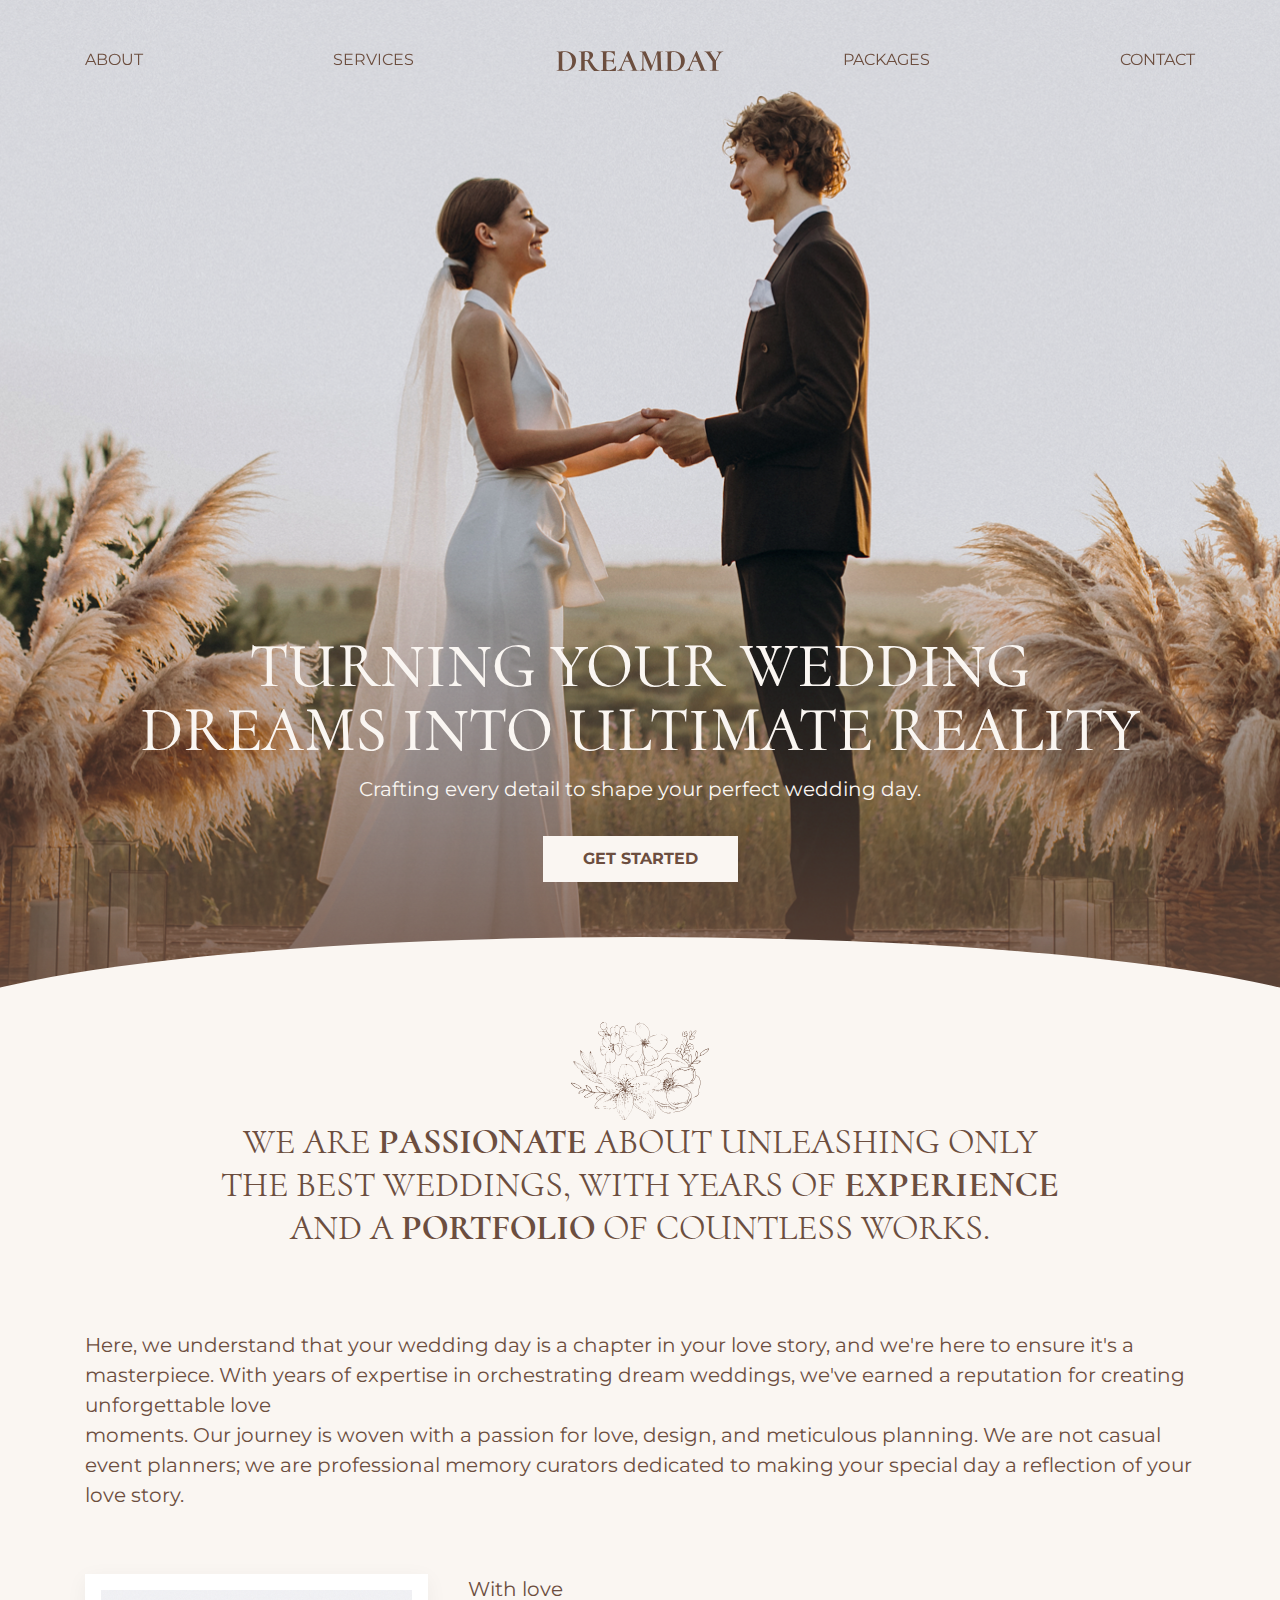
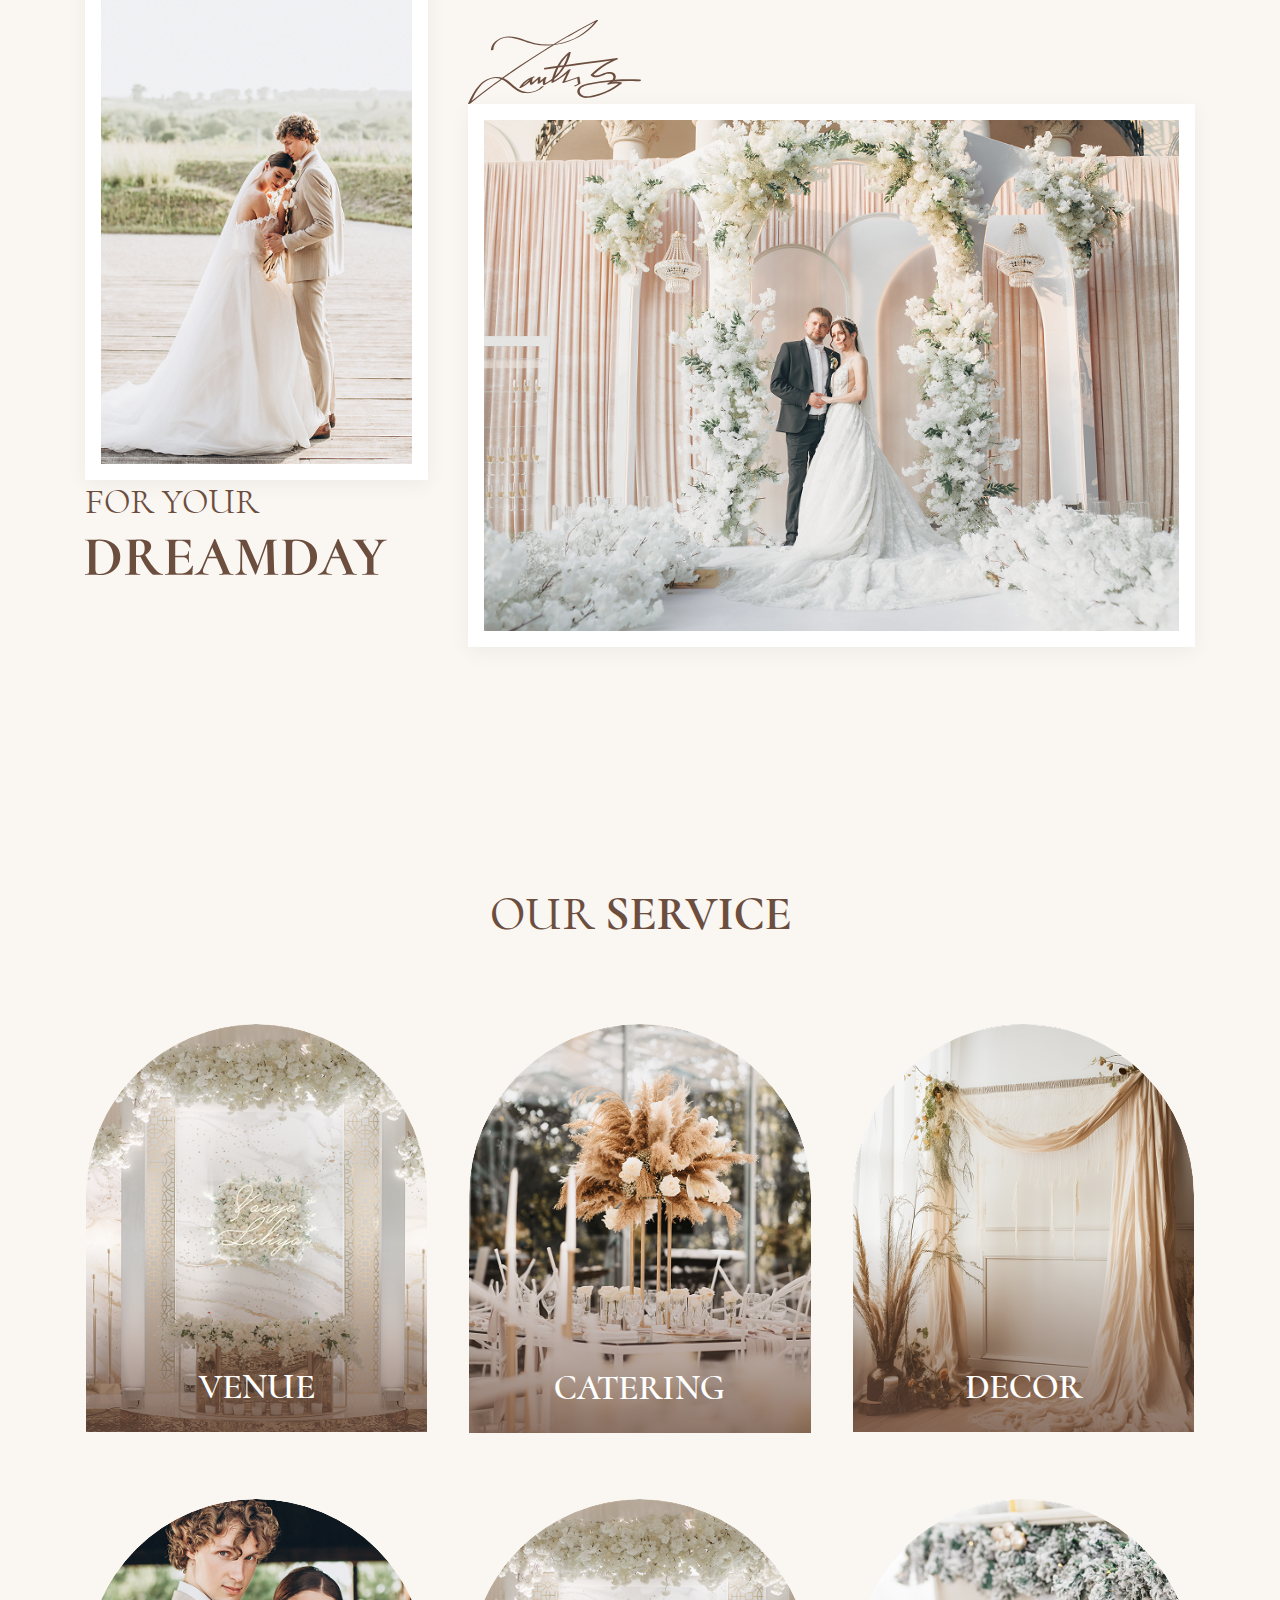
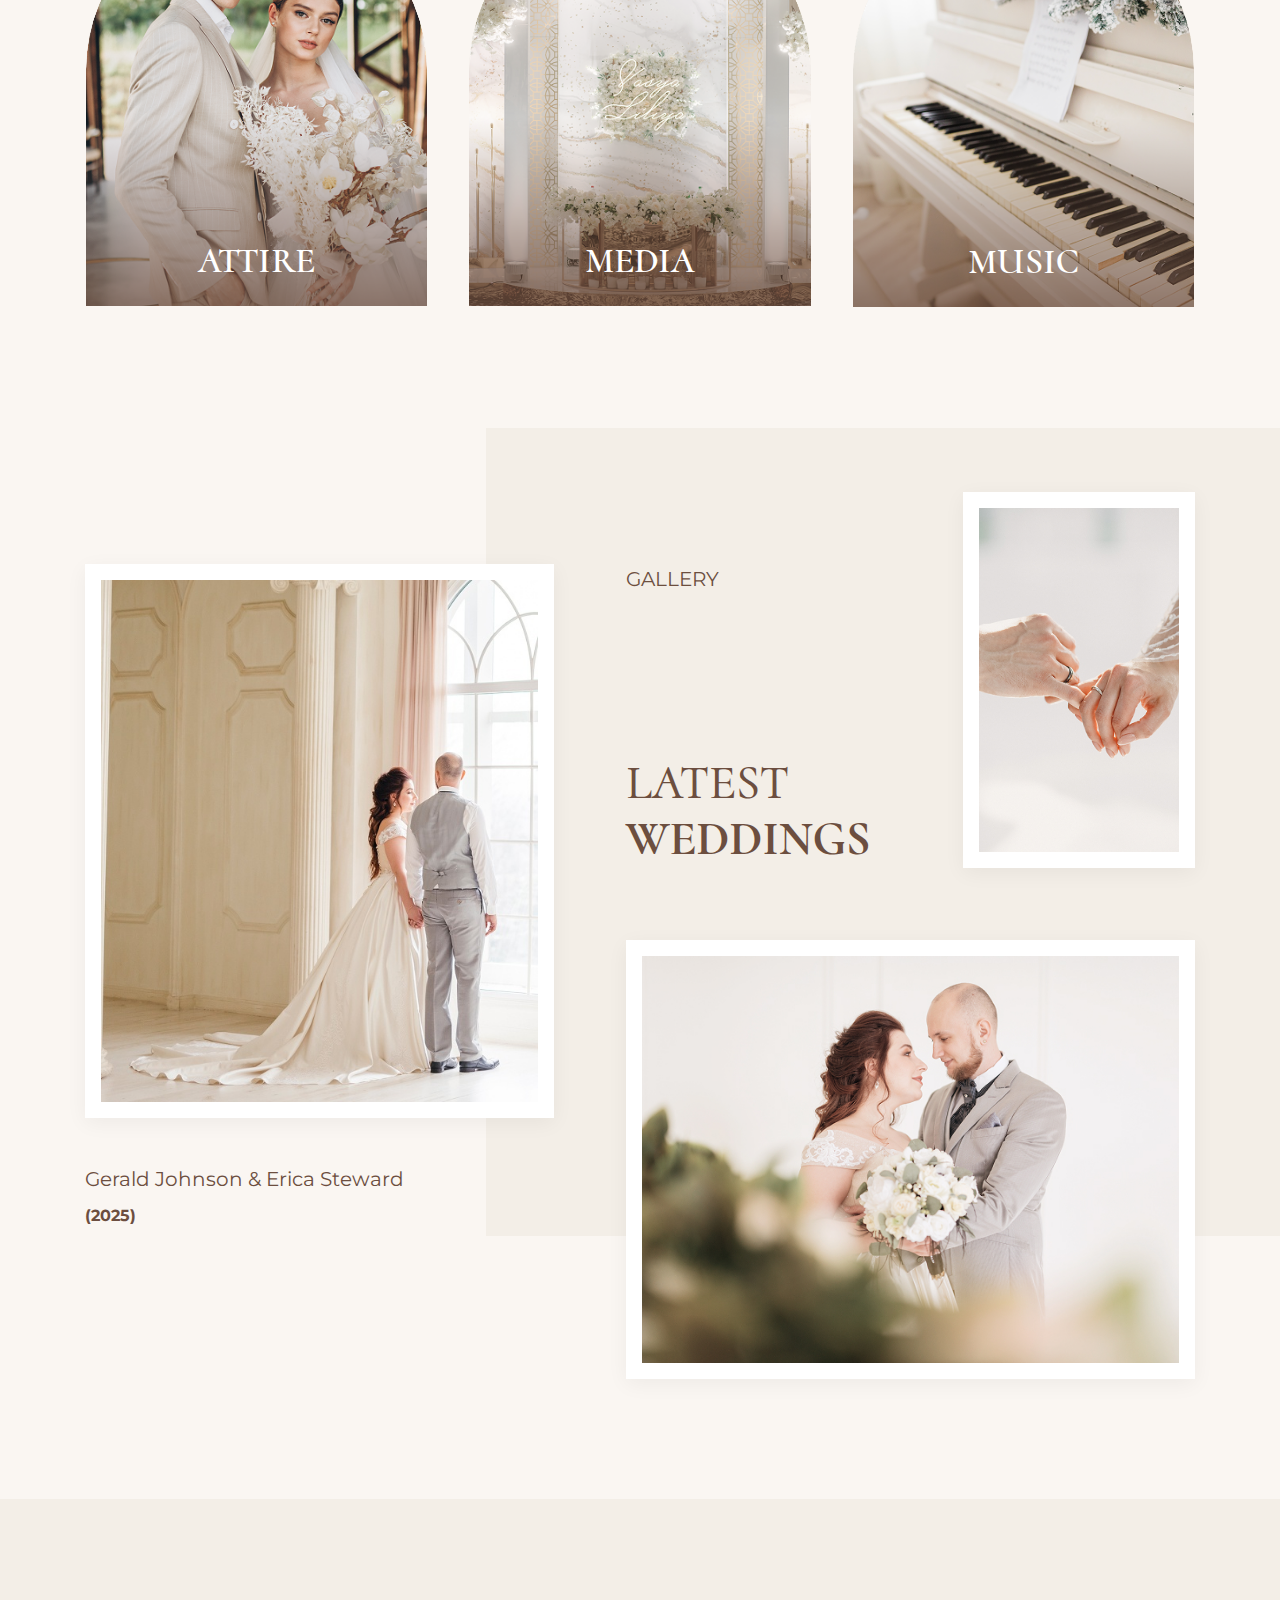
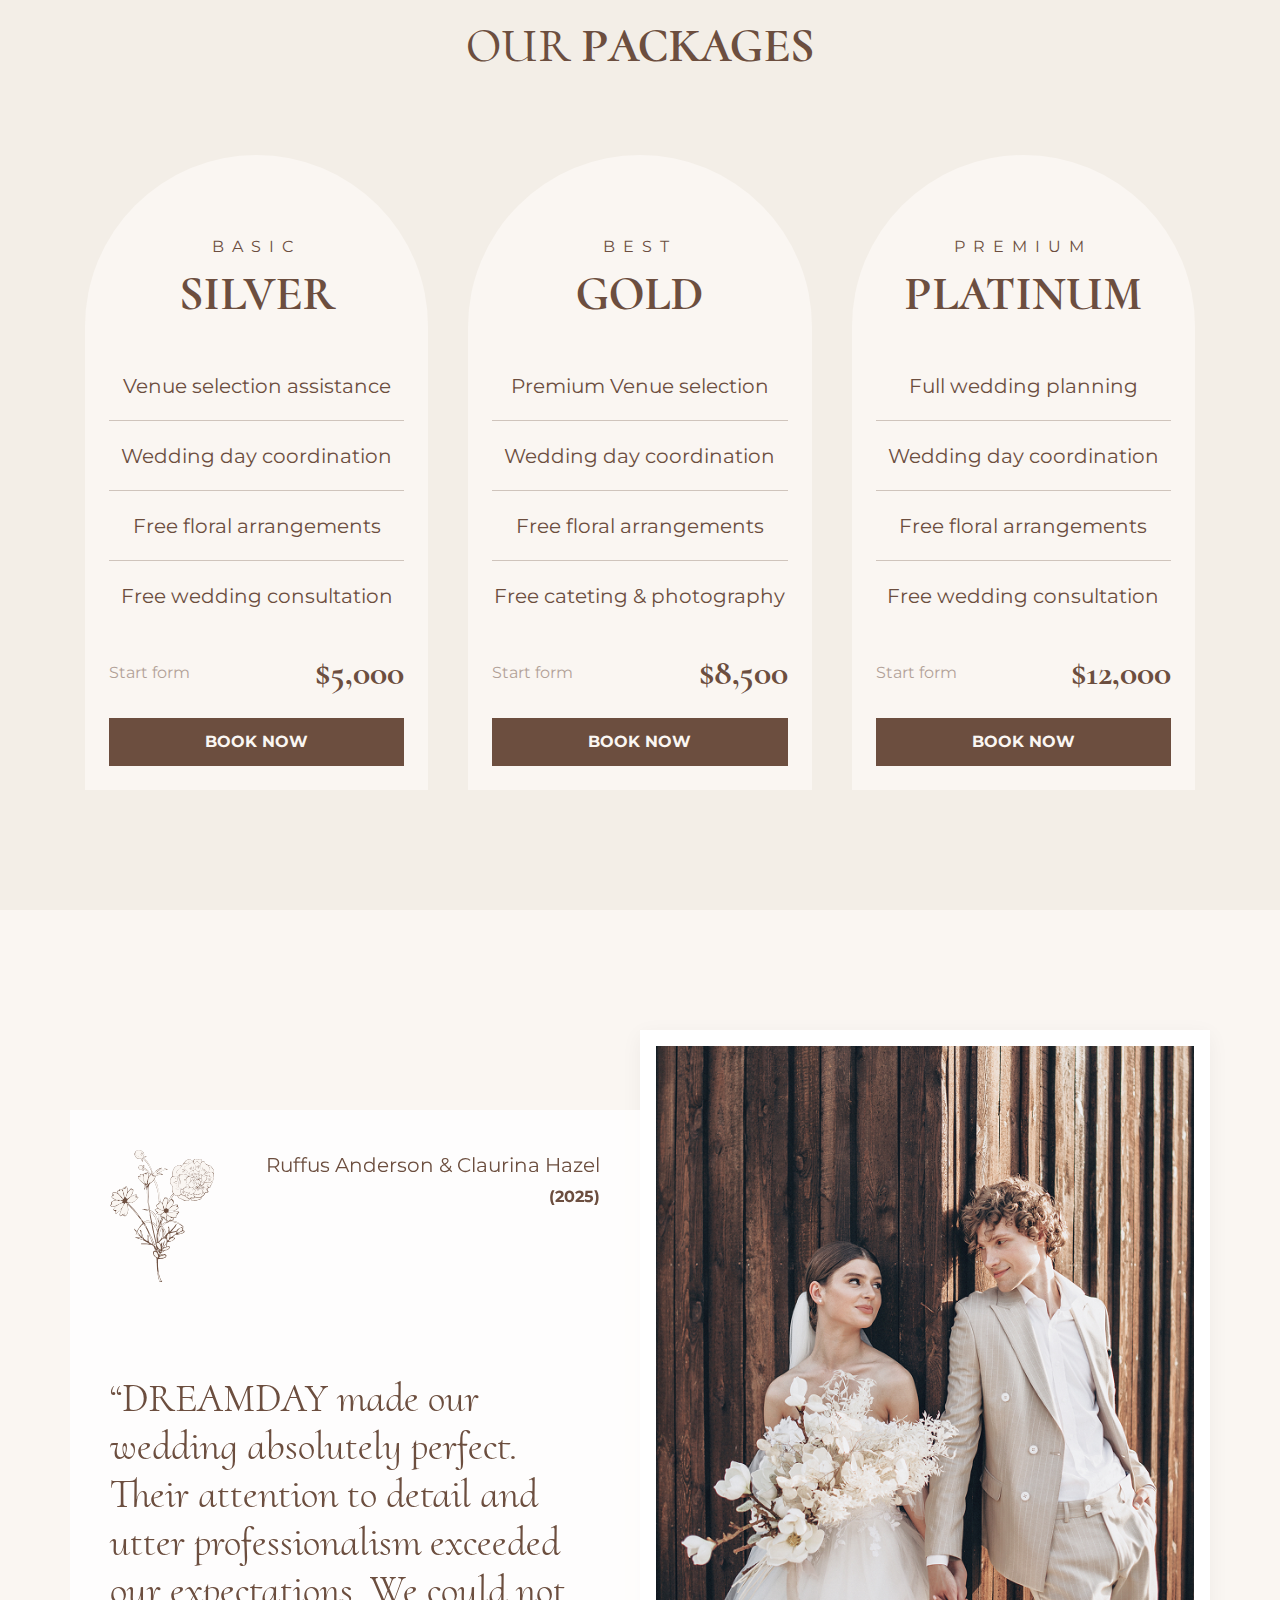
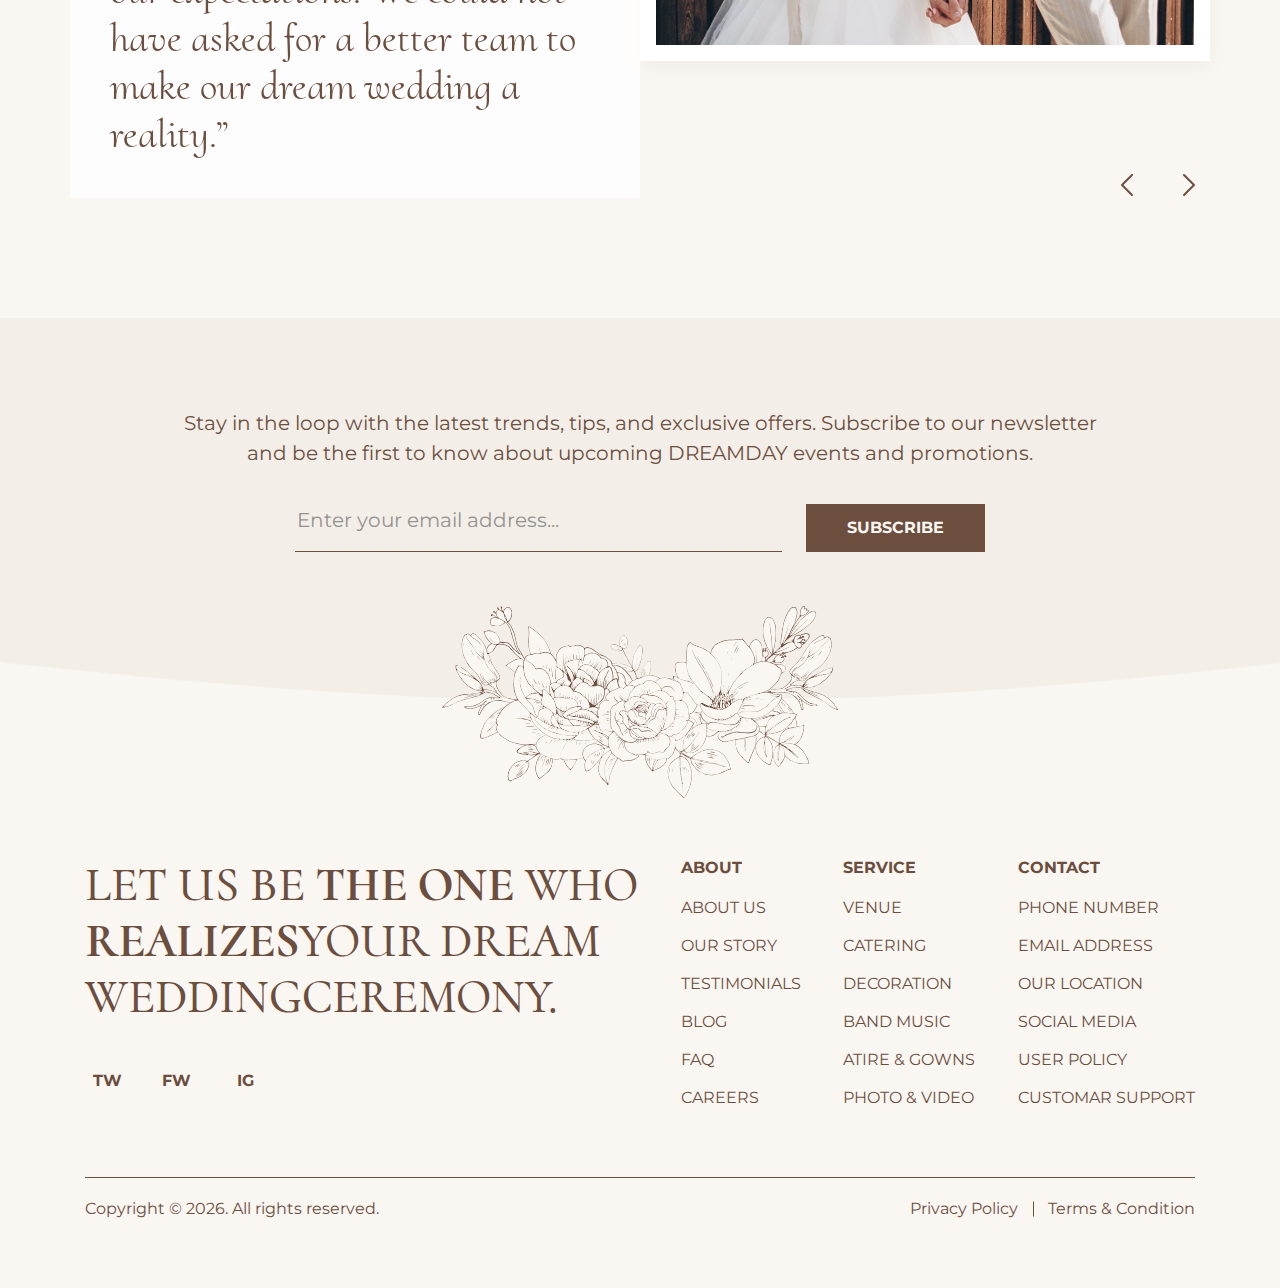
<file: index.html>
<!DOCTYPE html>
<html lang="en">
  <head>
    <meta charset="UTF-8">
    <meta name="viewport" content="width=device-width, initial-scale=1.0">
    <meta name="description" content="DreamDay - Wedding Planner Website HTML Template">
    <meta name="author" content="Laralink">
    <!-- Favicon -->
    <link rel="icon" href="assets/img/favicon.png">
    <!-- All CSS Files -->
    <link rel="stylesheet" href="assets/css/fontawesome.min.css">
    <link rel="stylesheet" href="assets/css/bootstrap.min.css">
    <link rel="stylesheet" href="assets/css/swiper.min.css">
    <link rel="stylesheet" href="assets/css/lightgallery.min.css">
    <link rel="stylesheet" href="assets/css/odometer.min.css">
    <link rel="stylesheet" href="assets/css/style.css">
    <!-- Site Title -->
    <title>DreamDay - Wedding Planner Website HTML Template</title>
  </head>
  <body>
    <!-- Start Header Section -->
    <header class="cs_site_header_style_1 cs_primary_color cs_sticky_header">
      <div class="cs_main_header position-relative">
        <div class="container">
          <div class="cs_main_header_in">
            <div class="cs_main_header_left">
              <a href="index.html" aria-label="Log with home page link" class="cs_site_brand">
                <svg width="167" height="20" viewBox="0 0 167 20" fill="none"
                  xmlns="http://www.w3.org/2000/svg">
                  <path d="M8.59673 20C8.00018 20 7.32906 19.9688 6.58337 19.9064C6.28509 19.8856 5.9229 19.8648 5.49679 19.844C5.07068 19.8232 4.59131 19.8128 4.05868 19.8128L1.69378 19.844C1.31028 19.8648 0.766994 19.8752 0.0639162 19.8752C0.0213054 19.8752 0 19.8128 0 19.688C0 19.5632 0.0213054 19.5008 0.0639162 19.5008C0.724383 19.5008 1.20375 19.4488 1.50203 19.3448C1.80031 19.2408 2.00271 19.0432 2.10923 18.7519C2.23707 18.4399 2.29033 17.9719 2.26902 17.3479V2.90172C2.22641 2.27769 2.14119 1.82007 2.01336 1.52886C1.90683 1.23765 1.70443 1.04004 1.40616 0.936036C1.10788 0.811232 0.660467 0.74883 0.0639162 0.74883C0.0213054 0.74883 0 0.686427 0 0.561623C0 0.436818 0.0213054 0.374416 0.0639162 0.374416L1.69378 0.405617C2.63122 0.447218 3.39821 0.468018 3.99476 0.468018C4.69784 0.468018 5.40092 0.436817 6.104 0.374416C6.99882 0.332813 7.65929 0.312012 8.0854 0.312012C10.3225 0.312012 12.3039 0.717629 14.0296 1.52886C15.7553 2.31929 17.0976 3.43214 18.0563 4.86739C19.0151 6.30265 19.4944 7.94592 19.4944 9.79719C19.4944 11.7941 18.9831 13.5725 17.9604 15.1326C16.9591 16.6719 15.6275 17.8679 13.9657 18.7207C12.3039 19.5736 10.5142 20 8.59673 20ZM8.3091 19.376C9.80048 19.376 11.1001 19.0328 12.208 18.3463C13.3159 17.6391 14.1681 16.6199 14.7646 15.2886C15.3825 13.9574 15.6914 12.3557 15.6914 10.4836C15.6914 8.88196 15.4251 7.36349 14.8925 5.92824C14.3598 4.47218 13.5076 3.27613 12.3358 2.34009C11.1853 1.40406 9.71526 0.936036 7.92561 0.936036C7.07339 0.936036 6.49815 1.09204 6.19987 1.40406C5.90159 1.69527 5.75246 2.21529 5.75246 2.96412V17.0047C5.77376 17.8575 5.95486 18.4711 6.29574 18.8456C6.65794 19.1992 7.32906 19.376 8.3091 19.376Z"
                    fill="currentColor" />
                  <path d="M43.0947 19.5008C43.1587 19.5008 43.1906 19.5632 43.1906 19.688C43.2119 19.8128 43.18 19.8752 43.0947 19.8752H37.8536C37.3423 19.8752 36.4475 19.0432 35.1691 17.3791C33.9121 15.6942 32.3888 13.1669 30.5991 9.79719C30.0026 9.9428 29.3421 10.0156 28.6177 10.0156C28.5112 10.0156 28.3727 9.9948 28.2023 9.9532V17.3479C28.181 17.9511 28.2236 18.4087 28.3301 18.7207C28.4579 19.012 28.671 19.22 28.9693 19.3448C29.2888 19.4488 29.7682 19.5008 30.4074 19.5008C30.4926 19.5008 30.5352 19.5632 30.5352 19.688C30.5565 19.8128 30.5246 19.8752 30.4393 19.8752C29.715 19.8752 29.161 19.8648 28.7775 19.844L26.4126 19.8128L24.0158 19.844C23.5897 19.8648 23.0144 19.8752 22.29 19.8752C22.2048 19.8752 22.1515 19.8128 22.1302 19.688C22.1302 19.5632 22.1728 19.5008 22.2581 19.5008C22.9611 19.5008 23.4831 19.4488 23.824 19.3448C24.1649 19.22 24.3886 19.012 24.4951 18.7207C24.623 18.4087 24.6975 17.9511 24.7188 17.3479V2.90172C24.7188 2.27769 24.6549 1.82007 24.5271 1.52886C24.4206 1.23765 24.2075 1.04004 23.8879 0.936036C23.5683 0.811232 23.0783 0.74883 22.4179 0.74883C22.3326 0.74883 22.29 0.686427 22.29 0.561623C22.29 0.436818 22.3326 0.374416 22.4179 0.374416L24.1116 0.405617C25.0491 0.447218 25.8161 0.468018 26.4126 0.468018C27.137 0.468018 27.9253 0.426417 28.7775 0.343213C29.4593 0.301612 29.9067 0.280811 30.1198 0.280811C32.2716 0.280811 33.8802 0.624025 34.9454 1.31045C36.032 1.99688 36.5753 2.95372 36.5753 4.18097C36.5753 5.0754 36.2664 5.93864 35.6485 6.77067C35.052 7.6027 34.253 8.29953 33.2516 8.86115C34.9135 11.5445 36.3196 13.6557 37.4701 15.195C38.6419 16.7135 39.6646 17.8159 40.5381 18.5023C41.4329 19.168 42.2851 19.5008 43.0947 19.5008ZM28.2023 9.07956C28.4579 9.14197 28.7669 9.17317 29.1291 9.17317C30.5352 9.17317 31.5259 8.87155 32.1012 8.26833C32.6977 7.66511 32.996 6.65627 32.996 5.24181C32.996 3.76495 32.6977 2.68331 32.1012 1.99688C31.5259 1.28965 30.8122 0.936036 29.96 0.936036C29.3847 0.936036 28.9906 0.977638 28.7775 1.06084C28.5645 1.12324 28.4153 1.28965 28.3301 1.56006C28.2662 1.80967 28.2236 2.27769 28.2023 2.96412V9.07956Z"
                    fill="currentColor" />
                  <path d="M59.3142 14.9142C59.3568 14.8726 59.4101 14.8518 59.474 14.8518C59.5379 14.8518 59.6018 14.8726 59.6658 14.9142C59.7297 14.935 59.751 14.9558 59.7297 14.9766C59.5166 16.3287 59.4101 17.8055 59.4101 19.4072C59.4101 19.5736 59.3781 19.6984 59.3142 19.7816C59.2503 19.844 59.1225 19.8752 58.9307 19.8752H44.3578C44.2726 19.8752 44.23 19.8128 44.23 19.688C44.23 19.5632 44.262 19.5008 44.3259 19.5008C44.965 19.5008 45.4231 19.4488 45.7001 19.3448C45.9983 19.2408 46.1901 19.0432 46.2753 18.7519C46.3818 18.4607 46.4351 17.9927 46.4351 17.3479V2.90172C46.4351 2.27769 46.3818 1.82007 46.2753 1.52886C46.1688 1.23765 45.9664 1.04004 45.6681 0.936036C45.3698 0.811232 44.9224 0.74883 44.3259 0.74883C44.262 0.74883 44.2193 0.686427 44.198 0.561623C44.198 0.436818 44.2193 0.374416 44.262 0.374416H58.0359C58.2063 0.374416 58.2916 0.468019 58.2916 0.655225L58.3555 4.77379C58.3555 4.83619 58.2916 4.86739 58.1637 4.86739C58.0572 4.86739 57.9933 4.84659 57.972 4.80499C57.6098 3.64015 56.9493 2.72491 55.9906 2.05928C55.0531 1.37285 53.9346 1.02964 52.635 1.02964H52.0278C51.3673 1.02964 50.8879 1.08164 50.5897 1.18565C50.3127 1.26885 50.1316 1.43526 50.0464 1.68487C49.9612 1.93448 49.9079 2.35049 49.8866 2.93292V9.29797H53.8813C54.9679 9.29797 55.7669 9.11076 56.2782 8.73635C56.7895 8.36193 57.0452 7.75871 57.0452 6.92668C57.0452 6.84347 57.1198 6.80187 57.2689 6.80187C57.418 6.80187 57.4926 6.85387 57.4926 6.95788L57.4606 8.67395C57.4393 8.92356 57.4287 9.27717 57.4287 9.73479C57.4287 10.4004 57.4393 10.8996 57.4606 11.2324L57.4926 12.9173C57.4926 13.0213 57.4287 13.0733 57.3009 13.0733C57.2369 13.0733 57.173 13.0629 57.1091 13.0421C57.0665 13.0005 57.0452 12.9589 57.0452 12.9173C57.0452 12.0229 56.7576 11.3469 56.1823 10.8892C55.6284 10.4108 54.8401 10.1716 53.8174 10.1716H49.8866V17.2231C49.8866 18.0551 50.0144 18.5959 50.2701 18.8456C50.547 19.0952 51.1116 19.22 51.9639 19.22H52.8587C54.2435 19.22 55.5112 18.8352 56.6617 18.0655C57.8122 17.2751 58.6964 16.2246 59.3142 14.9142Z"
                    fill="currentColor" />
                  <path d="M82.013 19.5008C82.0769 19.5008 82.1088 19.5632 82.1088 19.688C82.1088 19.8128 82.0769 19.8752 82.013 19.8752C81.6295 19.8752 81.0329 19.8544 80.2233 19.8128C79.3285 19.7712 78.6147 19.7504 78.0821 19.7504C77.5282 19.7504 76.8464 19.7712 76.0368 19.8128C75.2698 19.8544 74.7052 19.8752 74.343 19.8752C74.2578 19.8752 74.2152 19.8128 74.2152 19.688C74.2152 19.5632 74.2578 19.5008 74.343 19.5008C74.9822 19.5008 75.4402 19.4384 75.7172 19.3136C75.9942 19.168 76.1327 18.9184 76.1327 18.5647C76.1327 18.2527 76.0048 17.8159 75.7492 17.2543L72.9369 10.6708H67.8875L65.7143 15.8502C65.3734 16.6407 65.203 17.2751 65.203 17.7535C65.203 18.3567 65.448 18.804 65.938 19.0952C66.428 19.3656 67.1844 19.5008 68.2071 19.5008C68.2923 19.5008 68.3349 19.5632 68.3349 19.688C68.3349 19.8128 68.2816 19.8752 68.1751 19.8752C67.8981 19.8752 67.2909 19.8544 66.3535 19.8128C65.2882 19.7712 64.4786 19.7504 63.9247 19.7504C63.4133 19.7504 62.8168 19.7712 62.135 19.8128C61.5385 19.8544 61.0484 19.8752 60.6649 19.8752C60.5797 19.8752 60.5371 19.8128 60.5371 19.688C60.5371 19.5632 60.5797 19.5008 60.6649 19.5008C61.3041 19.5008 61.9965 19.168 62.7422 18.5023C63.5092 17.8159 64.1697 16.8591 64.7236 15.6318L71.4668 0.0936044C71.4668 0.0312015 71.5414 0 71.6905 0C71.8822 0 72.0207 0.0416017 72.1059 0.124805L79.2646 17.2543C79.5841 17.9823 79.8185 18.4711 79.9676 18.7207C80.1381 18.9704 80.3724 19.168 80.6707 19.3136C80.969 19.4384 81.4164 19.5008 82.013 19.5008ZM68.271 9.79719H72.5853L70.4122 4.71139L68.271 9.79719Z"
                    fill="currentColor" />
                  <path d="M106.758 19.5008C106.822 19.5008 106.854 19.5632 106.854 19.688C106.875 19.8128 106.843 19.8752 106.758 19.8752C106.119 19.8752 105.608 19.8648 105.224 19.844L102.859 19.8128L100.59 19.844C100.207 19.8648 99.6633 19.8752 98.9602 19.8752C98.8963 19.8752 98.8644 19.8128 98.8644 19.688C98.8644 19.5632 98.8963 19.5008 98.9602 19.5008C99.6207 19.5008 100.1 19.4488 100.398 19.3448C100.718 19.2408 100.931 19.0432 101.038 18.7519C101.144 18.4399 101.176 17.9719 101.133 17.3479L100.686 2.4649L94.55 19.6568C94.5074 19.74 94.4328 19.7816 94.3263 19.7816C94.1985 19.7816 94.1026 19.7296 94.0387 19.6256L86.944 3.24493L86.8801 15.819C86.8375 16.9631 87.0399 17.8679 87.4873 18.5335C87.956 19.1784 88.5952 19.5008 89.4048 19.5008C89.4687 19.5008 89.5006 19.5632 89.5006 19.688C89.5006 19.8128 89.4687 19.8752 89.4048 19.8752C88.8721 19.8752 88.446 19.8648 88.1264 19.844L86.2409 19.8128L84.5791 19.844C84.2595 19.8648 83.8014 19.8752 83.2049 19.8752C83.1623 19.8752 83.141 19.8128 83.141 19.688C83.141 19.5632 83.1623 19.5008 83.2049 19.5008C84.0145 19.5008 84.6537 19.1784 85.1224 18.5335C85.6124 17.8887 85.8574 17.0151 85.8574 15.9126L86.0172 1.77847C85.3567 1.09204 84.4619 0.74883 83.3327 0.74883C83.2688 0.74883 83.2368 0.686427 83.2368 0.561623C83.2368 0.436818 83.2688 0.374416 83.3327 0.374416C83.6523 0.374416 83.9186 0.384816 84.1317 0.405617L85.5059 0.436817L87.6151 0.405617C87.8495 0.384816 88.1371 0.374416 88.478 0.374416C88.7549 0.374416 88.9787 0.47842 89.1491 0.686428C89.3408 0.894436 89.5752 1.33125 89.8522 1.99688L95.4768 14.8206L100.302 1.15445C100.366 0.925637 100.494 0.73843 100.686 0.592824C100.899 0.447218 101.144 0.374416 101.421 0.374416C101.762 0.374416 102.05 0.384816 102.284 0.405617L103.722 0.436817L105.16 0.405617C105.373 0.384816 105.682 0.374416 106.087 0.374416C106.151 0.374416 106.183 0.436818 106.183 0.561623C106.183 0.686427 106.161 0.74883 106.119 0.74883C105.437 0.74883 104.926 0.863234 104.585 1.09204C104.265 1.30005 104.105 1.70567 104.105 2.30889C104.105 2.5377 104.116 2.71451 104.137 2.83931L104.585 17.3479C104.627 17.9719 104.702 18.4399 104.809 18.7519C104.936 19.0432 105.139 19.2408 105.416 19.3448C105.693 19.4488 106.14 19.5008 106.758 19.5008Z"
                    fill="currentColor" />
                  <path d="M117.423 20C116.826 20 116.155 19.9688 115.409 19.9064C115.111 19.8856 114.749 19.8648 114.323 19.844C113.897 19.8232 113.417 19.8128 112.885 19.8128L110.52 19.844C110.136 19.8648 109.593 19.8752 108.89 19.8752C108.847 19.8752 108.826 19.8128 108.826 19.688C108.826 19.5632 108.847 19.5008 108.89 19.5008C109.55 19.5008 110.03 19.4488 110.328 19.3448C110.626 19.2408 110.829 19.0432 110.935 18.7519C111.063 18.4399 111.116 17.9719 111.095 17.3479V2.90172C111.052 2.27769 110.967 1.82007 110.839 1.52886C110.733 1.23765 110.53 1.04004 110.232 0.936036C109.934 0.811232 109.487 0.74883 108.89 0.74883C108.847 0.74883 108.826 0.686427 108.826 0.561623C108.826 0.436818 108.847 0.374416 108.89 0.374416L110.52 0.405617C111.457 0.447218 112.224 0.468018 112.821 0.468018C113.524 0.468018 114.227 0.436817 114.93 0.374416C115.825 0.332813 116.485 0.312012 116.911 0.312012C119.149 0.312012 121.13 0.717629 122.856 1.52886C124.581 2.31929 125.924 3.43214 126.882 4.86739C127.841 6.30265 128.32 7.94592 128.32 9.79719C128.32 11.7941 127.809 13.5725 126.786 15.1326C125.785 16.6719 124.454 17.8679 122.792 18.7207C121.13 19.5736 119.34 20 117.423 20ZM117.135 19.376C118.627 19.376 119.926 19.0328 121.034 18.3463C122.142 17.6391 122.994 16.6199 123.591 15.2886C124.209 13.9574 124.517 12.3557 124.517 10.4836C124.517 8.88196 124.251 7.36349 123.719 5.92824C123.186 4.47218 122.334 3.27613 121.162 2.34009C120.011 1.40406 118.541 0.936036 116.752 0.936036C115.899 0.936036 115.324 1.09204 115.026 1.40406C114.728 1.69527 114.578 2.21529 114.578 2.96412V17.0047C114.6 17.8575 114.781 18.4711 115.122 18.8456C115.484 19.1992 116.155 19.376 117.135 19.376Z"
                    fill="currentColor" />
                  <path d="M150.236 19.5008C150.3 19.5008 150.332 19.5632 150.332 19.688C150.332 19.8128 150.3 19.8752 150.236 19.8752C149.852 19.8752 149.256 19.8544 148.446 19.8128C147.552 19.7712 146.838 19.7504 146.305 19.7504C145.751 19.7504 145.069 19.7712 144.26 19.8128C143.493 19.8544 142.928 19.8752 142.566 19.8752C142.481 19.8752 142.438 19.8128 142.438 19.688C142.438 19.5632 142.481 19.5008 142.566 19.5008C143.205 19.5008 143.663 19.4384 143.94 19.3136C144.217 19.168 144.356 18.9184 144.356 18.5647C144.356 18.2527 144.228 17.8159 143.972 17.2543L141.16 10.6708H136.111L133.937 15.8502C133.596 16.6407 133.426 17.2751 133.426 17.7535C133.426 18.3567 133.671 18.804 134.161 19.0952C134.651 19.3656 135.407 19.5008 136.43 19.5008C136.515 19.5008 136.558 19.5632 136.558 19.688C136.558 19.8128 136.505 19.8752 136.398 19.8752C136.121 19.8752 135.514 19.8544 134.577 19.8128C133.511 19.7712 132.702 19.7504 132.148 19.7504C131.636 19.7504 131.04 19.7712 130.358 19.8128C129.762 19.8544 129.271 19.8752 128.888 19.8752C128.803 19.8752 128.76 19.8128 128.76 19.688C128.76 19.5632 128.803 19.5008 128.888 19.5008C129.527 19.5008 130.22 19.168 130.965 18.5023C131.732 17.8159 132.393 16.8591 132.947 15.6318L139.69 0.0936044C139.69 0.0312015 139.764 0 139.914 0C140.105 0 140.244 0.0416017 140.329 0.124805L147.488 17.2543C147.807 17.9823 148.042 18.4711 148.191 18.7207C148.361 18.9704 148.595 19.168 148.894 19.3136C149.192 19.4384 149.639 19.5008 150.236 19.5008ZM136.494 9.79719H140.808L138.635 4.71139L136.494 9.79719Z"
                    fill="currentColor" />
                  <path d="M166.84 0.374416C166.947 0.374416 167 0.436818 167 0.561623C167 0.686427 166.947 0.74883 166.84 0.74883C166.095 0.74883 165.381 1.02964 164.699 1.59126C164.039 2.13209 163.378 2.98492 162.718 4.14977L159.522 10.078V17.3479C159.522 17.9927 159.575 18.4607 159.682 18.7519C159.809 19.0432 160.044 19.2408 160.385 19.3448C160.726 19.4488 161.28 19.5008 162.047 19.5008C162.132 19.5008 162.174 19.5632 162.174 19.688C162.174 19.8128 162.132 19.8752 162.047 19.8752C161.301 19.8752 160.726 19.8648 160.321 19.844L157.796 19.8128L155.144 19.844C154.717 19.8648 154.142 19.8752 153.418 19.8752C153.333 19.8752 153.29 19.8128 153.29 19.688C153.29 19.5632 153.333 19.5008 153.418 19.5008C154.185 19.5008 154.749 19.4488 155.112 19.3448C155.474 19.22 155.719 19.012 155.847 18.7207C155.996 18.4295 156.06 17.9719 156.038 17.3479L156.006 10.5148L150.925 2.96412C150.414 2.19449 149.924 1.63286 149.455 1.27925C149.008 0.925637 148.55 0.74883 148.081 0.74883C147.996 0.74883 147.953 0.686427 147.953 0.561623C147.932 0.436818 147.953 0.374416 148.017 0.374416L149.679 0.405617C150.488 0.447218 151.085 0.468018 151.468 0.468018C152.001 0.468018 152.8 0.447218 153.865 0.405617L155.495 0.374416C155.559 0.374416 155.591 0.416017 155.591 0.499219C155.591 0.561622 155.57 0.624025 155.527 0.686428C155.506 0.728029 155.474 0.74883 155.431 0.74883C154.877 0.74883 154.472 0.790431 154.217 0.873635C153.982 0.956838 153.865 1.09204 153.865 1.27925C153.865 1.46646 153.972 1.70567 154.185 1.99688L158.979 9.17317L161.983 3.46334C162.174 3.04732 162.27 2.67291 162.27 2.34009C162.27 1.86167 162.1 1.47686 161.759 1.18565C161.439 0.894435 160.971 0.74883 160.353 0.74883C160.268 0.74883 160.225 0.686427 160.225 0.561623C160.225 0.436818 160.257 0.374416 160.321 0.374416L162.047 0.405617C163.112 0.447218 163.932 0.468018 164.507 0.468018C164.869 0.468018 165.285 0.447218 165.754 0.405617L166.84 0.374416Z"
                    fill="currentColor" />
                </svg>
              </a>
            </div>
            <div class="cs_main_header_center">
              <div class="cs_nav">
                <div class="cs_nav_list_wrap">
                  <div class="cs_nav_links_wrap">
                    <ul class="cs_nav_list cs_mp_0">
                      <li><a href="about.html" aria-label="About page link">about</a></li>
                      <li><a href="services.html" aria-label="Services page link">Services</a></li>
                    </ul>
                    <ul class="cs_nav_list cs_mp_0">
                      <li><a href="packages.html" aria-label="Packages page link">Packages</a></li>
                      <li><a href="contact.html" aria-label="Contact page link">Contact</a></li>
                    </ul>
                  </div>
                </div>
              </div>
            </div>
          </div>
        </div>
      </div>
    </header>
    <!-- End Header Section -->
    <!-- Start Hero Section -->
    <section class="cs_hero_style_1 cs_bg_filed position-relative" data-src="assets/img/hero_home.png">
      <div class="cs_overlay cs_bg_filed" data-src="assets/img/hero_home_overlay.png"></div>
      <div class="container position-relative z-2">
        <div class="cs_hero_content cs_center_column text-center">
          <div class="cs_hero_text">
            <h1 class="cs_hero_title cs_fs_64 cs_secondary_color cs_mb_12">TURNING YOUR WEDDING DREAMS INTO ULTIMATE REALITY</h1>
            <p class="cs_secondary_color cs_mb_32">Crafting every detail to shape your perfect wedding day.</p>
            <a href="contact.html" aria-label="Contact page link" class="cs_btn_style_1"><span>Get Started</span>
            </a>
          </div>
        </div>
      </div>
    </section>
    <!-- End Hero Section -->
    <!-- Start About Section -->
    <section class="cs_about_section_style_1">
      <div class="container">
        <span class="cs_flower_shape cs_center">
        <img src="assets/img/flower.svg" alt="flower">
        </span>
        <div class="cs_horizental"></div>
        <div class="cs_about_details">
          <h2 class="cs_section_title cs_fs_40 cs_normal text-center mb-0">WE ARE <span class="cs_bold">PASSIONATE</span> ABOUT UNLEASHING ONLY
            <br> THE BEST WEDDINGS, WITH YEARS OF <span class="cs_bold">EXPERIENCE</span> <br>
            AND A <span class="cs_bold">PORTFOLIO</span> OF COUNTLESS WORKS.
          </h2>
          <div class="cs_height_80 cs_height_lg_24"></div>
          <div class="cs_about_details_text">
            <p class="mb-0">Here, we understand that your wedding day is a chapter in your love story, and we're here to ensure it's a masterpiece. With years of expertise in orchestrating dream weddings, we've earned a reputation for creating unforgettable love
            </p>
            <p class="mb-0">moments. Our journey is woven with a passion for love, design, and meticulous planning. We are not casual event planners; we are professional memory curators dedicated to making your special day a reflection of your love story.
            </p>
          </div>
          <div class="cs_height_64 cs_height_lg_30"></div>
          <div class="cs_about_details_img">
            <div class="row cs_row_gap_40">
              <div class="col-lg-4">
                <div class="cs_about_details_img_left">
                  <div class="cs_img_border">
                    <img src="assets/img/about_1.jpg" alt="about">
                  </div>
                  <div class="cs_section_heading_style_1">
                    <h3 class="cs_section_title cs_fs_40 cs_mb_16 cs_normal text-uppercase">For Your</h3>
                    <span>
                      <svg xmlns="http://www.w3.org/2000/svg" width="302" height="36"
                        viewBox="0 0 302 36" fill="none">
                        <path d="M15.5462 36C14.4674 36 13.2537 35.9438 11.9053 35.8315C11.3659 35.7941 10.7109 35.7566 9.94031 35.7192C9.16974 35.6817 8.30285 35.663 7.33964 35.663L3.063 35.7192C2.36949 35.7566 1.38702 35.7753 0.115585 35.7753C0.0385283 35.7753 0 35.663 0 35.4384C0 35.2137 0.0385283 35.1014 0.115585 35.1014C1.30996 35.1014 2.17685 35.0078 2.71625 34.8206C3.25564 34.6334 3.62166 34.2777 3.8143 33.7535C4.04547 33.1919 4.14179 32.3494 4.10327 31.2262V5.22309C4.02621 4.09984 3.8721 3.27613 3.64093 2.75195C3.44828 2.22777 3.08227 1.87207 2.54287 1.68487C2.00347 1.46022 1.19438 1.34789 0.115585 1.34789C0.0385283 1.34789 0 1.23557 0 1.01092C0 0.786272 0.0385283 0.673948 0.115585 0.673948L3.063 0.73011C4.75825 0.804992 6.14527 0.842433 7.22406 0.842433C8.49549 0.842433 9.76693 0.786271 11.0384 0.673948C12.6566 0.599064 13.8509 0.561622 14.6215 0.561622C18.667 0.561622 22.2501 1.29173 25.3709 2.75195C28.4917 4.17473 30.919 6.17785 32.6527 8.76131C34.3865 11.3448 35.2534 14.3027 35.2534 17.6349C35.2534 21.2293 34.3287 24.4306 32.4794 27.2387C30.6685 30.0094 28.2605 32.1622 25.2553 33.6973C22.2501 35.2324 19.0137 36 15.5462 36ZM15.026 34.8768C17.723 34.8768 20.0733 34.259 22.0767 33.0234C24.0802 31.7504 25.6213 29.9158 26.7001 27.5195C27.8174 25.1232 28.3761 22.2402 28.3761 18.8705C28.3761 15.9875 27.8945 13.2543 26.9313 10.6708C25.9681 8.04992 24.427 5.89704 22.3079 4.21217C20.2274 2.5273 17.5689 1.68487 14.3325 1.68487C12.7914 1.68487 11.7511 1.96568 11.2117 2.5273C10.6723 3.05148 10.4026 3.98752 10.4026 5.33541V30.6084C10.4412 32.1435 10.7687 33.2481 11.3851 33.922C12.0401 34.5585 13.2537 34.8768 15.026 34.8768Z"
                          fill="#6C4E3F" />
                        <path d="M77.9318 35.1014C78.0474 35.1014 78.1052 35.2137 78.1052 35.4384C78.1437 35.663 78.0859 35.7753 77.9318 35.7753H68.4538C67.5292 35.7753 65.911 34.2777 63.5993 31.2824C61.3261 28.2496 58.5713 23.7005 55.3349 17.6349C54.2561 17.897 53.0618 18.0281 51.7518 18.0281C51.5592 18.0281 51.3087 17.9906 51.0005 17.9158V31.2262C50.962 32.312 51.039 33.1357 51.2317 33.6973C51.4628 34.2215 51.8481 34.5959 52.3875 34.8206C52.9655 35.0078 53.8323 35.1014 54.9882 35.1014C55.1423 35.1014 55.2194 35.2137 55.2194 35.4384C55.2579 35.663 55.2001 35.7753 55.046 35.7753C53.736 35.7753 52.7343 35.7566 52.0408 35.7192L47.7641 35.663L43.4297 35.7192C42.6591 35.7566 41.6189 35.7753 40.3089 35.7753C40.1548 35.7753 40.0585 35.663 40.0199 35.4384C40.0199 35.2137 40.097 35.1014 40.2511 35.1014C41.5225 35.1014 42.4665 35.0078 43.0829 34.8206C43.6994 34.5959 44.1039 34.2215 44.2966 33.6973C44.5278 33.1357 44.6626 32.312 44.7011 31.2262V5.22309C44.7011 4.09984 44.5855 3.27613 44.3544 2.75195C44.1617 2.22777 43.7765 1.87207 43.1985 1.68487C42.6206 1.46022 41.7344 1.34789 40.5401 1.34789C40.386 1.34789 40.3089 1.23557 40.3089 1.01092C40.3089 0.786272 40.386 0.673948 40.5401 0.673948L43.6031 0.73011C45.2983 0.804992 46.6853 0.842433 47.7641 0.842433C49.0741 0.842433 50.4996 0.76755 52.0408 0.617783C53.2737 0.542901 54.0828 0.50546 54.4681 0.50546C58.3594 0.50546 61.2683 1.12325 63.1947 2.35881C65.1597 3.59438 66.1421 5.31669 66.1421 7.52574C66.1421 9.13573 65.5835 10.6895 64.4662 12.1872C63.3874 13.6849 61.9426 14.9392 60.1317 15.9501C63.1369 20.78 65.6798 24.5803 67.7603 27.351C69.8794 30.0842 71.7287 32.0686 73.3084 33.3042C74.9266 34.5023 76.4677 35.1014 77.9318 35.1014ZM51.0005 16.3432C51.4628 16.4555 52.0215 16.5117 52.6765 16.5117C55.2194 16.5117 57.0109 15.9688 58.0512 14.883C59.13 13.7972 59.6694 11.9813 59.6694 9.43526C59.6694 6.77691 59.13 4.82995 58.0512 3.59438C57.0109 2.32137 55.7202 1.68487 54.1791 1.68487C53.1388 1.68487 52.4261 1.75975 52.0408 1.90952C51.6555 2.02184 51.3858 2.32137 51.2317 2.80811C51.1161 3.25741 51.039 4.09984 51.0005 5.33541V16.3432Z"
                          fill="#6C4E3F" />
                        <path d="M107.263 26.8456C107.34 26.7707 107.436 26.7332 107.552 26.7332C107.667 26.7332 107.783 26.7707 107.899 26.8456C108.014 26.883 108.053 26.9204 108.014 26.9579C107.629 29.3916 107.436 32.0499 107.436 34.9329C107.436 35.2325 107.378 35.4571 107.263 35.6069C107.147 35.7192 106.916 35.7753 106.569 35.7753H80.216C80.0618 35.7753 79.9848 35.663 79.9848 35.4384C79.9848 35.2137 80.0426 35.1014 80.1582 35.1014C81.314 35.1014 82.1424 35.0078 82.6432 34.8206C83.1826 34.6334 83.5294 34.2777 83.6835 33.7535C83.8761 33.2293 83.9725 32.3869 83.9725 31.2262V5.22309C83.9725 4.09984 83.8761 3.27613 83.6835 2.75195C83.4909 2.22777 83.1248 1.87207 82.5854 1.68487C82.0461 1.46022 81.237 1.34789 80.1582 1.34789C80.0426 1.34789 79.9655 1.23557 79.927 1.01092C79.927 0.786272 79.9655 0.673948 80.0426 0.673948H104.951C105.259 0.673948 105.413 0.842434 105.413 1.17941L105.529 8.59282C105.529 8.70515 105.413 8.76131 105.182 8.76131C104.99 8.76131 104.874 8.72387 104.836 8.64899C104.181 6.55226 102.986 4.90484 101.252 3.70671C99.5572 2.47114 97.5344 1.85335 95.1842 1.85335H94.0862C92.8918 1.85335 92.0249 1.94696 91.4855 2.13416C90.9846 2.28393 90.6571 2.58346 90.503 3.03276C90.3489 3.48206 90.2526 4.23089 90.2141 5.27925V16.7363H97.4381C99.4031 16.7363 100.848 16.3994 101.773 15.7254C102.697 15.0515 103.16 13.9657 103.16 12.468C103.16 12.3183 103.294 12.2434 103.564 12.2434C103.834 12.2434 103.969 12.337 103.969 12.5242L103.911 15.6131C103.872 16.0624 103.853 16.6989 103.853 17.5226C103.853 18.7207 103.872 19.6193 103.911 20.2184L103.969 23.2512C103.969 23.4384 103.853 23.532 103.622 23.532C103.506 23.532 103.391 23.5133 103.275 23.4758C103.198 23.4009 103.16 23.3261 103.16 23.2512C103.16 21.6412 102.639 20.4243 101.599 19.6006C100.597 18.7395 99.1719 18.3089 97.3225 18.3089H90.2141V31.0016C90.2141 32.4992 90.4452 33.4727 90.9076 33.922C91.4084 34.3713 92.4294 34.5959 93.9706 34.5959H95.5888C98.0931 34.5959 100.386 33.9033 102.466 32.5179C104.547 31.0952 106.146 29.2044 107.263 26.8456Z"
                          fill="#6C4E3F" />
                        <path d="M148.311 35.1014C148.426 35.1014 148.484 35.2137 148.484 35.4384C148.484 35.663 148.426 35.7753 148.311 35.7753C147.617 35.7753 146.539 35.7379 145.074 35.663C143.456 35.5881 142.166 35.5507 141.202 35.5507C140.201 35.5507 138.968 35.5881 137.504 35.663C136.117 35.7379 135.096 35.7753 134.441 35.7753C134.287 35.7753 134.209 35.663 134.209 35.4384C134.209 35.2137 134.287 35.1014 134.441 35.1014C135.596 35.1014 136.425 34.9891 136.926 34.7644C137.427 34.5023 137.677 34.053 137.677 33.4165C137.677 32.8549 137.446 32.0686 136.984 31.0577L131.898 19.2075H122.767L118.837 28.5304C118.22 29.9532 117.912 31.0952 117.912 31.9563C117.912 33.0421 118.355 33.8471 119.241 34.3713C120.127 34.858 121.495 35.1014 123.344 35.1014C123.499 35.1014 123.576 35.2137 123.576 35.4384C123.576 35.663 123.479 35.7753 123.287 35.7753C122.786 35.7753 121.688 35.7379 119.993 35.663C118.066 35.5881 116.602 35.5507 115.6 35.5507C114.676 35.5507 113.597 35.5881 112.364 35.663C111.285 35.7379 110.399 35.7753 109.705 35.7753C109.551 35.7753 109.474 35.663 109.474 35.4384C109.474 35.2137 109.551 35.1014 109.705 35.1014C110.861 35.1014 112.113 34.5023 113.462 33.3042C114.849 32.0686 116.043 30.3463 117.045 28.1373L129.239 0.168488C129.239 0.0561626 129.374 0 129.644 0C129.991 0 130.241 0.0748831 130.395 0.224649L143.341 31.0577C143.919 32.3682 144.342 33.248 144.612 33.6973C144.92 34.1466 145.344 34.5023 145.884 34.7644C146.423 34.9891 147.232 35.1014 148.311 35.1014ZM123.46 17.6349H131.262L127.332 8.4805L123.46 17.6349Z"
                          fill="#6C4E3F" />
                        <path d="M193.059 35.1014C193.175 35.1014 193.233 35.2137 193.233 35.4384C193.271 35.663 193.214 35.7753 193.059 35.7753C191.904 35.7753 190.979 35.7566 190.285 35.7192L186.009 35.663L181.905 35.7192C181.212 35.7566 180.229 35.7753 178.958 35.7753C178.842 35.7753 178.785 35.663 178.785 35.4384C178.785 35.2137 178.842 35.1014 178.958 35.1014C180.152 35.1014 181.019 35.0078 181.559 34.8206C182.137 34.6334 182.522 34.2777 182.715 33.7535C182.907 33.1919 182.965 32.3494 182.888 31.2262L182.079 4.43682L170.983 35.3822C170.906 35.532 170.771 35.6069 170.578 35.6069C170.347 35.6069 170.174 35.5133 170.058 35.326L157.228 5.84087L157.112 28.4743C157.035 30.5335 157.401 32.1622 158.211 33.3604C159.058 34.5211 160.214 35.1014 161.678 35.1014C161.794 35.1014 161.851 35.2137 161.851 35.4384C161.851 35.663 161.794 35.7753 161.678 35.7753C160.715 35.7753 159.944 35.7566 159.366 35.7192L155.957 35.663L152.951 35.7192C152.373 35.7566 151.545 35.7753 150.466 35.7753C150.389 35.7753 150.351 35.663 150.351 35.4384C150.351 35.2137 150.389 35.1014 150.466 35.1014C151.93 35.1014 153.086 34.5211 153.934 33.3604C154.82 32.1997 155.263 30.6271 155.263 28.6427L155.552 3.20125C154.358 1.96568 152.74 1.34789 150.697 1.34789C150.582 1.34789 150.524 1.23557 150.524 1.01092C150.524 0.786272 150.582 0.673948 150.697 0.673948C151.275 0.673948 151.757 0.692669 152.142 0.73011L154.627 0.786271L158.442 0.73011C158.866 0.692669 159.386 0.673948 160.002 0.673948C160.503 0.673948 160.908 0.861156 161.216 1.23557C161.562 1.60998 161.986 2.39626 162.487 3.59438L172.659 26.6771L181.385 2.078C181.501 1.66615 181.732 1.32917 182.079 1.06708C182.464 0.804993 182.907 0.673948 183.408 0.673948C184.024 0.673948 184.545 0.692669 184.968 0.73011L187.569 0.786271L190.17 0.73011C190.555 0.692669 191.114 0.673948 191.846 0.673948C191.961 0.673948 192.019 0.786272 192.019 1.01092C192.019 1.23557 191.981 1.34789 191.904 1.34789C190.671 1.34789 189.746 1.55382 189.129 1.96568C188.552 2.34009 188.263 3.0702 188.263 4.15601C188.263 4.56786 188.282 4.88612 188.32 5.11077L189.129 31.2262C189.207 32.3494 189.341 33.1919 189.534 33.7535C189.765 34.2777 190.131 34.6334 190.632 34.8206C191.133 35.0078 191.942 35.1014 193.059 35.1014Z"
                          fill="#6C4E3F" />
                        <path d="M212.345 36C211.267 36 210.053 35.9438 208.704 35.8315C208.165 35.7941 207.51 35.7566 206.739 35.7192C205.969 35.6817 205.102 35.663 204.139 35.663L199.862 35.7192C199.169 35.7566 198.186 35.7753 196.915 35.7753C196.838 35.7753 196.799 35.663 196.799 35.4384C196.799 35.2137 196.838 35.1014 196.915 35.1014C198.109 35.1014 198.976 35.0078 199.515 34.8206C200.055 34.6334 200.421 34.2777 200.613 33.7535C200.845 33.1919 200.941 32.3494 200.902 31.2262V5.22309C200.825 4.09984 200.671 3.27613 200.44 2.75195C200.247 2.22777 199.881 1.87207 199.342 1.68487C198.803 1.46022 197.994 1.34789 196.915 1.34789C196.838 1.34789 196.799 1.23557 196.799 1.01092C196.799 0.786272 196.838 0.673948 196.915 0.673948L199.862 0.73011C201.557 0.804992 202.944 0.842433 204.023 0.842433C205.295 0.842433 206.566 0.786271 207.838 0.673948C209.456 0.599064 210.65 0.561622 211.421 0.561622C215.466 0.561622 219.049 1.29173 222.17 2.75195C225.291 4.17473 227.718 6.17785 229.452 8.76131C231.186 11.3448 232.053 14.3027 232.053 17.6349C232.053 21.2293 231.128 24.4306 229.279 27.2387C227.468 30.0094 225.06 32.1622 222.055 33.6973C219.049 35.2324 215.813 36 212.345 36ZM211.825 34.8768C214.522 34.8768 216.872 34.259 218.876 33.0234C220.879 31.7504 222.421 29.9158 223.499 27.5195C224.617 25.1232 225.175 22.2402 225.175 18.8705C225.175 15.9875 224.694 13.2543 223.73 10.6708C222.767 8.04992 221.226 5.89704 219.107 4.21217C217.027 2.5273 214.368 1.68487 211.132 1.68487C209.591 1.68487 208.55 1.96568 208.011 2.5273C207.472 3.05148 207.202 3.98752 207.202 5.33541V30.6084C207.24 32.1435 207.568 33.2481 208.184 33.922C208.839 34.5585 210.053 34.8768 211.825 34.8768Z"
                          fill="#6C4E3F" />
                        <path d="M271.684 35.1014C271.8 35.1014 271.858 35.2137 271.858 35.4384C271.858 35.663 271.8 35.7753 271.684 35.7753C270.991 35.7753 269.912 35.7379 268.448 35.663C266.83 35.5881 265.539 35.5507 264.576 35.5507C263.574 35.5507 262.341 35.5881 260.877 35.663C259.49 35.7379 258.469 35.7753 257.814 35.7753C257.66 35.7753 257.583 35.663 257.583 35.4384C257.583 35.2137 257.66 35.1014 257.814 35.1014C258.97 35.1014 259.798 34.9891 260.299 34.7644C260.8 34.5023 261.05 34.053 261.05 33.4165C261.05 32.8549 260.819 32.0686 260.357 31.0577L255.271 19.2075H246.14L242.21 28.5304C241.594 29.9532 241.285 31.0952 241.285 31.9563C241.285 33.0421 241.728 33.8471 242.615 34.3713C243.501 34.858 244.869 35.1014 246.718 35.1014C246.872 35.1014 246.949 35.2137 246.949 35.4384C246.949 35.663 246.853 35.7753 246.66 35.7753C246.159 35.7753 245.061 35.7379 243.366 35.663C241.44 35.5881 239.975 35.5507 238.974 35.5507C238.049 35.5507 236.97 35.5881 235.737 35.663C234.659 35.7379 233.772 35.7753 233.079 35.7753C232.925 35.7753 232.848 35.663 232.848 35.4384C232.848 35.2137 232.925 35.1014 233.079 35.1014C234.235 35.1014 235.487 34.5023 236.835 33.3042C238.222 32.0686 239.417 30.3463 240.419 28.1373L252.613 0.168488C252.613 0.0561626 252.748 0 253.017 0C253.364 0 253.614 0.0748831 253.769 0.224649L266.714 31.0577C267.292 32.3682 267.716 33.248 267.986 33.6973C268.294 34.1466 268.718 34.5023 269.257 34.7644C269.796 34.9891 270.605 35.1014 271.684 35.1014ZM246.833 17.6349H254.635L250.706 8.4805L246.833 17.6349Z"
                          fill="#6C4E3F" />
                        <path d="M301.711 0.673948C301.904 0.673948 302 0.786272 302 1.01092C302 1.23557 301.904 1.34789 301.711 1.34789C300.363 1.34789 299.072 1.85335 297.839 2.86427C296.645 3.83775 295.45 5.37286 294.256 7.46958L288.477 18.1404V31.2262C288.477 32.3869 288.573 33.2293 288.766 33.7535C288.997 34.2777 289.421 34.6334 290.037 34.8206C290.653 35.0078 291.655 35.1014 293.042 35.1014C293.196 35.1014 293.273 35.2137 293.273 35.4384C293.273 35.663 293.196 35.7753 293.042 35.7753C291.694 35.7753 290.653 35.7566 289.921 35.7192L285.356 35.663L280.559 35.7192C279.788 35.7566 278.748 35.7753 277.438 35.7753C277.284 35.7753 277.207 35.663 277.207 35.4384C277.207 35.2137 277.284 35.1014 277.438 35.1014C278.825 35.1014 279.846 35.0078 280.501 34.8206C281.156 34.5959 281.599 34.2215 281.83 33.6973C282.1 33.1732 282.216 32.3494 282.177 31.2262L282.119 18.9267L272.93 5.33541C272.006 3.95008 271.12 2.93916 270.272 2.30265C269.463 1.66615 268.634 1.34789 267.787 1.34789C267.633 1.34789 267.556 1.23557 267.556 1.01092C267.517 0.786272 267.556 0.673948 267.671 0.673948L270.676 0.73011C272.141 0.804992 273.219 0.842433 273.913 0.842433C274.876 0.842433 276.321 0.804992 278.247 0.73011L281.195 0.673948C281.31 0.673948 281.368 0.74883 281.368 0.898594C281.368 1.01092 281.33 1.12324 281.253 1.23557C281.214 1.31045 281.156 1.34789 281.079 1.34789C280.077 1.34789 279.345 1.42278 278.883 1.57254C278.459 1.72231 278.247 1.96568 278.247 2.30265C278.247 2.63963 278.44 3.0702 278.825 3.59438L287.494 16.5117L292.927 6.23401C293.273 5.48518 293.447 4.81123 293.447 4.21217C293.447 3.35101 293.139 2.65835 292.522 2.13416C291.944 1.60998 291.096 1.34789 289.979 1.34789C289.825 1.34789 289.748 1.23557 289.748 1.01092C289.748 0.786272 289.806 0.673948 289.921 0.673948L293.042 0.73011C294.969 0.804992 296.452 0.842433 297.492 0.842433C298.147 0.842433 298.898 0.804992 299.746 0.73011L301.711 0.673948Z"
                          fill="#6C4E3F" />
                      </svg>
                    </span>
                  </div>
                </div>
              </div>
              <div class="col-lg-8">
                <div class="cs_about_details_img_right">
                  <div class="cs_signature">
                    <div class="cs_mb_16">With love</div>
                    <span>
                    <img src="assets/img/signature.svg" alt="signature">
                    </span>
                  </div>
                  <div class="cs_img_border">
                    <img src="assets/img/about_2.jpg" alt="about">
                  </div>
                </div>
              </div>
            </div>
          </div>
        </div>
      </div>
      <div class="cs_height_120 cs_height_lg_0"></div>
    </section>
    <!-- End About Section -->
    <!-- Start Services Section -->
    <section>
      <div class="cs_height_120 cs_height_lg_80"></div>
      <div class="container">
        <div class="cs_section_heading_style_1 text-center">
          <h2 class="cs_section_title cs_fs_48 text-uppercase mb-0">Our <span class="cs_bold">Service</span></h2>
        </div>
        <div class="cs_height_80 cs_height_lg_40"></div>
        <div class="row cs_row_gap_40 cs_gap_y_64 justify-content-center">
          <div class="col-lg-4 col-md-6">
            <div class="cs_card_style_1 position-relative">
              <div class="cs_card_thumbnail">
                <img src="assets/img/card_1.png" alt="card img">
              </div>
              <h3 class="cs_card_title cs_fs_40 cs_semibold cs_white_color text-uppercase mb-0">Venue</h3>
              <div class="cs_card_details cs_center_column text-center">
                <span class="cs_card_icon cs_center cs_mb_16">
                <img src="assets/img/media_icon.svg" alt="media_icon">
                </span>
                <h3 class="cs_fs_40 cs_semibold text-uppercase cs_mb_8">Venue</h3>
                <p class="cs_fs_16 text-center">Capture every moment with the artistry of our talented
                  on-site photographers & videographers.
                </p>
                <a href="contact.html" aria-label="Contact page link" class="cs_btn_style_1 cs_brown w-100"><span>Book Now</span></a>
              </div>
            </div>
          </div>
          <div class="col-lg-4 col-md-6">
            <div class="cs_card_style_1 position-relative">
              <div class="cs_card_thumbnail">
                <img src="assets/img/card_2.png" alt="card img">
              </div>
              <h3 class="cs_card_title cs_fs_40 cs_semibold cs_white_color text-uppercase mb-0">Catering</h3>
              <div class="cs_card_details cs_center_column text-center">
                <span class="cs_card_icon cs_center cs_mb_16">
                <img src="assets/img/media_icon.svg" alt="camera">
                </span>
                <h3 class="cs_fs_40 cs_semibold text-uppercase cs_mb_8">Catering</h3>
                <p class="cs_fs_16 text-center">Capture every moment with the artistry of our talented
                  on-site photographers & videographers.
                </p>
                <a href="contact.html" aria-label="Contact page link" class="cs_btn_style_1 cs_brown w-100"><span>Book Now</span></a>
              </div>
            </div>
          </div>
          <div class="col-lg-4 col-md-6">
            <div class="cs_card_style_1 position-relative">
              <div class="cs_card_thumbnail">
                <img src="assets/img/card_3.png" alt="card img">
              </div>
              <h3 class="cs_card_title cs_fs_40 cs_semibold cs_white_color text-uppercase mb-0">Decor</h3>
              <div class="cs_card_details cs_center_column text-center">
                <span class="cs_card_icon cs_center cs_mb_16">
                <img src="assets/img/media_icon.svg" alt="camera">
                </span>
                <h3 class="cs_fs_40 cs_semibold text-uppercase cs_mb_8">Decor</h3>
                <p class="cs_fs_16 text-center">Capture every moment with the artistry of our talented
                  on-site photographers & videographers.
                </p>
                <a href="contact.html" aria-label="Contact page link" class="cs_btn_style_1 cs_brown w-100"><span>Book Now</span></a>
              </div>
            </div>
          </div>
          <div class="col-lg-4 col-md-6">
            <div class="cs_card_style_1 position-relative">
              <div class="cs_card_thumbnail">
                <img src="assets/img/card_4.png" alt="card img">
              </div>
              <h3 class="cs_card_title cs_fs_40 cs_semibold cs_white_color text-uppercase mb-0">Attire</h3>
              <div class="cs_card_details cs_center_column text-center">
                <span class="cs_card_icon cs_center cs_mb_16">
                <img src="assets/img/media_icon.svg" alt="media_icon">
                </span>
                <h3 class="cs_fs_40 cs_semibold text-uppercase cs_mb_8">Attire</h3>
                <p class="cs_fs_16 text-center">Capture every moment with the artistry of our talented
                  on-site photographers & videographers.
                </p>
                <a href="contact.html" aria-label="Contact page link" class="cs_btn_style_1 cs_brown w-100"><span>Book Now</span></a>
              </div>
            </div>
          </div>
          <div class="col-lg-4 col-md-6">
            <div class="cs_card_style_1 position-relative">
              <div class="cs_card_thumbnail">
                <img src="assets/img/card_1.png" alt="card img">
              </div>
              <h3 class="cs_card_title cs_fs_40 cs_semibold cs_white_color  text-uppercase mb-0">Media</h3>
              <div class="cs_card_details cs_center_column text-center">
                <span class="cs_card_icon cs_center cs_mb_16">
                <img src="assets/img/media_icon.svg" alt="camera">
                </span>
                <h3 class="cs_fs_40 cs_semibold  text-uppercase cs_mb_8">Media</h3>
                <p class="cs_fs_16 text-center">Capture every moment with the artistry of our talented
                  on-site photographers & videographers.
                </p>
                <a href="contact.html" aria-label="Contact page link" class="cs_btn_style_1 cs_brown w-100"><span>Book Now</span></a>
              </div>
            </div>
          </div>
          <div class="col-lg-4 col-md-6">
            <div class="cs_card_style_1 position-relative">
              <div class="cs_card_thumbnail">
                <img src="assets/img/card_5.png" alt="card img">
              </div>
              <h3 class="cs_card_title cs_fs_40 cs_semibold cs_white_color text-uppercase mb-0">Music</h3>
              <div class="cs_card_details cs_center_column text-center">
                <span class="cs_card_icon cs_center cs_mb_16">
                <img src="assets/img/media_icon.svg" alt="camera">
                </span>
                <h3 class="cs_fs_40 cs_semibold text-uppercase cs_mb_8">Music</h3>
                <p class="cs_fs_16 text-center">Capture every moment with the artistry of our talented
                  on-site photographers & videographers.
                </p>
                <a href="contact.html" aria-label="Contact page link" class="cs_btn_style_1 cs_brown w-100"><span>Book Now</span></a>
              </div>
            </div>
          </div>
        </div>
      </div>
      <div class="cs_height_120 cs_height_lg_80"></div>
    </section>
    <!-- End Services Section -->
    <!-- Start Gallery Section -->
    <section class="cs_gallery_section">
      <div class="cs_height_64 cs_height_lg_50"></div>
      <div class="container">
        <div class="cs_gallery_style_1 d-flex">
          <div class="cs_gallery_left">
            <div class="cs_height_72 cs_height_lg_30"></div>
            <div class="cs_gallery_left_img cs_img_border">
              <img src="assets/img/gallery_img_1.jpg" alt="Wedding Gallery">
            </div>
            <div class="cs_height_46 cs_height_lg_30"></div>
            <div class="cs_wedding_info">
              <p class="cs_mb_5">Gerald Johnson & Erica Steward</p>
              <strong class="cs_fs_16">(2025)</strong>
            </div>
          </div>
          <div class="cs_gallery_right">
            <div class="cs_gallery_right_top">
              <div class="cs_section_heading_style_1">
                <p class="cs_section_subtitle text-uppercase cs_mb_16">Gallery</p>
                <h2 class="cs_section_title cs_fs_48 text-uppercase mb-0">Latest <span class="cs_bold">Weddings</span>
                </h2>
              </div>
              <div class="cs_gallery_right_top_img cs_img_border">
                <img src="assets/img/gallery_img_2.jpg" alt="Wedding gallery">
              </div>
            </div>
            <div class="cs_height_72 cs_height_lg_30"></div>
            <div class="cs_gallery_right_bottom cs_img_border">
              <img src="assets/img/gallery_img_3.jpg" alt="Wedding gallery">
            </div>
          </div>
        </div>
      </div>
    </section>
    <div class="cs_height_120 cs_height_lg_80"></div>
    <!-- End Gallery Section -->
    <!-- Start Package Section -->
    <section class="cs_gray_bg">
      <div class="cs_height_120 cs_height_lg_80"></div>
      <div class="container">
        <div class="cs_section_heading_style_1 text-center">
          <h2 class="cs_section_title cs_fs_48 text-uppercase mb-0">Our <span class="cs_bold">Packages</span>
          </h2>
        </div>
        <div class="cs_height_80 cs_height_lg_40"></div>
        <div class="row cs_row_gap_40 cs_gap_y_30 justify-content-center">
          <div class="col-lg-4 col-md-6">
            <div class="cs_card_style_5 cs_secondary_bg">
              <div class="cs_card_head">
                <p class="cs_fs_16 text-center text-uppercase mb-0">Basic</p>
                <h2 class="cs_section_title cs_fs_48 text-center cs_bold text-uppercase mb-0">Silver</h2>
              </div>
              <div class="cs_height_48 cs_height_lg_30"></div>
              <ul class="cs_card_feature_list text-center cs_mp_0">
                <li>Venue selection assistance</li>
                <li>Wedding day coordination</li>
                <li>Free floral arrangements</li>
                <li>Free wedding consultation</li>
              </ul>
              <div class="cs_price">
                <p class="cs_fs_16 mb-0">Start form</p>
                <p class="cs_fs_40 cs_bold cs_primary_font mb-0">$5,000</p>
              </div>
              <a href="contact.html" aria-label="Contact page link" class="cs_btn_style_1 cs_brown w-100"><span>Book Now</span></a>
            </div>
          </div>
          <div class="col-lg-4 col-md-6">
            <div class="cs_card_style_5 cs_secondary_bg">
              <div class="cs_card_head">
                <p class="cs_fs_16 text-center text-uppercase mb-0">Best</p>
                <h2 class="cs_section_title cs_fs_48 text-center cs_bold text-uppercase mb-0">Gold</h2>
              </div>
              <div class="cs_height_48 cs_height_lg_30"></div>
              <ul class="cs_card_feature_list text-center cs_mp_0">
                <li>Premium Venue selection</li>
                <li>Wedding day coordination</li>
                <li>Free floral arrangements</li>
                <li>Free cateting & photography</li>
              </ul>
              <div class="cs_price">
                <p class="cs_fs_16 mb-0">Start form</p>
                <p class="cs_fs_40 cs_bold cs_primary_font mb-0">$8,500</p>
              </div>
              <a href="contact.html" aria-label="Contact page link" class="cs_btn_style_1 cs_brown w-100"><span>Book Now</span></a>
            </div>
          </div>
          <div class="col-lg-4 col-md-6">
            <div class="cs_card_style_5 cs_secondary_bg">
              <div class="cs_card_head">
                <p class="cs_fs_16 text-center text-uppercase mb-0">Premium</p>
                <h2 class="cs_section_title cs_fs_48 text-center cs_bold text-uppercase mb-0">Platinum</h2>
              </div>
              <div class="cs_height_48 cs_height_lg_30"></div>
              <ul class="cs_card_feature_list text-center cs_mp_0">
                <li>Full wedding planning</li>
                <li>Wedding day coordination</li>
                <li>Free floral arrangements</li>
                <li>Free wedding consultation</li>
              </ul>
              <div class="cs_price">
                <p class="cs_fs_16 mb-0">Start form</p>
                <p class="cs_fs_40 cs_bold cs_primary_font mb-0">$12,000</p>
              </div>
              <a href="contact.html" aria-label="Contact page link" class="cs_btn_style_1 cs_brown w-100"><span>Book Now</span></a>
            </div>
          </div>
        </div>
      </div>
      <div class="cs_height_120 cs_height_lg_80"></div>
    </section>
    <!-- End Package Section -->
    <!-- Start Testimonial Section -->
    <section>
      <div class="cs_height_120 cs_height_lg_80"></div>
      <div class="container">
        <div class="cs_slider cs_style_1 position-relative">
          <div class="row cs_padding_0">
            <div class="col-lg-6 order-lg-2">
              <div class="cs_testimonial_img cs_img_border">
                <img src="assets/img/testimonial_1.jpg" alt="testimonial">                
              </div>
            </div>
            <div class="col-lg-6">
              <div class="cs_slider_container" data-autoplay="0" data-loop="1" data-speed="600"
                data-center="0" data-variable-width="0" data-slides-per-view="responsive" data-xs-slides="1"
                data-sm-slides="1" data-md-slides="1" data-lg-slides="1" data-add-slides="1">
                <div class="swiper-wrapper">
                  <div class="swiper-slide">
                    <div class="cs_testimonial_style_1">
                      <div class="cs_testimonal_header">
                        <div class="cs_header_icon">
                          <img src="assets/img/testimonial_avatar.svg" alt="Avatar">
                        </div>
                        <div class="cs_header_info text-end">
                          <p class="mb-0">Ruffus Anderson & Claurina Hazel</p>
                          <strong class="cs_fs_16">(2025)</strong>
                        </div>
                      </div>
                      <blockquote>“DREAMDAY made our wedding absolutely perfect. Their attention to detail and utter professionalism exceeded our expectations. We could not have asked for a better team to make our dream wedding a reality.”</blockquote>
                    </div>
                  </div>
                  <div class="swiper-slide">
                    <div class="cs_testimonial_style_1">
                      <div class="cs_testimonal_header">
                        <div class="cs_header_icon">
                          <img src="assets/img/testimonial_avatar.svg" alt="Avatar">
                        </div>
                        <div class="cs_header_info text-end">
                          <p class="mb-0">Ruffus Anderson & Claurina Hazel</p>
                          <strong class="cs_fs_16">(2025)</strong>
                        </div>
                      </div>
                      <blockquote>“DREAMDAY made our wedding absolutely perfect. Their attention to detail and utter professionalism exceeded our expectations. We could not have asked for a better team to make our dream wedding a reality.”</blockquote>
                    </div>
                  </div>
                </div>
                <div class="cs_height_0 cs_height_lg_40"></div>
                <div class="cs_slider_arrows cs_style_1">
                  <span class="cs_left_arrow">
                    <svg xmlns="http://www.w3.org/2000/svg" width="12" height="22" viewBox="0 0 12 22"
                      fill="none">
                      <path d="M-6.19888e-05 10.9999C-6.19888e-05 11.2557 0.0976877 11.5117 0.292937 11.7069L10.2929 21.7069C10.6837 22.0977 11.3164 22.0977 11.7069 21.7069C12.0974 21.3162 12.0977 20.6834 11.7069 20.2929L2.41394 10.9999L11.7069 1.70694C12.0977 1.31619 12.0977 0.683435 11.7069 0.292936C11.3162 -0.0975628 10.6834 -0.0978146 10.2929 0.292936L0.292937 10.2929C0.0976877 10.4882 -6.19888e-05 10.7442 -6.19888e-05 10.9999Z"
                        fill="currentColor" />
                    </svg>
                  </span>
                  <span class="cs_right_arrow">
                    <svg xmlns="http://www.w3.org/2000/svg" width="12" height="22" viewBox="0 0 12 22"
                      fill="none">
                      <path d="M12.0001 10.9999C12.0001 11.2557 11.9023 11.5117 11.7071 11.7069L1.70706 21.7069C1.31631 22.0977 0.683563 22.0977 0.293063 21.7069C-0.0974375 21.3162 -0.0976875 20.6834 0.293063 20.2929L9.58606 10.9999L0.293063 1.70694C-0.0976875 1.31619 -0.0976875 0.683435 0.293063 0.292936C0.683812 -0.0975628 1.31656 -0.0978146 1.70706 0.292936L11.7071 10.2929C11.9023 10.4882 12.0001 10.7442 12.0001 10.9999Z"
                        fill="currentColor" />
                    </svg>
                  </span>
                </div>
              </div>
            </div>
          </div>
        </div>
      </div>
      <div class="cs_height_120 cs_height_lg_80"></div>
    </section>
    <!-- End Testimonial Section -->
    <!-- End Newsletter Section -->
    <section class="cs_newsletter_style_1 cs_bg_filed position-relative" data-src="assets/img/newsletter_bg.svg">
      <div class="container">
        <div class="cs_newsletter_text cs_center_column">
          <p class="text-center cs_mb_36 cs_mb_lg_30">Stay in the loop with the latest trends, tips, and exclusive offers. Subscribe to our newsletter and be the first to know about upcoming DREAMDAY events and promotions.</p>
          <form action="#" class="cs_newsletter_form cs_center">
            <input type="email" name="email" placeholder="Enter your email address..." autocomplete="email" required>
            <button type="submit" class="cs_btn_style_1 cs_brown"><span>Subscribe</span></button>
          </form>
        </div>
        <span class="cs_newsletter_flower cs_center">
        <img src="assets/img/flower_2.svg" alt="flower">
        </span>
      </div>
    </section>
    <!-- End Newsletter Section -->
    <!-- Start Footer Section -->
    <footer class="cs_footer_style_1">
      <div class="cs_height_160 cs_height_lg_100"></div>
      <div class="container">
        <div class="cs_footer_main">
          <div class="cs_footer_row">
            <div class="cs_footer_col">
                <h2 class="cs_section_title cs_fs_48 cs_mb_32">LET US BE <span class="cs_bold">the one</span>
                  WHO <br> <span class="cs_bold">realizes</span>YOUR DREAM <br> WEDDING<span>ceremony</span>.
                </h2>
                <div class="cs_social_links">
                  <a href="#" aria-label="Social link">TW</a>
                  <a href="#" aria-label="Social link">FW</a>
                  <a href="#" aria-label="Social link">IG</a>
                </div>
            </div>
             <div class="cs_footer_col">
                <h3 class="cs_footer_widget_title">About</h3>
                <ul class="cs_footer_menu">
                  <li><a href="about.html" aria-label="Footer nav link">About Us</a></li>
                  <li><a href="about.html" aria-label="Footer nav link">Our Story</a></li>
                  <li><a href="about.html" aria-label="Footer nav link">Testimonials</a></li>
                  <li><a href="about.html" aria-label="Footer nav link">Blog</a></li>
                  <li><a href="about.html" aria-label="Footer nav link">Faq</a></li>
                  <li><a href="about.html" aria-label="Footer nav link">Careers</a></li>
                </ul>
            </div>
            <div class="cs_footer_col">
              <h3 class="cs_footer_widget_title">Service</h3>
              <ul class="cs_footer_menu">
                <li><a href="service-details.html" aria-label="Footer nav link">Venue</a></li>
                <li><a href="service-details.html" aria-label="Footer nav link">Catering</a></li>
                <li><a href="service-details.html" aria-label="Footer nav link">Decoration</a></li>
                <li><a href="service-details.html" aria-label="Footer nav link">Band Music</a></li>
                <li><a href="service-details.html" aria-label="Footer nav link">Atire & Gowns</a></li>
                <li><a href="service-details.html" aria-label="Footer nav link">Photo & Video</a></li>
              </ul>
            </div>
            <div class="cs_footer_col">
              <h3 class="cs_footer_widget_title">Contact</h3>
              <ul class="cs_footer_menu">
                <li><a href="contact.html" aria-label="Footer nav link">Phone Number</a></li>
                <li><a href="contact.html" aria-label="Footer nav link">Email Address</a></li>
                <li><a href="contact.html" aria-label="Footer nav link">Our Location</a></li>
                <li><a href="contact.html" aria-label="Footer nav link">Social Media</a></li>
                <li><a href="contact.html" aria-label="Footer nav link">User Policy</a></li>
                <li><a href="contact.html" aria-label="Footer nav link">Customar Support</a></li>
              </ul>
            </div>
          </div>
        </div>
        <div class="cs_footer_bottom">
          <p class="mb-0">Copyright &copy; <span class="cs_getting_year"></span>. All rights reserved.</p>
          <ul class="cs_footer_bottom_menu cs_mp_0">
            <li><a href="#" aria-label="Privacy link">Privacy Policy</a></li>
            <li><a href="#" aria-label="Privacy link">Terms & Condition</a></li>
          </ul>
        </div>
      </div>
    </footer>
    <!-- End Footer Section -->
    <script src="assets/js/jquery.min.js"></script>
    <script src="assets/js/odometer.min.js"></script>
    <script src="assets/js/lightgallery.min.js"></script>
    <script src="assets/js/swiper.min.js"></script>
    <script src="assets/js/lenis.min.js"></script>
    <script src="assets/js/aos.min.js"></script>
    <script src="assets/js/main.js"></script>
  </body>
</html>
</file>
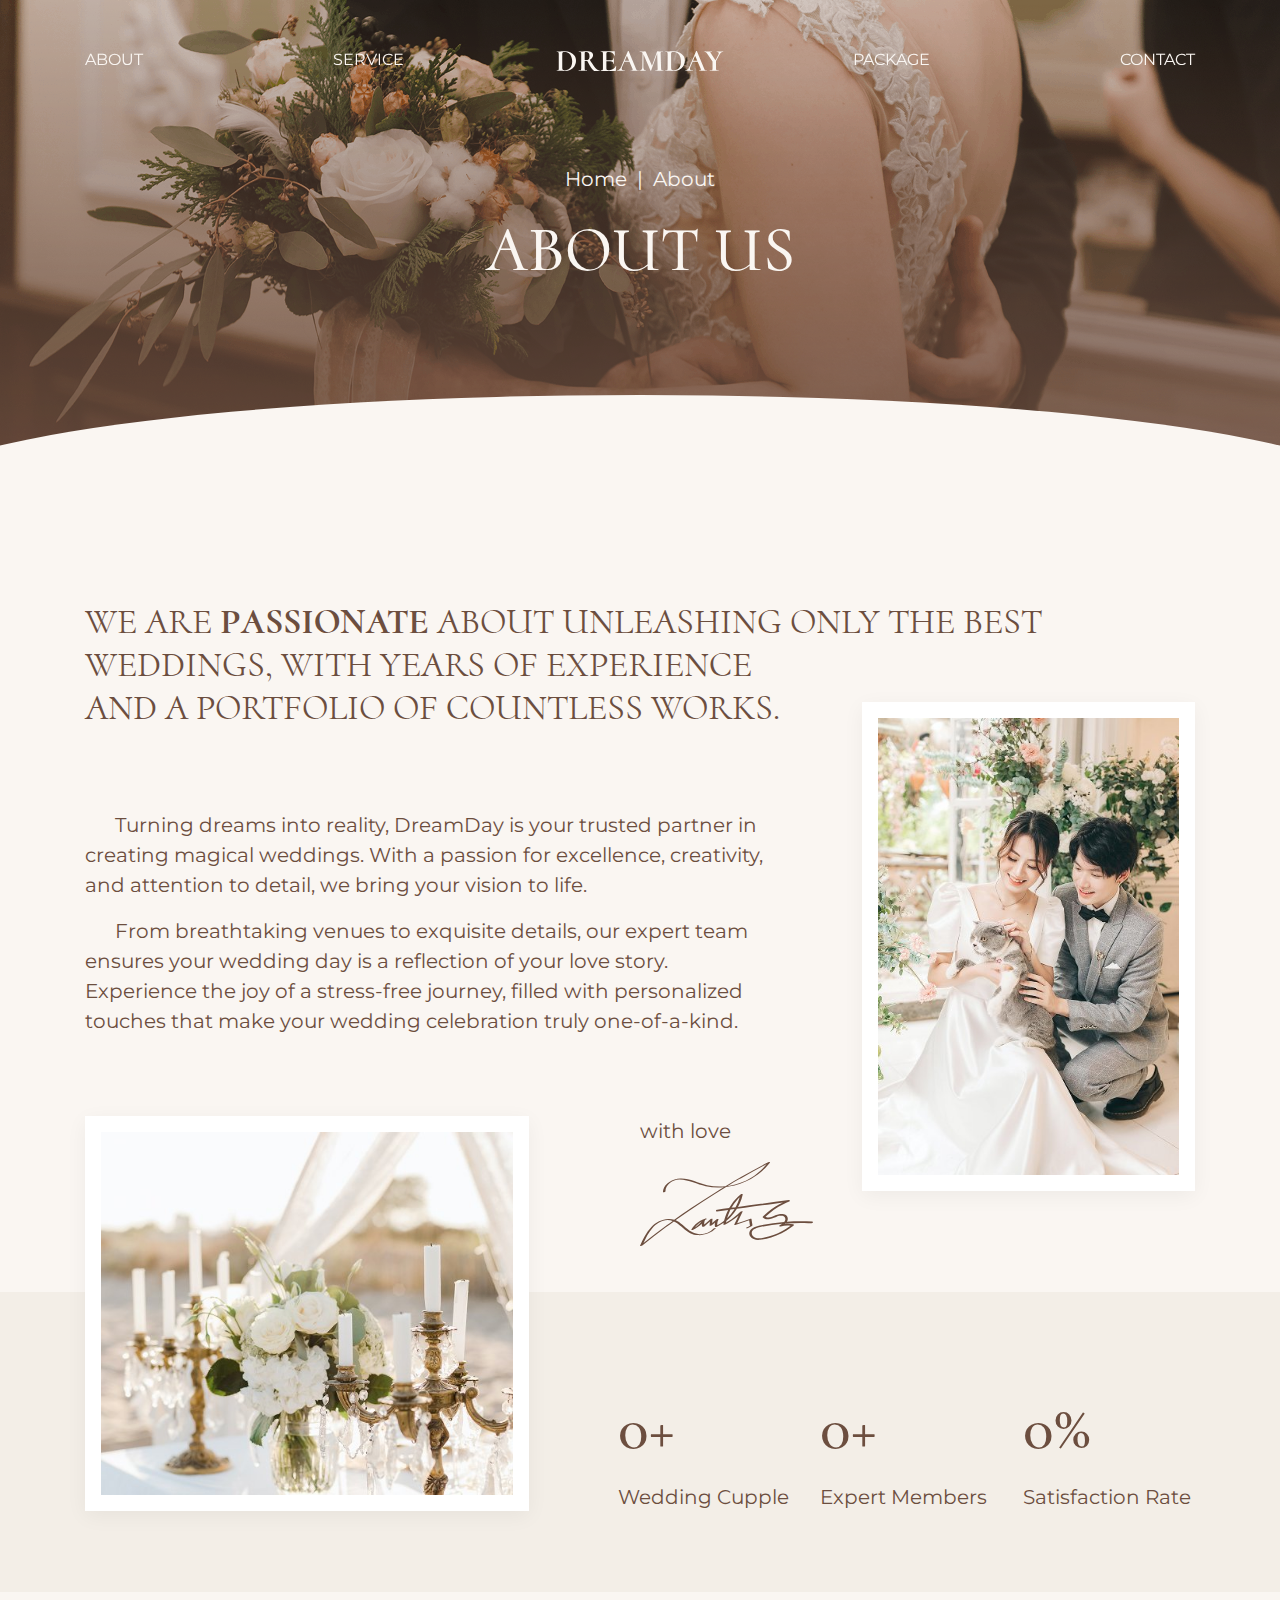
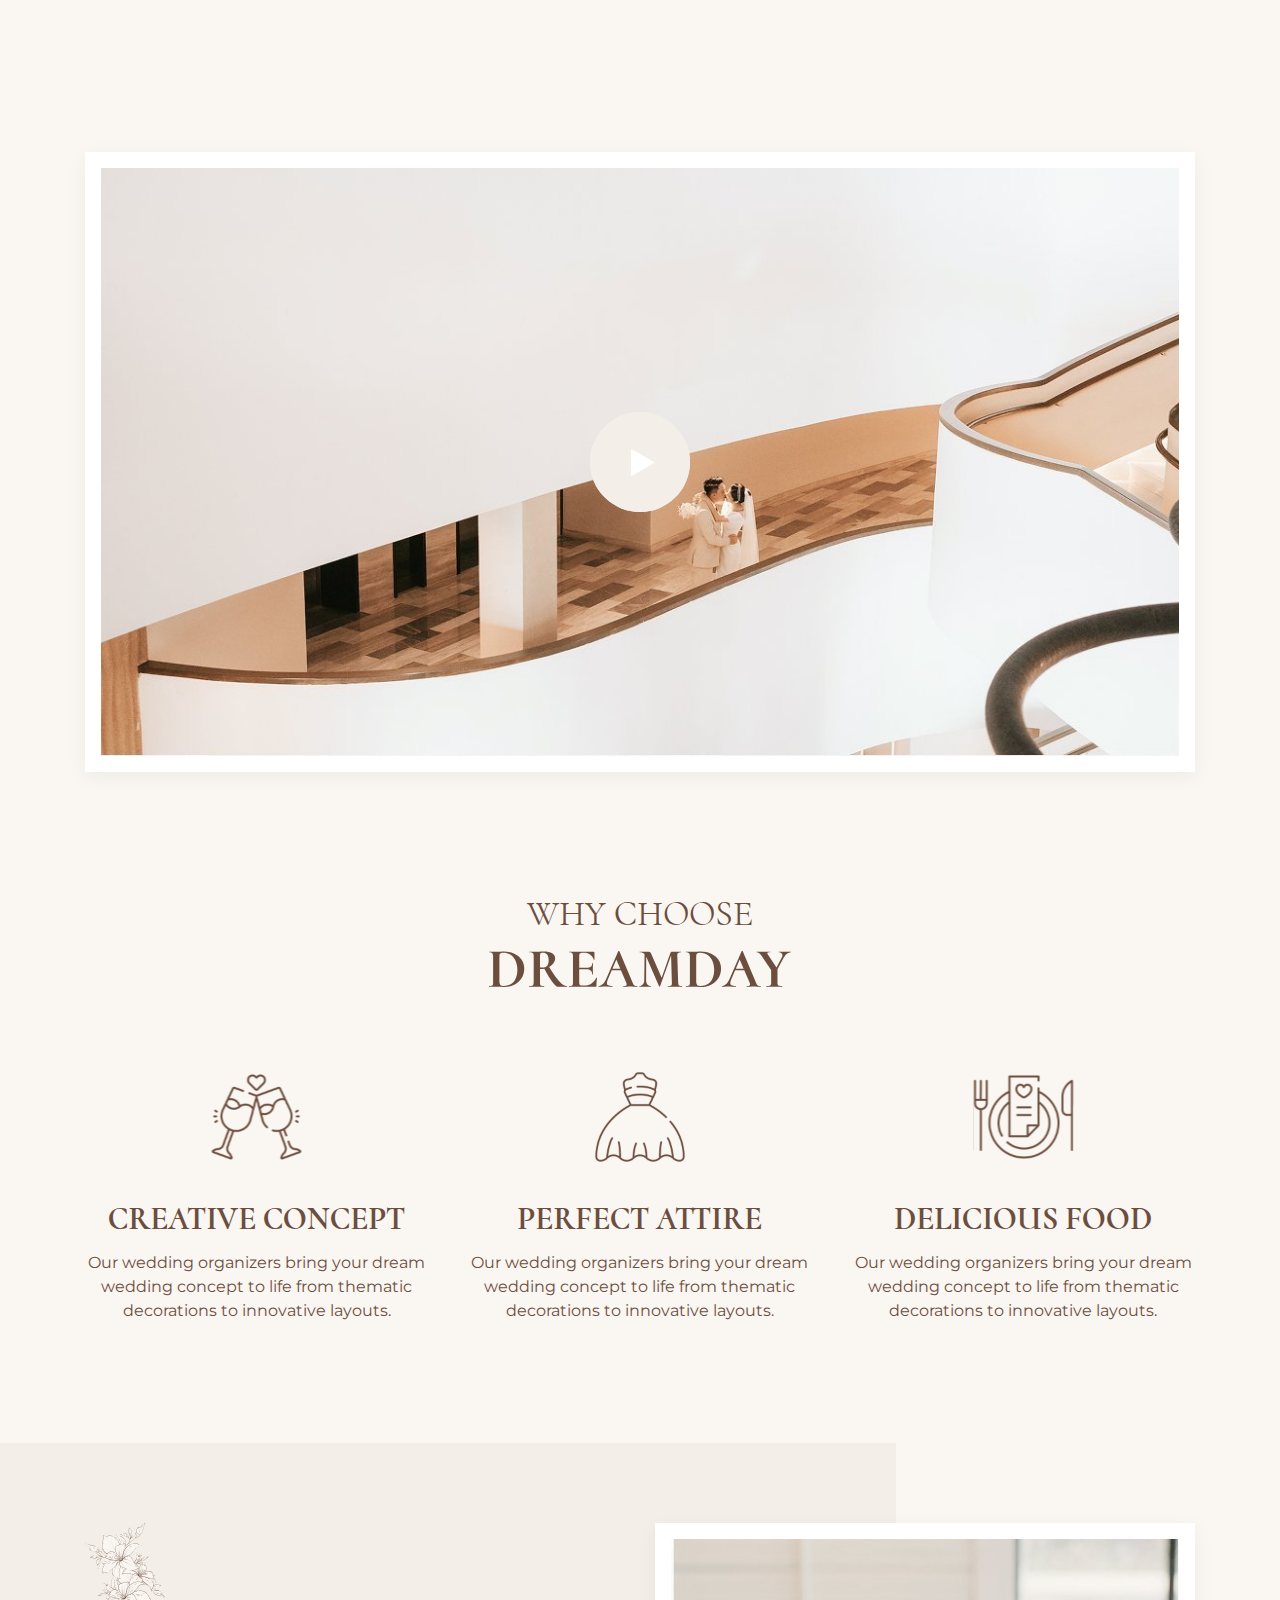
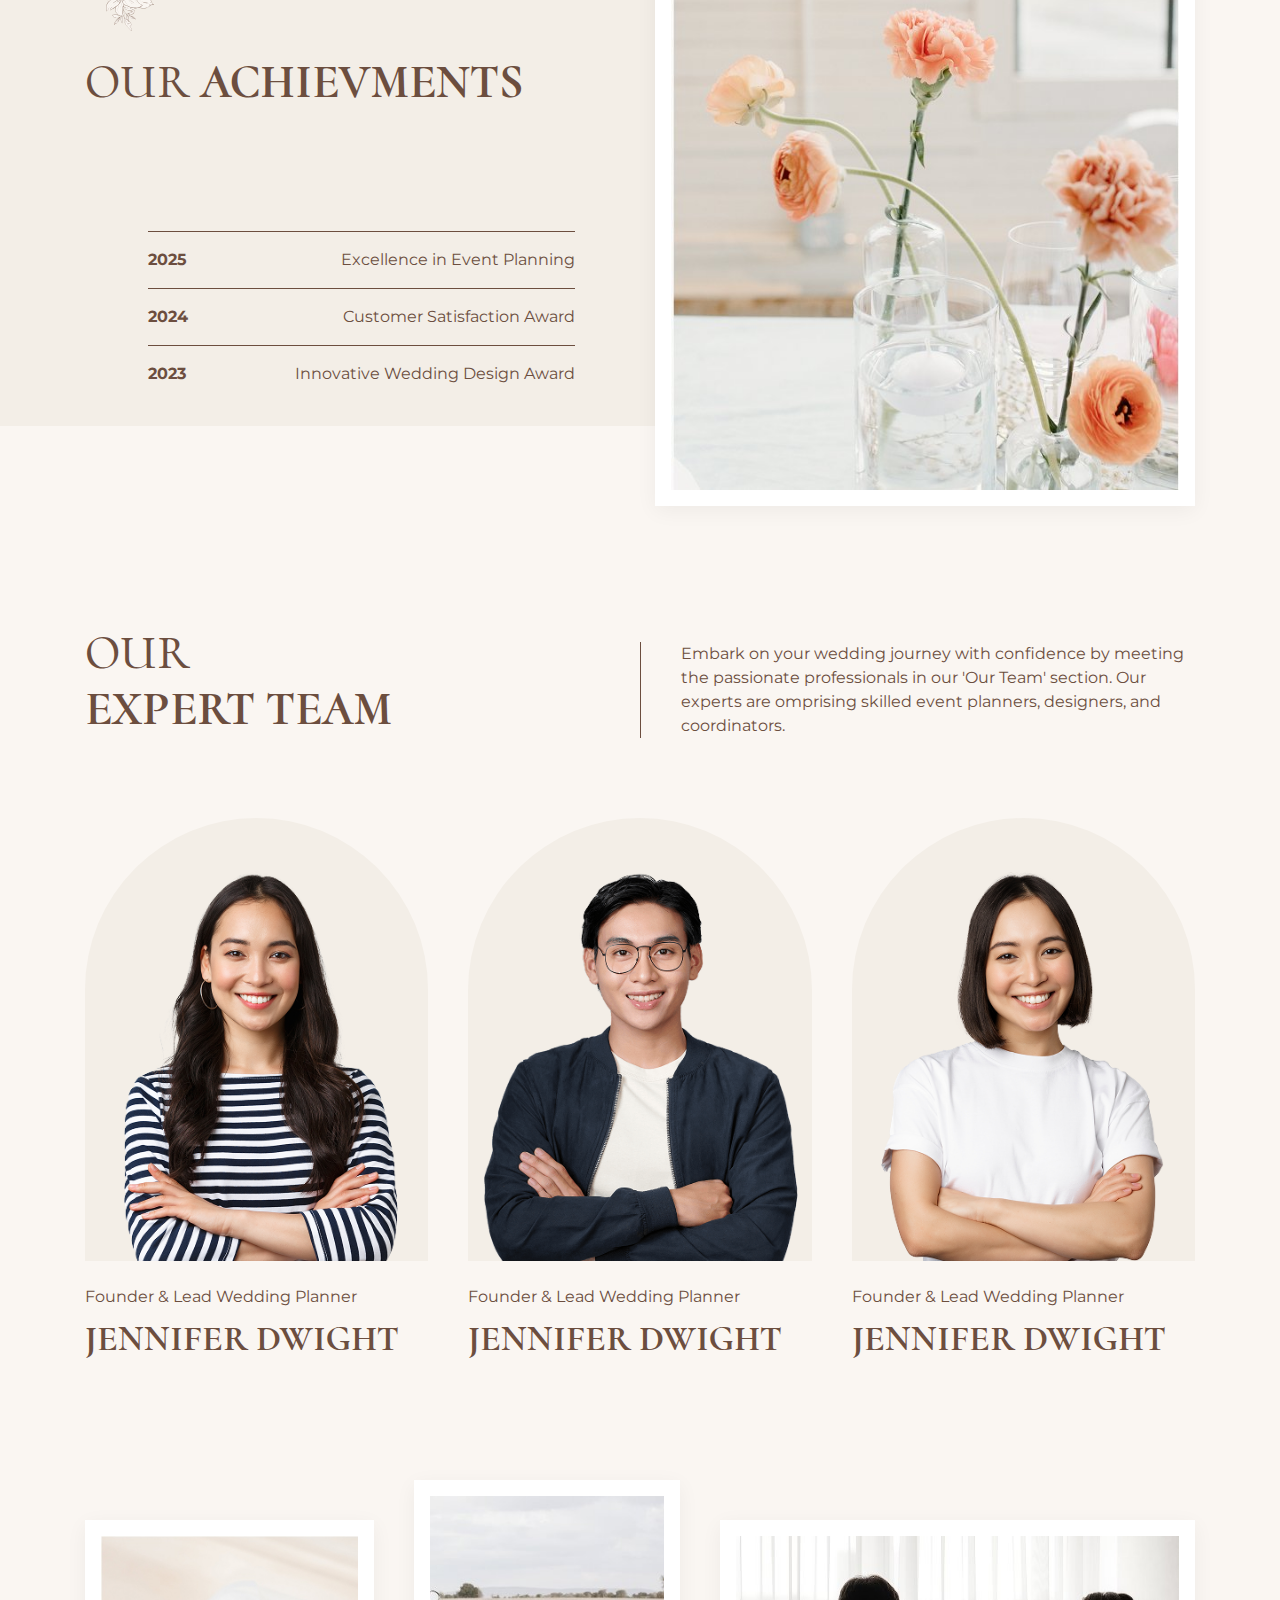
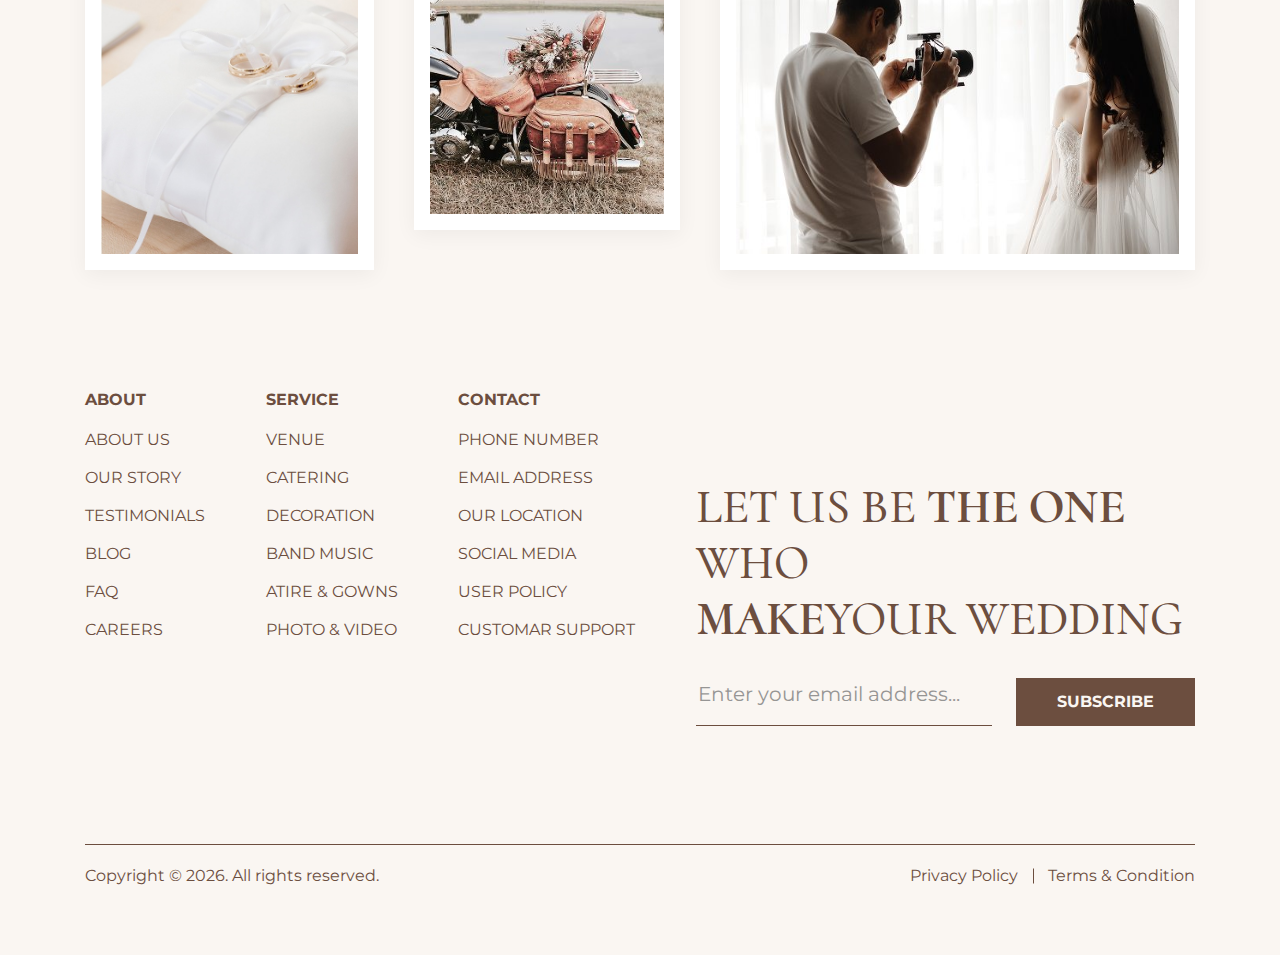
<file: about.html>
<!DOCTYPE html>
<html lang="en">
  <head>
    <meta charset="UTF-8">
    <meta name="viewport" content="width=device-width, initial-scale=1.0">
    <meta name="description" content="DreamDay - Wedding Planner Website HTML Template">
    <meta name="author" content="Laralink">
    <!-- Favicon -->
    <link rel="icon" href="assets/img/favicon.png">
    <!-- All CSS Files -->
   <link rel="stylesheet" href="assets/css/fontawesome.min.css">
    <link rel="stylesheet" href="assets/css/bootstrap.min.css">
    <link rel="stylesheet" href="assets/css/swiper.min.css">
    <link rel="stylesheet" href="assets/css/lightgallery.min.css">
    <link rel="stylesheet" href="assets/css/odometer.min.css">
    <link rel="stylesheet" href="assets/css/style.css">
    <!-- Site Title -->
    <title>DreamDay - Wedding Planner Website HTML Template</title>
  </head>
  <body>
    <!-- Start Header Section -->
    <header class="cs_site_header_style_1 cs_secondary_color cs_sticky_header">
      <div class="cs_main_header position-relative">
        <div class="container">
          <div class="cs_main_header_in">
            <div class="cs_main_header_left">
              <a href="index.html" aria-label="Logo with home page link" class="cs_site_brand">
                <svg width="167" height="20" viewBox="0 0 167 20" fill="none"
                  xmlns="http://www.w3.org/2000/svg">
                  <path
                    d="M8.59673 20C8.00018 20 7.32906 19.9688 6.58337 19.9064C6.28509 19.8856 5.9229 19.8648 5.49679 19.844C5.07068 19.8232 4.59131 19.8128 4.05868 19.8128L1.69378 19.844C1.31028 19.8648 0.766994 19.8752 0.0639162 19.8752C0.0213054 19.8752 0 19.8128 0 19.688C0 19.5632 0.0213054 19.5008 0.0639162 19.5008C0.724383 19.5008 1.20375 19.4488 1.50203 19.3448C1.80031 19.2408 2.00271 19.0432 2.10923 18.7519C2.23707 18.4399 2.29033 17.9719 2.26902 17.3479V2.90172C2.22641 2.27769 2.14119 1.82007 2.01336 1.52886C1.90683 1.23765 1.70443 1.04004 1.40616 0.936036C1.10788 0.811232 0.660467 0.74883 0.0639162 0.74883C0.0213054 0.74883 0 0.686427 0 0.561623C0 0.436818 0.0213054 0.374416 0.0639162 0.374416L1.69378 0.405617C2.63122 0.447218 3.39821 0.468018 3.99476 0.468018C4.69784 0.468018 5.40092 0.436817 6.104 0.374416C6.99882 0.332813 7.65929 0.312012 8.0854 0.312012C10.3225 0.312012 12.3039 0.717629 14.0296 1.52886C15.7553 2.31929 17.0976 3.43214 18.0563 4.86739C19.0151 6.30265 19.4944 7.94592 19.4944 9.79719C19.4944 11.7941 18.9831 13.5725 17.9604 15.1326C16.9591 16.6719 15.6275 17.8679 13.9657 18.7207C12.3039 19.5736 10.5142 20 8.59673 20ZM8.3091 19.376C9.80048 19.376 11.1001 19.0328 12.208 18.3463C13.3159 17.6391 14.1681 16.6199 14.7646 15.2886C15.3825 13.9574 15.6914 12.3557 15.6914 10.4836C15.6914 8.88196 15.4251 7.36349 14.8925 5.92824C14.3598 4.47218 13.5076 3.27613 12.3358 2.34009C11.1853 1.40406 9.71526 0.936036 7.92561 0.936036C7.07339 0.936036 6.49815 1.09204 6.19987 1.40406C5.90159 1.69527 5.75246 2.21529 5.75246 2.96412V17.0047C5.77376 17.8575 5.95486 18.4711 6.29574 18.8456C6.65794 19.1992 7.32906 19.376 8.3091 19.376Z"
                    fill="currentColor" />
                  <path
                    d="M43.0947 19.5008C43.1587 19.5008 43.1906 19.5632 43.1906 19.688C43.2119 19.8128 43.18 19.8752 43.0947 19.8752H37.8536C37.3423 19.8752 36.4475 19.0432 35.1691 17.3791C33.9121 15.6942 32.3888 13.1669 30.5991 9.79719C30.0026 9.9428 29.3421 10.0156 28.6177 10.0156C28.5112 10.0156 28.3727 9.9948 28.2023 9.9532V17.3479C28.181 17.9511 28.2236 18.4087 28.3301 18.7207C28.4579 19.012 28.671 19.22 28.9693 19.3448C29.2888 19.4488 29.7682 19.5008 30.4074 19.5008C30.4926 19.5008 30.5352 19.5632 30.5352 19.688C30.5565 19.8128 30.5246 19.8752 30.4393 19.8752C29.715 19.8752 29.161 19.8648 28.7775 19.844L26.4126 19.8128L24.0158 19.844C23.5897 19.8648 23.0144 19.8752 22.29 19.8752C22.2048 19.8752 22.1515 19.8128 22.1302 19.688C22.1302 19.5632 22.1728 19.5008 22.2581 19.5008C22.9611 19.5008 23.4831 19.4488 23.824 19.3448C24.1649 19.22 24.3886 19.012 24.4951 18.7207C24.623 18.4087 24.6975 17.9511 24.7188 17.3479V2.90172C24.7188 2.27769 24.6549 1.82007 24.5271 1.52886C24.4206 1.23765 24.2075 1.04004 23.8879 0.936036C23.5683 0.811232 23.0783 0.74883 22.4179 0.74883C22.3326 0.74883 22.29 0.686427 22.29 0.561623C22.29 0.436818 22.3326 0.374416 22.4179 0.374416L24.1116 0.405617C25.0491 0.447218 25.8161 0.468018 26.4126 0.468018C27.137 0.468018 27.9253 0.426417 28.7775 0.343213C29.4593 0.301612 29.9067 0.280811 30.1198 0.280811C32.2716 0.280811 33.8802 0.624025 34.9454 1.31045C36.032 1.99688 36.5753 2.95372 36.5753 4.18097C36.5753 5.0754 36.2664 5.93864 35.6485 6.77067C35.052 7.6027 34.253 8.29953 33.2516 8.86115C34.9135 11.5445 36.3196 13.6557 37.4701 15.195C38.6419 16.7135 39.6646 17.8159 40.5381 18.5023C41.4329 19.168 42.2851 19.5008 43.0947 19.5008ZM28.2023 9.07956C28.4579 9.14197 28.7669 9.17317 29.1291 9.17317C30.5352 9.17317 31.5259 8.87155 32.1012 8.26833C32.6977 7.66511 32.996 6.65627 32.996 5.24181C32.996 3.76495 32.6977 2.68331 32.1012 1.99688C31.5259 1.28965 30.8122 0.936036 29.96 0.936036C29.3847 0.936036 28.9906 0.977638 28.7775 1.06084C28.5645 1.12324 28.4153 1.28965 28.3301 1.56006C28.2662 1.80967 28.2236 2.27769 28.2023 2.96412V9.07956Z"
                    fill="currentColor" />
                  <path
                    d="M59.3142 14.9142C59.3568 14.8726 59.4101 14.8518 59.474 14.8518C59.5379 14.8518 59.6018 14.8726 59.6658 14.9142C59.7297 14.935 59.751 14.9558 59.7297 14.9766C59.5166 16.3287 59.4101 17.8055 59.4101 19.4072C59.4101 19.5736 59.3781 19.6984 59.3142 19.7816C59.2503 19.844 59.1225 19.8752 58.9307 19.8752H44.3578C44.2726 19.8752 44.23 19.8128 44.23 19.688C44.23 19.5632 44.262 19.5008 44.3259 19.5008C44.965 19.5008 45.4231 19.4488 45.7001 19.3448C45.9983 19.2408 46.1901 19.0432 46.2753 18.7519C46.3818 18.4607 46.4351 17.9927 46.4351 17.3479V2.90172C46.4351 2.27769 46.3818 1.82007 46.2753 1.52886C46.1688 1.23765 45.9664 1.04004 45.6681 0.936036C45.3698 0.811232 44.9224 0.74883 44.3259 0.74883C44.262 0.74883 44.2193 0.686427 44.198 0.561623C44.198 0.436818 44.2193 0.374416 44.262 0.374416H58.0359C58.2063 0.374416 58.2916 0.468019 58.2916 0.655225L58.3555 4.77379C58.3555 4.83619 58.2916 4.86739 58.1637 4.86739C58.0572 4.86739 57.9933 4.84659 57.972 4.80499C57.6098 3.64015 56.9493 2.72491 55.9906 2.05928C55.0531 1.37285 53.9346 1.02964 52.635 1.02964H52.0278C51.3673 1.02964 50.8879 1.08164 50.5897 1.18565C50.3127 1.26885 50.1316 1.43526 50.0464 1.68487C49.9612 1.93448 49.9079 2.35049 49.8866 2.93292V9.29797H53.8813C54.9679 9.29797 55.7669 9.11076 56.2782 8.73635C56.7895 8.36193 57.0452 7.75871 57.0452 6.92668C57.0452 6.84347 57.1198 6.80187 57.2689 6.80187C57.418 6.80187 57.4926 6.85387 57.4926 6.95788L57.4606 8.67395C57.4393 8.92356 57.4287 9.27717 57.4287 9.73479C57.4287 10.4004 57.4393 10.8996 57.4606 11.2324L57.4926 12.9173C57.4926 13.0213 57.4287 13.0733 57.3009 13.0733C57.2369 13.0733 57.173 13.0629 57.1091 13.0421C57.0665 13.0005 57.0452 12.9589 57.0452 12.9173C57.0452 12.0229 56.7576 11.3469 56.1823 10.8892C55.6284 10.4108 54.8401 10.1716 53.8174 10.1716H49.8866V17.2231C49.8866 18.0551 50.0144 18.5959 50.2701 18.8456C50.547 19.0952 51.1116 19.22 51.9639 19.22H52.8587C54.2435 19.22 55.5112 18.8352 56.6617 18.0655C57.8122 17.2751 58.6964 16.2246 59.3142 14.9142Z"
                    fill="currentColor" />
                  <path
                    d="M82.013 19.5008C82.0769 19.5008 82.1088 19.5632 82.1088 19.688C82.1088 19.8128 82.0769 19.8752 82.013 19.8752C81.6295 19.8752 81.0329 19.8544 80.2233 19.8128C79.3285 19.7712 78.6147 19.7504 78.0821 19.7504C77.5282 19.7504 76.8464 19.7712 76.0368 19.8128C75.2698 19.8544 74.7052 19.8752 74.343 19.8752C74.2578 19.8752 74.2152 19.8128 74.2152 19.688C74.2152 19.5632 74.2578 19.5008 74.343 19.5008C74.9822 19.5008 75.4402 19.4384 75.7172 19.3136C75.9942 19.168 76.1327 18.9184 76.1327 18.5647C76.1327 18.2527 76.0048 17.8159 75.7492 17.2543L72.9369 10.6708H67.8875L65.7143 15.8502C65.3734 16.6407 65.203 17.2751 65.203 17.7535C65.203 18.3567 65.448 18.804 65.938 19.0952C66.428 19.3656 67.1844 19.5008 68.2071 19.5008C68.2923 19.5008 68.3349 19.5632 68.3349 19.688C68.3349 19.8128 68.2816 19.8752 68.1751 19.8752C67.8981 19.8752 67.2909 19.8544 66.3535 19.8128C65.2882 19.7712 64.4786 19.7504 63.9247 19.7504C63.4133 19.7504 62.8168 19.7712 62.135 19.8128C61.5385 19.8544 61.0484 19.8752 60.6649 19.8752C60.5797 19.8752 60.5371 19.8128 60.5371 19.688C60.5371 19.5632 60.5797 19.5008 60.6649 19.5008C61.3041 19.5008 61.9965 19.168 62.7422 18.5023C63.5092 17.8159 64.1697 16.8591 64.7236 15.6318L71.4668 0.0936044C71.4668 0.0312015 71.5414 0 71.6905 0C71.8822 0 72.0207 0.0416017 72.1059 0.124805L79.2646 17.2543C79.5841 17.9823 79.8185 18.4711 79.9676 18.7207C80.1381 18.9704 80.3724 19.168 80.6707 19.3136C80.969 19.4384 81.4164 19.5008 82.013 19.5008ZM68.271 9.79719H72.5853L70.4122 4.71139L68.271 9.79719Z"
                    fill="currentColor" />
                  <path
                    d="M106.758 19.5008C106.822 19.5008 106.854 19.5632 106.854 19.688C106.875 19.8128 106.843 19.8752 106.758 19.8752C106.119 19.8752 105.608 19.8648 105.224 19.844L102.859 19.8128L100.59 19.844C100.207 19.8648 99.6633 19.8752 98.9602 19.8752C98.8963 19.8752 98.8644 19.8128 98.8644 19.688C98.8644 19.5632 98.8963 19.5008 98.9602 19.5008C99.6207 19.5008 100.1 19.4488 100.398 19.3448C100.718 19.2408 100.931 19.0432 101.038 18.7519C101.144 18.4399 101.176 17.9719 101.133 17.3479L100.686 2.4649L94.55 19.6568C94.5074 19.74 94.4328 19.7816 94.3263 19.7816C94.1985 19.7816 94.1026 19.7296 94.0387 19.6256L86.944 3.24493L86.8801 15.819C86.8375 16.9631 87.0399 17.8679 87.4873 18.5335C87.956 19.1784 88.5952 19.5008 89.4048 19.5008C89.4687 19.5008 89.5006 19.5632 89.5006 19.688C89.5006 19.8128 89.4687 19.8752 89.4048 19.8752C88.8721 19.8752 88.446 19.8648 88.1264 19.844L86.2409 19.8128L84.5791 19.844C84.2595 19.8648 83.8014 19.8752 83.2049 19.8752C83.1623 19.8752 83.141 19.8128 83.141 19.688C83.141 19.5632 83.1623 19.5008 83.2049 19.5008C84.0145 19.5008 84.6537 19.1784 85.1224 18.5335C85.6124 17.8887 85.8574 17.0151 85.8574 15.9126L86.0172 1.77847C85.3567 1.09204 84.4619 0.74883 83.3327 0.74883C83.2688 0.74883 83.2368 0.686427 83.2368 0.561623C83.2368 0.436818 83.2688 0.374416 83.3327 0.374416C83.6523 0.374416 83.9186 0.384816 84.1317 0.405617L85.5059 0.436817L87.6151 0.405617C87.8495 0.384816 88.1371 0.374416 88.478 0.374416C88.7549 0.374416 88.9787 0.47842 89.1491 0.686428C89.3408 0.894436 89.5752 1.33125 89.8522 1.99688L95.4768 14.8206L100.302 1.15445C100.366 0.925637 100.494 0.73843 100.686 0.592824C100.899 0.447218 101.144 0.374416 101.421 0.374416C101.762 0.374416 102.05 0.384816 102.284 0.405617L103.722 0.436817L105.16 0.405617C105.373 0.384816 105.682 0.374416 106.087 0.374416C106.151 0.374416 106.183 0.436818 106.183 0.561623C106.183 0.686427 106.161 0.74883 106.119 0.74883C105.437 0.74883 104.926 0.863234 104.585 1.09204C104.265 1.30005 104.105 1.70567 104.105 2.30889C104.105 2.5377 104.116 2.71451 104.137 2.83931L104.585 17.3479C104.627 17.9719 104.702 18.4399 104.809 18.7519C104.936 19.0432 105.139 19.2408 105.416 19.3448C105.693 19.4488 106.14 19.5008 106.758 19.5008Z"
                    fill="currentColor" />
                  <path
                    d="M117.423 20C116.826 20 116.155 19.9688 115.409 19.9064C115.111 19.8856 114.749 19.8648 114.323 19.844C113.897 19.8232 113.417 19.8128 112.885 19.8128L110.52 19.844C110.136 19.8648 109.593 19.8752 108.89 19.8752C108.847 19.8752 108.826 19.8128 108.826 19.688C108.826 19.5632 108.847 19.5008 108.89 19.5008C109.55 19.5008 110.03 19.4488 110.328 19.3448C110.626 19.2408 110.829 19.0432 110.935 18.7519C111.063 18.4399 111.116 17.9719 111.095 17.3479V2.90172C111.052 2.27769 110.967 1.82007 110.839 1.52886C110.733 1.23765 110.53 1.04004 110.232 0.936036C109.934 0.811232 109.487 0.74883 108.89 0.74883C108.847 0.74883 108.826 0.686427 108.826 0.561623C108.826 0.436818 108.847 0.374416 108.89 0.374416L110.52 0.405617C111.457 0.447218 112.224 0.468018 112.821 0.468018C113.524 0.468018 114.227 0.436817 114.93 0.374416C115.825 0.332813 116.485 0.312012 116.911 0.312012C119.149 0.312012 121.13 0.717629 122.856 1.52886C124.581 2.31929 125.924 3.43214 126.882 4.86739C127.841 6.30265 128.32 7.94592 128.32 9.79719C128.32 11.7941 127.809 13.5725 126.786 15.1326C125.785 16.6719 124.454 17.8679 122.792 18.7207C121.13 19.5736 119.34 20 117.423 20ZM117.135 19.376C118.627 19.376 119.926 19.0328 121.034 18.3463C122.142 17.6391 122.994 16.6199 123.591 15.2886C124.209 13.9574 124.517 12.3557 124.517 10.4836C124.517 8.88196 124.251 7.36349 123.719 5.92824C123.186 4.47218 122.334 3.27613 121.162 2.34009C120.011 1.40406 118.541 0.936036 116.752 0.936036C115.899 0.936036 115.324 1.09204 115.026 1.40406C114.728 1.69527 114.578 2.21529 114.578 2.96412V17.0047C114.6 17.8575 114.781 18.4711 115.122 18.8456C115.484 19.1992 116.155 19.376 117.135 19.376Z"
                    fill="currentColor" />
                  <path
                    d="M150.236 19.5008C150.3 19.5008 150.332 19.5632 150.332 19.688C150.332 19.8128 150.3 19.8752 150.236 19.8752C149.852 19.8752 149.256 19.8544 148.446 19.8128C147.552 19.7712 146.838 19.7504 146.305 19.7504C145.751 19.7504 145.069 19.7712 144.26 19.8128C143.493 19.8544 142.928 19.8752 142.566 19.8752C142.481 19.8752 142.438 19.8128 142.438 19.688C142.438 19.5632 142.481 19.5008 142.566 19.5008C143.205 19.5008 143.663 19.4384 143.94 19.3136C144.217 19.168 144.356 18.9184 144.356 18.5647C144.356 18.2527 144.228 17.8159 143.972 17.2543L141.16 10.6708H136.111L133.937 15.8502C133.596 16.6407 133.426 17.2751 133.426 17.7535C133.426 18.3567 133.671 18.804 134.161 19.0952C134.651 19.3656 135.407 19.5008 136.43 19.5008C136.515 19.5008 136.558 19.5632 136.558 19.688C136.558 19.8128 136.505 19.8752 136.398 19.8752C136.121 19.8752 135.514 19.8544 134.577 19.8128C133.511 19.7712 132.702 19.7504 132.148 19.7504C131.636 19.7504 131.04 19.7712 130.358 19.8128C129.762 19.8544 129.271 19.8752 128.888 19.8752C128.803 19.8752 128.76 19.8128 128.76 19.688C128.76 19.5632 128.803 19.5008 128.888 19.5008C129.527 19.5008 130.22 19.168 130.965 18.5023C131.732 17.8159 132.393 16.8591 132.947 15.6318L139.69 0.0936044C139.69 0.0312015 139.764 0 139.914 0C140.105 0 140.244 0.0416017 140.329 0.124805L147.488 17.2543C147.807 17.9823 148.042 18.4711 148.191 18.7207C148.361 18.9704 148.595 19.168 148.894 19.3136C149.192 19.4384 149.639 19.5008 150.236 19.5008ZM136.494 9.79719H140.808L138.635 4.71139L136.494 9.79719Z"
                    fill="currentColor" />
                  <path
                    d="M166.84 0.374416C166.947 0.374416 167 0.436818 167 0.561623C167 0.686427 166.947 0.74883 166.84 0.74883C166.095 0.74883 165.381 1.02964 164.699 1.59126C164.039 2.13209 163.378 2.98492 162.718 4.14977L159.522 10.078V17.3479C159.522 17.9927 159.575 18.4607 159.682 18.7519C159.809 19.0432 160.044 19.2408 160.385 19.3448C160.726 19.4488 161.28 19.5008 162.047 19.5008C162.132 19.5008 162.174 19.5632 162.174 19.688C162.174 19.8128 162.132 19.8752 162.047 19.8752C161.301 19.8752 160.726 19.8648 160.321 19.844L157.796 19.8128L155.144 19.844C154.717 19.8648 154.142 19.8752 153.418 19.8752C153.333 19.8752 153.29 19.8128 153.29 19.688C153.29 19.5632 153.333 19.5008 153.418 19.5008C154.185 19.5008 154.749 19.4488 155.112 19.3448C155.474 19.22 155.719 19.012 155.847 18.7207C155.996 18.4295 156.06 17.9719 156.038 17.3479L156.006 10.5148L150.925 2.96412C150.414 2.19449 149.924 1.63286 149.455 1.27925C149.008 0.925637 148.55 0.74883 148.081 0.74883C147.996 0.74883 147.953 0.686427 147.953 0.561623C147.932 0.436818 147.953 0.374416 148.017 0.374416L149.679 0.405617C150.488 0.447218 151.085 0.468018 151.468 0.468018C152.001 0.468018 152.8 0.447218 153.865 0.405617L155.495 0.374416C155.559 0.374416 155.591 0.416017 155.591 0.499219C155.591 0.561622 155.57 0.624025 155.527 0.686428C155.506 0.728029 155.474 0.74883 155.431 0.74883C154.877 0.74883 154.472 0.790431 154.217 0.873635C153.982 0.956838 153.865 1.09204 153.865 1.27925C153.865 1.46646 153.972 1.70567 154.185 1.99688L158.979 9.17317L161.983 3.46334C162.174 3.04732 162.27 2.67291 162.27 2.34009C162.27 1.86167 162.1 1.47686 161.759 1.18565C161.439 0.894435 160.971 0.74883 160.353 0.74883C160.268 0.74883 160.225 0.686427 160.225 0.561623C160.225 0.436818 160.257 0.374416 160.321 0.374416L162.047 0.405617C163.112 0.447218 163.932 0.468018 164.507 0.468018C164.869 0.468018 165.285 0.447218 165.754 0.405617L166.84 0.374416Z"
                    fill="currentColor" />
                </svg>
              </a>
            </div>
            <div class="cs_main_header_center">
              <div class="cs_nav">
                <div class="cs_nav_list_wrap">
                  <div class="cs_nav_links_wrap">
                    <ul class="cs_nav_list cs_mp_0">
                      <li><a href="about.html" aria-label="About page link">about</a></li>
                      <li><a href="service.html" aria-label="Service page link">Service</a></li>
                    </ul>
                    <ul class="cs_nav_list cs_mp_0">
                      <li><a href="package.html" aria-label="Package page link">Package</a></li>
                      <li><a href="contact.html" aria-label="Contact page link">Contact</a></li>
                    </ul>
                  </div>
                </div>
              </div>
            </div>
          </div>
        </div>
      </div>
    </header>
    <!-- End Header Section -->
    <!-- end header -->
    <!-- start hero -->
    <section class="cs_hero_style_2 cs_bg_filed position-relative" data-src="assets/img/hero_about.png">
      <div class="cs_overlay cs_bg_filed" data-src="assets/img/hero_overlay.png"></div>
      <div class="container position-relative z-2">
        <div class="cs_page_header_content text-center">
          <ol class="breadcrumb cs_secondary_color cs_center cs_mp_0">
            <li class="breadcrumb-item">
              <a href="index.html">Home</a>
            </li>
            <li class="breadcrumb-item">About</li>
          </ol>
          <h2 class="cs_fs_64 cs_secondary_color text-uppercase mb-0">
            About Us
          </h2>
        </div>
      </div>
    </section>
    <!-- end hero -->
    <!-- Start About Section -->
    <section class="cs_about_style_2 position-relative">
      <div class="cs_height_120 cs_height_lg_80"></div>
      <div class="container">
        <div class="cs_about_top position-relative">
          <h2 class="cs_section_title cs_fs_40 cs_normal text-uppercase mb-0">WE ARE <span class="cs_bold"> Passionate</span> ABOUT UNLEASHING ONLY THE BEST <br> WEDDINGS, WITH YEARS OF <span>Experience</span> <br> AND A <span>Portfolio</span> OF COUNTLESS WORKS.
          </h2>
          <div class="cs_height_80 cs_height_lg_40"></div>
          <div class="cs_about_details_text">
            <p class="cs_mb_16">Turning dreams into reality, DreamDay is your trusted partner in creating magical weddings. With a passion for excellence, creativity, and attention to detail, we bring your vision to life.</p>
            <p class="mb-0">From breathtaking venues to exquisite details, our expert team ensures your wedding day is a reflection of your love story. Experience the joy of a stress-free journey, filled with personalized touches that make your wedding celebration truly one-of-a-kind.</p>
          </div>
          <div class="cs_about_top_img cs_img_border">
            <img src="assets/img/about-number_1.jpg" alt="about">
          </div>
        </div>
        <div class="cs_height_80 cs_height_lg_30"></div>
        <div class="cs_about_bottom">
          <div class="cs_about_bottom_img cs_img_border">
            <img src="assets/img/about_number_2.jpg" alt="about">
          </div>
          <div class="cs_signature">
            <div class="cs_mb_16">with love</div>
            <img src="assets/img/signature.svg" alt="signature">
          </div>
          <div class="cs_counter_section ">
            <div class="row cs_gap_y_30">
              <div class="col-md-4 col-sm-6">
                <div class="cs_counter_style_1">
                  <div class="cs_counter_number">
                    <h3 class="cs_fs_64 odometer odometer-auto-theme mb-0" data-count-to="250">0</h3>
                    <h3 class="cs_fs_64 mb-0">+</h3>
                  </div>
                  <p class="cs_counter_title mb-0">Wedding Cupple</p>
                </div>
              </div>
              <div class="col-md-4 col-sm-6">
                <div class="cs_counter_style_1">
                  <div class="cs_counter_number">
                    <h3 class="cs_fs_64 odometer odometer-auto-theme mb-0" data-count-to="15">0</h3>
                    <h3 class="cs_fs_64 mb-0">+</h3>
                  </div>
                  <p class="cs_counter_title mb-0">Expert Members</p>
                </div>
              </div>
              <div class="col-md-4 col-sm-6">
                <div class="cs_counter_style_1">
                  <div class="cs_counter_number">
                    <h3 class="cs_fs_64 odometer odometer-auto-theme mb-0" data-count-to="90">0</h3>
                    <h3 class="cs_fs_64 mb-0">%</h3>
                  </div>
                  <p class="cs_counter_title mb-0">Satisfaction Rate</p>
                </div>
              </div>
            </div>
          </div>
        </div>
      </div>
      <!-- <div class="cs_height_80 cs_height_lg_80"></div> -->
    </section>
    <!-- End About Section -->
      <div class="cs_height_160 cs_height_lg_80"></div>
      <div class="container">
          <a href="https://www.youtube.com/embed/4GqzK_h0faU" class="cs_video_block cs_style_1 cs_center cs_bg_filed cs_video_open" data-src="assets/img/video.jpg">
              <span class="cs_player_btn_style_1 cs_center">
                <svg xmlns="http://www.w3.org/2000/svg" width="24" height="29" viewBox="0 0 24 29" fill="none">
                  <path d="M24 14.5L0 28.3564L0 0.643594L24 14.5Z" fill="currentColor"/>
                </svg>
              </span>
          </a>
      </div>
    <!-- End Video Section -->
    <!-- Start Why Choose Us Section -->
    <section>
      <div class="cs_height_120 cs_height_lg_80"></div>
      <div class="container">
        <div class="cs_section_heading_style_1 cs_center_column text-center">
          <h2 class="cs_section_title cs_fs_40 cs_mb_16 cs_normal text-uppercase">Why choose</h2>
          <span>
            <svg xmlns="http://www.w3.org/2000/svg" width="302" height="36" viewBox="0 0 302 36" fill="none">
              <path d="M15.5462 36C14.4674 36 13.2537 35.9438 11.9053 35.8315C11.3659 35.7941 10.7109 35.7566 9.94031 35.7192C9.16974 35.6817 8.30285 35.663 7.33964 35.663L3.063 35.7192C2.36949 35.7566 1.38702 35.7753 0.115585 35.7753C0.0385283 35.7753 0 35.663 0 35.4384C0 35.2137 0.0385283 35.1014 0.115585 35.1014C1.30996 35.1014 2.17685 35.0078 2.71625 34.8206C3.25564 34.6334 3.62166 34.2777 3.8143 33.7535C4.04547 33.1919 4.14179 32.3494 4.10327 31.2262V5.22309C4.02621 4.09984 3.8721 3.27613 3.64093 2.75195C3.44828 2.22777 3.08227 1.87207 2.54287 1.68487C2.00347 1.46022 1.19438 1.34789 0.115585 1.34789C0.0385283 1.34789 0 1.23557 0 1.01092C0 0.786272 0.0385283 0.673948 0.115585 0.673948L3.063 0.73011C4.75825 0.804992 6.14527 0.842433 7.22406 0.842433C8.49549 0.842433 9.76693 0.786271 11.0384 0.673948C12.6566 0.599064 13.8509 0.561622 14.6215 0.561622C18.667 0.561622 22.2501 1.29173 25.3709 2.75195C28.4917 4.17473 30.919 6.17785 32.6527 8.76131C34.3865 11.3448 35.2534 14.3027 35.2534 17.6349C35.2534 21.2293 34.3287 24.4306 32.4794 27.2387C30.6685 30.0094 28.2605 32.1622 25.2553 33.6973C22.2501 35.2324 19.0137 36 15.5462 36ZM15.026 34.8768C17.723 34.8768 20.0733 34.259 22.0767 33.0234C24.0802 31.7504 25.6213 29.9158 26.7001 27.5195C27.8174 25.1232 28.3761 22.2402 28.3761 18.8705C28.3761 15.9875 27.8945 13.2543 26.9313 10.6708C25.9681 8.04992 24.427 5.89704 22.3079 4.21217C20.2274 2.5273 17.5689 1.68487 14.3325 1.68487C12.7914 1.68487 11.7511 1.96568 11.2117 2.5273C10.6723 3.05148 10.4026 3.98752 10.4026 5.33541V30.6084C10.4412 32.1435 10.7687 33.2481 11.3851 33.922C12.0401 34.5585 13.2537 34.8768 15.026 34.8768Z" fill="#6C4E3F"/>
              <path d="M77.9318 35.1014C78.0474 35.1014 78.1052 35.2137 78.1052 35.4384C78.1437 35.663 78.0859 35.7753 77.9318 35.7753H68.4538C67.5292 35.7753 65.911 34.2777 63.5993 31.2824C61.3261 28.2496 58.5713 23.7005 55.3349 17.6349C54.2561 17.897 53.0618 18.0281 51.7518 18.0281C51.5592 18.0281 51.3087 17.9906 51.0005 17.9158V31.2262C50.962 32.312 51.039 33.1357 51.2317 33.6973C51.4628 34.2215 51.8481 34.5959 52.3875 34.8206C52.9655 35.0078 53.8323 35.1014 54.9882 35.1014C55.1423 35.1014 55.2194 35.2137 55.2194 35.4384C55.2579 35.663 55.2001 35.7753 55.046 35.7753C53.736 35.7753 52.7343 35.7566 52.0408 35.7192L47.7641 35.663L43.4297 35.7192C42.6591 35.7566 41.6189 35.7753 40.3089 35.7753C40.1548 35.7753 40.0585 35.663 40.0199 35.4384C40.0199 35.2137 40.097 35.1014 40.2511 35.1014C41.5225 35.1014 42.4665 35.0078 43.0829 34.8206C43.6994 34.5959 44.1039 34.2215 44.2966 33.6973C44.5278 33.1357 44.6626 32.312 44.7011 31.2262V5.22309C44.7011 4.09984 44.5855 3.27613 44.3544 2.75195C44.1617 2.22777 43.7765 1.87207 43.1985 1.68487C42.6206 1.46022 41.7344 1.34789 40.5401 1.34789C40.386 1.34789 40.3089 1.23557 40.3089 1.01092C40.3089 0.786272 40.386 0.673948 40.5401 0.673948L43.6031 0.73011C45.2983 0.804992 46.6853 0.842433 47.7641 0.842433C49.0741 0.842433 50.4996 0.76755 52.0408 0.617783C53.2737 0.542901 54.0828 0.50546 54.4681 0.50546C58.3594 0.50546 61.2683 1.12325 63.1947 2.35881C65.1597 3.59438 66.1421 5.31669 66.1421 7.52574C66.1421 9.13573 65.5835 10.6895 64.4662 12.1872C63.3874 13.6849 61.9426 14.9392 60.1317 15.9501C63.1369 20.78 65.6798 24.5803 67.7603 27.351C69.8794 30.0842 71.7287 32.0686 73.3084 33.3042C74.9266 34.5023 76.4677 35.1014 77.9318 35.1014ZM51.0005 16.3432C51.4628 16.4555 52.0215 16.5117 52.6765 16.5117C55.2194 16.5117 57.0109 15.9688 58.0512 14.883C59.13 13.7972 59.6694 11.9813 59.6694 9.43526C59.6694 6.77691 59.13 4.82995 58.0512 3.59438C57.0109 2.32137 55.7202 1.68487 54.1791 1.68487C53.1388 1.68487 52.4261 1.75975 52.0408 1.90952C51.6555 2.02184 51.3858 2.32137 51.2317 2.80811C51.1161 3.25741 51.039 4.09984 51.0005 5.33541V16.3432Z" fill="#6C4E3F"/>
              <path d="M107.263 26.8456C107.34 26.7707 107.436 26.7332 107.552 26.7332C107.667 26.7332 107.783 26.7707 107.899 26.8456C108.014 26.883 108.053 26.9204 108.014 26.9579C107.629 29.3916 107.436 32.0499 107.436 34.9329C107.436 35.2325 107.378 35.4571 107.263 35.6069C107.147 35.7192 106.916 35.7753 106.569 35.7753H80.216C80.0618 35.7753 79.9848 35.663 79.9848 35.4384C79.9848 35.2137 80.0426 35.1014 80.1582 35.1014C81.314 35.1014 82.1424 35.0078 82.6432 34.8206C83.1826 34.6334 83.5294 34.2777 83.6835 33.7535C83.8761 33.2293 83.9725 32.3869 83.9725 31.2262V5.22309C83.9725 4.09984 83.8761 3.27613 83.6835 2.75195C83.4909 2.22777 83.1248 1.87207 82.5854 1.68487C82.0461 1.46022 81.237 1.34789 80.1582 1.34789C80.0426 1.34789 79.9655 1.23557 79.927 1.01092C79.927 0.786272 79.9655 0.673948 80.0426 0.673948H104.951C105.259 0.673948 105.413 0.842434 105.413 1.17941L105.529 8.59282C105.529 8.70515 105.413 8.76131 105.182 8.76131C104.99 8.76131 104.874 8.72387 104.836 8.64899C104.181 6.55226 102.986 4.90484 101.252 3.70671C99.5572 2.47114 97.5344 1.85335 95.1842 1.85335H94.0862C92.8918 1.85335 92.0249 1.94696 91.4855 2.13416C90.9846 2.28393 90.6571 2.58346 90.503 3.03276C90.3489 3.48206 90.2526 4.23089 90.2141 5.27925V16.7363H97.4381C99.4031 16.7363 100.848 16.3994 101.773 15.7254C102.697 15.0515 103.16 13.9657 103.16 12.468C103.16 12.3183 103.294 12.2434 103.564 12.2434C103.834 12.2434 103.969 12.337 103.969 12.5242L103.911 15.6131C103.872 16.0624 103.853 16.6989 103.853 17.5226C103.853 18.7207 103.872 19.6193 103.911 20.2184L103.969 23.2512C103.969 23.4384 103.853 23.532 103.622 23.532C103.506 23.532 103.391 23.5133 103.275 23.4758C103.198 23.4009 103.16 23.3261 103.16 23.2512C103.16 21.6412 102.639 20.4243 101.599 19.6006C100.597 18.7395 99.1719 18.3089 97.3225 18.3089H90.2141V31.0016C90.2141 32.4992 90.4452 33.4727 90.9076 33.922C91.4084 34.3713 92.4294 34.5959 93.9706 34.5959H95.5888C98.0931 34.5959 100.386 33.9033 102.466 32.5179C104.547 31.0952 106.146 29.2044 107.263 26.8456Z" fill="#6C4E3F"/>
              <path d="M148.311 35.1014C148.426 35.1014 148.484 35.2137 148.484 35.4384C148.484 35.663 148.426 35.7753 148.311 35.7753C147.617 35.7753 146.539 35.7379 145.074 35.663C143.456 35.5881 142.166 35.5507 141.202 35.5507C140.201 35.5507 138.968 35.5881 137.504 35.663C136.117 35.7379 135.096 35.7753 134.441 35.7753C134.287 35.7753 134.209 35.663 134.209 35.4384C134.209 35.2137 134.287 35.1014 134.441 35.1014C135.596 35.1014 136.425 34.9891 136.926 34.7644C137.427 34.5023 137.677 34.053 137.677 33.4165C137.677 32.8549 137.446 32.0686 136.984 31.0577L131.898 19.2075H122.767L118.837 28.5304C118.22 29.9532 117.912 31.0952 117.912 31.9563C117.912 33.0421 118.355 33.8471 119.241 34.3713C120.127 34.858 121.495 35.1014 123.344 35.1014C123.499 35.1014 123.576 35.2137 123.576 35.4384C123.576 35.663 123.479 35.7753 123.287 35.7753C122.786 35.7753 121.688 35.7379 119.993 35.663C118.066 35.5881 116.602 35.5507 115.6 35.5507C114.676 35.5507 113.597 35.5881 112.364 35.663C111.285 35.7379 110.399 35.7753 109.705 35.7753C109.551 35.7753 109.474 35.663 109.474 35.4384C109.474 35.2137 109.551 35.1014 109.705 35.1014C110.861 35.1014 112.113 34.5023 113.462 33.3042C114.849 32.0686 116.043 30.3463 117.045 28.1373L129.239 0.168488C129.239 0.0561626 129.374 0 129.644 0C129.991 0 130.241 0.0748831 130.395 0.224649L143.341 31.0577C143.919 32.3682 144.342 33.248 144.612 33.6973C144.92 34.1466 145.344 34.5023 145.884 34.7644C146.423 34.9891 147.232 35.1014 148.311 35.1014ZM123.46 17.6349H131.262L127.332 8.4805L123.46 17.6349Z" fill="#6C4E3F"/>
              <path d="M193.059 35.1014C193.175 35.1014 193.233 35.2137 193.233 35.4384C193.271 35.663 193.214 35.7753 193.059 35.7753C191.904 35.7753 190.979 35.7566 190.285 35.7192L186.009 35.663L181.905 35.7192C181.212 35.7566 180.229 35.7753 178.958 35.7753C178.842 35.7753 178.785 35.663 178.785 35.4384C178.785 35.2137 178.842 35.1014 178.958 35.1014C180.152 35.1014 181.019 35.0078 181.559 34.8206C182.137 34.6334 182.522 34.2777 182.715 33.7535C182.907 33.1919 182.965 32.3494 182.888 31.2262L182.079 4.43682L170.983 35.3822C170.906 35.532 170.771 35.6069 170.578 35.6069C170.347 35.6069 170.174 35.5133 170.058 35.326L157.228 5.84087L157.112 28.4743C157.035 30.5335 157.401 32.1622 158.211 33.3604C159.058 34.5211 160.214 35.1014 161.678 35.1014C161.794 35.1014 161.851 35.2137 161.851 35.4384C161.851 35.663 161.794 35.7753 161.678 35.7753C160.715 35.7753 159.944 35.7566 159.366 35.7192L155.957 35.663L152.951 35.7192C152.373 35.7566 151.545 35.7753 150.466 35.7753C150.389 35.7753 150.351 35.663 150.351 35.4384C150.351 35.2137 150.389 35.1014 150.466 35.1014C151.93 35.1014 153.086 34.5211 153.934 33.3604C154.82 32.1997 155.263 30.6271 155.263 28.6427L155.552 3.20125C154.358 1.96568 152.74 1.34789 150.697 1.34789C150.582 1.34789 150.524 1.23557 150.524 1.01092C150.524 0.786272 150.582 0.673948 150.697 0.673948C151.275 0.673948 151.757 0.692669 152.142 0.73011L154.627 0.786271L158.442 0.73011C158.866 0.692669 159.386 0.673948 160.002 0.673948C160.503 0.673948 160.908 0.861156 161.216 1.23557C161.562 1.60998 161.986 2.39626 162.487 3.59438L172.659 26.6771L181.385 2.078C181.501 1.66615 181.732 1.32917 182.079 1.06708C182.464 0.804993 182.907 0.673948 183.408 0.673948C184.024 0.673948 184.545 0.692669 184.968 0.73011L187.569 0.786271L190.17 0.73011C190.555 0.692669 191.114 0.673948 191.846 0.673948C191.961 0.673948 192.019 0.786272 192.019 1.01092C192.019 1.23557 191.981 1.34789 191.904 1.34789C190.671 1.34789 189.746 1.55382 189.129 1.96568C188.552 2.34009 188.263 3.0702 188.263 4.15601C188.263 4.56786 188.282 4.88612 188.32 5.11077L189.129 31.2262C189.207 32.3494 189.341 33.1919 189.534 33.7535C189.765 34.2777 190.131 34.6334 190.632 34.8206C191.133 35.0078 191.942 35.1014 193.059 35.1014Z" fill="#6C4E3F"/>
              <path d="M212.345 36C211.267 36 210.053 35.9438 208.704 35.8315C208.165 35.7941 207.51 35.7566 206.739 35.7192C205.969 35.6817 205.102 35.663 204.139 35.663L199.862 35.7192C199.169 35.7566 198.186 35.7753 196.915 35.7753C196.838 35.7753 196.799 35.663 196.799 35.4384C196.799 35.2137 196.838 35.1014 196.915 35.1014C198.109 35.1014 198.976 35.0078 199.515 34.8206C200.055 34.6334 200.421 34.2777 200.613 33.7535C200.845 33.1919 200.941 32.3494 200.902 31.2262V5.22309C200.825 4.09984 200.671 3.27613 200.44 2.75195C200.247 2.22777 199.881 1.87207 199.342 1.68487C198.803 1.46022 197.994 1.34789 196.915 1.34789C196.838 1.34789 196.799 1.23557 196.799 1.01092C196.799 0.786272 196.838 0.673948 196.915 0.673948L199.862 0.73011C201.557 0.804992 202.944 0.842433 204.023 0.842433C205.295 0.842433 206.566 0.786271 207.838 0.673948C209.456 0.599064 210.65 0.561622 211.421 0.561622C215.466 0.561622 219.049 1.29173 222.17 2.75195C225.291 4.17473 227.718 6.17785 229.452 8.76131C231.186 11.3448 232.053 14.3027 232.053 17.6349C232.053 21.2293 231.128 24.4306 229.279 27.2387C227.468 30.0094 225.06 32.1622 222.055 33.6973C219.049 35.2324 215.813 36 212.345 36ZM211.825 34.8768C214.522 34.8768 216.872 34.259 218.876 33.0234C220.879 31.7504 222.421 29.9158 223.499 27.5195C224.617 25.1232 225.175 22.2402 225.175 18.8705C225.175 15.9875 224.694 13.2543 223.73 10.6708C222.767 8.04992 221.226 5.89704 219.107 4.21217C217.027 2.5273 214.368 1.68487 211.132 1.68487C209.591 1.68487 208.55 1.96568 208.011 2.5273C207.472 3.05148 207.202 3.98752 207.202 5.33541V30.6084C207.24 32.1435 207.568 33.2481 208.184 33.922C208.839 34.5585 210.053 34.8768 211.825 34.8768Z" fill="#6C4E3F"/>
              <path d="M271.684 35.1014C271.8 35.1014 271.858 35.2137 271.858 35.4384C271.858 35.663 271.8 35.7753 271.684 35.7753C270.991 35.7753 269.912 35.7379 268.448 35.663C266.83 35.5881 265.539 35.5507 264.576 35.5507C263.574 35.5507 262.341 35.5881 260.877 35.663C259.49 35.7379 258.469 35.7753 257.814 35.7753C257.66 35.7753 257.583 35.663 257.583 35.4384C257.583 35.2137 257.66 35.1014 257.814 35.1014C258.97 35.1014 259.798 34.9891 260.299 34.7644C260.8 34.5023 261.05 34.053 261.05 33.4165C261.05 32.8549 260.819 32.0686 260.357 31.0577L255.271 19.2075H246.14L242.21 28.5304C241.594 29.9532 241.285 31.0952 241.285 31.9563C241.285 33.0421 241.728 33.8471 242.615 34.3713C243.501 34.858 244.869 35.1014 246.718 35.1014C246.872 35.1014 246.949 35.2137 246.949 35.4384C246.949 35.663 246.853 35.7753 246.66 35.7753C246.159 35.7753 245.061 35.7379 243.366 35.663C241.44 35.5881 239.975 35.5507 238.974 35.5507C238.049 35.5507 236.97 35.5881 235.737 35.663C234.659 35.7379 233.772 35.7753 233.079 35.7753C232.925 35.7753 232.848 35.663 232.848 35.4384C232.848 35.2137 232.925 35.1014 233.079 35.1014C234.235 35.1014 235.487 34.5023 236.835 33.3042C238.222 32.0686 239.417 30.3463 240.419 28.1373L252.613 0.168488C252.613 0.0561626 252.748 0 253.017 0C253.364 0 253.614 0.0748831 253.769 0.224649L266.714 31.0577C267.292 32.3682 267.716 33.248 267.986 33.6973C268.294 34.1466 268.718 34.5023 269.257 34.7644C269.796 34.9891 270.605 35.1014 271.684 35.1014ZM246.833 17.6349H254.635L250.706 8.4805L246.833 17.6349Z" fill="#6C4E3F"/>
              <path d="M301.711 0.673948C301.904 0.673948 302 0.786272 302 1.01092C302 1.23557 301.904 1.34789 301.711 1.34789C300.363 1.34789 299.072 1.85335 297.839 2.86427C296.645 3.83775 295.45 5.37286 294.256 7.46958L288.477 18.1404V31.2262C288.477 32.3869 288.573 33.2293 288.766 33.7535C288.997 34.2777 289.421 34.6334 290.037 34.8206C290.653 35.0078 291.655 35.1014 293.042 35.1014C293.196 35.1014 293.273 35.2137 293.273 35.4384C293.273 35.663 293.196 35.7753 293.042 35.7753C291.694 35.7753 290.653 35.7566 289.921 35.7192L285.356 35.663L280.559 35.7192C279.788 35.7566 278.748 35.7753 277.438 35.7753C277.284 35.7753 277.207 35.663 277.207 35.4384C277.207 35.2137 277.284 35.1014 277.438 35.1014C278.825 35.1014 279.846 35.0078 280.501 34.8206C281.156 34.5959 281.599 34.2215 281.83 33.6973C282.1 33.1732 282.216 32.3494 282.177 31.2262L282.119 18.9267L272.93 5.33541C272.006 3.95008 271.12 2.93916 270.272 2.30265C269.463 1.66615 268.634 1.34789 267.787 1.34789C267.633 1.34789 267.556 1.23557 267.556 1.01092C267.517 0.786272 267.556 0.673948 267.671 0.673948L270.676 0.73011C272.141 0.804992 273.219 0.842433 273.913 0.842433C274.876 0.842433 276.321 0.804992 278.247 0.73011L281.195 0.673948C281.31 0.673948 281.368 0.74883 281.368 0.898594C281.368 1.01092 281.33 1.12324 281.253 1.23557C281.214 1.31045 281.156 1.34789 281.079 1.34789C280.077 1.34789 279.345 1.42278 278.883 1.57254C278.459 1.72231 278.247 1.96568 278.247 2.30265C278.247 2.63963 278.44 3.0702 278.825 3.59438L287.494 16.5117L292.927 6.23401C293.273 5.48518 293.447 4.81123 293.447 4.21217C293.447 3.35101 293.139 2.65835 292.522 2.13416C291.944 1.60998 291.096 1.34789 289.979 1.34789C289.825 1.34789 289.748 1.23557 289.748 1.01092C289.748 0.786272 289.806 0.673948 289.921 0.673948L293.042 0.73011C294.969 0.804992 296.452 0.842433 297.492 0.842433C298.147 0.842433 298.898 0.804992 299.746 0.73011L301.711 0.673948Z" fill="#6C4E3F"/>
            </svg>
          </span>
        </div>
        <div class="cs_height_80 cs_height_lg_40"></div>
        <div class="row cs_row_gap_40 cs_gap_y_30 justify-content-center">
          <div class="col-lg-4 col-md-6">
            <div class="cs_iconbox_style_1">
              <span class="cs_iconbox_icon cs_center cs_mb_32 cs_mb_lg_24">
              <img src="assets/img/icon_1.svg" alt="Icon">
              </span>
              <div class="cs_iconbox_info">
                <h3 class="cs_icon_title cs_fs_32 text-uppercase cs_bold text-center cs_mb_12">Creative Concept</h3>
              <p class="cs_fs_16 text-center mb-0">Our wedding organizers bring your dream wedding concept to life from thematic decorations to innovative layouts.</p>
              </div>
            </div>
          </div>
          <div class="col-lg-4 col-md-6">
            <div class="cs_iconbox_style_1">
              <span class="cs_iconbox_icon cs_center cs_mb_32 cs_mb_lg_24">
              <img src="assets/img/icon_2.svg" alt="Icon">
              </span>
             <div class="cs_iconbox_info">
               <h3 class="cs_icon_title cs_fs_32 cs_bold text-uppercase text-center cs_mb_12">PERFECT ATTIRE</h3>
              <p class="cs_fs_16 text-center mb-0">Our wedding organizers bring your dream wedding concept to life from thematic decorations to innovative layouts.</p>
             </div>
            </div>
          </div>
          <div class="col-lg-4 col-md-6">
            <div class="cs_iconbox_style_1">
              <span class="cs_iconbox_icon cs_center cs_mb_32 cs_mb_lg_24">
              <img src="assets/img/icon_3.svg" alt="Icon">
              </span>
             <div class="cs_iconbox_info">
               <h3 class="cs_icon_title cs_fs_32 cs_bold text-uppercase text-center cs_mb_12">Delicious Food</h3>
              <p class="cs_fs_16 text-center mb-0">Our wedding organizers bring your dream wedding concept to life from thematic decorations to innovative layouts.</p>
             </div>
            </div>
          </div>
        </div>
      </div>
      <div class="cs_height_120 cs_height_lg_80"></div>
    </section>
    <!-- End Why Choose Us Section -->
    <!-- Start Achievment Section -->
    <section class="cs_achievement_style_1">
      <div class="cs_height_80 cs_height_lg_80"></div>
      <div class="container">
        <div class="row cs_gap_y_30">
          <div class="col-lg-6">
            <div class="cs_achievement_left">
              <img src="assets/img/achievement.svg" alt="achievement">
             <div class="cs_section_heading_style_1">
               <h3 class="cs_section_title cs_fs_48 text-uppercase mb-0">Our <span class="cs_bold">Achievments</span></h3>
             </div>
                <ul class="cs_achievement_history cs_fs_16 cs_mp_0">
                  <li>
                    <strong>2025</strong>
                    <p class="mb-0">Excellence in Event Planning</p>
                  </li>
                  <li>
                    <strong>2024</strong>
                    <p class="mb-0">Customer Satisfaction Award</p>
                  </li>
                  <li>
                    <strong>2023</strong>
                    <p class="mb-0">Innovative Wedding Design Award</p>
                  </li>
                </ul>
            </div>
          </div>
          <div class="col-lg-6">
            <div class="cs_achievement_thumbnail cs_img_border">
              <img src="assets/img/achievement_img.jpg" alt="Achievement image">
            </div>
          </div>
        </div>
      </div>
    </section>
    <!-- End Achievment Section -->
    <!-- Start Team Section -->
    <section>
      <div class="cs_height_120 cs_height_lg_80"></div>
      <div class="container">
        <div class="cs_section_heading_style_2">
          <div class="cs_section_heading_left">
            <h2 class="cs_section_title cs_fs_48 text-uppercase mb-0">Our <br> <span class="cs_bold">Expert Team</span></h2>
          </div>
          <div class="cs_section_heading_right cs_fs_16">Embark on your wedding journey with confidence by meeting the passionate professionals in our 'Our Team' section. Our experts are omprising skilled event planners, designers, and coordinators.</div>
        </div>
        <div class="cs_height_80 cs_height_lg_40"></div>
        <div class="row cs_row_gap_40 cs_gap_y_30 justify-content-center">
          <div class="col-lg-4 col-md-6">
            <div class="cs_team_style_1">
              <div class="cs_team_thumbnail cs_center cs_mb_24">
              <img src="assets/img/team_member_1.png" alt="team_member">
              </div>
              <div class="cs_team_details">
                <p class="cs_fs_16 cs_mb_8">Founder & Lead Wedding Planner</p>
                <h3 class="cs_fs_40 cs_bold text-uppercase mb-0">JENNIFER DWIGHT</h3>
              </div>
            </div>
          </div>
          <div class="col-lg-4 col-md-6">
            <div class="cs_team_style_1">
              <div class="cs_team_thumbnail cs_center cs_mb_24">
              <img src="assets/img/team_member_2.png" alt="team_member">
              </div>
              <div class="cs_team_details">
                <p class="cs_fs_16 cs_mb_8">Founder & Lead Wedding Planner</p>
                <h3 class="cs_fs_40 cs_bold text-uppercase mb-0">JENNIFER DWIGHT</h3>
              </div>
            </div>
          </div>
          <div class="col-lg-4 col-md-6">
            <div class="cs_team_style_1">
              <div class="cs_team_thumbnail cs_center cs_mb_24">
              <img src="assets/img/team_member_3.png" alt="team_member">
              </div>
              <div class="cs_team_details">
                <p class="cs_fs_16 cs_mb_8">Founder & Lead Wedding Planner</p>
                <h3 class="cs_fs_40 cs_bold text-uppercase mb-0">JENNIFER DWIGHT</h3>
              </div>
            </div>
          </div>
        </div>
      </div>
    </section>
    <!-- End Team Section -->
    <!-- start gallery section-->
    <section>
      <div class="cs_height_120 cs_height_lg_80"></div>
      <div class="container">
        <div class="cs_gallery_style_2 cs_lightgallery">
          <a href="assets/img/about_gallery_1.jpg" class="cs_gallery_item cs_img_border cs_bg_filed position-relative" data-src="assets/img/about_gallery_1.jpg">
            <img src="assets/img/about_gallery_1.jpg" alt="gallery imgage">
            <span class="cs_gallery_badge cs_primary_bg cs_fs_16 cs_bold cs_white_color">@DREAMDAY</span>
          </a>
           <a href="assets/img/about_gallery_2.jpg" class="cs_gallery_item cs_img_border cs_bg_filed position-relative" data-src="assets/img/about_gallery_2.jpg">
            <img src="assets/img/about_gallery_2.jpg" alt="gallery imgage">
            <span class="cs_gallery_badge cs_primary_bg cs_fs_16 cs_bold cs_white_color">@DREAMDAY</span>
          </a>
           <a href="assets/img/about_gallery_3.jpg" class="cs_gallery_item cs_img_border cs_bg_filed position-relative" data-src="assets/img/about_gallery_3.jpg">
            <img src="assets/img/about_gallery_3.jpg" alt="gallery imgage">
            <span class="cs_gallery_badge cs_primary_bg cs_fs_16 cs_bold cs_white_color">@DREAMDAY</span>
          </a>
        </div>
      </div>
    </section>
    <!-- end gallery section-->
    <!-- start footer section -->
    <footer class="cs_footer_style_2">
      <div class="cs_height_120 cs_height_lg_80"></div>
      <div class="container">
        <div class="cs_footer_main">
          <div class="cs_footer_row">
            <div class="cs_footer_col">
                <h3 class="cs_footer_widget_title">About</h3>
                <ul class="cs_footer_menu">
                  <li><a href="about.html" aria-label="Footer nav link">About Us</a></li>
                  <li><a href="about.html" aria-label="Footer nav link">Our Story</a></li>
                  <li><a href="about.html" aria-label="Footer nav link">Testimonials</a></li>
                  <li><a href="about.html" aria-label="Footer nav link">Blog</a></li>
                  <li><a href="about.html" aria-label="Footer nav link">Faq</a></li>
                  <li><a href="about.html" aria-label="Footer nav link">Careers</a></li>
                </ul>
            </div>
            <div class="cs_footer_col">
              <h3 class="cs_footer_widget_title">Service</h3>
              <ul class="cs_footer_menu">
                <li><a href="service-details.html" aria-label="Footer nav link">Venue</a></li>
                <li><a href="service-details.html" aria-label="Footer nav link">Catering</a></li>
                <li><a href="service-details.html" aria-label="Footer nav link">Decoration</a></li>
                <li><a href="service-details.html" aria-label="Footer nav link">Band Music</a></li>
                <li><a href="service-details.html" aria-label="Footer nav link">Atire & Gowns</a></li>
                <li><a href="service-details.html" aria-label="Footer nav link">Photo & Video</a></li>
              </ul>
            </div>
            <div class="cs_footer_col">
              <h3 class="cs_footer_widget_title">Contact</h3>
              <ul class="cs_footer_menu">
                <li><a href="contact.html" aria-label="Footer nav link">Phone Number</a></li>
                <li><a href="contact.html" aria-label="Footer nav link">Email Address</a></li>
                <li><a href="contact.html" aria-label="Footer nav link">Our Location</a></li>
                <li><a href="contact.html" aria-label="Footer nav link">Social Media</a></li>
                <li><a href="contact.html" aria-label="Footer nav link">User Policy</a></li>
                <li><a href="contact.html" aria-label="Footer nav link">Customar Support</a></li>
              </ul>
            </div>
            <div class="cs_footer_col">
              <div class="cs_newsletter_style_1">
                <h2 class="cs_section_title cs_fs_48 mb-0">LET US BE <span class="cs_bold">the one</span> WHO <br> <span class="cs_bold">make</span>YOUR WEDDING</h2>
                <form action="#" class="cs_newsletter_form cs_center p-0">
                  <input type="email" name="email" placeholder="Enter your email address..." autocomplete="email" required>
                  <button type="submit" class="cs_btn_style_1 cs_brown"><span>Subscribe</span></button>
                </form>
              </div>
            </div>
          </div>
        </div>
        <div class="cs_footer_bottom">
          <p class="mb-0">Copyright &copy; <span class="cs_getting_year"></span>. All rights reserved.</p>
          <ul class="cs_footer_bottom_menu cs_mp_0">
            <li><a href="#">Privacy Policy</a></li>
            <li><a href="#">Terms & Condition</a></li>
          </ul>
        </div>
      </div>
    </footer>
    <!-- end footer section -->
    <script src="assets/js/jquery.min.js"></script>
    <script src="assets/js/odometer.min.js"></script>
    <script src="assets/js/lightgallery.min.js"></script>
    <script src="assets/js/swiper.min.js"></script>
    <script src="assets/js/lenis.min.js"></script>
    <script src="assets/js/aos.min.js"></script>
    <script src="assets/js/main.js"></script>
  </body>
</html>
</file>
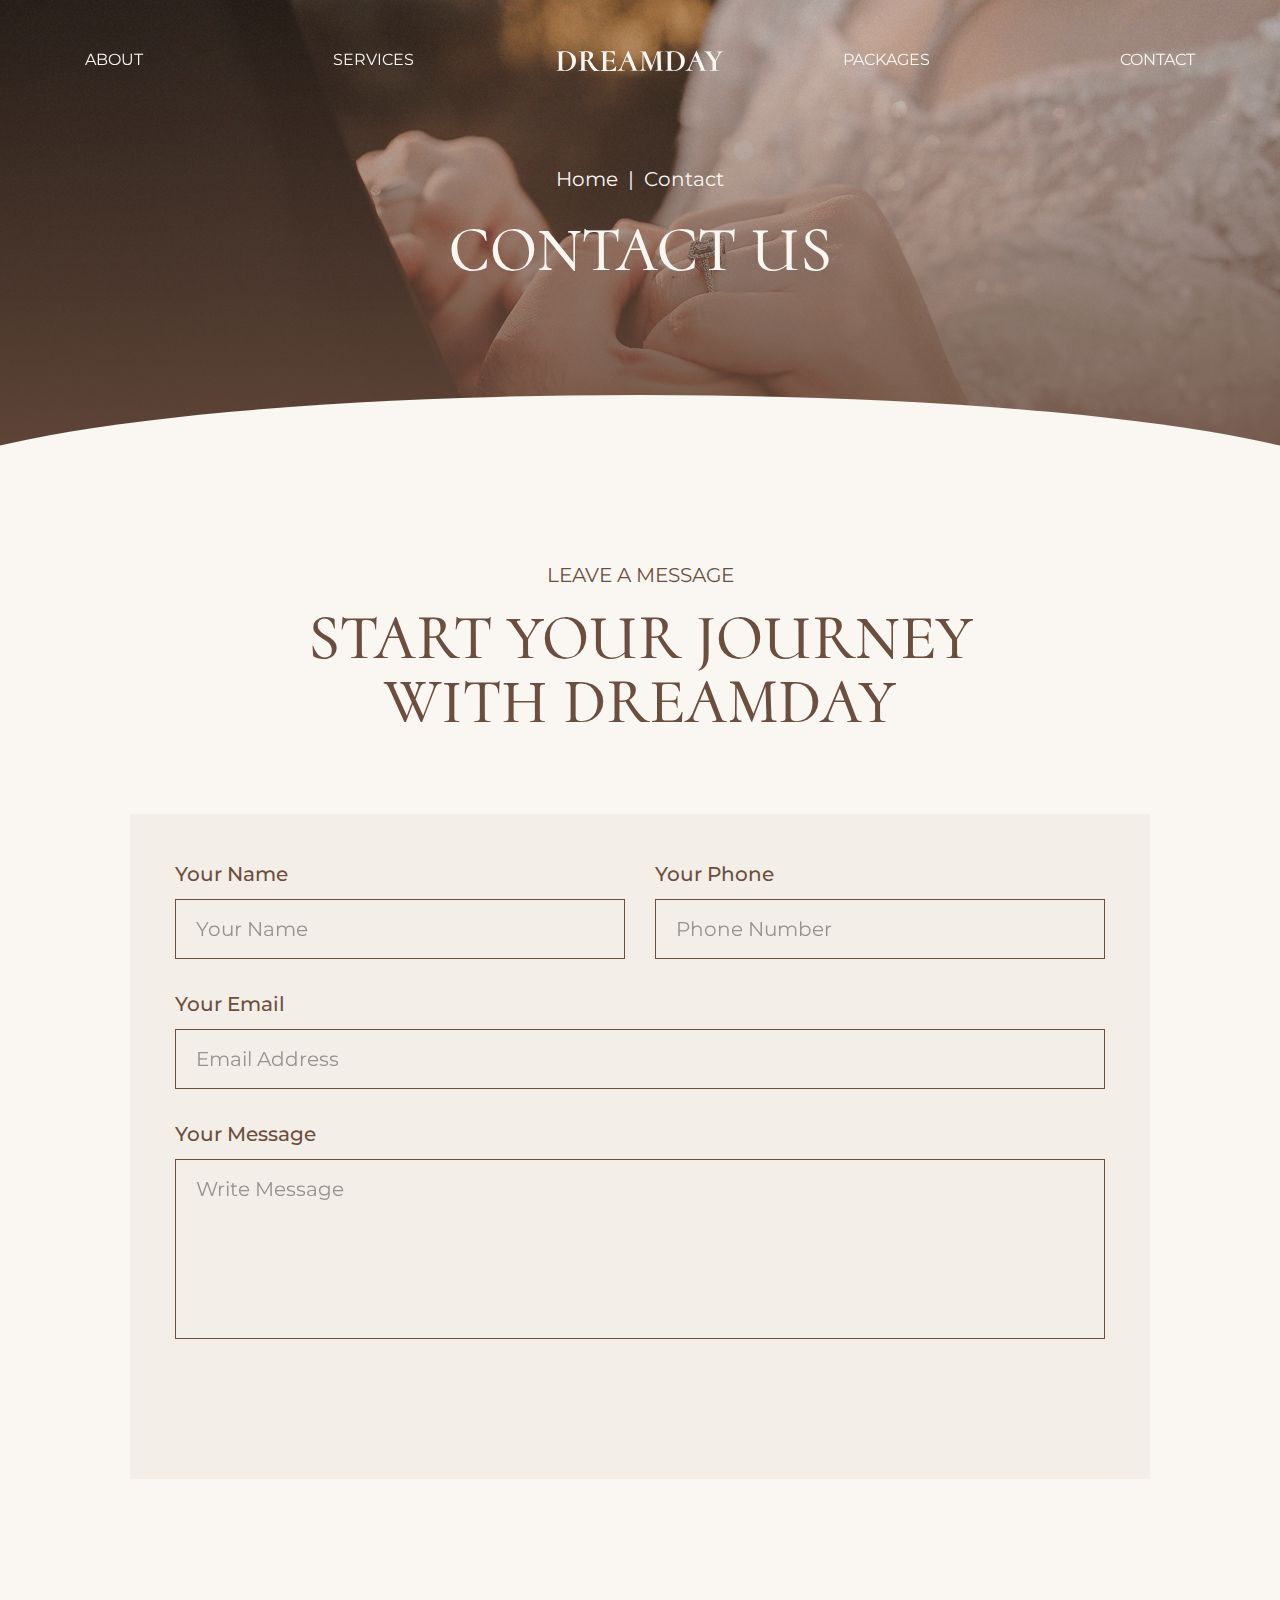
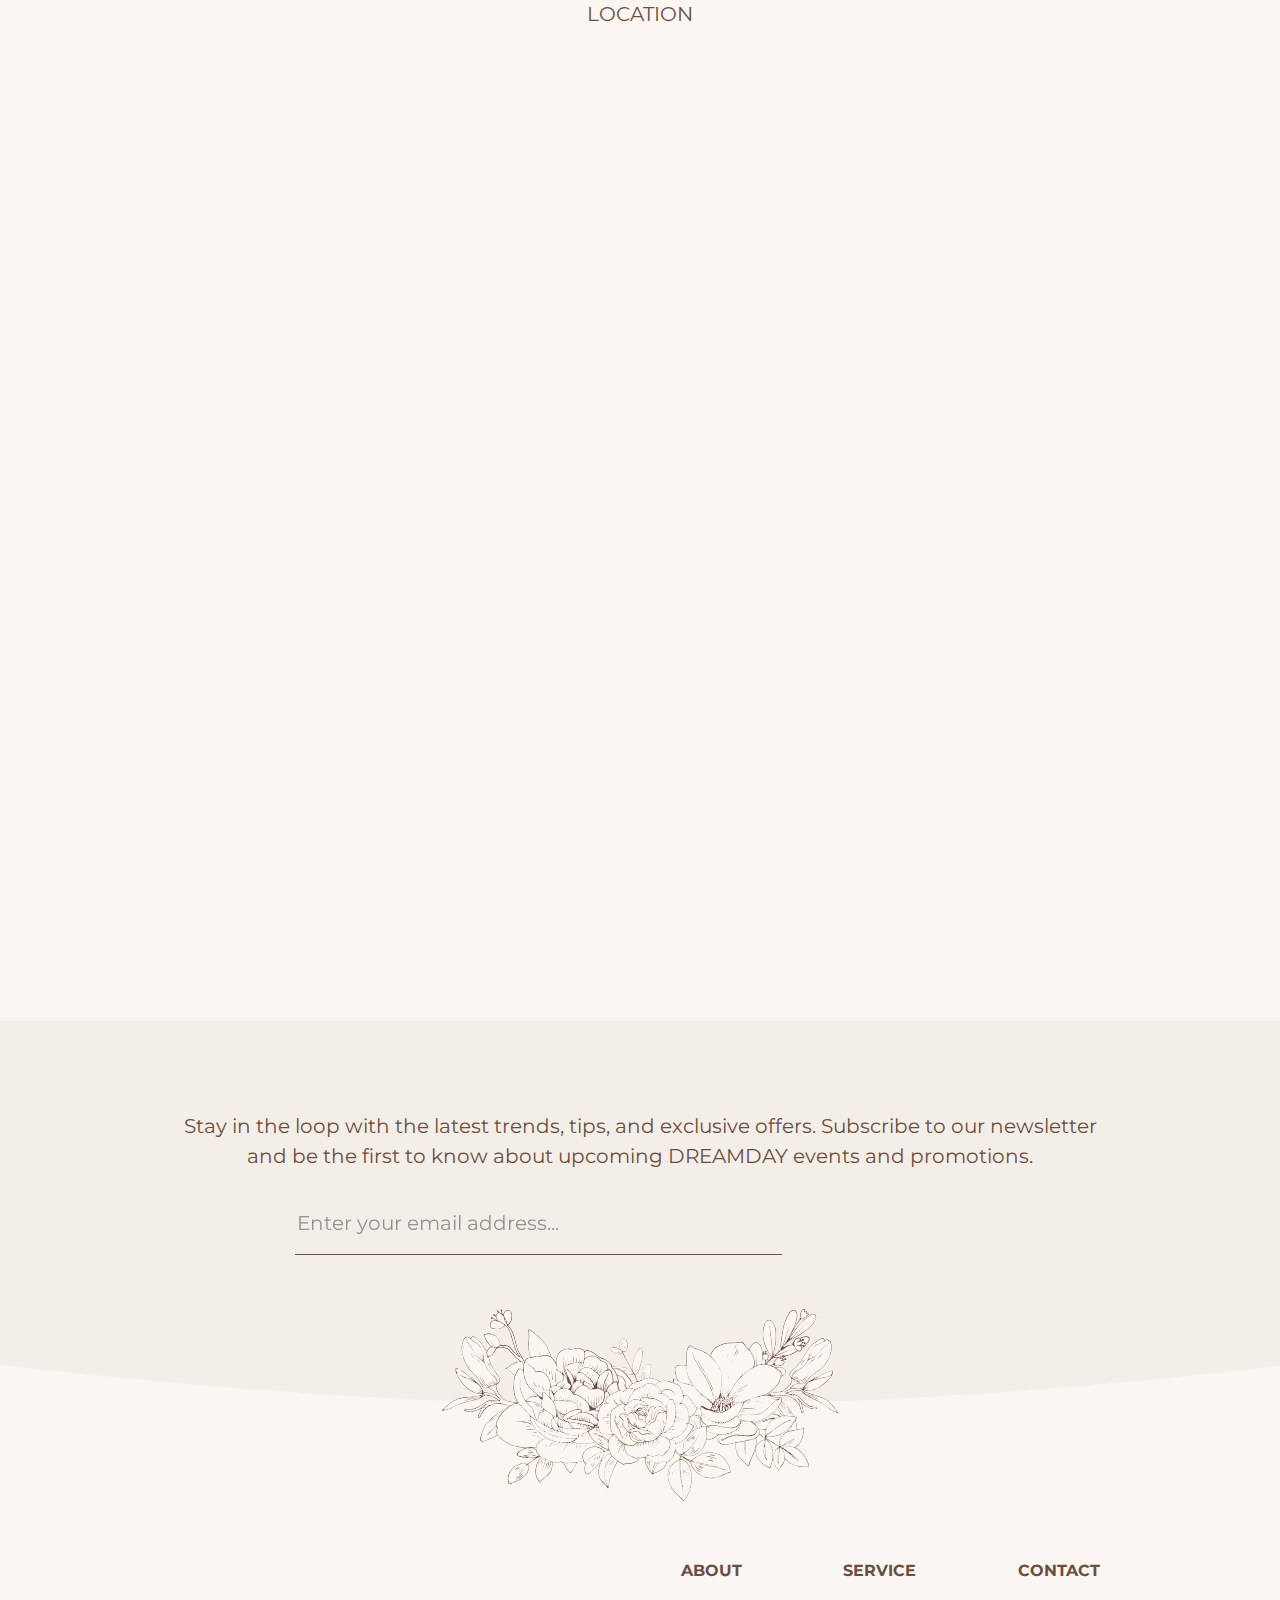
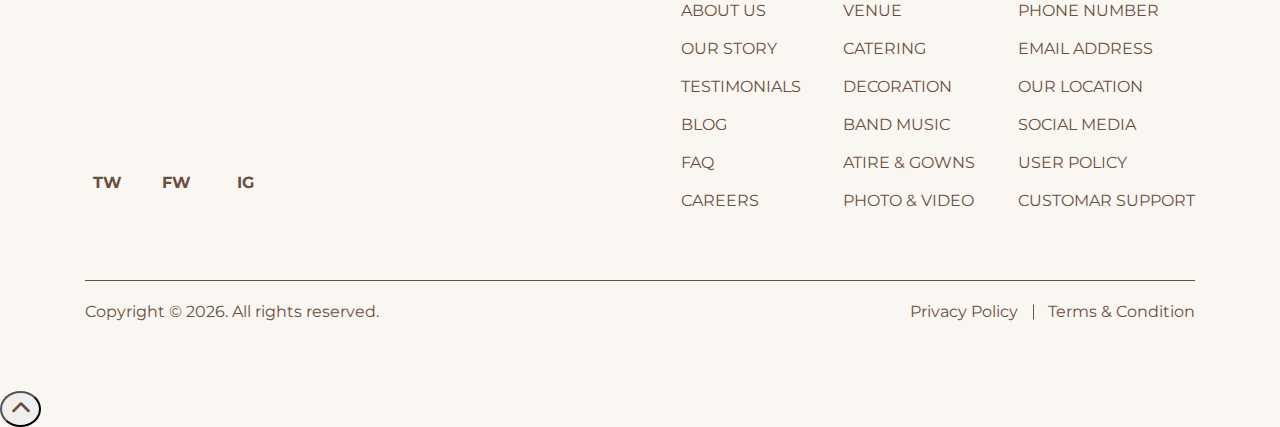
<file: contact.html>
<!DOCTYPE html>
<html lang="en">
  <head>
    <meta charset="UTF-8">
    <meta name="viewport" content="width=device-width, initial-scale=1.0">
    <meta name="description" content="DreamDay - Wedding Planner Website HTML Template">
    <meta name="author" content="Laralink">
    <!-- Favicon -->
    <link rel="icon" href="assets/img/favicon.png">
    <!-- All CSS Files -->
     <link rel="preload" href="assets/css/bootstrap.min.css" as="style" onload="this.onload=null;this.rel='stylesheet'">
    <link rel="stylesheet" href="assets/css/aos.min.css" media="print" onload="this.media='all'">
    <link rel="stylesheet" href="assets/css/swiper.min.css" media="print" onload="this.media='all'">
    <link rel="stylesheet" href="assets/css/odometer.min.css" media="print" onload="this.media='all'">
    <link rel="stylesheet" href="assets/css/lightgallery.min.css" media="print" onload="this.media='all'">
    <link rel="stylesheet" href="assets/css/fontawesome.min.css" media="print" onload="this.media='all'">
    <link rel="preload" href="assets/css/style.css" as="style" onload="this.onload=null;this.rel='stylesheet'">
    <!-- Site Title -->
    <title>DreamDay - Wedding Planner Website HTML Template</title>
  </head>
  <body>
    <!-- Preloader Start -->
    <div class="cs_preloader cs_center">
      <div class="cs_preloader_in">
        <div class="cs_center_column text-center">
          <div class="cs_preloader_icon cs_center cs_fs_40 cs_mb_20"><i class="fa-regular fa-heart"></i></div>
          <div class="cs_preloader_text cs_fs_48 cs_bold" data-text="DREAMDAY">DREAMDAY</div>
        </div>
      </div>
     </div>
    <!-- Preloader End -->
    <!-- start header -->
    <header class="cs_site_header_style_1 cs_secondary_color cs_sticky_header">
      <div class="cs_main_header position-relative">
        <div class="container">
          <div class="cs_main_header_in">
            <div class="cs_main_header_left">
              <a href="index.html" aria-label="Logo with home page link" class="cs_site_brand">
                <svg width="167" height="20" viewBox="0 0 167 20" fill="none"
                  xmlns="http://www.w3.org/2000/svg">
                  <path d="M8.59673 20C8.00018 20 7.32906 19.9688 6.58337 19.9064C6.28509 19.8856 5.9229 19.8648 5.49679 19.844C5.07068 19.8232 4.59131 19.8128 4.05868 19.8128L1.69378 19.844C1.31028 19.8648 0.766994 19.8752 0.0639162 19.8752C0.0213054 19.8752 0 19.8128 0 19.688C0 19.5632 0.0213054 19.5008 0.0639162 19.5008C0.724383 19.5008 1.20375 19.4488 1.50203 19.3448C1.80031 19.2408 2.00271 19.0432 2.10923 18.7519C2.23707 18.4399 2.29033 17.9719 2.26902 17.3479V2.90172C2.22641 2.27769 2.14119 1.82007 2.01336 1.52886C1.90683 1.23765 1.70443 1.04004 1.40616 0.936036C1.10788 0.811232 0.660467 0.74883 0.0639162 0.74883C0.0213054 0.74883 0 0.686427 0 0.561623C0 0.436818 0.0213054 0.374416 0.0639162 0.374416L1.69378 0.405617C2.63122 0.447218 3.39821 0.468018 3.99476 0.468018C4.69784 0.468018 5.40092 0.436817 6.104 0.374416C6.99882 0.332813 7.65929 0.312012 8.0854 0.312012C10.3225 0.312012 12.3039 0.717629 14.0296 1.52886C15.7553 2.31929 17.0976 3.43214 18.0563 4.86739C19.0151 6.30265 19.4944 7.94592 19.4944 9.79719C19.4944 11.7941 18.9831 13.5725 17.9604 15.1326C16.9591 16.6719 15.6275 17.8679 13.9657 18.7207C12.3039 19.5736 10.5142 20 8.59673 20ZM8.3091 19.376C9.80048 19.376 11.1001 19.0328 12.208 18.3463C13.3159 17.6391 14.1681 16.6199 14.7646 15.2886C15.3825 13.9574 15.6914 12.3557 15.6914 10.4836C15.6914 8.88196 15.4251 7.36349 14.8925 5.92824C14.3598 4.47218 13.5076 3.27613 12.3358 2.34009C11.1853 1.40406 9.71526 0.936036 7.92561 0.936036C7.07339 0.936036 6.49815 1.09204 6.19987 1.40406C5.90159 1.69527 5.75246 2.21529 5.75246 2.96412V17.0047C5.77376 17.8575 5.95486 18.4711 6.29574 18.8456C6.65794 19.1992 7.32906 19.376 8.3091 19.376Z"
                    fill="currentColor" />
                  <path d="M43.0947 19.5008C43.1587 19.5008 43.1906 19.5632 43.1906 19.688C43.2119 19.8128 43.18 19.8752 43.0947 19.8752H37.8536C37.3423 19.8752 36.4475 19.0432 35.1691 17.3791C33.9121 15.6942 32.3888 13.1669 30.5991 9.79719C30.0026 9.9428 29.3421 10.0156 28.6177 10.0156C28.5112 10.0156 28.3727 9.9948 28.2023 9.9532V17.3479C28.181 17.9511 28.2236 18.4087 28.3301 18.7207C28.4579 19.012 28.671 19.22 28.9693 19.3448C29.2888 19.4488 29.7682 19.5008 30.4074 19.5008C30.4926 19.5008 30.5352 19.5632 30.5352 19.688C30.5565 19.8128 30.5246 19.8752 30.4393 19.8752C29.715 19.8752 29.161 19.8648 28.7775 19.844L26.4126 19.8128L24.0158 19.844C23.5897 19.8648 23.0144 19.8752 22.29 19.8752C22.2048 19.8752 22.1515 19.8128 22.1302 19.688C22.1302 19.5632 22.1728 19.5008 22.2581 19.5008C22.9611 19.5008 23.4831 19.4488 23.824 19.3448C24.1649 19.22 24.3886 19.012 24.4951 18.7207C24.623 18.4087 24.6975 17.9511 24.7188 17.3479V2.90172C24.7188 2.27769 24.6549 1.82007 24.5271 1.52886C24.4206 1.23765 24.2075 1.04004 23.8879 0.936036C23.5683 0.811232 23.0783 0.74883 22.4179 0.74883C22.3326 0.74883 22.29 0.686427 22.29 0.561623C22.29 0.436818 22.3326 0.374416 22.4179 0.374416L24.1116 0.405617C25.0491 0.447218 25.8161 0.468018 26.4126 0.468018C27.137 0.468018 27.9253 0.426417 28.7775 0.343213C29.4593 0.301612 29.9067 0.280811 30.1198 0.280811C32.2716 0.280811 33.8802 0.624025 34.9454 1.31045C36.032 1.99688 36.5753 2.95372 36.5753 4.18097C36.5753 5.0754 36.2664 5.93864 35.6485 6.77067C35.052 7.6027 34.253 8.29953 33.2516 8.86115C34.9135 11.5445 36.3196 13.6557 37.4701 15.195C38.6419 16.7135 39.6646 17.8159 40.5381 18.5023C41.4329 19.168 42.2851 19.5008 43.0947 19.5008ZM28.2023 9.07956C28.4579 9.14197 28.7669 9.17317 29.1291 9.17317C30.5352 9.17317 31.5259 8.87155 32.1012 8.26833C32.6977 7.66511 32.996 6.65627 32.996 5.24181C32.996 3.76495 32.6977 2.68331 32.1012 1.99688C31.5259 1.28965 30.8122 0.936036 29.96 0.936036C29.3847 0.936036 28.9906 0.977638 28.7775 1.06084C28.5645 1.12324 28.4153 1.28965 28.3301 1.56006C28.2662 1.80967 28.2236 2.27769 28.2023 2.96412V9.07956Z"
                    fill="currentColor" />
                  <path d="M59.3142 14.9142C59.3568 14.8726 59.4101 14.8518 59.474 14.8518C59.5379 14.8518 59.6018 14.8726 59.6658 14.9142C59.7297 14.935 59.751 14.9558 59.7297 14.9766C59.5166 16.3287 59.4101 17.8055 59.4101 19.4072C59.4101 19.5736 59.3781 19.6984 59.3142 19.7816C59.2503 19.844 59.1225 19.8752 58.9307 19.8752H44.3578C44.2726 19.8752 44.23 19.8128 44.23 19.688C44.23 19.5632 44.262 19.5008 44.3259 19.5008C44.965 19.5008 45.4231 19.4488 45.7001 19.3448C45.9983 19.2408 46.1901 19.0432 46.2753 18.7519C46.3818 18.4607 46.4351 17.9927 46.4351 17.3479V2.90172C46.4351 2.27769 46.3818 1.82007 46.2753 1.52886C46.1688 1.23765 45.9664 1.04004 45.6681 0.936036C45.3698 0.811232 44.9224 0.74883 44.3259 0.74883C44.262 0.74883 44.2193 0.686427 44.198 0.561623C44.198 0.436818 44.2193 0.374416 44.262 0.374416H58.0359C58.2063 0.374416 58.2916 0.468019 58.2916 0.655225L58.3555 4.77379C58.3555 4.83619 58.2916 4.86739 58.1637 4.86739C58.0572 4.86739 57.9933 4.84659 57.972 4.80499C57.6098 3.64015 56.9493 2.72491 55.9906 2.05928C55.0531 1.37285 53.9346 1.02964 52.635 1.02964H52.0278C51.3673 1.02964 50.8879 1.08164 50.5897 1.18565C50.3127 1.26885 50.1316 1.43526 50.0464 1.68487C49.9612 1.93448 49.9079 2.35049 49.8866 2.93292V9.29797H53.8813C54.9679 9.29797 55.7669 9.11076 56.2782 8.73635C56.7895 8.36193 57.0452 7.75871 57.0452 6.92668C57.0452 6.84347 57.1198 6.80187 57.2689 6.80187C57.418 6.80187 57.4926 6.85387 57.4926 6.95788L57.4606 8.67395C57.4393 8.92356 57.4287 9.27717 57.4287 9.73479C57.4287 10.4004 57.4393 10.8996 57.4606 11.2324L57.4926 12.9173C57.4926 13.0213 57.4287 13.0733 57.3009 13.0733C57.2369 13.0733 57.173 13.0629 57.1091 13.0421C57.0665 13.0005 57.0452 12.9589 57.0452 12.9173C57.0452 12.0229 56.7576 11.3469 56.1823 10.8892C55.6284 10.4108 54.8401 10.1716 53.8174 10.1716H49.8866V17.2231C49.8866 18.0551 50.0144 18.5959 50.2701 18.8456C50.547 19.0952 51.1116 19.22 51.9639 19.22H52.8587C54.2435 19.22 55.5112 18.8352 56.6617 18.0655C57.8122 17.2751 58.6964 16.2246 59.3142 14.9142Z"
                    fill="currentColor" />
                  <path d="M82.013 19.5008C82.0769 19.5008 82.1088 19.5632 82.1088 19.688C82.1088 19.8128 82.0769 19.8752 82.013 19.8752C81.6295 19.8752 81.0329 19.8544 80.2233 19.8128C79.3285 19.7712 78.6147 19.7504 78.0821 19.7504C77.5282 19.7504 76.8464 19.7712 76.0368 19.8128C75.2698 19.8544 74.7052 19.8752 74.343 19.8752C74.2578 19.8752 74.2152 19.8128 74.2152 19.688C74.2152 19.5632 74.2578 19.5008 74.343 19.5008C74.9822 19.5008 75.4402 19.4384 75.7172 19.3136C75.9942 19.168 76.1327 18.9184 76.1327 18.5647C76.1327 18.2527 76.0048 17.8159 75.7492 17.2543L72.9369 10.6708H67.8875L65.7143 15.8502C65.3734 16.6407 65.203 17.2751 65.203 17.7535C65.203 18.3567 65.448 18.804 65.938 19.0952C66.428 19.3656 67.1844 19.5008 68.2071 19.5008C68.2923 19.5008 68.3349 19.5632 68.3349 19.688C68.3349 19.8128 68.2816 19.8752 68.1751 19.8752C67.8981 19.8752 67.2909 19.8544 66.3535 19.8128C65.2882 19.7712 64.4786 19.7504 63.9247 19.7504C63.4133 19.7504 62.8168 19.7712 62.135 19.8128C61.5385 19.8544 61.0484 19.8752 60.6649 19.8752C60.5797 19.8752 60.5371 19.8128 60.5371 19.688C60.5371 19.5632 60.5797 19.5008 60.6649 19.5008C61.3041 19.5008 61.9965 19.168 62.7422 18.5023C63.5092 17.8159 64.1697 16.8591 64.7236 15.6318L71.4668 0.0936044C71.4668 0.0312015 71.5414 0 71.6905 0C71.8822 0 72.0207 0.0416017 72.1059 0.124805L79.2646 17.2543C79.5841 17.9823 79.8185 18.4711 79.9676 18.7207C80.1381 18.9704 80.3724 19.168 80.6707 19.3136C80.969 19.4384 81.4164 19.5008 82.013 19.5008ZM68.271 9.79719H72.5853L70.4122 4.71139L68.271 9.79719Z"
                    fill="currentColor" />
                  <path d="M106.758 19.5008C106.822 19.5008 106.854 19.5632 106.854 19.688C106.875 19.8128 106.843 19.8752 106.758 19.8752C106.119 19.8752 105.608 19.8648 105.224 19.844L102.859 19.8128L100.59 19.844C100.207 19.8648 99.6633 19.8752 98.9602 19.8752C98.8963 19.8752 98.8644 19.8128 98.8644 19.688C98.8644 19.5632 98.8963 19.5008 98.9602 19.5008C99.6207 19.5008 100.1 19.4488 100.398 19.3448C100.718 19.2408 100.931 19.0432 101.038 18.7519C101.144 18.4399 101.176 17.9719 101.133 17.3479L100.686 2.4649L94.55 19.6568C94.5074 19.74 94.4328 19.7816 94.3263 19.7816C94.1985 19.7816 94.1026 19.7296 94.0387 19.6256L86.944 3.24493L86.8801 15.819C86.8375 16.9631 87.0399 17.8679 87.4873 18.5335C87.956 19.1784 88.5952 19.5008 89.4048 19.5008C89.4687 19.5008 89.5006 19.5632 89.5006 19.688C89.5006 19.8128 89.4687 19.8752 89.4048 19.8752C88.8721 19.8752 88.446 19.8648 88.1264 19.844L86.2409 19.8128L84.5791 19.844C84.2595 19.8648 83.8014 19.8752 83.2049 19.8752C83.1623 19.8752 83.141 19.8128 83.141 19.688C83.141 19.5632 83.1623 19.5008 83.2049 19.5008C84.0145 19.5008 84.6537 19.1784 85.1224 18.5335C85.6124 17.8887 85.8574 17.0151 85.8574 15.9126L86.0172 1.77847C85.3567 1.09204 84.4619 0.74883 83.3327 0.74883C83.2688 0.74883 83.2368 0.686427 83.2368 0.561623C83.2368 0.436818 83.2688 0.374416 83.3327 0.374416C83.6523 0.374416 83.9186 0.384816 84.1317 0.405617L85.5059 0.436817L87.6151 0.405617C87.8495 0.384816 88.1371 0.374416 88.478 0.374416C88.7549 0.374416 88.9787 0.47842 89.1491 0.686428C89.3408 0.894436 89.5752 1.33125 89.8522 1.99688L95.4768 14.8206L100.302 1.15445C100.366 0.925637 100.494 0.73843 100.686 0.592824C100.899 0.447218 101.144 0.374416 101.421 0.374416C101.762 0.374416 102.05 0.384816 102.284 0.405617L103.722 0.436817L105.16 0.405617C105.373 0.384816 105.682 0.374416 106.087 0.374416C106.151 0.374416 106.183 0.436818 106.183 0.561623C106.183 0.686427 106.161 0.74883 106.119 0.74883C105.437 0.74883 104.926 0.863234 104.585 1.09204C104.265 1.30005 104.105 1.70567 104.105 2.30889C104.105 2.5377 104.116 2.71451 104.137 2.83931L104.585 17.3479C104.627 17.9719 104.702 18.4399 104.809 18.7519C104.936 19.0432 105.139 19.2408 105.416 19.3448C105.693 19.4488 106.14 19.5008 106.758 19.5008Z"
                    fill="currentColor" />
                  <path d="M117.423 20C116.826 20 116.155 19.9688 115.409 19.9064C115.111 19.8856 114.749 19.8648 114.323 19.844C113.897 19.8232 113.417 19.8128 112.885 19.8128L110.52 19.844C110.136 19.8648 109.593 19.8752 108.89 19.8752C108.847 19.8752 108.826 19.8128 108.826 19.688C108.826 19.5632 108.847 19.5008 108.89 19.5008C109.55 19.5008 110.03 19.4488 110.328 19.3448C110.626 19.2408 110.829 19.0432 110.935 18.7519C111.063 18.4399 111.116 17.9719 111.095 17.3479V2.90172C111.052 2.27769 110.967 1.82007 110.839 1.52886C110.733 1.23765 110.53 1.04004 110.232 0.936036C109.934 0.811232 109.487 0.74883 108.89 0.74883C108.847 0.74883 108.826 0.686427 108.826 0.561623C108.826 0.436818 108.847 0.374416 108.89 0.374416L110.52 0.405617C111.457 0.447218 112.224 0.468018 112.821 0.468018C113.524 0.468018 114.227 0.436817 114.93 0.374416C115.825 0.332813 116.485 0.312012 116.911 0.312012C119.149 0.312012 121.13 0.717629 122.856 1.52886C124.581 2.31929 125.924 3.43214 126.882 4.86739C127.841 6.30265 128.32 7.94592 128.32 9.79719C128.32 11.7941 127.809 13.5725 126.786 15.1326C125.785 16.6719 124.454 17.8679 122.792 18.7207C121.13 19.5736 119.34 20 117.423 20ZM117.135 19.376C118.627 19.376 119.926 19.0328 121.034 18.3463C122.142 17.6391 122.994 16.6199 123.591 15.2886C124.209 13.9574 124.517 12.3557 124.517 10.4836C124.517 8.88196 124.251 7.36349 123.719 5.92824C123.186 4.47218 122.334 3.27613 121.162 2.34009C120.011 1.40406 118.541 0.936036 116.752 0.936036C115.899 0.936036 115.324 1.09204 115.026 1.40406C114.728 1.69527 114.578 2.21529 114.578 2.96412V17.0047C114.6 17.8575 114.781 18.4711 115.122 18.8456C115.484 19.1992 116.155 19.376 117.135 19.376Z"
                    fill="currentColor" />
                  <path d="M150.236 19.5008C150.3 19.5008 150.332 19.5632 150.332 19.688C150.332 19.8128 150.3 19.8752 150.236 19.8752C149.852 19.8752 149.256 19.8544 148.446 19.8128C147.552 19.7712 146.838 19.7504 146.305 19.7504C145.751 19.7504 145.069 19.7712 144.26 19.8128C143.493 19.8544 142.928 19.8752 142.566 19.8752C142.481 19.8752 142.438 19.8128 142.438 19.688C142.438 19.5632 142.481 19.5008 142.566 19.5008C143.205 19.5008 143.663 19.4384 143.94 19.3136C144.217 19.168 144.356 18.9184 144.356 18.5647C144.356 18.2527 144.228 17.8159 143.972 17.2543L141.16 10.6708H136.111L133.937 15.8502C133.596 16.6407 133.426 17.2751 133.426 17.7535C133.426 18.3567 133.671 18.804 134.161 19.0952C134.651 19.3656 135.407 19.5008 136.43 19.5008C136.515 19.5008 136.558 19.5632 136.558 19.688C136.558 19.8128 136.505 19.8752 136.398 19.8752C136.121 19.8752 135.514 19.8544 134.577 19.8128C133.511 19.7712 132.702 19.7504 132.148 19.7504C131.636 19.7504 131.04 19.7712 130.358 19.8128C129.762 19.8544 129.271 19.8752 128.888 19.8752C128.803 19.8752 128.76 19.8128 128.76 19.688C128.76 19.5632 128.803 19.5008 128.888 19.5008C129.527 19.5008 130.22 19.168 130.965 18.5023C131.732 17.8159 132.393 16.8591 132.947 15.6318L139.69 0.0936044C139.69 0.0312015 139.764 0 139.914 0C140.105 0 140.244 0.0416017 140.329 0.124805L147.488 17.2543C147.807 17.9823 148.042 18.4711 148.191 18.7207C148.361 18.9704 148.595 19.168 148.894 19.3136C149.192 19.4384 149.639 19.5008 150.236 19.5008ZM136.494 9.79719H140.808L138.635 4.71139L136.494 9.79719Z"
                    fill="currentColor" />
                  <path d="M166.84 0.374416C166.947 0.374416 167 0.436818 167 0.561623C167 0.686427 166.947 0.74883 166.84 0.74883C166.095 0.74883 165.381 1.02964 164.699 1.59126C164.039 2.13209 163.378 2.98492 162.718 4.14977L159.522 10.078V17.3479C159.522 17.9927 159.575 18.4607 159.682 18.7519C159.809 19.0432 160.044 19.2408 160.385 19.3448C160.726 19.4488 161.28 19.5008 162.047 19.5008C162.132 19.5008 162.174 19.5632 162.174 19.688C162.174 19.8128 162.132 19.8752 162.047 19.8752C161.301 19.8752 160.726 19.8648 160.321 19.844L157.796 19.8128L155.144 19.844C154.717 19.8648 154.142 19.8752 153.418 19.8752C153.333 19.8752 153.29 19.8128 153.29 19.688C153.29 19.5632 153.333 19.5008 153.418 19.5008C154.185 19.5008 154.749 19.4488 155.112 19.3448C155.474 19.22 155.719 19.012 155.847 18.7207C155.996 18.4295 156.06 17.9719 156.038 17.3479L156.006 10.5148L150.925 2.96412C150.414 2.19449 149.924 1.63286 149.455 1.27925C149.008 0.925637 148.55 0.74883 148.081 0.74883C147.996 0.74883 147.953 0.686427 147.953 0.561623C147.932 0.436818 147.953 0.374416 148.017 0.374416L149.679 0.405617C150.488 0.447218 151.085 0.468018 151.468 0.468018C152.001 0.468018 152.8 0.447218 153.865 0.405617L155.495 0.374416C155.559 0.374416 155.591 0.416017 155.591 0.499219C155.591 0.561622 155.57 0.624025 155.527 0.686428C155.506 0.728029 155.474 0.74883 155.431 0.74883C154.877 0.74883 154.472 0.790431 154.217 0.873635C153.982 0.956838 153.865 1.09204 153.865 1.27925C153.865 1.46646 153.972 1.70567 154.185 1.99688L158.979 9.17317L161.983 3.46334C162.174 3.04732 162.27 2.67291 162.27 2.34009C162.27 1.86167 162.1 1.47686 161.759 1.18565C161.439 0.894435 160.971 0.74883 160.353 0.74883C160.268 0.74883 160.225 0.686427 160.225 0.561623C160.225 0.436818 160.257 0.374416 160.321 0.374416L162.047 0.405617C163.112 0.447218 163.932 0.468018 164.507 0.468018C164.869 0.468018 165.285 0.447218 165.754 0.405617L166.84 0.374416Z"
                    fill="currentColor" />
                </svg>
              </a>
            </div>
            <div class="cs_main_header_center">
              <div class="cs_nav">
                <div class="cs_nav_list_wrap">
                  <div class="cs_nav_links_wrap">
                    <ul class="cs_nav_list cs_mp_0">
                      <li><a href="about.html" aria-label="About page link">about</a></li>
                      <li><a href="services.html" aria-label="Services page link">Services</a></li>
                    </ul>
                    <ul class="cs_nav_list cs_mp_0">
                      <li><a href="packages.html" aria-label="Packages page link">Packages</a></li>
                      <li><a href="contact.html" aria-label="Contact page link">Contact</a></li>
                    </ul>
                  </div>
                </div>
              </div>
            </div>
          </div>
        </div>
      </div>
    </header>
    <!-- End header -->
    <!-- start hero -->
    <section class="cs_hero_style_2 cs_bg_filed position-relative" data-src="assets/img/package_hero.jpg">
      <div class="cs_overlay cs_bg_filed" data-src="assets/img/hero_overlay.png"></div>
      <div class="container position-relative z-2">
        <div class="cs_page_header_content text-center">
          <ol class="breadcrumb cs_secondary_color cs_center cs_mp_0">
            <li class="breadcrumb-item"><a href="index.html">Home</a></li>
            <li class="breadcrumb-item">Contact</li>
          </ol>
          <h1 class="cs_fs_64 cs_secondary_color mb-0 text-uppercase mb-0" data-aos="zoom-in">Contact Us</h1>
        </div>
      </div>
    </section>
    <!-- End hero -->
    <!-- start contact form -->
    <section>
      <div class="cs_height_80 cs_height_lg_80"></div>
      <div class="container">
        <div class="cs_section_heading_style_3 text-center">
          <p class="cs_section_subtitle text-uppercase cs_mb_16">Leave a message</p>
          <h2 class="cs_section_title cs_fs_64 text-uppercase mb-0">Start Your Journey <br> With DreamDay</h2>
        </div>
        <div class="cs_height_80 cs_height_lg_40"></div>
        <form action="https://api.web3forms.com/submit" method="POST" class="cs_contact_form_style_1 row cs_gap_y_30" id="cs_form">
            <input type="hidden" name="access_key" value="cd98b256-0db3-478c-ab28-1ec94f80447c">
          <div class="col-md-6">
            <div class="cs_input_wraper">
              <label for="name">Your Name</label>
              <input type="text" name="name" id="name" placeholder="Your Name" class="cs_form_field" autocomplete="name" required>
            </div>
          </div>
          <div class="col-md-6">
            <div class="cs_input_wraper">
              <label for="phone">Your Phone</label>
              <input type="number" name="phone" id="phone" placeholder="Phone Number" class="cs_form_field">
            </div>
          </div>
          <div class="col-md-12">
            <div class="cs_input_wraper">
              <label for="email">Your Email</label>
              <input type="email" name="email" id="email" placeholder="Email Address" class="cs_form_field" autocomplete="email" required>
            </div>
          </div>
          <div class="col-md-12">
            <div class="cs_input_wraper">
              <label for="message">Your Message</label>
              <textarea name="message" id="message" rows="5" placeholder="Write Message" class="cs_form_field"></textarea>
            </div>
          </div>
          <div class="col-md-12">
            <button type="submit" class="cs_btn_style_1 cs_brown text-uppercase" data-aos="zoom-in">
            <span>Submit Message</span>
            </button>
            <div id="cs_result" class="cs_fs_14"></div>
          </div>
        </form>
      </div>
    </section>
    <!-- End contact form -->
    <!-- start Location Section -->
    <section>
      <div class="cs_height_120 cs_height_lg_80"></div>
      <div class="container">
        <div class="cs_section_heading_style_1 text-center">
          <p class="cs_section_subtitle cs_mb_16 text-uppercase">LOCATION</p>
          <h2 class="cs_section_title cs_fs_64 text-uppercase mb-0" data-aos="zoom-in">Capture your memory <br> With DreamDay</h2>
        </div>
      </div>
      <div class="cs_height_70 cs_height_lg_40"></div>
      <div class="cs_location_map_style_1">
        <iframe src="https://www.google.com/maps/embed?pb=!1m14!1m12!1m3!1d29213.86942275561!2d90.37249065!3d23.7568747!2m3!1f0!2f0!3f0!3m2!1i1024!2i768!4f13.1!5e0!3m2!1sen!2sbd!4v1747125773701!5m2!1sen!2sbd" loading="lazy" referrerpolicy="no-referrer-when-downgrade"></iframe>
      </div>
      <div class="cs_height_120 cs_height_lg_80"></div>
    </section>
    <!-- End Location Section -->
    <!-- End Newsletter Section -->
    <div class="cs_newsletter_style_1 cs_bg_filed position-relative" data-src="assets/img/newsletter_bg.svg">
      <div class="container">
        <div class="cs_newsletter_text cs_center_column">
          <p class="text-center cs_mb_36 cs_mb_lg_30">Stay in the loop with the latest trends, tips, and exclusive offers. Subscribe to our newsletter and be the first to know about upcoming DREAMDAY events and promotions.</p>
          <form action="#" class="cs_newsletter_form cs_center">
            <input type="email" name="email" placeholder="Enter your email address..." autocomplete="email" required>
            <button type="submit" class="cs_btn_style_1 cs_brown" data-aos="zoom-in"><span>Subscribe</span></button>
          </form>
        </div>
        <span class="cs_newsletter_flower cs_center">
        <img src="assets/img/flower_2.svg" alt="flower">
        </span>
      </div>
    </div>
    <!-- End Newsletter Section -->
    <!-- Start Footer Section -->
    <footer class="cs_footer_style_1">
      <div class="cs_height_160 cs_height_lg_100"></div>
      <div class="container">
        <div class="cs_footer_main">
          <div class="cs_footer_row">
            <div class="cs_footer_col">
              <h2 class="cs_section_title cs_fs_48 cs_mb_32" data-aos="fade-down">LET US BE <span class="cs_bold">the one</span>
                WHO <br> <span class="cs_bold">realizes</span>YOUR DREAM <br> WEDDING<span>ceremony</span>.
              </h2>
              <div class="cs_social_links">
                <a href="#" aria-label="Social link">TW</a>
                <a href="#" aria-label="Social link">FW</a>
                <a href="#" aria-label="Social link">IG</a>
              </div>
            </div>
            <div class="cs_footer_col">
              <h3 class="cs_footer_widget_title">About</h3>
              <ul class="cs_footer_menu">
                <li><a href="about.html" aria-label="Footer nav link">About Us</a></li>
                <li><a href="about.html" aria-label="Footer nav link">Our Story</a></li>
                <li><a href="about.html" aria-label="Footer nav link">Testimonials</a></li>
                <li><a href="about.html" aria-label="Footer nav link">Blog</a></li>
                <li><a href="about.html" aria-label="Footer nav link">Faq</a></li>
                <li><a href="about.html" aria-label="Footer nav link">Careers</a></li>
              </ul>
            </div>
            <div class="cs_footer_col">
              <h3 class="cs_footer_widget_title">Service</h3>
              <ul class="cs_footer_menu">
                <li><a href="service-details.html" aria-label="Footer nav link">Venue</a></li>
                <li><a href="service-details.html" aria-label="Footer nav link">Catering</a></li>
                <li><a href="service-details.html" aria-label="Footer nav link">Decoration</a></li>
                <li><a href="service-details.html" aria-label="Footer nav link">Band Music</a></li>
                <li><a href="service-details.html" aria-label="Footer nav link">Atire & Gowns</a></li>
                <li><a href="service-details.html" aria-label="Footer nav link">Photo & Video</a></li>
              </ul>
            </div>
            <div class="cs_footer_col">
              <h3 class="cs_footer_widget_title">Contact</h3>
              <ul class="cs_footer_menu">
                <li><a href="contact.html" aria-label="Footer nav link">Phone Number</a></li>
                <li><a href="contact.html" aria-label="Footer nav link">Email Address</a></li>
                <li><a href="contact.html" aria-label="Footer nav link">Our Location</a></li>
                <li><a href="contact.html" aria-label="Footer nav link">Social Media</a></li>
                <li><a href="contact.html" aria-label="Footer nav link">User Policy</a></li>
                <li><a href="contact.html" aria-label="Footer nav link">Customar Support</a></li>
              </ul>
            </div>
          </div>
        </div>
        <div class="cs_footer_bottom">
          <p class="mb-0">Copyright &copy; <span class="cs_getting_year"></span>. All rights reserved.</p>
          <ul class="cs_footer_bottom_menu cs_mp_0">
            <li><a href="#" aria-label="Privacy link">Privacy Policy</a></li>
            <li><a href="#" aria-label="Privacy link">Terms & Condition</a></li>
          </ul>
        </div>
      </div>
    </footer>
    <!-- End Footer Section -->
    <!-- Start Scroll Up Button -->
     <button type="button" class="cs_scrolltop_btn cs_center rounded-circle">
      <span><i class="fa-solid fa-chevron-up"></i></span>
     </button>
    <!-- End Scroll Up Button -->
   <script src="assets/js/jquery.min.js" defer></script>
    <script src="assets/js/odometer.min.js" defer></script>
    <script src="assets/js/lightgallery.min.js" defer></script>
    <script src="assets/js/swiper.min.js" defer></script>
    <script src="assets/js/lenis.min.js" defer></script>
    <script src="assets/js/aos.min.js" defer></script>
    <script src="assets/js/main.js" defer></script>
  </body>
</html>
</file>
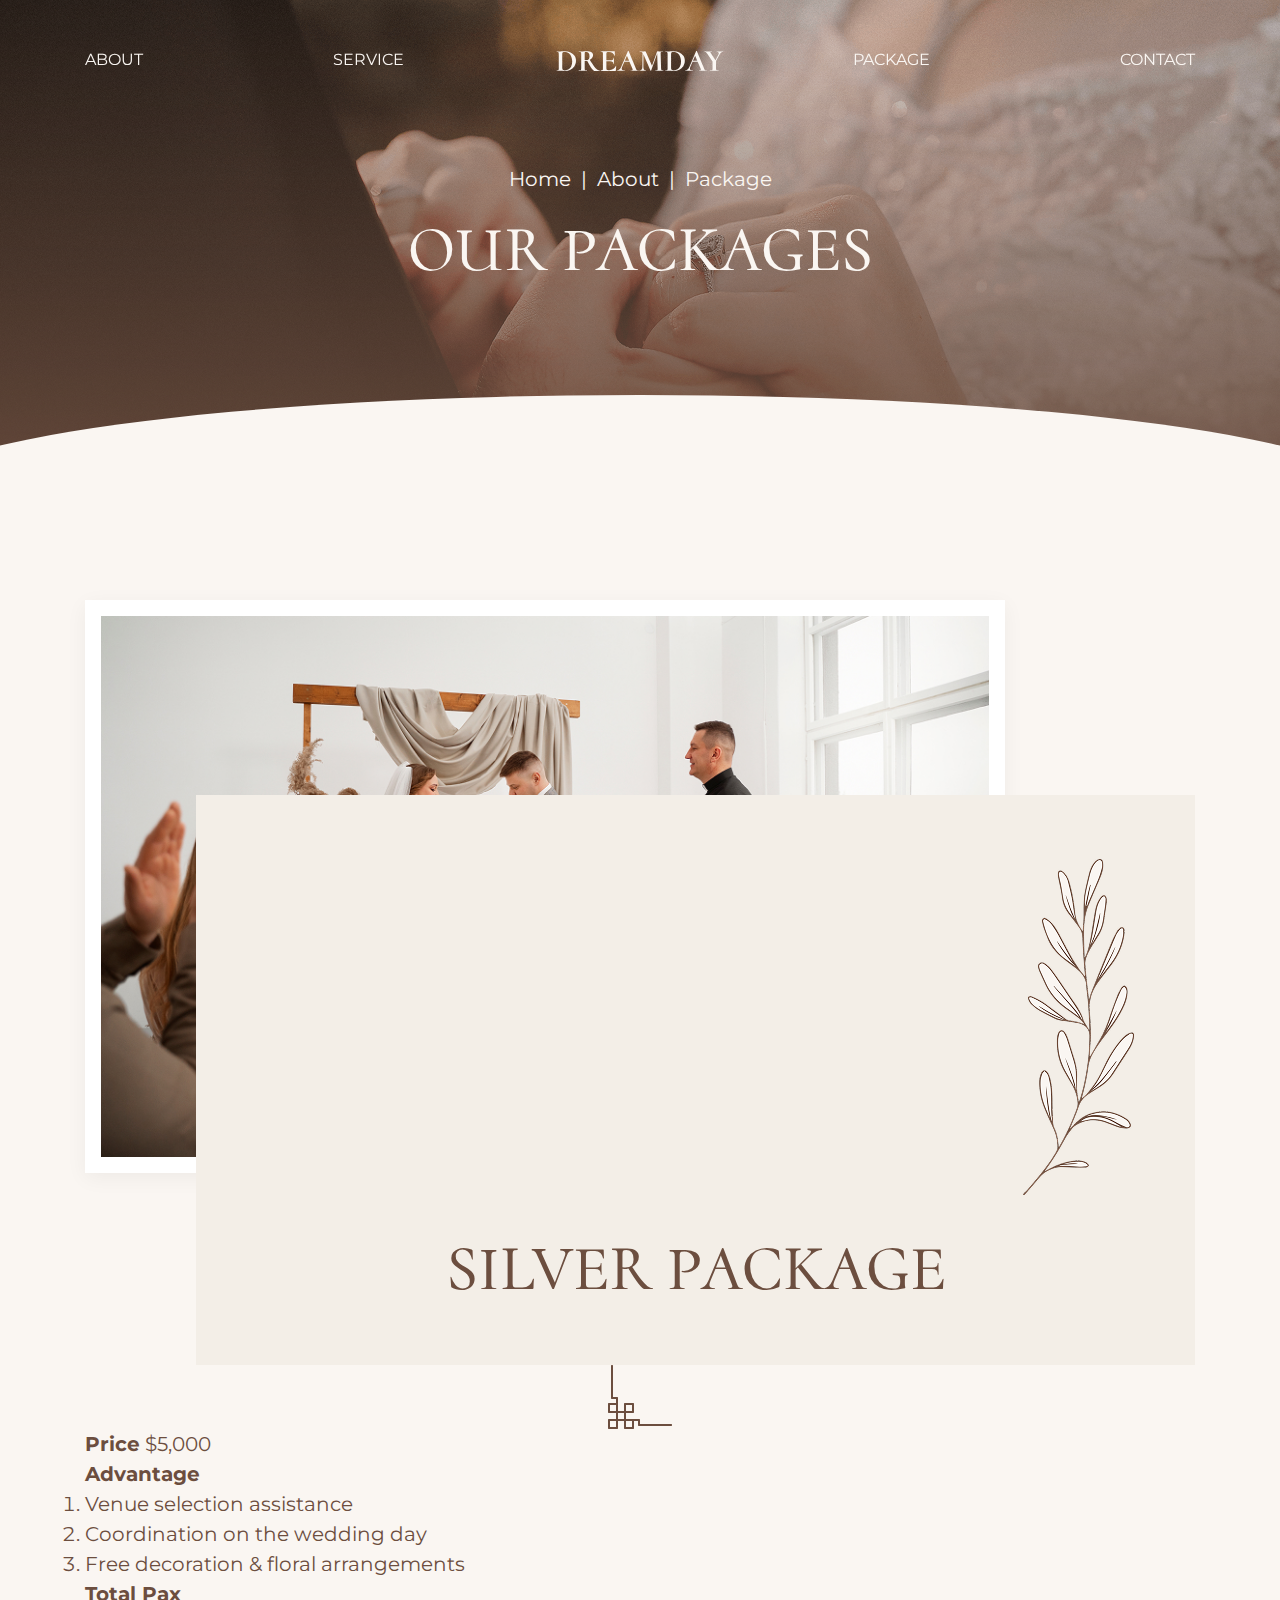
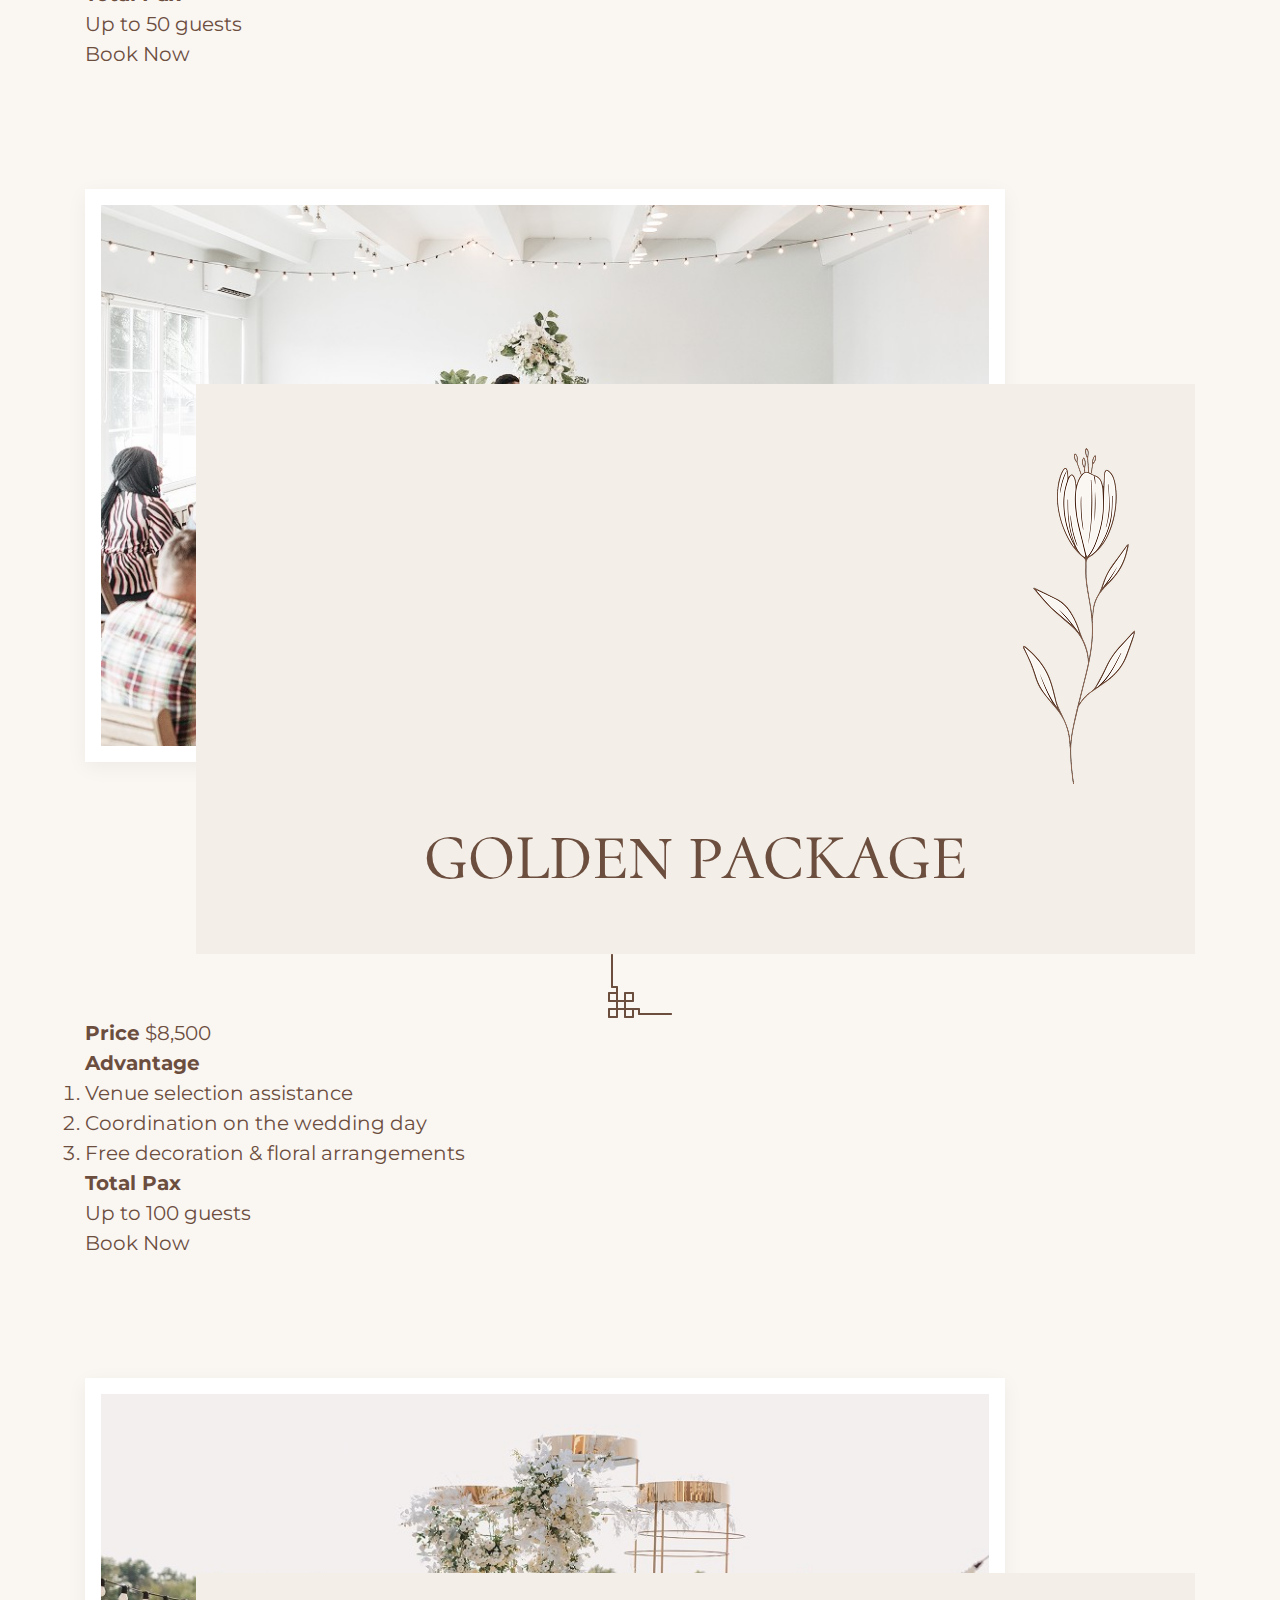
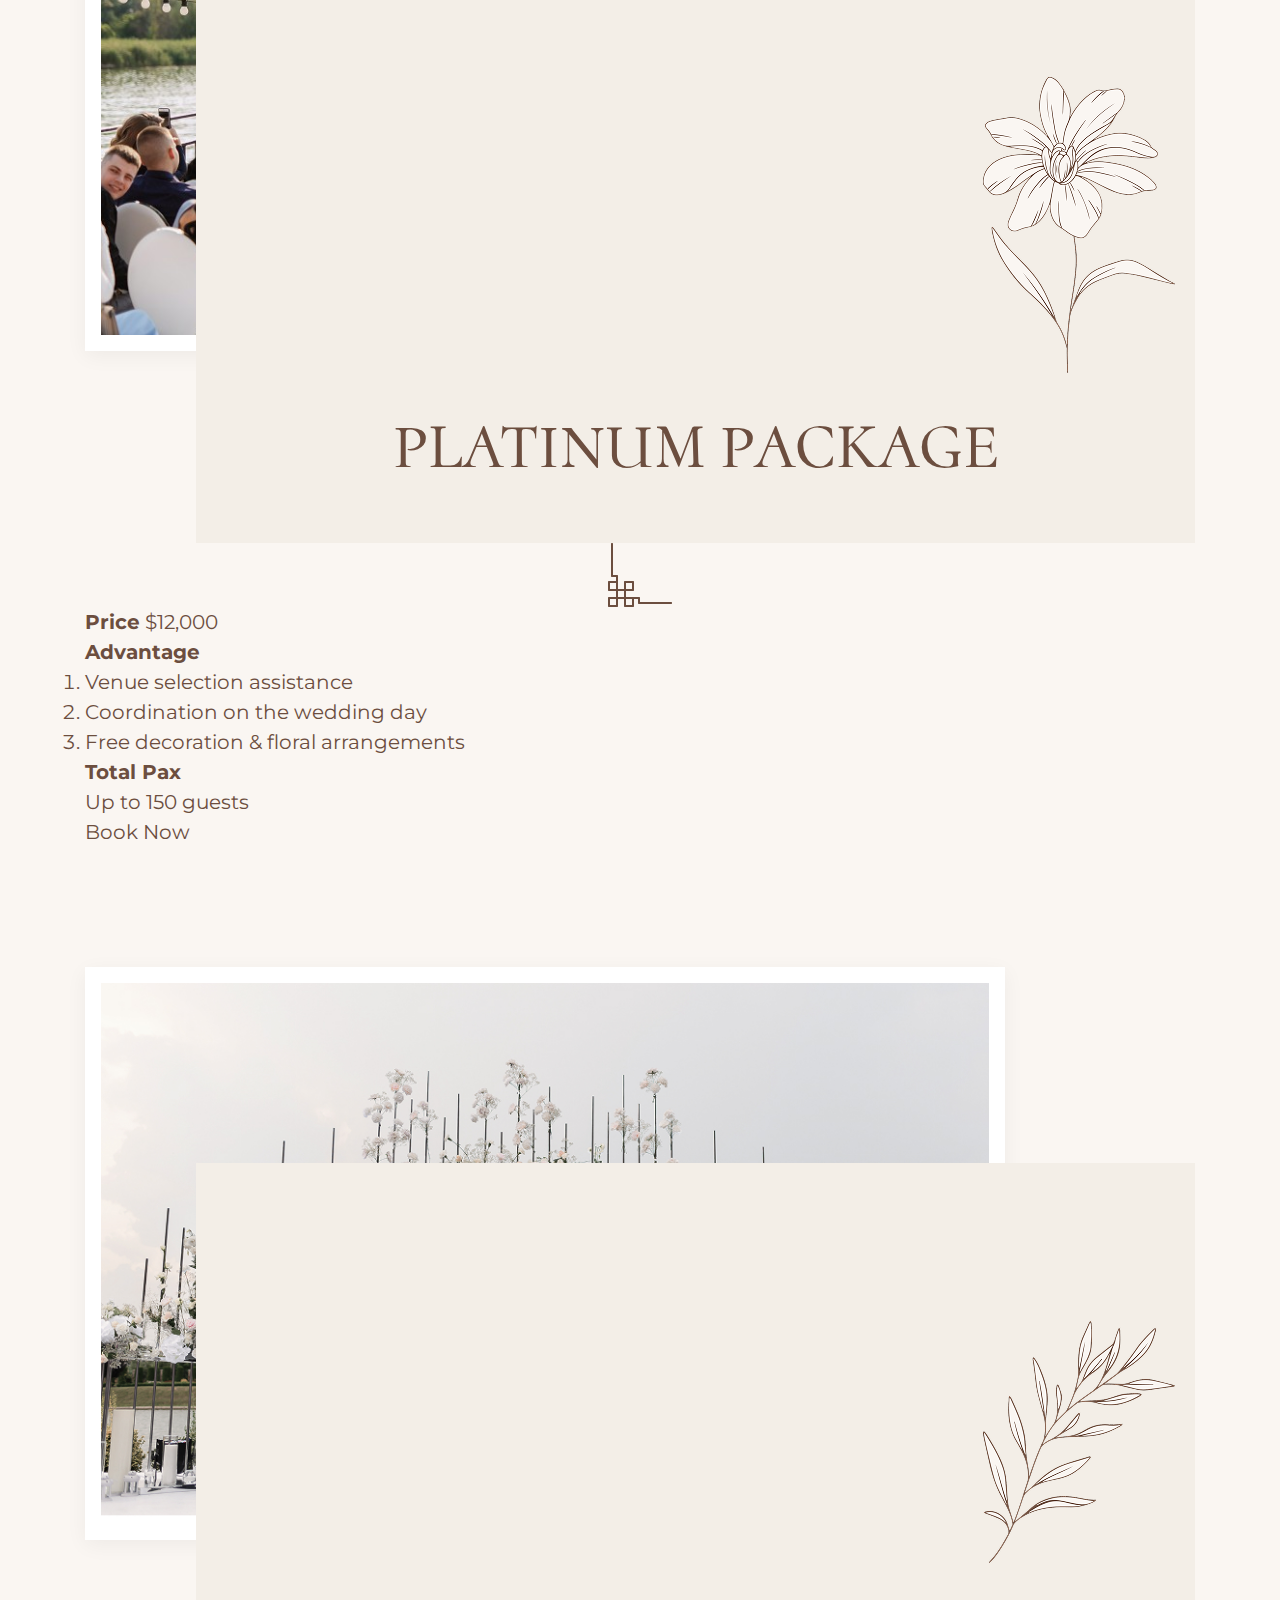
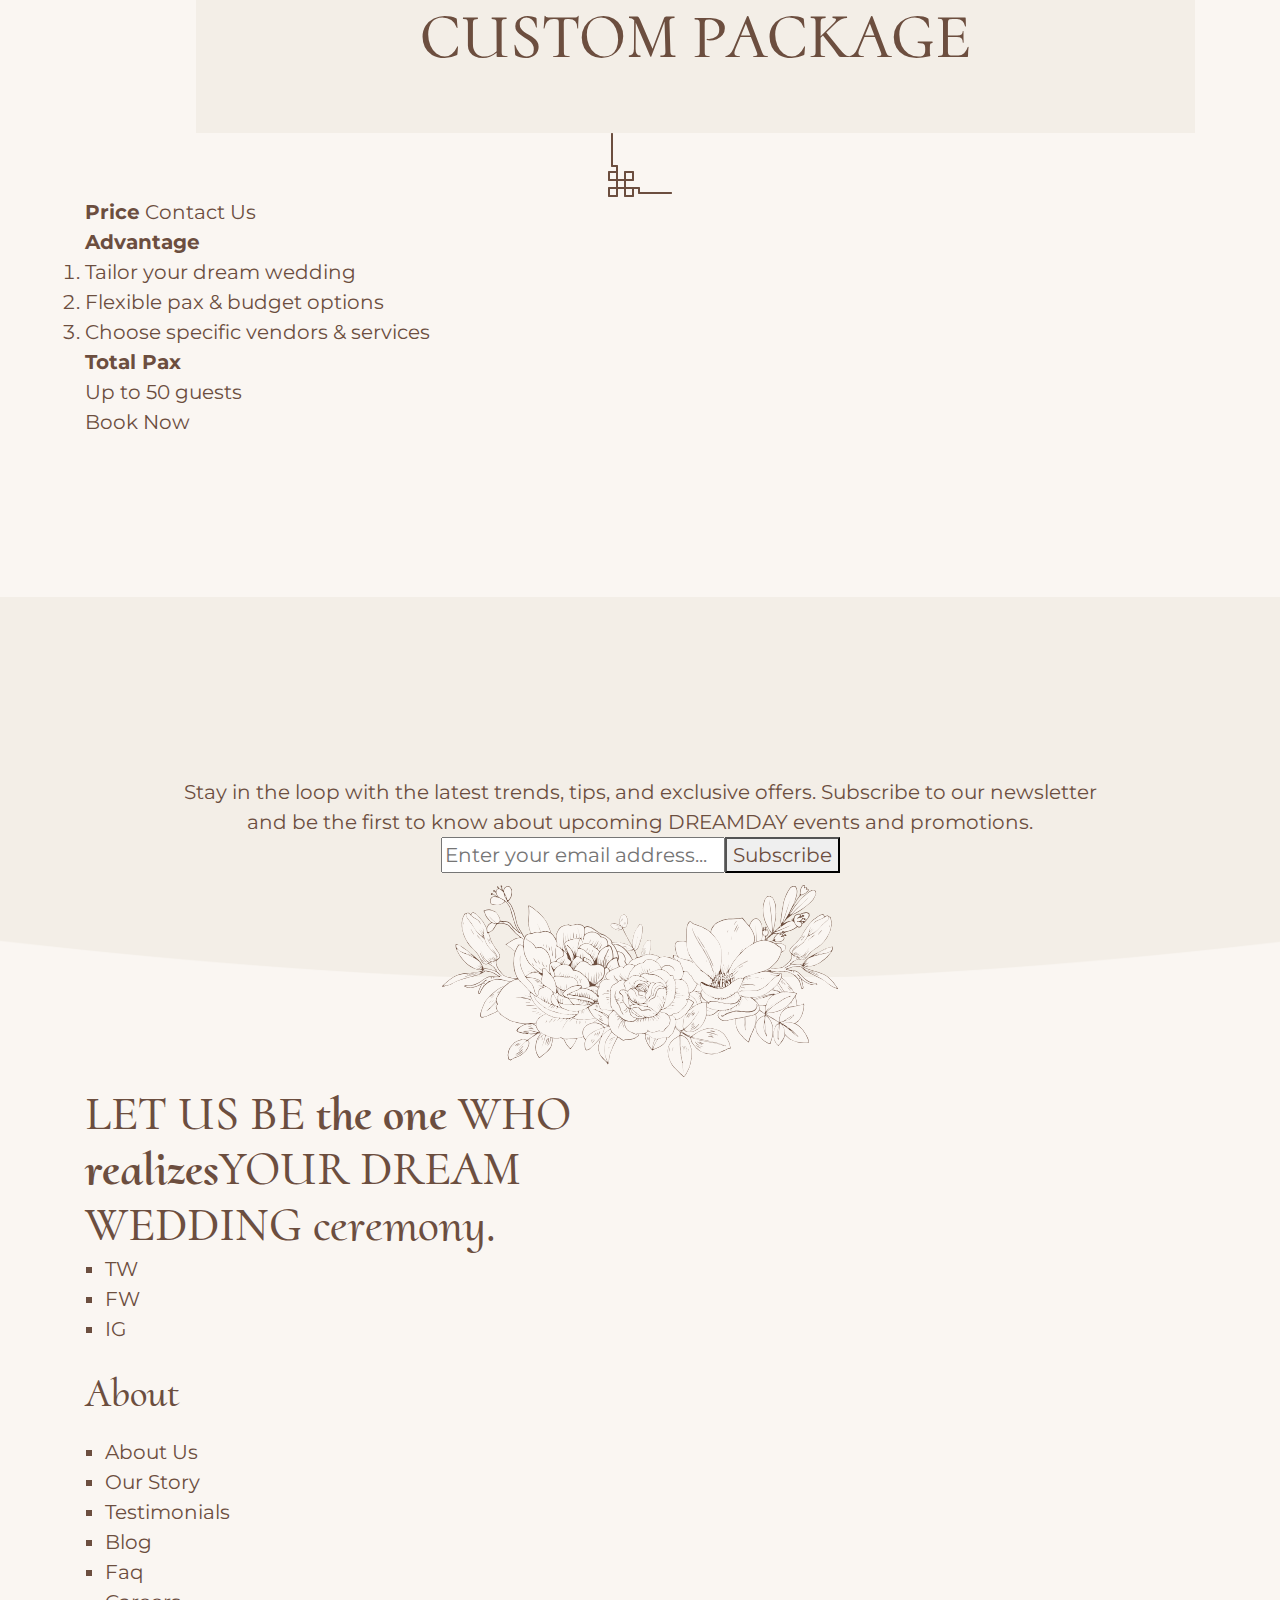
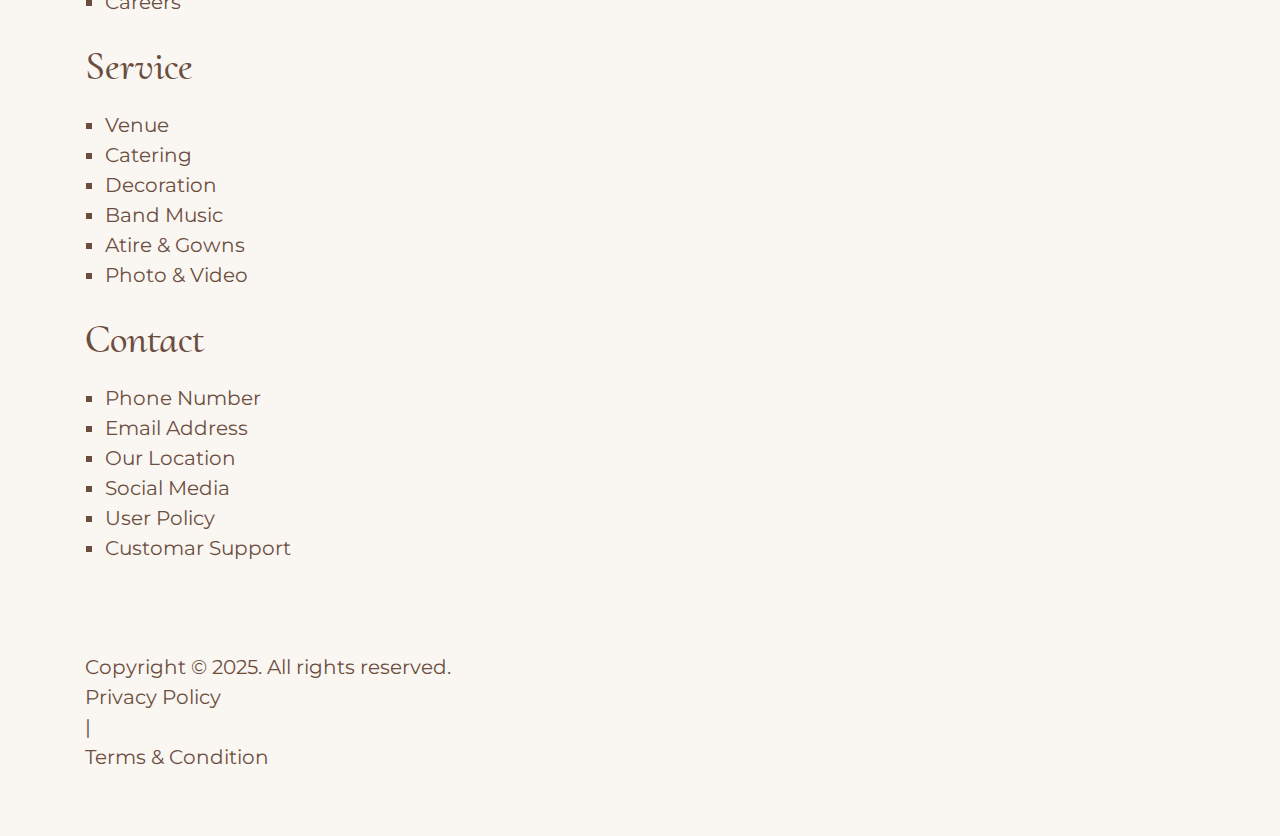
<file: package.html>
<!DOCTYPE html>
<html lang="en">
<head>
   <meta charset="UTF-8">
    <meta name="viewport" content="width=device-width, initial-scale=1.0">
    <meta name="description" content="DreamDay - Wedding Planner Website HTML Template">
    <meta name="author" content="Laralink">    
     <!-- Favicon -->
    <link rel="icon" href="assets/img/favicon.png">
    <!-- All CSS Files -->
    <link rel="stylesheet" href="assets/css/fontawesome.min.css">
    <link rel="stylesheet" href="assets/css/bootstrap.min.css">
    <link rel="stylesheet" href="assets/css/swiper.min.css">
    <link rel="stylesheet" href="assets/css/style.css">
     <!-- Site Title -->
    <title>DreamDay - Wedding Planner Website HTML Template</title>
</head>
<body>
    <!-- start header -->
    <header class="cs_site_header_style_1 cs_secondary_color cs_sticky_header">
        <div class="cs_main_header position-relative">
            <div class="container">
                <div class="cs_main_header_in">
                    <div class="cs_main_header_left">
                        <a href="index.html" class="cs_site_brand">
                            <svg width="167" height="20" viewBox="0 0 167 20" fill="none"
                                xmlns="http://www.w3.org/2000/svg">
                                <path
                                    d="M8.59673 20C8.00018 20 7.32906 19.9688 6.58337 19.9064C6.28509 19.8856 5.9229 19.8648 5.49679 19.844C5.07068 19.8232 4.59131 19.8128 4.05868 19.8128L1.69378 19.844C1.31028 19.8648 0.766994 19.8752 0.0639162 19.8752C0.0213054 19.8752 0 19.8128 0 19.688C0 19.5632 0.0213054 19.5008 0.0639162 19.5008C0.724383 19.5008 1.20375 19.4488 1.50203 19.3448C1.80031 19.2408 2.00271 19.0432 2.10923 18.7519C2.23707 18.4399 2.29033 17.9719 2.26902 17.3479V2.90172C2.22641 2.27769 2.14119 1.82007 2.01336 1.52886C1.90683 1.23765 1.70443 1.04004 1.40616 0.936036C1.10788 0.811232 0.660467 0.74883 0.0639162 0.74883C0.0213054 0.74883 0 0.686427 0 0.561623C0 0.436818 0.0213054 0.374416 0.0639162 0.374416L1.69378 0.405617C2.63122 0.447218 3.39821 0.468018 3.99476 0.468018C4.69784 0.468018 5.40092 0.436817 6.104 0.374416C6.99882 0.332813 7.65929 0.312012 8.0854 0.312012C10.3225 0.312012 12.3039 0.717629 14.0296 1.52886C15.7553 2.31929 17.0976 3.43214 18.0563 4.86739C19.0151 6.30265 19.4944 7.94592 19.4944 9.79719C19.4944 11.7941 18.9831 13.5725 17.9604 15.1326C16.9591 16.6719 15.6275 17.8679 13.9657 18.7207C12.3039 19.5736 10.5142 20 8.59673 20ZM8.3091 19.376C9.80048 19.376 11.1001 19.0328 12.208 18.3463C13.3159 17.6391 14.1681 16.6199 14.7646 15.2886C15.3825 13.9574 15.6914 12.3557 15.6914 10.4836C15.6914 8.88196 15.4251 7.36349 14.8925 5.92824C14.3598 4.47218 13.5076 3.27613 12.3358 2.34009C11.1853 1.40406 9.71526 0.936036 7.92561 0.936036C7.07339 0.936036 6.49815 1.09204 6.19987 1.40406C5.90159 1.69527 5.75246 2.21529 5.75246 2.96412V17.0047C5.77376 17.8575 5.95486 18.4711 6.29574 18.8456C6.65794 19.1992 7.32906 19.376 8.3091 19.376Z"
                                    fill="currentColor" />
                                <path
                                    d="M43.0947 19.5008C43.1587 19.5008 43.1906 19.5632 43.1906 19.688C43.2119 19.8128 43.18 19.8752 43.0947 19.8752H37.8536C37.3423 19.8752 36.4475 19.0432 35.1691 17.3791C33.9121 15.6942 32.3888 13.1669 30.5991 9.79719C30.0026 9.9428 29.3421 10.0156 28.6177 10.0156C28.5112 10.0156 28.3727 9.9948 28.2023 9.9532V17.3479C28.181 17.9511 28.2236 18.4087 28.3301 18.7207C28.4579 19.012 28.671 19.22 28.9693 19.3448C29.2888 19.4488 29.7682 19.5008 30.4074 19.5008C30.4926 19.5008 30.5352 19.5632 30.5352 19.688C30.5565 19.8128 30.5246 19.8752 30.4393 19.8752C29.715 19.8752 29.161 19.8648 28.7775 19.844L26.4126 19.8128L24.0158 19.844C23.5897 19.8648 23.0144 19.8752 22.29 19.8752C22.2048 19.8752 22.1515 19.8128 22.1302 19.688C22.1302 19.5632 22.1728 19.5008 22.2581 19.5008C22.9611 19.5008 23.4831 19.4488 23.824 19.3448C24.1649 19.22 24.3886 19.012 24.4951 18.7207C24.623 18.4087 24.6975 17.9511 24.7188 17.3479V2.90172C24.7188 2.27769 24.6549 1.82007 24.5271 1.52886C24.4206 1.23765 24.2075 1.04004 23.8879 0.936036C23.5683 0.811232 23.0783 0.74883 22.4179 0.74883C22.3326 0.74883 22.29 0.686427 22.29 0.561623C22.29 0.436818 22.3326 0.374416 22.4179 0.374416L24.1116 0.405617C25.0491 0.447218 25.8161 0.468018 26.4126 0.468018C27.137 0.468018 27.9253 0.426417 28.7775 0.343213C29.4593 0.301612 29.9067 0.280811 30.1198 0.280811C32.2716 0.280811 33.8802 0.624025 34.9454 1.31045C36.032 1.99688 36.5753 2.95372 36.5753 4.18097C36.5753 5.0754 36.2664 5.93864 35.6485 6.77067C35.052 7.6027 34.253 8.29953 33.2516 8.86115C34.9135 11.5445 36.3196 13.6557 37.4701 15.195C38.6419 16.7135 39.6646 17.8159 40.5381 18.5023C41.4329 19.168 42.2851 19.5008 43.0947 19.5008ZM28.2023 9.07956C28.4579 9.14197 28.7669 9.17317 29.1291 9.17317C30.5352 9.17317 31.5259 8.87155 32.1012 8.26833C32.6977 7.66511 32.996 6.65627 32.996 5.24181C32.996 3.76495 32.6977 2.68331 32.1012 1.99688C31.5259 1.28965 30.8122 0.936036 29.96 0.936036C29.3847 0.936036 28.9906 0.977638 28.7775 1.06084C28.5645 1.12324 28.4153 1.28965 28.3301 1.56006C28.2662 1.80967 28.2236 2.27769 28.2023 2.96412V9.07956Z"
                                    fill="currentColor" />
                                <path
                                    d="M59.3142 14.9142C59.3568 14.8726 59.4101 14.8518 59.474 14.8518C59.5379 14.8518 59.6018 14.8726 59.6658 14.9142C59.7297 14.935 59.751 14.9558 59.7297 14.9766C59.5166 16.3287 59.4101 17.8055 59.4101 19.4072C59.4101 19.5736 59.3781 19.6984 59.3142 19.7816C59.2503 19.844 59.1225 19.8752 58.9307 19.8752H44.3578C44.2726 19.8752 44.23 19.8128 44.23 19.688C44.23 19.5632 44.262 19.5008 44.3259 19.5008C44.965 19.5008 45.4231 19.4488 45.7001 19.3448C45.9983 19.2408 46.1901 19.0432 46.2753 18.7519C46.3818 18.4607 46.4351 17.9927 46.4351 17.3479V2.90172C46.4351 2.27769 46.3818 1.82007 46.2753 1.52886C46.1688 1.23765 45.9664 1.04004 45.6681 0.936036C45.3698 0.811232 44.9224 0.74883 44.3259 0.74883C44.262 0.74883 44.2193 0.686427 44.198 0.561623C44.198 0.436818 44.2193 0.374416 44.262 0.374416H58.0359C58.2063 0.374416 58.2916 0.468019 58.2916 0.655225L58.3555 4.77379C58.3555 4.83619 58.2916 4.86739 58.1637 4.86739C58.0572 4.86739 57.9933 4.84659 57.972 4.80499C57.6098 3.64015 56.9493 2.72491 55.9906 2.05928C55.0531 1.37285 53.9346 1.02964 52.635 1.02964H52.0278C51.3673 1.02964 50.8879 1.08164 50.5897 1.18565C50.3127 1.26885 50.1316 1.43526 50.0464 1.68487C49.9612 1.93448 49.9079 2.35049 49.8866 2.93292V9.29797H53.8813C54.9679 9.29797 55.7669 9.11076 56.2782 8.73635C56.7895 8.36193 57.0452 7.75871 57.0452 6.92668C57.0452 6.84347 57.1198 6.80187 57.2689 6.80187C57.418 6.80187 57.4926 6.85387 57.4926 6.95788L57.4606 8.67395C57.4393 8.92356 57.4287 9.27717 57.4287 9.73479C57.4287 10.4004 57.4393 10.8996 57.4606 11.2324L57.4926 12.9173C57.4926 13.0213 57.4287 13.0733 57.3009 13.0733C57.2369 13.0733 57.173 13.0629 57.1091 13.0421C57.0665 13.0005 57.0452 12.9589 57.0452 12.9173C57.0452 12.0229 56.7576 11.3469 56.1823 10.8892C55.6284 10.4108 54.8401 10.1716 53.8174 10.1716H49.8866V17.2231C49.8866 18.0551 50.0144 18.5959 50.2701 18.8456C50.547 19.0952 51.1116 19.22 51.9639 19.22H52.8587C54.2435 19.22 55.5112 18.8352 56.6617 18.0655C57.8122 17.2751 58.6964 16.2246 59.3142 14.9142Z"
                                    fill="currentColor" />
                                <path
                                    d="M82.013 19.5008C82.0769 19.5008 82.1088 19.5632 82.1088 19.688C82.1088 19.8128 82.0769 19.8752 82.013 19.8752C81.6295 19.8752 81.0329 19.8544 80.2233 19.8128C79.3285 19.7712 78.6147 19.7504 78.0821 19.7504C77.5282 19.7504 76.8464 19.7712 76.0368 19.8128C75.2698 19.8544 74.7052 19.8752 74.343 19.8752C74.2578 19.8752 74.2152 19.8128 74.2152 19.688C74.2152 19.5632 74.2578 19.5008 74.343 19.5008C74.9822 19.5008 75.4402 19.4384 75.7172 19.3136C75.9942 19.168 76.1327 18.9184 76.1327 18.5647C76.1327 18.2527 76.0048 17.8159 75.7492 17.2543L72.9369 10.6708H67.8875L65.7143 15.8502C65.3734 16.6407 65.203 17.2751 65.203 17.7535C65.203 18.3567 65.448 18.804 65.938 19.0952C66.428 19.3656 67.1844 19.5008 68.2071 19.5008C68.2923 19.5008 68.3349 19.5632 68.3349 19.688C68.3349 19.8128 68.2816 19.8752 68.1751 19.8752C67.8981 19.8752 67.2909 19.8544 66.3535 19.8128C65.2882 19.7712 64.4786 19.7504 63.9247 19.7504C63.4133 19.7504 62.8168 19.7712 62.135 19.8128C61.5385 19.8544 61.0484 19.8752 60.6649 19.8752C60.5797 19.8752 60.5371 19.8128 60.5371 19.688C60.5371 19.5632 60.5797 19.5008 60.6649 19.5008C61.3041 19.5008 61.9965 19.168 62.7422 18.5023C63.5092 17.8159 64.1697 16.8591 64.7236 15.6318L71.4668 0.0936044C71.4668 0.0312015 71.5414 0 71.6905 0C71.8822 0 72.0207 0.0416017 72.1059 0.124805L79.2646 17.2543C79.5841 17.9823 79.8185 18.4711 79.9676 18.7207C80.1381 18.9704 80.3724 19.168 80.6707 19.3136C80.969 19.4384 81.4164 19.5008 82.013 19.5008ZM68.271 9.79719H72.5853L70.4122 4.71139L68.271 9.79719Z"
                                    fill="currentColor" />
                                <path
                                    d="M106.758 19.5008C106.822 19.5008 106.854 19.5632 106.854 19.688C106.875 19.8128 106.843 19.8752 106.758 19.8752C106.119 19.8752 105.608 19.8648 105.224 19.844L102.859 19.8128L100.59 19.844C100.207 19.8648 99.6633 19.8752 98.9602 19.8752C98.8963 19.8752 98.8644 19.8128 98.8644 19.688C98.8644 19.5632 98.8963 19.5008 98.9602 19.5008C99.6207 19.5008 100.1 19.4488 100.398 19.3448C100.718 19.2408 100.931 19.0432 101.038 18.7519C101.144 18.4399 101.176 17.9719 101.133 17.3479L100.686 2.4649L94.55 19.6568C94.5074 19.74 94.4328 19.7816 94.3263 19.7816C94.1985 19.7816 94.1026 19.7296 94.0387 19.6256L86.944 3.24493L86.8801 15.819C86.8375 16.9631 87.0399 17.8679 87.4873 18.5335C87.956 19.1784 88.5952 19.5008 89.4048 19.5008C89.4687 19.5008 89.5006 19.5632 89.5006 19.688C89.5006 19.8128 89.4687 19.8752 89.4048 19.8752C88.8721 19.8752 88.446 19.8648 88.1264 19.844L86.2409 19.8128L84.5791 19.844C84.2595 19.8648 83.8014 19.8752 83.2049 19.8752C83.1623 19.8752 83.141 19.8128 83.141 19.688C83.141 19.5632 83.1623 19.5008 83.2049 19.5008C84.0145 19.5008 84.6537 19.1784 85.1224 18.5335C85.6124 17.8887 85.8574 17.0151 85.8574 15.9126L86.0172 1.77847C85.3567 1.09204 84.4619 0.74883 83.3327 0.74883C83.2688 0.74883 83.2368 0.686427 83.2368 0.561623C83.2368 0.436818 83.2688 0.374416 83.3327 0.374416C83.6523 0.374416 83.9186 0.384816 84.1317 0.405617L85.5059 0.436817L87.6151 0.405617C87.8495 0.384816 88.1371 0.374416 88.478 0.374416C88.7549 0.374416 88.9787 0.47842 89.1491 0.686428C89.3408 0.894436 89.5752 1.33125 89.8522 1.99688L95.4768 14.8206L100.302 1.15445C100.366 0.925637 100.494 0.73843 100.686 0.592824C100.899 0.447218 101.144 0.374416 101.421 0.374416C101.762 0.374416 102.05 0.384816 102.284 0.405617L103.722 0.436817L105.16 0.405617C105.373 0.384816 105.682 0.374416 106.087 0.374416C106.151 0.374416 106.183 0.436818 106.183 0.561623C106.183 0.686427 106.161 0.74883 106.119 0.74883C105.437 0.74883 104.926 0.863234 104.585 1.09204C104.265 1.30005 104.105 1.70567 104.105 2.30889C104.105 2.5377 104.116 2.71451 104.137 2.83931L104.585 17.3479C104.627 17.9719 104.702 18.4399 104.809 18.7519C104.936 19.0432 105.139 19.2408 105.416 19.3448C105.693 19.4488 106.14 19.5008 106.758 19.5008Z"
                                    fill="currentColor" />
                                <path
                                    d="M117.423 20C116.826 20 116.155 19.9688 115.409 19.9064C115.111 19.8856 114.749 19.8648 114.323 19.844C113.897 19.8232 113.417 19.8128 112.885 19.8128L110.52 19.844C110.136 19.8648 109.593 19.8752 108.89 19.8752C108.847 19.8752 108.826 19.8128 108.826 19.688C108.826 19.5632 108.847 19.5008 108.89 19.5008C109.55 19.5008 110.03 19.4488 110.328 19.3448C110.626 19.2408 110.829 19.0432 110.935 18.7519C111.063 18.4399 111.116 17.9719 111.095 17.3479V2.90172C111.052 2.27769 110.967 1.82007 110.839 1.52886C110.733 1.23765 110.53 1.04004 110.232 0.936036C109.934 0.811232 109.487 0.74883 108.89 0.74883C108.847 0.74883 108.826 0.686427 108.826 0.561623C108.826 0.436818 108.847 0.374416 108.89 0.374416L110.52 0.405617C111.457 0.447218 112.224 0.468018 112.821 0.468018C113.524 0.468018 114.227 0.436817 114.93 0.374416C115.825 0.332813 116.485 0.312012 116.911 0.312012C119.149 0.312012 121.13 0.717629 122.856 1.52886C124.581 2.31929 125.924 3.43214 126.882 4.86739C127.841 6.30265 128.32 7.94592 128.32 9.79719C128.32 11.7941 127.809 13.5725 126.786 15.1326C125.785 16.6719 124.454 17.8679 122.792 18.7207C121.13 19.5736 119.34 20 117.423 20ZM117.135 19.376C118.627 19.376 119.926 19.0328 121.034 18.3463C122.142 17.6391 122.994 16.6199 123.591 15.2886C124.209 13.9574 124.517 12.3557 124.517 10.4836C124.517 8.88196 124.251 7.36349 123.719 5.92824C123.186 4.47218 122.334 3.27613 121.162 2.34009C120.011 1.40406 118.541 0.936036 116.752 0.936036C115.899 0.936036 115.324 1.09204 115.026 1.40406C114.728 1.69527 114.578 2.21529 114.578 2.96412V17.0047C114.6 17.8575 114.781 18.4711 115.122 18.8456C115.484 19.1992 116.155 19.376 117.135 19.376Z"
                                    fill="currentColor" />
                                <path
                                    d="M150.236 19.5008C150.3 19.5008 150.332 19.5632 150.332 19.688C150.332 19.8128 150.3 19.8752 150.236 19.8752C149.852 19.8752 149.256 19.8544 148.446 19.8128C147.552 19.7712 146.838 19.7504 146.305 19.7504C145.751 19.7504 145.069 19.7712 144.26 19.8128C143.493 19.8544 142.928 19.8752 142.566 19.8752C142.481 19.8752 142.438 19.8128 142.438 19.688C142.438 19.5632 142.481 19.5008 142.566 19.5008C143.205 19.5008 143.663 19.4384 143.94 19.3136C144.217 19.168 144.356 18.9184 144.356 18.5647C144.356 18.2527 144.228 17.8159 143.972 17.2543L141.16 10.6708H136.111L133.937 15.8502C133.596 16.6407 133.426 17.2751 133.426 17.7535C133.426 18.3567 133.671 18.804 134.161 19.0952C134.651 19.3656 135.407 19.5008 136.43 19.5008C136.515 19.5008 136.558 19.5632 136.558 19.688C136.558 19.8128 136.505 19.8752 136.398 19.8752C136.121 19.8752 135.514 19.8544 134.577 19.8128C133.511 19.7712 132.702 19.7504 132.148 19.7504C131.636 19.7504 131.04 19.7712 130.358 19.8128C129.762 19.8544 129.271 19.8752 128.888 19.8752C128.803 19.8752 128.76 19.8128 128.76 19.688C128.76 19.5632 128.803 19.5008 128.888 19.5008C129.527 19.5008 130.22 19.168 130.965 18.5023C131.732 17.8159 132.393 16.8591 132.947 15.6318L139.69 0.0936044C139.69 0.0312015 139.764 0 139.914 0C140.105 0 140.244 0.0416017 140.329 0.124805L147.488 17.2543C147.807 17.9823 148.042 18.4711 148.191 18.7207C148.361 18.9704 148.595 19.168 148.894 19.3136C149.192 19.4384 149.639 19.5008 150.236 19.5008ZM136.494 9.79719H140.808L138.635 4.71139L136.494 9.79719Z"
                                    fill="currentColor" />
                                <path
                                    d="M166.84 0.374416C166.947 0.374416 167 0.436818 167 0.561623C167 0.686427 166.947 0.74883 166.84 0.74883C166.095 0.74883 165.381 1.02964 164.699 1.59126C164.039 2.13209 163.378 2.98492 162.718 4.14977L159.522 10.078V17.3479C159.522 17.9927 159.575 18.4607 159.682 18.7519C159.809 19.0432 160.044 19.2408 160.385 19.3448C160.726 19.4488 161.28 19.5008 162.047 19.5008C162.132 19.5008 162.174 19.5632 162.174 19.688C162.174 19.8128 162.132 19.8752 162.047 19.8752C161.301 19.8752 160.726 19.8648 160.321 19.844L157.796 19.8128L155.144 19.844C154.717 19.8648 154.142 19.8752 153.418 19.8752C153.333 19.8752 153.29 19.8128 153.29 19.688C153.29 19.5632 153.333 19.5008 153.418 19.5008C154.185 19.5008 154.749 19.4488 155.112 19.3448C155.474 19.22 155.719 19.012 155.847 18.7207C155.996 18.4295 156.06 17.9719 156.038 17.3479L156.006 10.5148L150.925 2.96412C150.414 2.19449 149.924 1.63286 149.455 1.27925C149.008 0.925637 148.55 0.74883 148.081 0.74883C147.996 0.74883 147.953 0.686427 147.953 0.561623C147.932 0.436818 147.953 0.374416 148.017 0.374416L149.679 0.405617C150.488 0.447218 151.085 0.468018 151.468 0.468018C152.001 0.468018 152.8 0.447218 153.865 0.405617L155.495 0.374416C155.559 0.374416 155.591 0.416017 155.591 0.499219C155.591 0.561622 155.57 0.624025 155.527 0.686428C155.506 0.728029 155.474 0.74883 155.431 0.74883C154.877 0.74883 154.472 0.790431 154.217 0.873635C153.982 0.956838 153.865 1.09204 153.865 1.27925C153.865 1.46646 153.972 1.70567 154.185 1.99688L158.979 9.17317L161.983 3.46334C162.174 3.04732 162.27 2.67291 162.27 2.34009C162.27 1.86167 162.1 1.47686 161.759 1.18565C161.439 0.894435 160.971 0.74883 160.353 0.74883C160.268 0.74883 160.225 0.686427 160.225 0.561623C160.225 0.436818 160.257 0.374416 160.321 0.374416L162.047 0.405617C163.112 0.447218 163.932 0.468018 164.507 0.468018C164.869 0.468018 165.285 0.447218 165.754 0.405617L166.84 0.374416Z"
                                    fill="currentColor" />
                            </svg>
                        </a>
                    </div>
                    <div class="cs_main_header_center">
                        <div class="cs_nav">
                            <div class="cs_nav_list_wrap">
                                <div class="cs_nav_links_wrap">
                                    <ul class="cs_nav_list cs_mp_0">
                                        <li>
                                            <a href="about.html">about</a>
                                        </li>
                                        <li>
                                            <a href="service.html">Service</a>
                                        </li>
                                    </ul>
                                    <ul class="cs_nav_list cs_mp_0">
                                        <li>
                                            <a href="package.html">Package</a>
                                        </li>
                                        <li>
                                            <a href="contact.html">Contact</a>
                                        </li>
                                    </ul>
                                </div>
                            </div>
                        </div>
                    </div>
                </div>
            </div>
        </div>
    </header>
    <!-- end header -->
    <!-- start hero -->
    <section class="cs_hero_style_2 cs_bg_filed position-relative" data-src="assets/img/package_hero.png">
        <div class="cs_overlay cs_bg_filed" data-src="assets/img/hero_overlay.png"></div>
            <div class="container position-relative z-2">
                <div class="cs_page_header_content text-center">
                <ol class="breadcrumb cs_secondary_color cs_center cs_mp_0">
                    <li class="breadcrumb-item">
                        <a href="index.html">Home</a>
                    </li>
                    <li class="breadcrumb-item">
                        <a href="about.html">About</a>
                    </li>
                    <li class="breadcrumb-item">Package</li>
                </ol>
                    <h2 class="cs_fs_64 cs_secondary_color mb-0 text-uppercase mb-0">
                        Our Packages
                    </h2>
                </div>
            </div>
    </section>
    <!-- end hero -->
     <!-- start silver package -->
      <section>
        <div class="cs_height_120 cs_height_lg_60"></div>
        <div class="container">
            <div class="cs_card_style_6">
                <div class="cs_card_thumbnail cs_img_border">
                    <img src="assets/img/silver.jpg" alt="silver package">
                </div>
                <div class="cs_card_details">
                    <h2 class="cs_card_title cs_fs_64 text-center text-uppercase mb-0">silver Package</h2>
                    <div class="cs_card_icon">
                        <img src="assets/img/sliver_vector.png" alt="silver package">
                        <div class="cs_height_102"></div>
                    </div>
                </div>
            </div>
            <div class="cs_package_details">
                <div class="cs_package_details_icon cs_center">
                    <img src="assets/img/package.png" alt="package">
                </div>
                <div class="cs_package_price"> 
                    <ul class="cs_mp_0">
                        <li>
                            <span class="cs_bold">Price</span>
                            <span>$5,000</span>
                        </li>
                        <li>
                            <span class="cs_bold">Advantage</span>
                            <span>
                                <ol class="px-0">
                                    <li>Venue selection assistance</li>
                                    <li>Coordination on the wedding day</li>
                                    <li>Free decoration & floral arrangements</li>
                                </ol>
                            </span>
                        </li>
                    </ul>
                </div>
                <div class="cs_total_price">
                    <p class="cs_section_title cs_bold mb-0">Total Pax</p>
                    <p class="mb-0">Up to 50 guests</p>
                    <!-- <a href="#" class="cs_btn cs_style_1 cs_brown">
                        <span >Book Now</span>
                    </a> -->
                    <a href="#" class="cs_btn cs_style_1 cs_brown">
                        <span>Book Now</span>
                    </a>
                </div>
            </div>
        </div>
      </section>
     <!-- end silver package -->
     <!-- start golden package -->
      <section>
        <div class="cs_height_120 cs_height_lg_60"></div>
        <div class="container">
            <div class="cs_card_style_6">
                <div class="cs_card_thumbnail cs_img_border">
                    <img src="assets/img/golden_package.jpg" alt="silver package">
                </div>
                <div class="cs_card_details">
                    <h2 class="cs_card_title cs_fs_64 text-center text-uppercase mb-0">Golden Package</h2>
                    <div class="cs_card_icon">
                        <img src="assets/img/golden_vector.png" alt="silver package">
                        <div class="cs_height_102"></div>
                    </div>
                </div>
            </div>
            <div class="cs_package_details">
                <div class="cs_package_details_icon cs_center">
                    <img src="assets/img/package.png" alt="package">
                </div>
                <div class="cs_package_price"> 
                    <ul class="cs_mp_0">
                        <li>
                            <span class="cs_bold">Price</span>
                            <span>$8,500</span>
                        </li>
                        <li>
                            <span class="cs_bold">Advantage</span>
                            <span>
                                <ol class="px-0">
                                    <li>Venue selection assistance</li>
                                    <li>Coordination on the wedding day</li>
                                    <li>Free decoration & floral arrangements</li>
                                </ol>
                            </span>
                        </li>
                    </ul>
                </div>
                <div class="cs_total_price">
                    <p class="cs_section_title cs_bold mb-0">Total Pax</p>
                    <p class="mb-0">Up to 100 guests</p>
                    <a href="#" class="cs_btn cs_style_1 cs_brown">
                        <span >Book Now</span>
                    </a>
                </div>
            </div>
        </div>
      </section>
     <!-- end golden package -->
     <!-- start platinum package -->
      <section>
        <div class="cs_height_120 cs_height_lg_60"></div>
        <div class="container">
                <div class="cs_card_style_6">
                    <div class="cs_card_thumbnail cs_img_border">
                        <img src="assets/img/platinum_package.jpg" alt="silver package">
                    </div>
                    <div class="cs_card_details">
                        <h2 class="cs_card_title cs_fs_64 text-center text-uppercase mb-0">Platinum Package</h2>
                        <div class="cs_card_icon">
                            <img src="assets/img/platinum_vector.png" alt="silver package">
                            <div class="cs_height_102"></div>
                        </div>
                    </div>
                </div>
            <div class="cs_package_details">
                <div class="cs_package_details_icon cs_center">
                    <img src="assets/img/package.png" alt="package">
                </div>
                <div class="cs_package_price"> 
                    <ul class="cs_mp_0">
                        <li>
                            <span class="cs_bold">Price</span>
                            <span>$12,000</span>
                        </li>
                        <li>
                            <span class="cs_bold">Advantage</span>
                            <span>
                                <ol class="px-0">
                                    <li>Venue selection assistance</li>
                                    <li>Coordination on the wedding day</li>
                                    <li>Free decoration & floral arrangements</li>
                                </ol>
                            </span>
                        </li>
                    </ul>
                </div>
                <div class="cs_total_price">
                    <p class="cs_section_title cs_bold mb-0">Total Pax</p>
                    <p class="mb-0">Up to 150 guests</p>
                    <a href="#" class="cs_btn cs_style_1 cs_brown">
                        <span >Book Now</span>
                    </a>
                </div>
            </div>
        </div>
      </section>
     <!-- end platinum package -->
     <!-- start custom package -->
      <section>
        <div class="cs_height_120 cs_height_lg_60"></div>
        <div class="container">
                <div class="cs_card_style_6">
                    <div class="cs_card_thumbnail cs_img_border">
                        <img src="assets/img/custom_package.jpg" alt="silver package">
                    </div>
                    <div class="cs_card_details">
                        <h2 class="cs_card_title cs_fs_64 text-center text-uppercase mb-0">Custom Package</h2>
                        <div class="cs_card_icon">
                            <img src="assets/img/custom_vector.png" alt="silver package">
                            <div class="cs_height_102"></div>
                        </div>
                    </div>
                </div>
            <div class="cs_package_details">
                <div class="cs_package_details_icon cs_center">
                    <img src="assets/img/package.png" alt="package">
                </div>
                <div class="cs_package_price"> 
                    <ul class="cs_mp_0">
                        <li>
                            <span class="cs_bold">Price</span>
                            <span>Contact Us</span>
                        </li>
                        <li>
                            <span class="cs_bold">Advantage</span>
                            <span>
                                <ol class="px-0">
                                    <li>Tailor your dream wedding</li>
                                    <li>Flexible pax & budget options</li>
                                    <li>Choose specific vendors & services</li>
                                </ol>
                            </span>
                        </li>
                    </ul>
                </div>
                <div class="cs_total_price">
                    <p class="cs_section_title cs_bold mb-0">Total Pax</p>
                    <p class="mb-0">Up to 50 guests</p>
                    <a href="#" class="cs_btn cs_style_1 cs_brown">
                        <span >Book Now</span>
                    </a>
                </div>
            </div>
        </div>
        <div class="cs_height_160 cs_height_lg_80"></div>
      </section>
     <!-- end silver package -->
    <!-- end newsletter section -->
    <section class="cs_newsletter_style_1 cs_bg_filed position-relative" data-src="assets/img/newsletter_bg.svg">
        <div class="cs_height_90 cs_height_lg_45"></div>
        <div class="container">
            <p class="mb-0 text-center">
                Stay in the loop with the latest trends, tips, and exclusive offers. Subscribe to our newsletter <br>
                and be the first to know about upcoming DREAMDAY events and promotions.
            </p>
            <form action="" class="cs_form_style_1 cs_center">
                <input type="email" placeholder="Enter your email address...">
                <button class="cs_btn cs_style_1 cs_type_2 cs_brown" type="submit">Subscribe</button>
            </form>
            <span class="cs_newsletter_flower cs_center">
                <img src="assets/img/flower_2.svg" alt="flower">
            </span>
        </div>
    </section>
    <!-- end newsletter section -->
    <!-- start footer section -->
    <section>
        <div class="cs_height_110 cs_height_lg_55"></div>
        <div class="cs_footer_main">
            <div class="container">
                <div class="cs_footer_row">
                    <div class="cs_footer_col">
                        <div class="cs_footer_widget">
                            <h2 class="cs_section_title cs_fs_48 mb-0">
                                LET US BE <span class="cs_bold">the one</span>
                                WHO <br> <span class="cs_bold">realizes</span>YOUR DREAM <br> WEDDING
                                <span>ceremony</span>.
                            </h2>
                            <div class="cs_footer_alfabet">
                                <ul>
                                    <li>
                                        <a href="#">TW</a>
                                    </li>
                                    <li>
                                        <a href="#">FW</a>
                                    </li>
                                    <li>
                                        <a href="#">IG</a>
                                    </li>
                                </ul>
                            </div>
                        </div>
                    </div>
                    <div class="cs_footer_col">
                        <div class="cs_footer_widget">
                            <h3 class="cs_footer_widget_title">About</h3>
                            <ul class="cs_footer_widget_menu">
                                <li><a href="about.html">About Us</a></li>
                                <li><a href="about.html">Our Story</a></li>
                                <li><a href="about.html">Testimonials</a></li>
                                <li><a href="about.html">Blog</a></li>
                                <li><a href="about.html">Faq</a></li>
                                <li><a href="about.html">Careers</a></li>
                            </ul>
                        </div>
                    </div>
                    <div class="cs_footer_col">
                        <h3 class="cs_footer_widget_title">Service</h3>
                        <ul class="cs_footer_widget_menu">
                            <li><a href="service-details.html">Venue</a></li>
                            <li><a href="service-details.html">Catering</a></li>
                            <li><a href="service-details.html">Decoration</a></li>
                            <li><a href="service-details.html">Band Music</a></li>
                            <li><a href="service-details.html">Atire & Gowns</a></li>
                            <li><a href="service-details.html">Photo & Video</a></li>
                        </ul>
                    </div>
                    <div class="cs_footer_col">
                        <h3 class="cs_footer_widget_title">Contact</h3>
                        <ul class="cs_footer_widget_menu">
                            <li><a href="contact.html">Phone Number</a></li>
                            <li><a href="contact.html">Email Address</a></li>
                            <li><a href="contact.html">Our Location</a></li>
                            <li><a href="contact.html">Social Media</a></li>
                            <li><a href="contact.html">User Policy</a></li>
                            <li><a href="contact.html">Customar Support</a></li>
                        </ul>
                    </div>
                </div>
            </div>
        </div>
        <div class="cs_height_64 cs_height_lg_40"></div>
        <div class="container">
            <div class="cs_footer_bottom">
                <p class="mb-0">Copyright © 2025. All rights reserved.</p>
                <ul class="cs_footer_widget_menu_bottom cs_mp_0">
                    <li>
                        <a href="#">Privacy Policy</a>
                    </li>
                    <li>|</li>
                    <li>
                        <a href="#">Terms & Condition</a>
                    </li>
                </ul>
            </div>
        </div>
        <div class="cs_height_64 cs_height_lg_40"></div>
    </section>
    <!-- end footer section -->
   <script src="assets/js/jquery-3.7.1.min.js"></script>
    <script src="assets/js/bootstrap.min.js"></script>
    <script src="assets/js/swiper.min.js"></script>
    <script src="assets/js/main.js"></script>
</body>
</html>
</file>
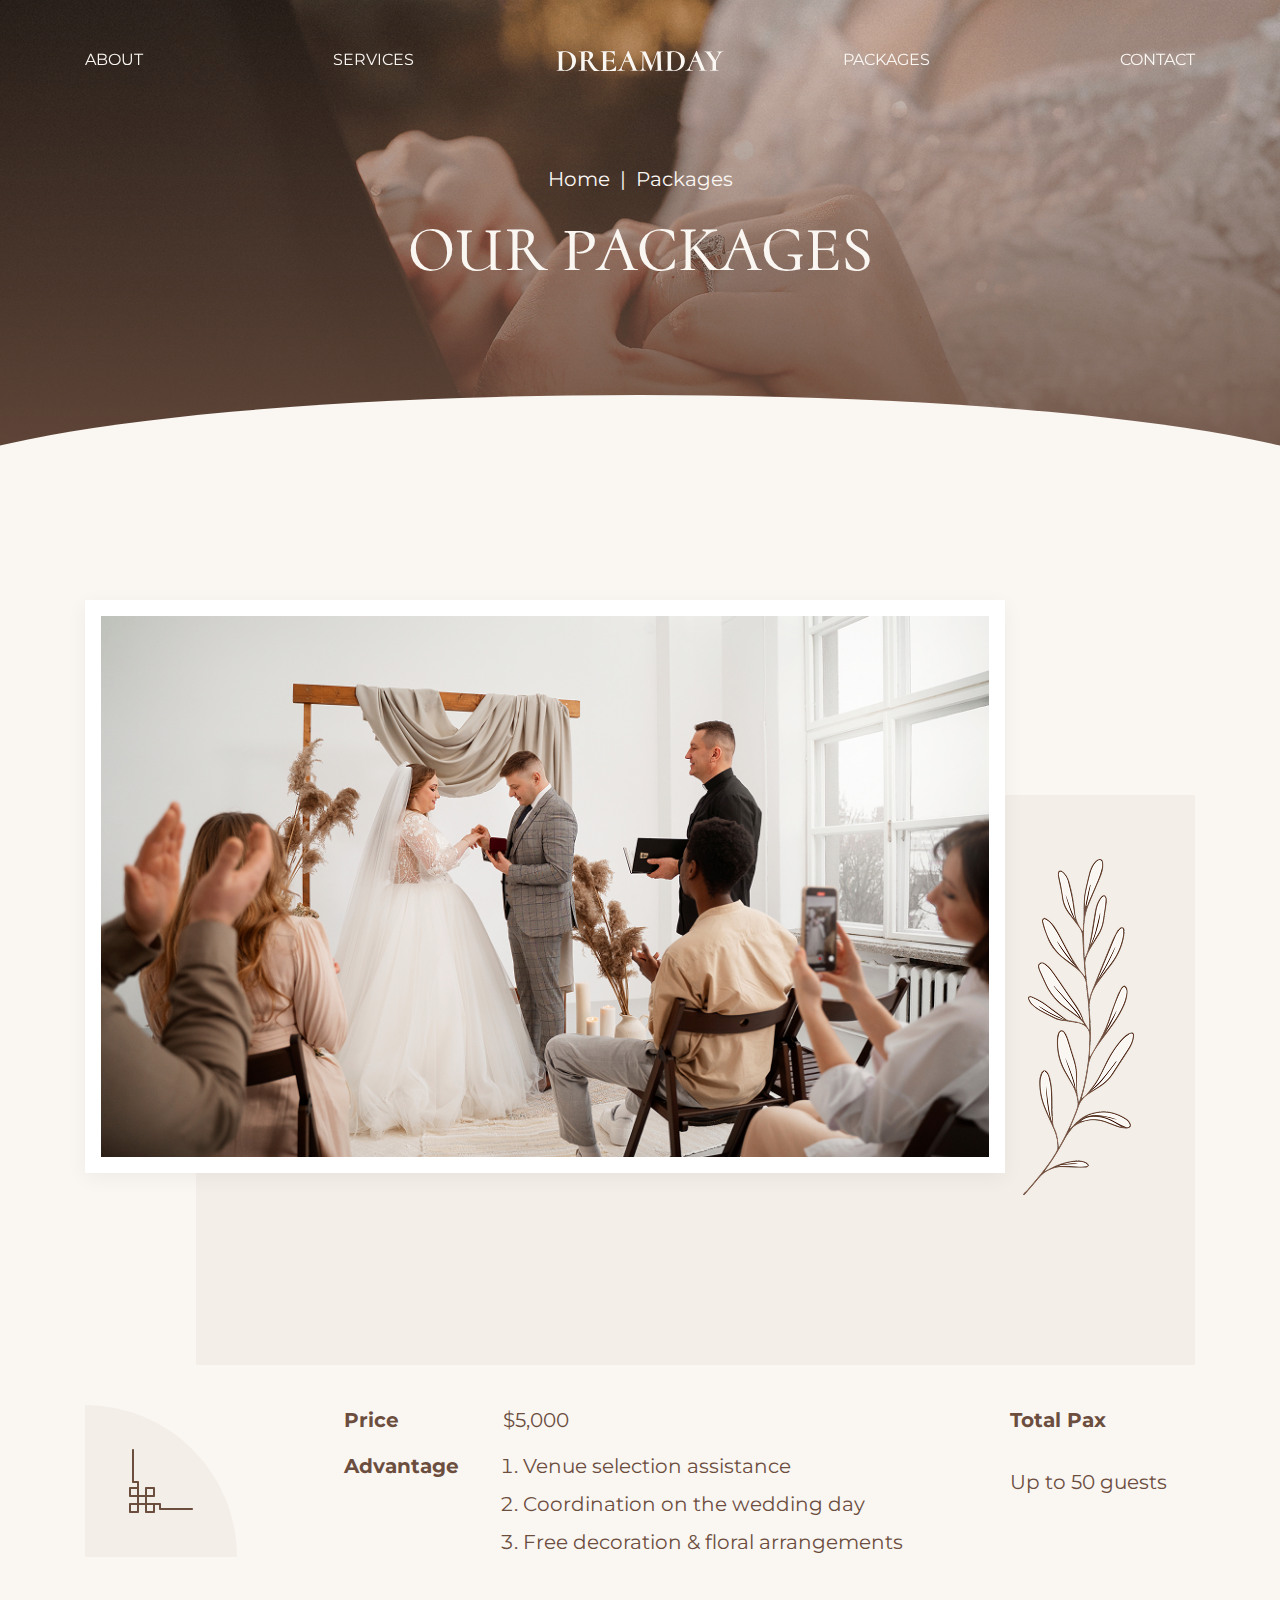
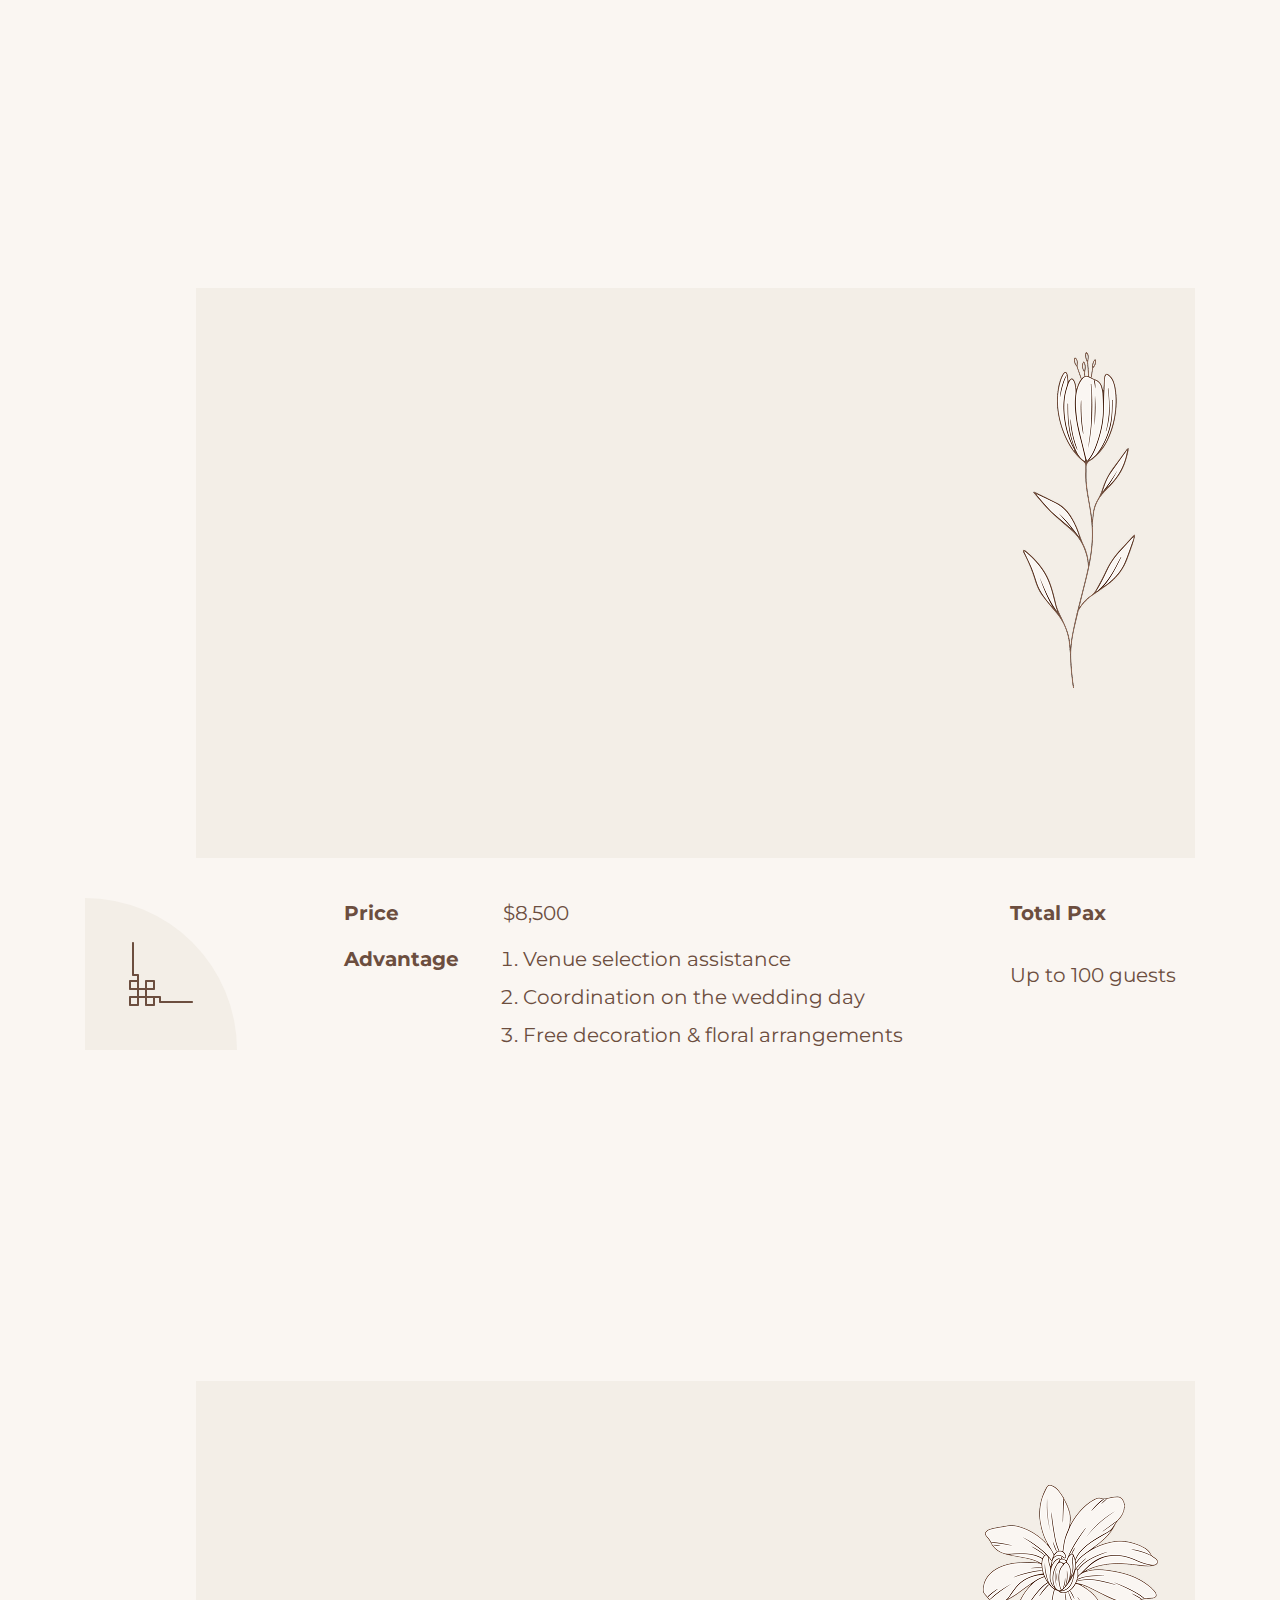
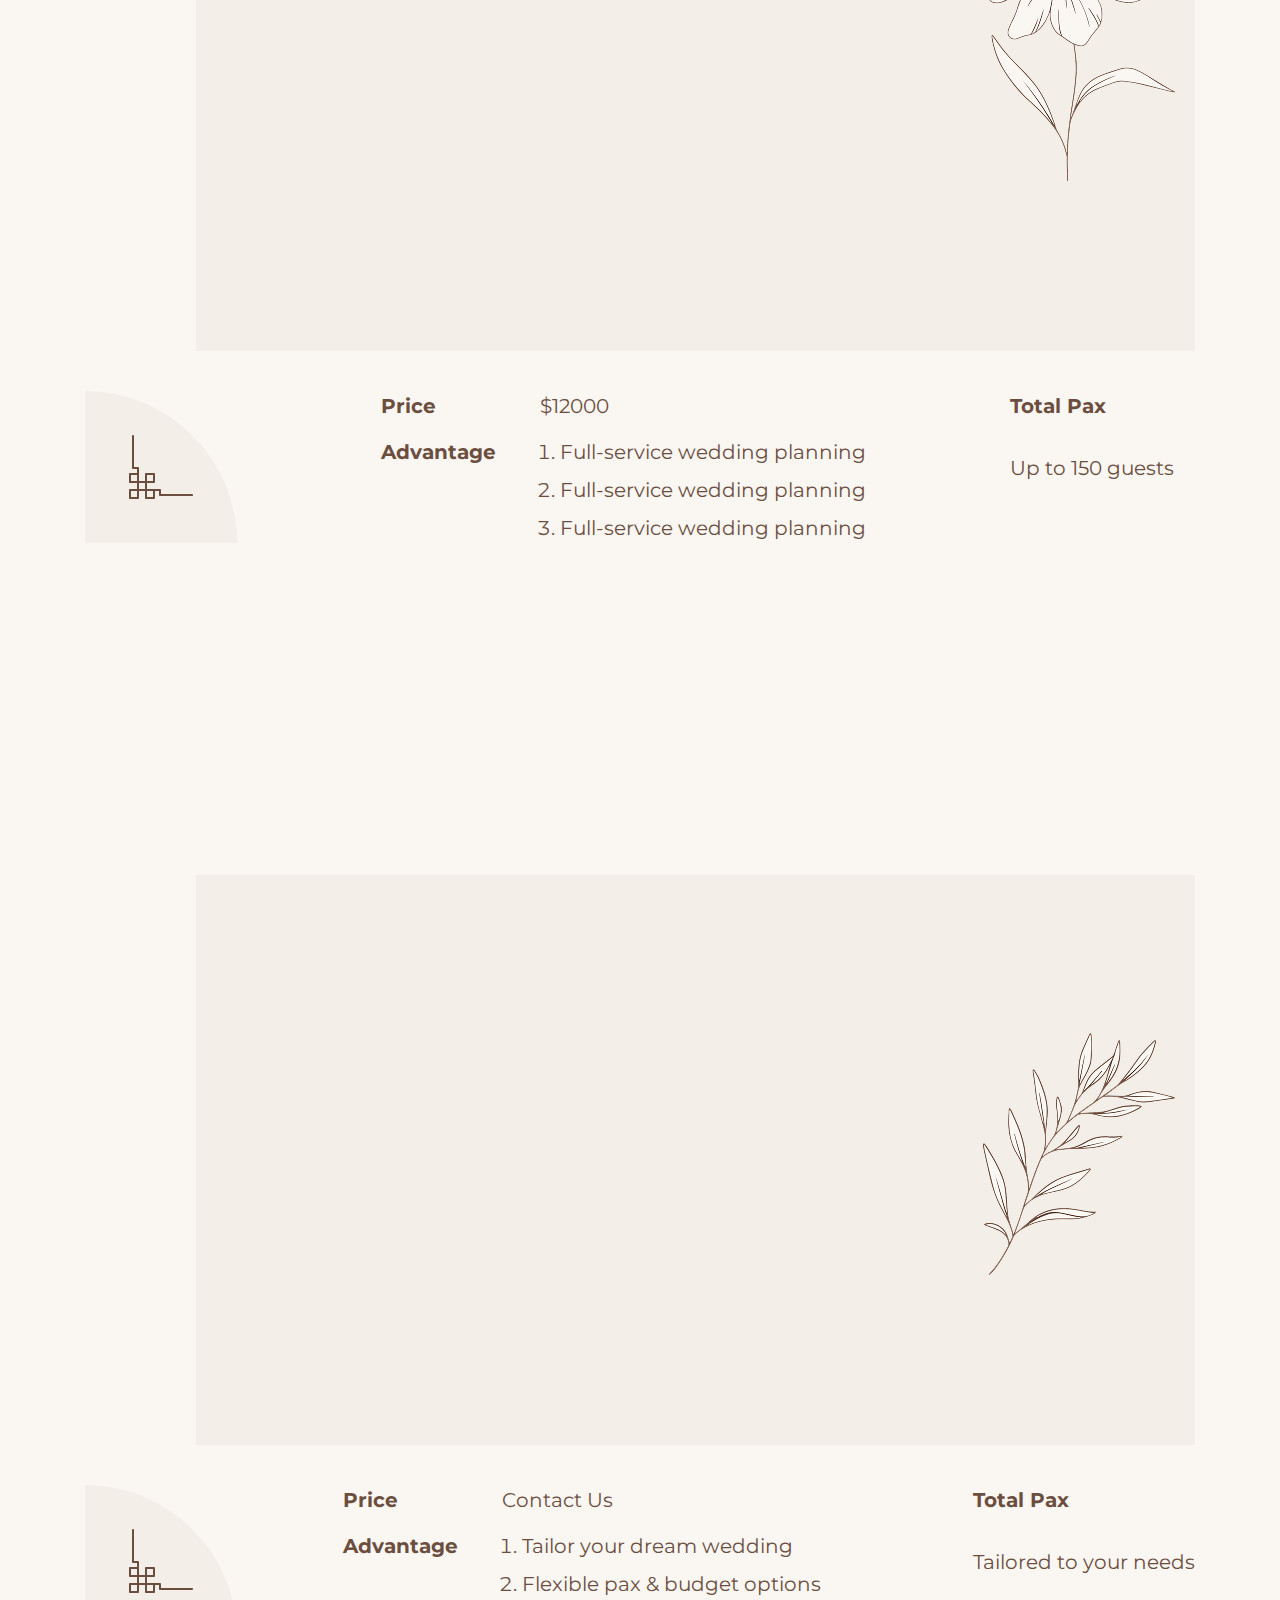
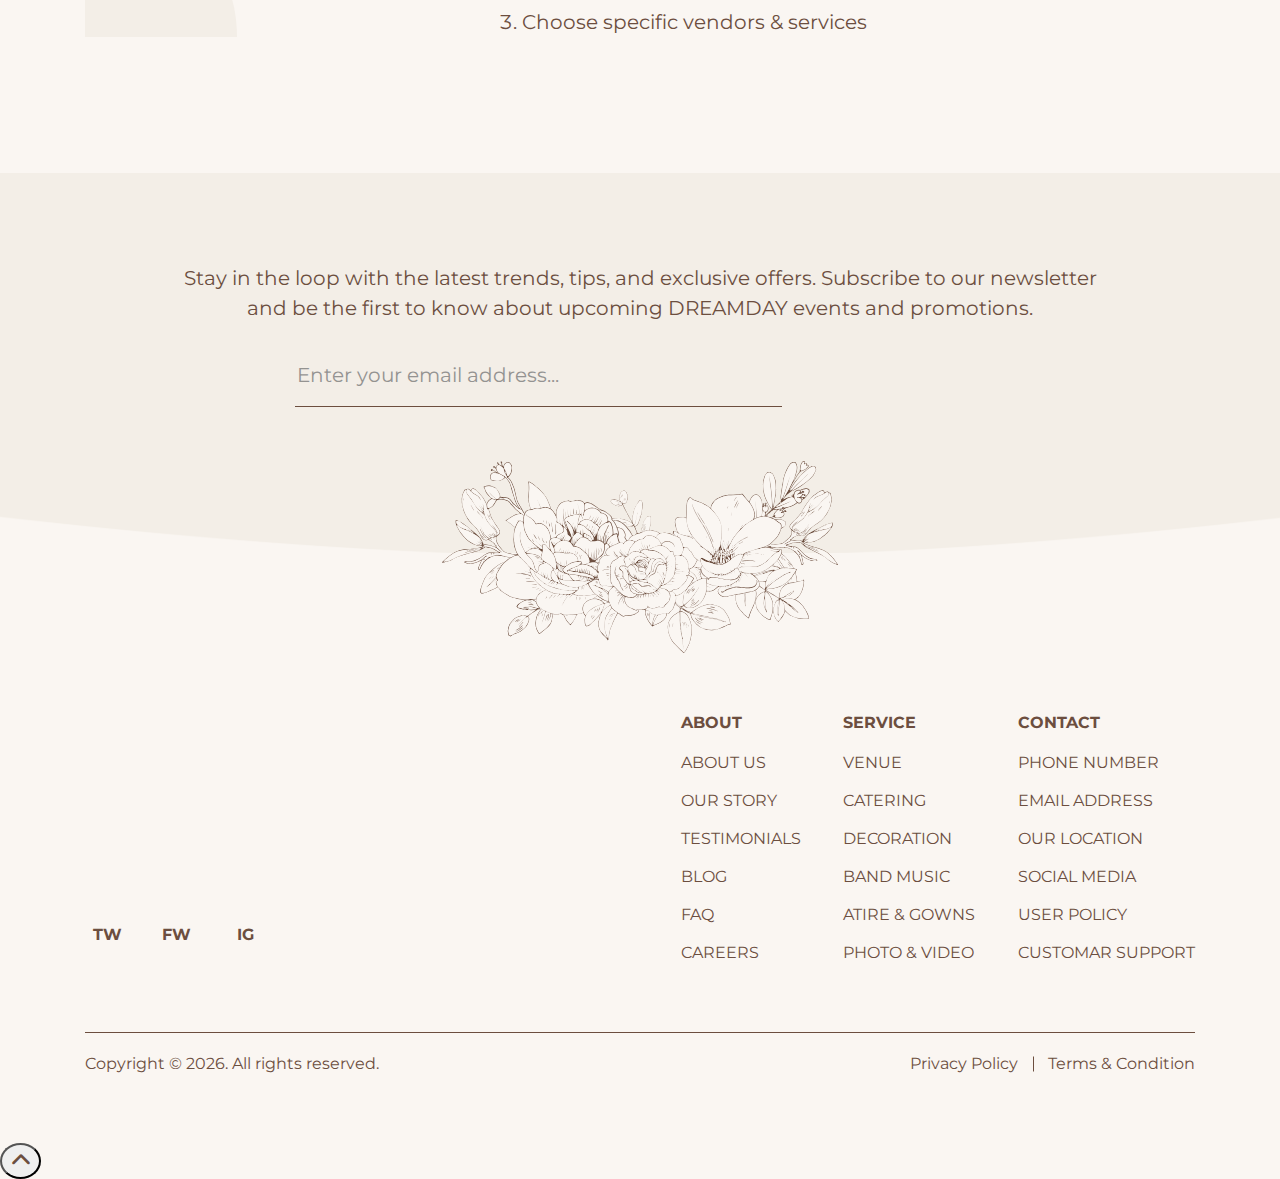
<file: packages.html>
<!DOCTYPE html>
<html lang="en">
  <head>
    <meta charset="UTF-8">
    <meta name="viewport" content="width=device-width, initial-scale=1.0">
    <meta name="description" content="DreamDay - Wedding Planner Website HTML Template">
    <meta name="author" content="Laralink">
    <!-- Favicon -->
    <link rel="icon" href="assets/img/favicon.png">
    <!-- All CSS Files -->
     <link rel="preload" href="assets/css/bootstrap.min.css" as="style" onload="this.onload=null;this.rel='stylesheet'">
    <link rel="stylesheet" href="assets/css/aos.min.css" media="print" onload="this.media='all'">
    <link rel="stylesheet" href="assets/css/swiper.min.css" media="print" onload="this.media='all'">
    <link rel="stylesheet" href="assets/css/odometer.min.css" media="print" onload="this.media='all'">
    <link rel="stylesheet" href="assets/css/lightgallery.min.css" media="print" onload="this.media='all'">
    <link rel="stylesheet" href="assets/css/fontawesome.min.css" media="print" onload="this.media='all'">
    <link rel="preload" href="assets/css/style.css" as="style" onload="this.onload=null;this.rel='stylesheet'">
    <!-- Site Title -->
    <title>DreamDay - Wedding Planner Website HTML Template</title>
  </head>
  <body>
    <!-- Preloader Start -->
    <div class="cs_preloader cs_center">
      <div class="cs_preloader_in">
        <div class="cs_center_column text-center">
          <div class="cs_preloader_icon cs_center cs_fs_40 cs_mb_20"><i class="fa-regular fa-heart"></i></div>
          <div class="cs_preloader_text cs_fs_48 cs_bold" data-text="DREAMDAY">DREAMDAY</div>
        </div>
      </div>
     </div>
    <!-- Preloader End -->
    <!-- Start header -->
     <header class="cs_site_header_style_1 cs_secondary_color cs_sticky_header">
      <div class="cs_main_header position-relative">
        <div class="container">
          <div class="cs_main_header_in">
            <div class="cs_main_header_left">
              <a href="index.html" aria-label="Logo with home page link" class="cs_site_brand">
                <svg width="167" height="20" viewBox="0 0 167 20" fill="none"
                  xmlns="http://www.w3.org/2000/svg">
                  <path d="M8.59673 20C8.00018 20 7.32906 19.9688 6.58337 19.9064C6.28509 19.8856 5.9229 19.8648 5.49679 19.844C5.07068 19.8232 4.59131 19.8128 4.05868 19.8128L1.69378 19.844C1.31028 19.8648 0.766994 19.8752 0.0639162 19.8752C0.0213054 19.8752 0 19.8128 0 19.688C0 19.5632 0.0213054 19.5008 0.0639162 19.5008C0.724383 19.5008 1.20375 19.4488 1.50203 19.3448C1.80031 19.2408 2.00271 19.0432 2.10923 18.7519C2.23707 18.4399 2.29033 17.9719 2.26902 17.3479V2.90172C2.22641 2.27769 2.14119 1.82007 2.01336 1.52886C1.90683 1.23765 1.70443 1.04004 1.40616 0.936036C1.10788 0.811232 0.660467 0.74883 0.0639162 0.74883C0.0213054 0.74883 0 0.686427 0 0.561623C0 0.436818 0.0213054 0.374416 0.0639162 0.374416L1.69378 0.405617C2.63122 0.447218 3.39821 0.468018 3.99476 0.468018C4.69784 0.468018 5.40092 0.436817 6.104 0.374416C6.99882 0.332813 7.65929 0.312012 8.0854 0.312012C10.3225 0.312012 12.3039 0.717629 14.0296 1.52886C15.7553 2.31929 17.0976 3.43214 18.0563 4.86739C19.0151 6.30265 19.4944 7.94592 19.4944 9.79719C19.4944 11.7941 18.9831 13.5725 17.9604 15.1326C16.9591 16.6719 15.6275 17.8679 13.9657 18.7207C12.3039 19.5736 10.5142 20 8.59673 20ZM8.3091 19.376C9.80048 19.376 11.1001 19.0328 12.208 18.3463C13.3159 17.6391 14.1681 16.6199 14.7646 15.2886C15.3825 13.9574 15.6914 12.3557 15.6914 10.4836C15.6914 8.88196 15.4251 7.36349 14.8925 5.92824C14.3598 4.47218 13.5076 3.27613 12.3358 2.34009C11.1853 1.40406 9.71526 0.936036 7.92561 0.936036C7.07339 0.936036 6.49815 1.09204 6.19987 1.40406C5.90159 1.69527 5.75246 2.21529 5.75246 2.96412V17.0047C5.77376 17.8575 5.95486 18.4711 6.29574 18.8456C6.65794 19.1992 7.32906 19.376 8.3091 19.376Z"
                    fill="currentColor" />
                  <path d="M43.0947 19.5008C43.1587 19.5008 43.1906 19.5632 43.1906 19.688C43.2119 19.8128 43.18 19.8752 43.0947 19.8752H37.8536C37.3423 19.8752 36.4475 19.0432 35.1691 17.3791C33.9121 15.6942 32.3888 13.1669 30.5991 9.79719C30.0026 9.9428 29.3421 10.0156 28.6177 10.0156C28.5112 10.0156 28.3727 9.9948 28.2023 9.9532V17.3479C28.181 17.9511 28.2236 18.4087 28.3301 18.7207C28.4579 19.012 28.671 19.22 28.9693 19.3448C29.2888 19.4488 29.7682 19.5008 30.4074 19.5008C30.4926 19.5008 30.5352 19.5632 30.5352 19.688C30.5565 19.8128 30.5246 19.8752 30.4393 19.8752C29.715 19.8752 29.161 19.8648 28.7775 19.844L26.4126 19.8128L24.0158 19.844C23.5897 19.8648 23.0144 19.8752 22.29 19.8752C22.2048 19.8752 22.1515 19.8128 22.1302 19.688C22.1302 19.5632 22.1728 19.5008 22.2581 19.5008C22.9611 19.5008 23.4831 19.4488 23.824 19.3448C24.1649 19.22 24.3886 19.012 24.4951 18.7207C24.623 18.4087 24.6975 17.9511 24.7188 17.3479V2.90172C24.7188 2.27769 24.6549 1.82007 24.5271 1.52886C24.4206 1.23765 24.2075 1.04004 23.8879 0.936036C23.5683 0.811232 23.0783 0.74883 22.4179 0.74883C22.3326 0.74883 22.29 0.686427 22.29 0.561623C22.29 0.436818 22.3326 0.374416 22.4179 0.374416L24.1116 0.405617C25.0491 0.447218 25.8161 0.468018 26.4126 0.468018C27.137 0.468018 27.9253 0.426417 28.7775 0.343213C29.4593 0.301612 29.9067 0.280811 30.1198 0.280811C32.2716 0.280811 33.8802 0.624025 34.9454 1.31045C36.032 1.99688 36.5753 2.95372 36.5753 4.18097C36.5753 5.0754 36.2664 5.93864 35.6485 6.77067C35.052 7.6027 34.253 8.29953 33.2516 8.86115C34.9135 11.5445 36.3196 13.6557 37.4701 15.195C38.6419 16.7135 39.6646 17.8159 40.5381 18.5023C41.4329 19.168 42.2851 19.5008 43.0947 19.5008ZM28.2023 9.07956C28.4579 9.14197 28.7669 9.17317 29.1291 9.17317C30.5352 9.17317 31.5259 8.87155 32.1012 8.26833C32.6977 7.66511 32.996 6.65627 32.996 5.24181C32.996 3.76495 32.6977 2.68331 32.1012 1.99688C31.5259 1.28965 30.8122 0.936036 29.96 0.936036C29.3847 0.936036 28.9906 0.977638 28.7775 1.06084C28.5645 1.12324 28.4153 1.28965 28.3301 1.56006C28.2662 1.80967 28.2236 2.27769 28.2023 2.96412V9.07956Z"
                    fill="currentColor" />
                  <path d="M59.3142 14.9142C59.3568 14.8726 59.4101 14.8518 59.474 14.8518C59.5379 14.8518 59.6018 14.8726 59.6658 14.9142C59.7297 14.935 59.751 14.9558 59.7297 14.9766C59.5166 16.3287 59.4101 17.8055 59.4101 19.4072C59.4101 19.5736 59.3781 19.6984 59.3142 19.7816C59.2503 19.844 59.1225 19.8752 58.9307 19.8752H44.3578C44.2726 19.8752 44.23 19.8128 44.23 19.688C44.23 19.5632 44.262 19.5008 44.3259 19.5008C44.965 19.5008 45.4231 19.4488 45.7001 19.3448C45.9983 19.2408 46.1901 19.0432 46.2753 18.7519C46.3818 18.4607 46.4351 17.9927 46.4351 17.3479V2.90172C46.4351 2.27769 46.3818 1.82007 46.2753 1.52886C46.1688 1.23765 45.9664 1.04004 45.6681 0.936036C45.3698 0.811232 44.9224 0.74883 44.3259 0.74883C44.262 0.74883 44.2193 0.686427 44.198 0.561623C44.198 0.436818 44.2193 0.374416 44.262 0.374416H58.0359C58.2063 0.374416 58.2916 0.468019 58.2916 0.655225L58.3555 4.77379C58.3555 4.83619 58.2916 4.86739 58.1637 4.86739C58.0572 4.86739 57.9933 4.84659 57.972 4.80499C57.6098 3.64015 56.9493 2.72491 55.9906 2.05928C55.0531 1.37285 53.9346 1.02964 52.635 1.02964H52.0278C51.3673 1.02964 50.8879 1.08164 50.5897 1.18565C50.3127 1.26885 50.1316 1.43526 50.0464 1.68487C49.9612 1.93448 49.9079 2.35049 49.8866 2.93292V9.29797H53.8813C54.9679 9.29797 55.7669 9.11076 56.2782 8.73635C56.7895 8.36193 57.0452 7.75871 57.0452 6.92668C57.0452 6.84347 57.1198 6.80187 57.2689 6.80187C57.418 6.80187 57.4926 6.85387 57.4926 6.95788L57.4606 8.67395C57.4393 8.92356 57.4287 9.27717 57.4287 9.73479C57.4287 10.4004 57.4393 10.8996 57.4606 11.2324L57.4926 12.9173C57.4926 13.0213 57.4287 13.0733 57.3009 13.0733C57.2369 13.0733 57.173 13.0629 57.1091 13.0421C57.0665 13.0005 57.0452 12.9589 57.0452 12.9173C57.0452 12.0229 56.7576 11.3469 56.1823 10.8892C55.6284 10.4108 54.8401 10.1716 53.8174 10.1716H49.8866V17.2231C49.8866 18.0551 50.0144 18.5959 50.2701 18.8456C50.547 19.0952 51.1116 19.22 51.9639 19.22H52.8587C54.2435 19.22 55.5112 18.8352 56.6617 18.0655C57.8122 17.2751 58.6964 16.2246 59.3142 14.9142Z"
                    fill="currentColor" />
                  <path d="M82.013 19.5008C82.0769 19.5008 82.1088 19.5632 82.1088 19.688C82.1088 19.8128 82.0769 19.8752 82.013 19.8752C81.6295 19.8752 81.0329 19.8544 80.2233 19.8128C79.3285 19.7712 78.6147 19.7504 78.0821 19.7504C77.5282 19.7504 76.8464 19.7712 76.0368 19.8128C75.2698 19.8544 74.7052 19.8752 74.343 19.8752C74.2578 19.8752 74.2152 19.8128 74.2152 19.688C74.2152 19.5632 74.2578 19.5008 74.343 19.5008C74.9822 19.5008 75.4402 19.4384 75.7172 19.3136C75.9942 19.168 76.1327 18.9184 76.1327 18.5647C76.1327 18.2527 76.0048 17.8159 75.7492 17.2543L72.9369 10.6708H67.8875L65.7143 15.8502C65.3734 16.6407 65.203 17.2751 65.203 17.7535C65.203 18.3567 65.448 18.804 65.938 19.0952C66.428 19.3656 67.1844 19.5008 68.2071 19.5008C68.2923 19.5008 68.3349 19.5632 68.3349 19.688C68.3349 19.8128 68.2816 19.8752 68.1751 19.8752C67.8981 19.8752 67.2909 19.8544 66.3535 19.8128C65.2882 19.7712 64.4786 19.7504 63.9247 19.7504C63.4133 19.7504 62.8168 19.7712 62.135 19.8128C61.5385 19.8544 61.0484 19.8752 60.6649 19.8752C60.5797 19.8752 60.5371 19.8128 60.5371 19.688C60.5371 19.5632 60.5797 19.5008 60.6649 19.5008C61.3041 19.5008 61.9965 19.168 62.7422 18.5023C63.5092 17.8159 64.1697 16.8591 64.7236 15.6318L71.4668 0.0936044C71.4668 0.0312015 71.5414 0 71.6905 0C71.8822 0 72.0207 0.0416017 72.1059 0.124805L79.2646 17.2543C79.5841 17.9823 79.8185 18.4711 79.9676 18.7207C80.1381 18.9704 80.3724 19.168 80.6707 19.3136C80.969 19.4384 81.4164 19.5008 82.013 19.5008ZM68.271 9.79719H72.5853L70.4122 4.71139L68.271 9.79719Z"
                    fill="currentColor" />
                  <path d="M106.758 19.5008C106.822 19.5008 106.854 19.5632 106.854 19.688C106.875 19.8128 106.843 19.8752 106.758 19.8752C106.119 19.8752 105.608 19.8648 105.224 19.844L102.859 19.8128L100.59 19.844C100.207 19.8648 99.6633 19.8752 98.9602 19.8752C98.8963 19.8752 98.8644 19.8128 98.8644 19.688C98.8644 19.5632 98.8963 19.5008 98.9602 19.5008C99.6207 19.5008 100.1 19.4488 100.398 19.3448C100.718 19.2408 100.931 19.0432 101.038 18.7519C101.144 18.4399 101.176 17.9719 101.133 17.3479L100.686 2.4649L94.55 19.6568C94.5074 19.74 94.4328 19.7816 94.3263 19.7816C94.1985 19.7816 94.1026 19.7296 94.0387 19.6256L86.944 3.24493L86.8801 15.819C86.8375 16.9631 87.0399 17.8679 87.4873 18.5335C87.956 19.1784 88.5952 19.5008 89.4048 19.5008C89.4687 19.5008 89.5006 19.5632 89.5006 19.688C89.5006 19.8128 89.4687 19.8752 89.4048 19.8752C88.8721 19.8752 88.446 19.8648 88.1264 19.844L86.2409 19.8128L84.5791 19.844C84.2595 19.8648 83.8014 19.8752 83.2049 19.8752C83.1623 19.8752 83.141 19.8128 83.141 19.688C83.141 19.5632 83.1623 19.5008 83.2049 19.5008C84.0145 19.5008 84.6537 19.1784 85.1224 18.5335C85.6124 17.8887 85.8574 17.0151 85.8574 15.9126L86.0172 1.77847C85.3567 1.09204 84.4619 0.74883 83.3327 0.74883C83.2688 0.74883 83.2368 0.686427 83.2368 0.561623C83.2368 0.436818 83.2688 0.374416 83.3327 0.374416C83.6523 0.374416 83.9186 0.384816 84.1317 0.405617L85.5059 0.436817L87.6151 0.405617C87.8495 0.384816 88.1371 0.374416 88.478 0.374416C88.7549 0.374416 88.9787 0.47842 89.1491 0.686428C89.3408 0.894436 89.5752 1.33125 89.8522 1.99688L95.4768 14.8206L100.302 1.15445C100.366 0.925637 100.494 0.73843 100.686 0.592824C100.899 0.447218 101.144 0.374416 101.421 0.374416C101.762 0.374416 102.05 0.384816 102.284 0.405617L103.722 0.436817L105.16 0.405617C105.373 0.384816 105.682 0.374416 106.087 0.374416C106.151 0.374416 106.183 0.436818 106.183 0.561623C106.183 0.686427 106.161 0.74883 106.119 0.74883C105.437 0.74883 104.926 0.863234 104.585 1.09204C104.265 1.30005 104.105 1.70567 104.105 2.30889C104.105 2.5377 104.116 2.71451 104.137 2.83931L104.585 17.3479C104.627 17.9719 104.702 18.4399 104.809 18.7519C104.936 19.0432 105.139 19.2408 105.416 19.3448C105.693 19.4488 106.14 19.5008 106.758 19.5008Z"
                    fill="currentColor" />
                  <path d="M117.423 20C116.826 20 116.155 19.9688 115.409 19.9064C115.111 19.8856 114.749 19.8648 114.323 19.844C113.897 19.8232 113.417 19.8128 112.885 19.8128L110.52 19.844C110.136 19.8648 109.593 19.8752 108.89 19.8752C108.847 19.8752 108.826 19.8128 108.826 19.688C108.826 19.5632 108.847 19.5008 108.89 19.5008C109.55 19.5008 110.03 19.4488 110.328 19.3448C110.626 19.2408 110.829 19.0432 110.935 18.7519C111.063 18.4399 111.116 17.9719 111.095 17.3479V2.90172C111.052 2.27769 110.967 1.82007 110.839 1.52886C110.733 1.23765 110.53 1.04004 110.232 0.936036C109.934 0.811232 109.487 0.74883 108.89 0.74883C108.847 0.74883 108.826 0.686427 108.826 0.561623C108.826 0.436818 108.847 0.374416 108.89 0.374416L110.52 0.405617C111.457 0.447218 112.224 0.468018 112.821 0.468018C113.524 0.468018 114.227 0.436817 114.93 0.374416C115.825 0.332813 116.485 0.312012 116.911 0.312012C119.149 0.312012 121.13 0.717629 122.856 1.52886C124.581 2.31929 125.924 3.43214 126.882 4.86739C127.841 6.30265 128.32 7.94592 128.32 9.79719C128.32 11.7941 127.809 13.5725 126.786 15.1326C125.785 16.6719 124.454 17.8679 122.792 18.7207C121.13 19.5736 119.34 20 117.423 20ZM117.135 19.376C118.627 19.376 119.926 19.0328 121.034 18.3463C122.142 17.6391 122.994 16.6199 123.591 15.2886C124.209 13.9574 124.517 12.3557 124.517 10.4836C124.517 8.88196 124.251 7.36349 123.719 5.92824C123.186 4.47218 122.334 3.27613 121.162 2.34009C120.011 1.40406 118.541 0.936036 116.752 0.936036C115.899 0.936036 115.324 1.09204 115.026 1.40406C114.728 1.69527 114.578 2.21529 114.578 2.96412V17.0047C114.6 17.8575 114.781 18.4711 115.122 18.8456C115.484 19.1992 116.155 19.376 117.135 19.376Z"
                    fill="currentColor" />
                  <path d="M150.236 19.5008C150.3 19.5008 150.332 19.5632 150.332 19.688C150.332 19.8128 150.3 19.8752 150.236 19.8752C149.852 19.8752 149.256 19.8544 148.446 19.8128C147.552 19.7712 146.838 19.7504 146.305 19.7504C145.751 19.7504 145.069 19.7712 144.26 19.8128C143.493 19.8544 142.928 19.8752 142.566 19.8752C142.481 19.8752 142.438 19.8128 142.438 19.688C142.438 19.5632 142.481 19.5008 142.566 19.5008C143.205 19.5008 143.663 19.4384 143.94 19.3136C144.217 19.168 144.356 18.9184 144.356 18.5647C144.356 18.2527 144.228 17.8159 143.972 17.2543L141.16 10.6708H136.111L133.937 15.8502C133.596 16.6407 133.426 17.2751 133.426 17.7535C133.426 18.3567 133.671 18.804 134.161 19.0952C134.651 19.3656 135.407 19.5008 136.43 19.5008C136.515 19.5008 136.558 19.5632 136.558 19.688C136.558 19.8128 136.505 19.8752 136.398 19.8752C136.121 19.8752 135.514 19.8544 134.577 19.8128C133.511 19.7712 132.702 19.7504 132.148 19.7504C131.636 19.7504 131.04 19.7712 130.358 19.8128C129.762 19.8544 129.271 19.8752 128.888 19.8752C128.803 19.8752 128.76 19.8128 128.76 19.688C128.76 19.5632 128.803 19.5008 128.888 19.5008C129.527 19.5008 130.22 19.168 130.965 18.5023C131.732 17.8159 132.393 16.8591 132.947 15.6318L139.69 0.0936044C139.69 0.0312015 139.764 0 139.914 0C140.105 0 140.244 0.0416017 140.329 0.124805L147.488 17.2543C147.807 17.9823 148.042 18.4711 148.191 18.7207C148.361 18.9704 148.595 19.168 148.894 19.3136C149.192 19.4384 149.639 19.5008 150.236 19.5008ZM136.494 9.79719H140.808L138.635 4.71139L136.494 9.79719Z"
                    fill="currentColor" />
                  <path d="M166.84 0.374416C166.947 0.374416 167 0.436818 167 0.561623C167 0.686427 166.947 0.74883 166.84 0.74883C166.095 0.74883 165.381 1.02964 164.699 1.59126C164.039 2.13209 163.378 2.98492 162.718 4.14977L159.522 10.078V17.3479C159.522 17.9927 159.575 18.4607 159.682 18.7519C159.809 19.0432 160.044 19.2408 160.385 19.3448C160.726 19.4488 161.28 19.5008 162.047 19.5008C162.132 19.5008 162.174 19.5632 162.174 19.688C162.174 19.8128 162.132 19.8752 162.047 19.8752C161.301 19.8752 160.726 19.8648 160.321 19.844L157.796 19.8128L155.144 19.844C154.717 19.8648 154.142 19.8752 153.418 19.8752C153.333 19.8752 153.29 19.8128 153.29 19.688C153.29 19.5632 153.333 19.5008 153.418 19.5008C154.185 19.5008 154.749 19.4488 155.112 19.3448C155.474 19.22 155.719 19.012 155.847 18.7207C155.996 18.4295 156.06 17.9719 156.038 17.3479L156.006 10.5148L150.925 2.96412C150.414 2.19449 149.924 1.63286 149.455 1.27925C149.008 0.925637 148.55 0.74883 148.081 0.74883C147.996 0.74883 147.953 0.686427 147.953 0.561623C147.932 0.436818 147.953 0.374416 148.017 0.374416L149.679 0.405617C150.488 0.447218 151.085 0.468018 151.468 0.468018C152.001 0.468018 152.8 0.447218 153.865 0.405617L155.495 0.374416C155.559 0.374416 155.591 0.416017 155.591 0.499219C155.591 0.561622 155.57 0.624025 155.527 0.686428C155.506 0.728029 155.474 0.74883 155.431 0.74883C154.877 0.74883 154.472 0.790431 154.217 0.873635C153.982 0.956838 153.865 1.09204 153.865 1.27925C153.865 1.46646 153.972 1.70567 154.185 1.99688L158.979 9.17317L161.983 3.46334C162.174 3.04732 162.27 2.67291 162.27 2.34009C162.27 1.86167 162.1 1.47686 161.759 1.18565C161.439 0.894435 160.971 0.74883 160.353 0.74883C160.268 0.74883 160.225 0.686427 160.225 0.561623C160.225 0.436818 160.257 0.374416 160.321 0.374416L162.047 0.405617C163.112 0.447218 163.932 0.468018 164.507 0.468018C164.869 0.468018 165.285 0.447218 165.754 0.405617L166.84 0.374416Z"
                    fill="currentColor" />
                </svg>
              </a>
            </div>
            <div class="cs_main_header_center">
              <div class="cs_nav">
                <div class="cs_nav_list_wrap">
                  <div class="cs_nav_links_wrap">
                    <ul class="cs_nav_list cs_mp_0">
                      <li><a href="about.html" aria-label="About page link">about</a></li>
                      <li><a href="services.html" aria-label="Services page link">Services</a></li>
                    </ul>
                    <ul class="cs_nav_list cs_mp_0">
                      <li><a href="packages.html" aria-label="Packages page link">Packages</a></li>
                      <li><a href="contact.html" aria-label="Contact page link">Contact</a></li>
                    </ul>
                  </div>
                </div>
              </div>
            </div>
          </div>
        </div>
      </div>
    </header>
    <!-- End header -->
    <!-- Start hero Section -->
    <section class="cs_hero_style_2 cs_bg_filed position-relative" data-src="assets/img/package_hero.jpg">
      <div class="cs_overlay cs_bg_filed" data-src="assets/img/hero_overlay.png"></div>
      <div class="container position-relative z-2">
        <div class="cs_page_header_content text-center">
          <ol class="breadcrumb cs_secondary_color cs_center cs_mp_0">
            <li class="breadcrumb-item"><a href="index.html">Home</a></li>
            <li class="breadcrumb-item">Packages</li>
          </ol>
          <h2 class="cs_fs_64 cs_secondary_color mb-0 text-uppercase mb-0" data-aos="zoom-in">Our Packages</h2>
        </div>
      </div>
    </section>
    <!-- End hero Section -->
    <!-- Start Silver Package -->
    <section>
      <div class="cs_height_120 cs_height_lg_80"></div>
      <div class="container">
        <div class="cs_card_style_6">
          <div class="cs_card_thumbnail cs_img_border position-relative z-2" data-aos="fade-down">
            <img src="assets/img/silver.jpg" alt="silver package">
          </div>
          <div class="cs_card_details">
            <h2 class="cs_card_title cs_fs_64 text-uppercase mb-0" data-aos="fade-up">Silver Package</h2>
            <div class="cs_card_icon">
              <img src="assets/img/sliver_vector.png" alt="silver package">
            </div>
          </div>
        <div class="cs_package_details">
          <div class="cs_package_details_icon cs_center">
            <img src="assets/img/package.svg" alt="package">
          </div>
          <div class="cs_package_price">
            <ul class="cs_mp_0">
              <li>
                <strong>Price</strong>
                <span>$5,000</span>
              </li>
              <li>
                <strong>Advantage</strong>
                  <ol class="px-0">
                    <li>Venue selection assistance</li>
                    <li>Coordination on the wedding day</li>
                    <li>Free decoration & floral arrangements</li>
                  </ol>
              </li>
            </ul>
          </div>
          <div class="cs_total_price">
            <p class="cs_section_title cs_bold cs_mb_16">Total Pax</p>
            <p class="cs_mb_28">Up to 50 guests</p>
            <a href="contact.html" aria-label="Contact page link" class="cs_btn_style_1 cs_brown" data-aos="zoom-in"><span>Book Now</span>
            </a>
          </div>
        </div>
      </div>
      </div>
    </section>
    <!-- End Silver Package -->
    <!-- Start Golden Package -->
    <section>
      <div class="cs_height_120 cs_height_lg_80"></div>
      <div class="container">
        <div class="cs_card_style_6">
          <div class="cs_card_thumbnail cs_img_border position-relative z-2" data-aos="fade-down">
            <img src="assets/img/golden_package.jpg" alt="silver package">
          </div>
          <div class="cs_card_details">
            <h2 class="cs_card_title cs_fs_64 text-uppercase mb-0" data-aos="fade-up">Golden Package</h2>
            <div class="cs_card_icon">
              <img src="assets/img/golden_vector.png" alt="silver package">
            </div>
          </div>
        <div class="cs_package_details">
          <div class="cs_package_details_icon cs_center">
            <img src="assets/img/package.svg" alt="package">
          </div>
          <div class="cs_package_price">
            <ul class="cs_mp_0">
              <li>
                <strong>Price</strong>
                <span>$8,500</span>
              </li>
              <li>
                <strong>Advantage</strong>
                  <ol class="px-0">
                    <li>Venue selection assistance</li>
                    <li>Coordination on the wedding day</li>
                    <li>Free decoration & floral arrangements</li>
                  </ol>
              </li>
            </ul>
          </div>
          <div class="cs_total_price">
            <p class="cs_section_title cs_bold cs_mb_16">Total Pax</p>
            <p class="cs_mb_28">Up to 100 guests</p>
            <a href="contact.html" aria-label="Contact page link" class="cs_btn_style_1 cs_brown" data-aos="zoom-in"><span >Book Now</span>
            </a>
          </div>
        </div>
      </div>
      </div>
    </section>
    <!-- End Golden Package -->
    <!-- Start Platinum Package -->
    <section>
      <div class="cs_height_120 cs_height_lg_80"></div>
      <div class="container">
        <div class="cs_card_style_6">
          <div class="cs_card_thumbnail cs_img_border position-relative z-2" data-aos="fade-down">
            <img src="assets/img/platinum_package.jpg" alt="Platinum package">
          </div>
          <div class="cs_card_details">
            <h2 class="cs_card_title cs_fs_64 text-uppercase mb-0" data-aos="fade-up">PLATINUM PACKAGE</h2>
            <div class="cs_card_icon">
              <img src="assets/img/platinum_vector.png" alt="Platinum package">
            </div>
          </div>
        <div class="cs_package_details">
          <div class="cs_package_details_icon cs_center">
            <img src="assets/img/package.svg" alt="package">
          </div>
          <div class="cs_package_price">
            <ul class="cs_mp_0">
              <li>
                <strong>Price</strong>
                <span>$12000</span>
              </li>
              <li>
                <strong>Advantage</strong>
                  <ol class="px-0">
                    <li>Full-service wedding planning</li>
                    <li>Full-service wedding planning</li>
                    <li>Full-service wedding planning</li>
                  </ol>
              </li>
            </ul>
          </div>
          <div class="cs_total_price">
            <p class="cs_section_title cs_bold cs_mb_16">Total Pax</p>
            <p class="cs_mb_28">Up to 150 guests</p>
            <a href="contact.html" aria-label="Contact page link" class="cs_btn_style_1 cs_brown" data-aos="zoom-in"><span >Book Now</span>
            </a>
          </div>
        </div>
      </div>
      </div>
    </section>
    <!-- End Platinum Package -->
    <!-- Start Custom Package -->
    <section>
      <div class="cs_height_120 cs_height_lg_80"></div>
      <div class="container">
        <div class="cs_card_style_6">
          <div class="cs_card_thumbnail cs_img_border position-relative z-2" data-aos="fade-down">
            <img src="assets/img/custom_package.jpg" alt="Platinum package">
          </div>
          <div class="cs_card_details">
            <h2 class="cs_card_title cs_fs_64 text-uppercase mb-0" data-aos="fade-up">Custom Package</h2>
            <div class="cs_card_icon">
              <img src="assets/img/custom_vector.png" alt="Platinum package">
            </div>
          </div>
        <div class="cs_package_details">
          <div class="cs_package_details_icon cs_center">
            <img src="assets/img/package.svg" alt="package">
          </div>
          <div class="cs_package_price">
            <ul class="cs_mp_0">
              <li>
                <strong>Price</strong>
                <span>Contact Us</span>
              </li>
              <li>
                <strong>Advantage</strong>
                  <ol class="px-0">
                    <li>Tailor your dream wedding</li>
                    <li>Flexible pax & budget options</li>
                    <li>Choose specific vendors & services</li>
                  </ol>
              </li>
            </ul>
          </div>
          <div class="cs_total_price">
            <p class="cs_section_title cs_bold cs_mb_16">Total Pax</p>
            <p class="cs_mb_28">Tailored to your needs</p>
            <a href="contact.html" aria-label="Contact page link" class="cs_btn_style_1 cs_brown" data-aos="zoom-in"><span >Book Now</span>
            </a>
          </div>
        </div>
      </div>
      </div>
      <div class="cs_height_120 cs_height_lg_60"></div>
    </section>
    <!-- End Custom Package -->
    <!-- Start Newsletter Section -->
     <div class="cs_newsletter_style_1 cs_bg_filed position-relative" data-src="assets/img/newsletter_bg.svg">
      <div class="container">
        <div class="cs_newsletter_text cs_center_column">
          <p class="text-center cs_mb_36 cs_mb_lg_30">Stay in the loop with the latest trends, tips, and exclusive offers. Subscribe to our newsletter and be the first to know about upcoming DREAMDAY events and promotions.</p>
          <form action="#" class="cs_newsletter_form cs_center">
            <input type="email" name="email" placeholder="Enter your email address..." autocomplete="email" required>
            <button type="submit" class="cs_btn_style_1 cs_brown" data-aos="zoom-in"><span>Subscribe</span></button>
          </form>
        </div>
        <span class="cs_newsletter_flower cs_center">
        <img src="assets/img/flower_2.svg" alt="flower">
        </span>
      </div>
    </div>
    <!-- End Newsletter Section -->
    <!-- Start Footer Section -->
    <footer class="cs_footer_style_1">
      <div class="cs_height_160 cs_height_lg_100"></div>
      <div class="container">
        <div class="cs_footer_main">
          <div class="cs_footer_row">
            <div class="cs_footer_col">
                <h2 class="cs_section_title cs_fs_48 cs_mb_32" data-aos="fade-down">LET US BE <span class="cs_bold">the one</span>
                  WHO <br> <span class="cs_bold">realizes</span>YOUR DREAM <br> WEDDING<span>ceremony</span>.
                </h2>
                <div class="cs_social_links">
                  <a href="#" aria-label="Social link">TW</a>
                  <a href="#" aria-label="Social link">FW</a>
                  <a href="#" aria-label="Social link">IG</a>
                </div>
            </div>
             <div class="cs_footer_col">
                <h3 class="cs_footer_widget_title">About</h3>
                <ul class="cs_footer_menu">
                  <li><a href="about.html" aria-label="Footer nav link">About Us</a></li>
                  <li><a href="about.html" aria-label="Footer nav link">Our Story</a></li>
                  <li><a href="about.html" aria-label="Footer nav link">Testimonials</a></li>
                  <li><a href="about.html" aria-label="Footer nav link">Blog</a></li>
                  <li><a href="about.html" aria-label="Footer nav link">Faq</a></li>
                  <li><a href="about.html" aria-label="Footer nav link">Careers</a></li>
                </ul>
            </div>
            <div class="cs_footer_col">
              <h3 class="cs_footer_widget_title">Service</h3>
              <ul class="cs_footer_menu">
                <li><a href="service-details.html" aria-label="Footer nav link">Venue</a></li>
                <li><a href="service-details.html" aria-label="Footer nav link">Catering</a></li>
                <li><a href="service-details.html" aria-label="Footer nav link">Decoration</a></li>
                <li><a href="service-details.html" aria-label="Footer nav link">Band Music</a></li>
                <li><a href="service-details.html" aria-label="Footer nav link">Atire & Gowns</a></li>
                <li><a href="service-details.html" aria-label="Footer nav link">Photo & Video</a></li>
              </ul>
            </div>
            <div class="cs_footer_col">
              <h3 class="cs_footer_widget_title">Contact</h3>
              <ul class="cs_footer_menu">
                <li><a href="contact.html" aria-label="Footer nav link">Phone Number</a></li>
                <li><a href="contact.html" aria-label="Footer nav link">Email Address</a></li>
                <li><a href="contact.html" aria-label="Footer nav link">Our Location</a></li>
                <li><a href="contact.html" aria-label="Footer nav link">Social Media</a></li>
                <li><a href="contact.html" aria-label="Footer nav link">User Policy</a></li>
                <li><a href="contact.html" aria-label="Footer nav link">Customar Support</a></li>
              </ul>
            </div>
          </div>
        </div>
        <div class="cs_footer_bottom">
          <p class="mb-0">Copyright &copy; <span class="cs_getting_year"></span>. All rights reserved.</p>
          <ul class="cs_footer_bottom_menu cs_mp_0">
            <li><a href="#" aria-label="Privacy link">Privacy Policy</a></li>
            <li><a href="#" aria-label="Privacy link">Terms & Condition</a></li>
          </ul>
        </div>
      </div>
    </footer>
    <!-- End Footer Section -->
     <!-- Start Scroll Up Button -->
     <button type="button" class="cs_scrolltop_btn cs_center rounded-circle">
      <span><i class="fa-solid fa-chevron-up"></i></span>
     </button>
    <!-- End Scroll Up Button -->
   <script src="assets/js/jquery.min.js" defer></script>
    <script src="assets/js/odometer.min.js" defer></script>
    <script src="assets/js/lightgallery.min.js" defer></script>
    <script src="assets/js/swiper.min.js" defer></script>
    <script src="assets/js/lenis.min.js" defer></script>
    <script src="assets/js/aos.min.js" defer></script>
    <script src="assets/js/main.js" defer></script>
  </body>
</html>
</file>
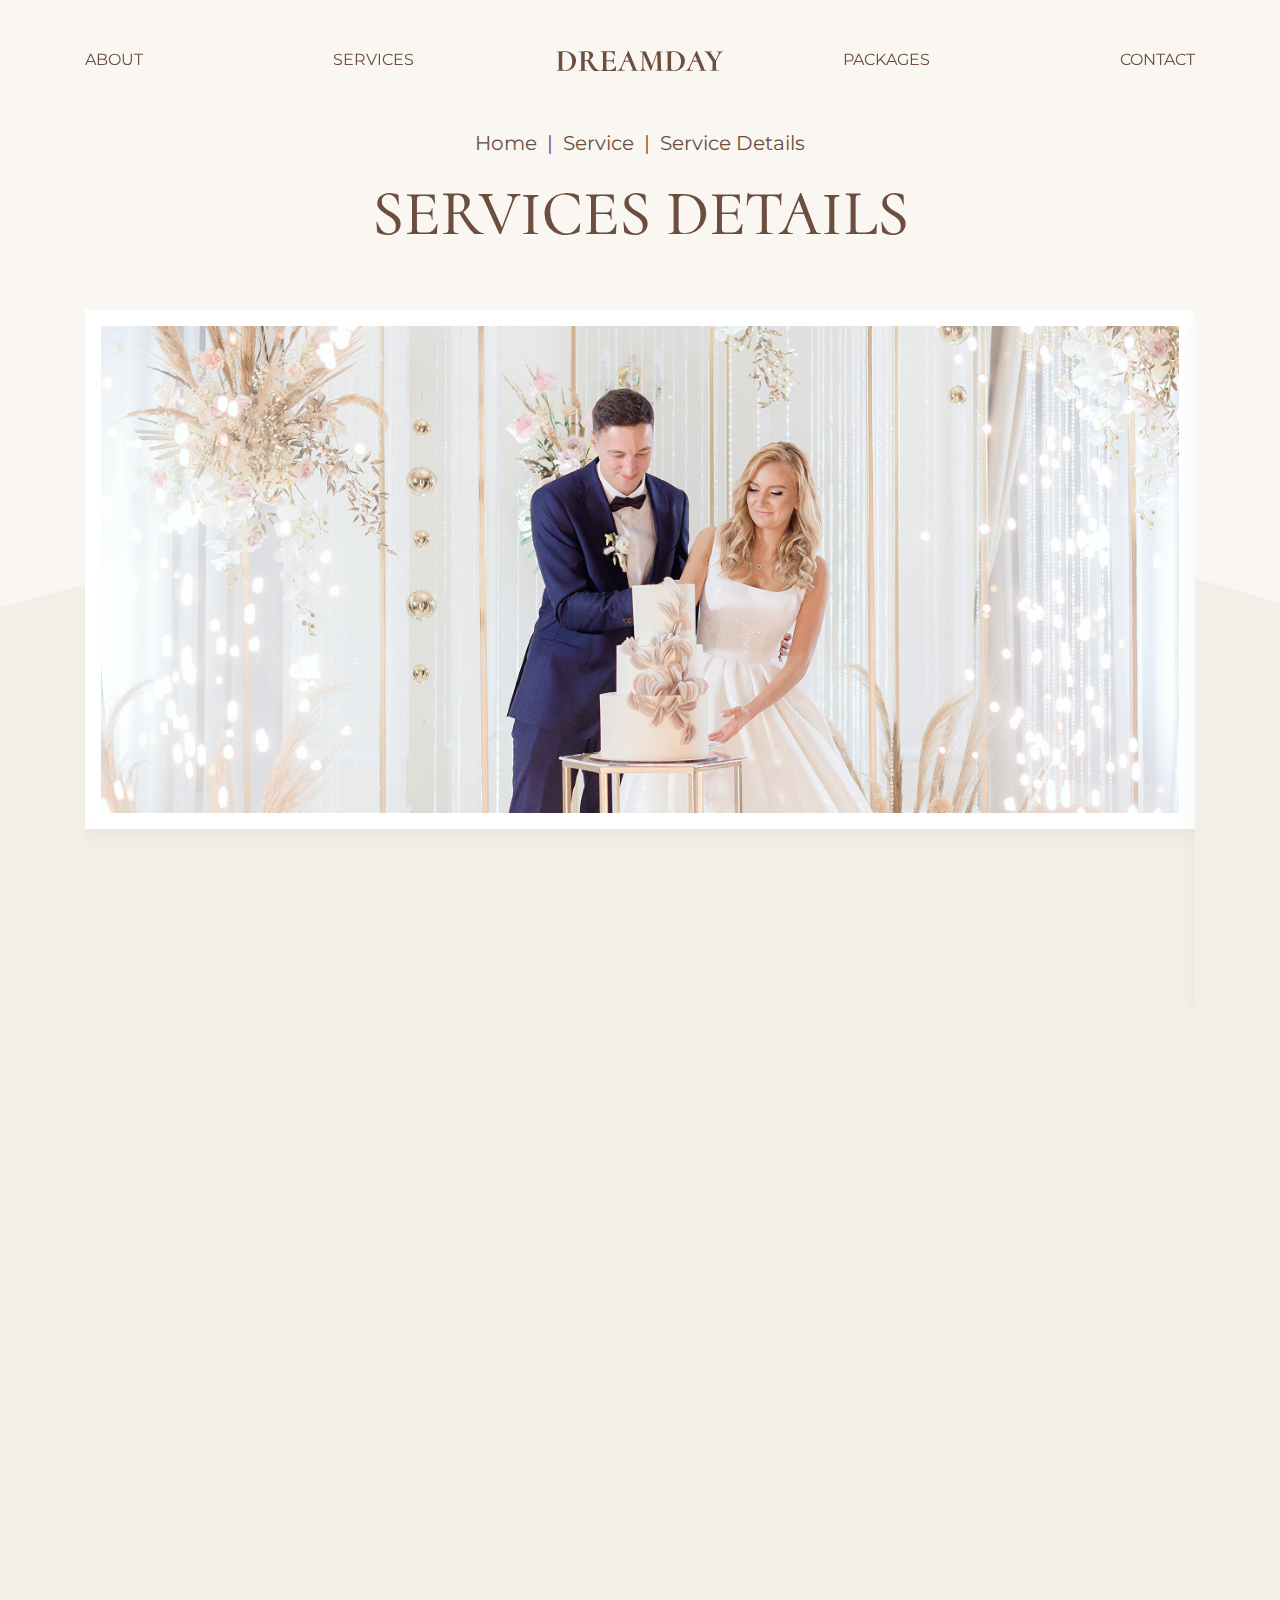
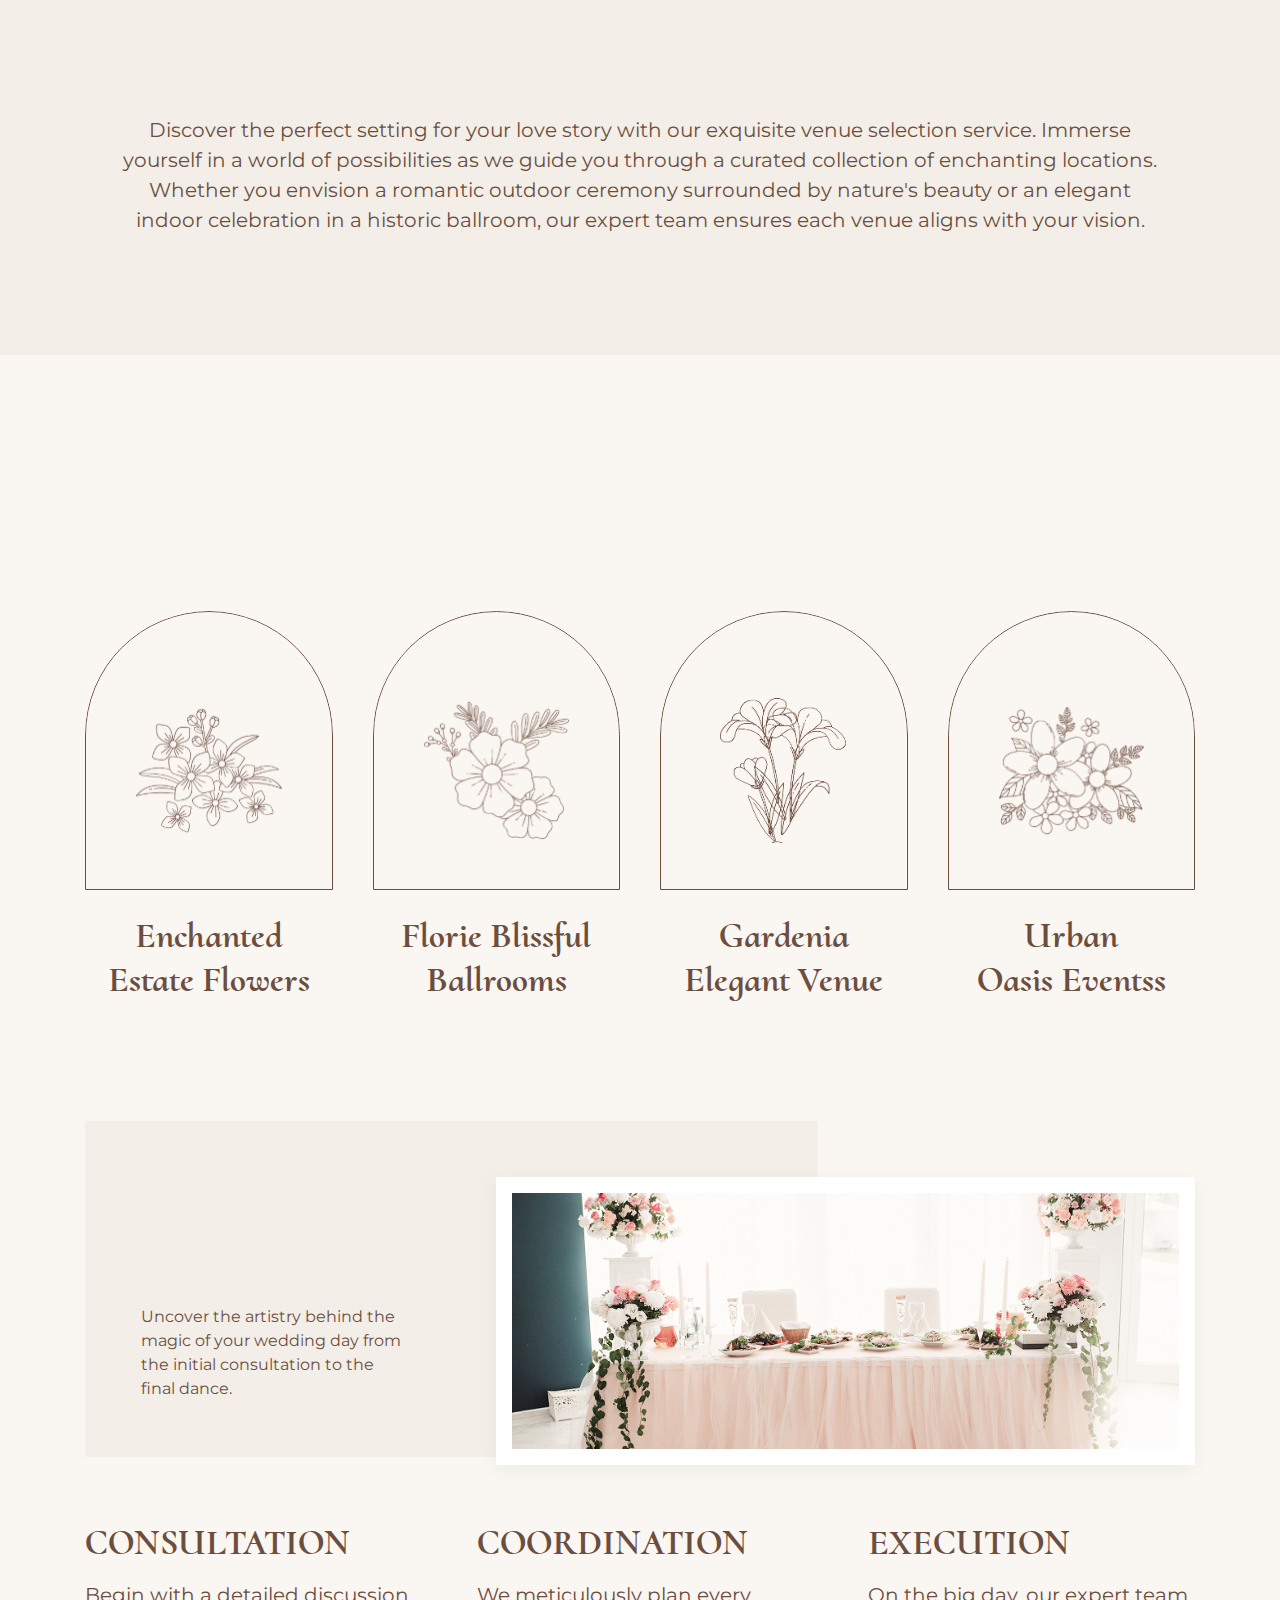
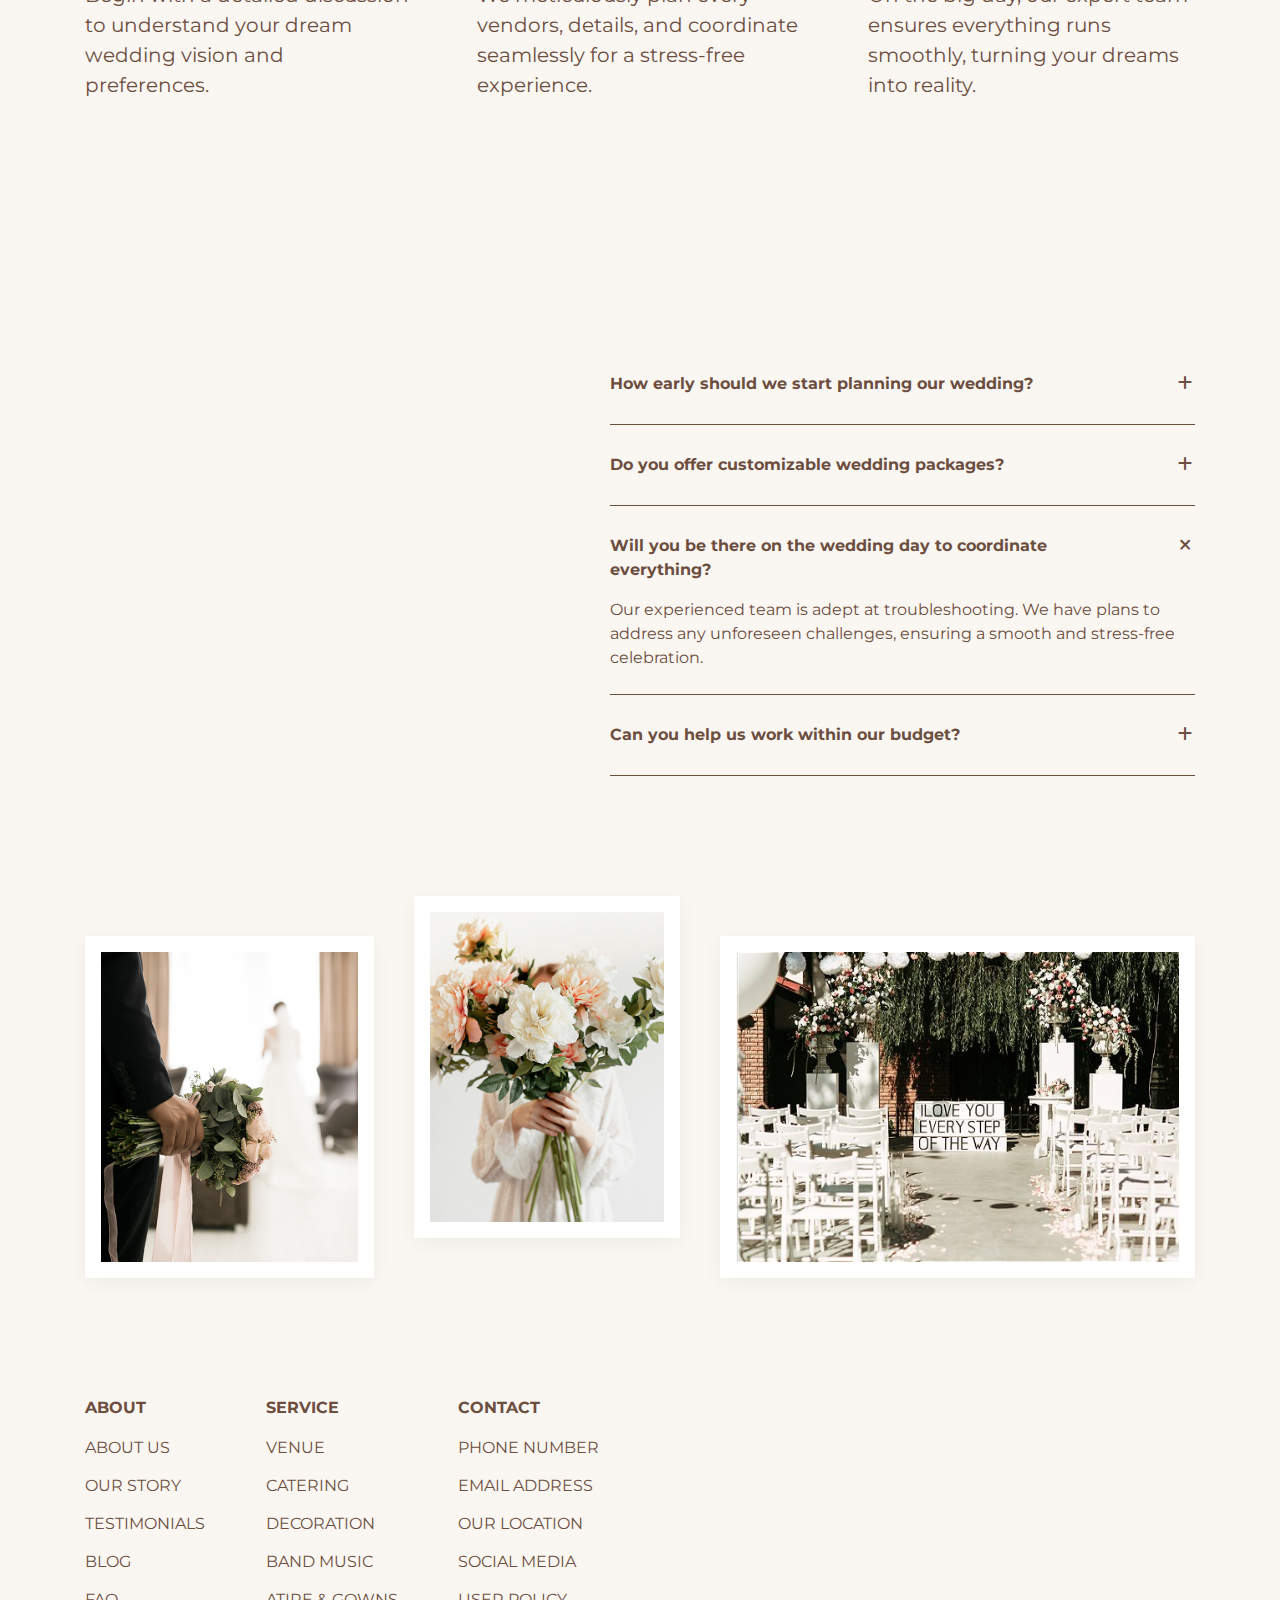
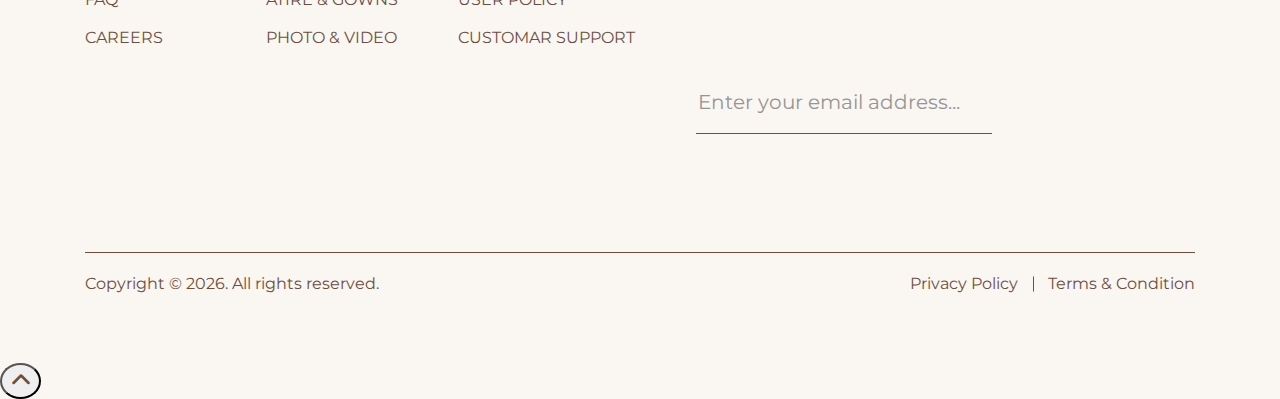
<file: service-details.html>
<!DOCTYPE html>
<html lang="en">
  <head>
    <meta charset="UTF-8">
    <meta name="viewport" content="width=device-width, initial-scale=1.0">
    <meta name="description" content="DreamDay - Wedding Planner Website HTML Template">
    <meta name="author" content="Laralink">
    <!-- Favicon -->
    <link rel="icon" href="assets/img/favicon.png">
    <!-- All CSS Files -->
     <link rel="preload" href="assets/css/bootstrap.min.css" as="style" onload="this.onload=null;this.rel='stylesheet'">
    <link rel="stylesheet" href="assets/css/aos.min.css" media="print" onload="this.media='all'">
    <link rel="stylesheet" href="assets/css/swiper.min.css" media="print" onload="this.media='all'">
    <link rel="stylesheet" href="assets/css/odometer.min.css" media="print" onload="this.media='all'">
    <link rel="stylesheet" href="assets/css/lightgallery.min.css" media="print" onload="this.media='all'">
    <link rel="stylesheet" href="assets/css/fontawesome.min.css" media="print" onload="this.media='all'">
    <link rel="preload" href="assets/css/style.css" as="style" onload="this.onload=null;this.rel='stylesheet'">
    <!-- Site Title -->
    <title>DreamDay - Wedding Planner Website HTML Template</title>
  </head>
  <body>
    <!-- Preloader Start -->
    <div class="cs_preloader cs_center">
      <div class="cs_preloader_in">
        <div class="cs_center_column text-center">
          <div class="cs_preloader_icon cs_center cs_fs_40 cs_mb_20"><i class="fa-regular fa-heart"></i></div>
          <div class="cs_preloader_text cs_fs_48 cs_bold" data-text="DREAMDAY">DREAMDAY</div>
        </div>
      </div>
     </div>
    <!-- Preloader End -->
    <!-- Start header -->
    <header class="cs_site_header_style_1 cs_primary_color cs_sticky_header">
      <div class="cs_main_header position-relative">
        <div class="container">
          <div class="cs_main_header_in">
            <div class="cs_main_header_left">
              <a href="index.html" aria-label="Logo with home page link" class="cs_site_brand">
                <svg width="167" height="20" viewBox="0 0 167 20" fill="none"
                  xmlns="http://www.w3.org/2000/svg">
                  <path d="M8.59673 20C8.00018 20 7.32906 19.9688 6.58337 19.9064C6.28509 19.8856 5.9229 19.8648 5.49679 19.844C5.07068 19.8232 4.59131 19.8128 4.05868 19.8128L1.69378 19.844C1.31028 19.8648 0.766994 19.8752 0.0639162 19.8752C0.0213054 19.8752 0 19.8128 0 19.688C0 19.5632 0.0213054 19.5008 0.0639162 19.5008C0.724383 19.5008 1.20375 19.4488 1.50203 19.3448C1.80031 19.2408 2.00271 19.0432 2.10923 18.7519C2.23707 18.4399 2.29033 17.9719 2.26902 17.3479V2.90172C2.22641 2.27769 2.14119 1.82007 2.01336 1.52886C1.90683 1.23765 1.70443 1.04004 1.40616 0.936036C1.10788 0.811232 0.660467 0.74883 0.0639162 0.74883C0.0213054 0.74883 0 0.686427 0 0.561623C0 0.436818 0.0213054 0.374416 0.0639162 0.374416L1.69378 0.405617C2.63122 0.447218 3.39821 0.468018 3.99476 0.468018C4.69784 0.468018 5.40092 0.436817 6.104 0.374416C6.99882 0.332813 7.65929 0.312012 8.0854 0.312012C10.3225 0.312012 12.3039 0.717629 14.0296 1.52886C15.7553 2.31929 17.0976 3.43214 18.0563 4.86739C19.0151 6.30265 19.4944 7.94592 19.4944 9.79719C19.4944 11.7941 18.9831 13.5725 17.9604 15.1326C16.9591 16.6719 15.6275 17.8679 13.9657 18.7207C12.3039 19.5736 10.5142 20 8.59673 20ZM8.3091 19.376C9.80048 19.376 11.1001 19.0328 12.208 18.3463C13.3159 17.6391 14.1681 16.6199 14.7646 15.2886C15.3825 13.9574 15.6914 12.3557 15.6914 10.4836C15.6914 8.88196 15.4251 7.36349 14.8925 5.92824C14.3598 4.47218 13.5076 3.27613 12.3358 2.34009C11.1853 1.40406 9.71526 0.936036 7.92561 0.936036C7.07339 0.936036 6.49815 1.09204 6.19987 1.40406C5.90159 1.69527 5.75246 2.21529 5.75246 2.96412V17.0047C5.77376 17.8575 5.95486 18.4711 6.29574 18.8456C6.65794 19.1992 7.32906 19.376 8.3091 19.376Z"
                    fill="currentColor" />
                  <path d="M43.0947 19.5008C43.1587 19.5008 43.1906 19.5632 43.1906 19.688C43.2119 19.8128 43.18 19.8752 43.0947 19.8752H37.8536C37.3423 19.8752 36.4475 19.0432 35.1691 17.3791C33.9121 15.6942 32.3888 13.1669 30.5991 9.79719C30.0026 9.9428 29.3421 10.0156 28.6177 10.0156C28.5112 10.0156 28.3727 9.9948 28.2023 9.9532V17.3479C28.181 17.9511 28.2236 18.4087 28.3301 18.7207C28.4579 19.012 28.671 19.22 28.9693 19.3448C29.2888 19.4488 29.7682 19.5008 30.4074 19.5008C30.4926 19.5008 30.5352 19.5632 30.5352 19.688C30.5565 19.8128 30.5246 19.8752 30.4393 19.8752C29.715 19.8752 29.161 19.8648 28.7775 19.844L26.4126 19.8128L24.0158 19.844C23.5897 19.8648 23.0144 19.8752 22.29 19.8752C22.2048 19.8752 22.1515 19.8128 22.1302 19.688C22.1302 19.5632 22.1728 19.5008 22.2581 19.5008C22.9611 19.5008 23.4831 19.4488 23.824 19.3448C24.1649 19.22 24.3886 19.012 24.4951 18.7207C24.623 18.4087 24.6975 17.9511 24.7188 17.3479V2.90172C24.7188 2.27769 24.6549 1.82007 24.5271 1.52886C24.4206 1.23765 24.2075 1.04004 23.8879 0.936036C23.5683 0.811232 23.0783 0.74883 22.4179 0.74883C22.3326 0.74883 22.29 0.686427 22.29 0.561623C22.29 0.436818 22.3326 0.374416 22.4179 0.374416L24.1116 0.405617C25.0491 0.447218 25.8161 0.468018 26.4126 0.468018C27.137 0.468018 27.9253 0.426417 28.7775 0.343213C29.4593 0.301612 29.9067 0.280811 30.1198 0.280811C32.2716 0.280811 33.8802 0.624025 34.9454 1.31045C36.032 1.99688 36.5753 2.95372 36.5753 4.18097C36.5753 5.0754 36.2664 5.93864 35.6485 6.77067C35.052 7.6027 34.253 8.29953 33.2516 8.86115C34.9135 11.5445 36.3196 13.6557 37.4701 15.195C38.6419 16.7135 39.6646 17.8159 40.5381 18.5023C41.4329 19.168 42.2851 19.5008 43.0947 19.5008ZM28.2023 9.07956C28.4579 9.14197 28.7669 9.17317 29.1291 9.17317C30.5352 9.17317 31.5259 8.87155 32.1012 8.26833C32.6977 7.66511 32.996 6.65627 32.996 5.24181C32.996 3.76495 32.6977 2.68331 32.1012 1.99688C31.5259 1.28965 30.8122 0.936036 29.96 0.936036C29.3847 0.936036 28.9906 0.977638 28.7775 1.06084C28.5645 1.12324 28.4153 1.28965 28.3301 1.56006C28.2662 1.80967 28.2236 2.27769 28.2023 2.96412V9.07956Z"
                    fill="currentColor" />
                  <path d="M59.3142 14.9142C59.3568 14.8726 59.4101 14.8518 59.474 14.8518C59.5379 14.8518 59.6018 14.8726 59.6658 14.9142C59.7297 14.935 59.751 14.9558 59.7297 14.9766C59.5166 16.3287 59.4101 17.8055 59.4101 19.4072C59.4101 19.5736 59.3781 19.6984 59.3142 19.7816C59.2503 19.844 59.1225 19.8752 58.9307 19.8752H44.3578C44.2726 19.8752 44.23 19.8128 44.23 19.688C44.23 19.5632 44.262 19.5008 44.3259 19.5008C44.965 19.5008 45.4231 19.4488 45.7001 19.3448C45.9983 19.2408 46.1901 19.0432 46.2753 18.7519C46.3818 18.4607 46.4351 17.9927 46.4351 17.3479V2.90172C46.4351 2.27769 46.3818 1.82007 46.2753 1.52886C46.1688 1.23765 45.9664 1.04004 45.6681 0.936036C45.3698 0.811232 44.9224 0.74883 44.3259 0.74883C44.262 0.74883 44.2193 0.686427 44.198 0.561623C44.198 0.436818 44.2193 0.374416 44.262 0.374416H58.0359C58.2063 0.374416 58.2916 0.468019 58.2916 0.655225L58.3555 4.77379C58.3555 4.83619 58.2916 4.86739 58.1637 4.86739C58.0572 4.86739 57.9933 4.84659 57.972 4.80499C57.6098 3.64015 56.9493 2.72491 55.9906 2.05928C55.0531 1.37285 53.9346 1.02964 52.635 1.02964H52.0278C51.3673 1.02964 50.8879 1.08164 50.5897 1.18565C50.3127 1.26885 50.1316 1.43526 50.0464 1.68487C49.9612 1.93448 49.9079 2.35049 49.8866 2.93292V9.29797H53.8813C54.9679 9.29797 55.7669 9.11076 56.2782 8.73635C56.7895 8.36193 57.0452 7.75871 57.0452 6.92668C57.0452 6.84347 57.1198 6.80187 57.2689 6.80187C57.418 6.80187 57.4926 6.85387 57.4926 6.95788L57.4606 8.67395C57.4393 8.92356 57.4287 9.27717 57.4287 9.73479C57.4287 10.4004 57.4393 10.8996 57.4606 11.2324L57.4926 12.9173C57.4926 13.0213 57.4287 13.0733 57.3009 13.0733C57.2369 13.0733 57.173 13.0629 57.1091 13.0421C57.0665 13.0005 57.0452 12.9589 57.0452 12.9173C57.0452 12.0229 56.7576 11.3469 56.1823 10.8892C55.6284 10.4108 54.8401 10.1716 53.8174 10.1716H49.8866V17.2231C49.8866 18.0551 50.0144 18.5959 50.2701 18.8456C50.547 19.0952 51.1116 19.22 51.9639 19.22H52.8587C54.2435 19.22 55.5112 18.8352 56.6617 18.0655C57.8122 17.2751 58.6964 16.2246 59.3142 14.9142Z"
                    fill="currentColor" />
                  <path d="M82.013 19.5008C82.0769 19.5008 82.1088 19.5632 82.1088 19.688C82.1088 19.8128 82.0769 19.8752 82.013 19.8752C81.6295 19.8752 81.0329 19.8544 80.2233 19.8128C79.3285 19.7712 78.6147 19.7504 78.0821 19.7504C77.5282 19.7504 76.8464 19.7712 76.0368 19.8128C75.2698 19.8544 74.7052 19.8752 74.343 19.8752C74.2578 19.8752 74.2152 19.8128 74.2152 19.688C74.2152 19.5632 74.2578 19.5008 74.343 19.5008C74.9822 19.5008 75.4402 19.4384 75.7172 19.3136C75.9942 19.168 76.1327 18.9184 76.1327 18.5647C76.1327 18.2527 76.0048 17.8159 75.7492 17.2543L72.9369 10.6708H67.8875L65.7143 15.8502C65.3734 16.6407 65.203 17.2751 65.203 17.7535C65.203 18.3567 65.448 18.804 65.938 19.0952C66.428 19.3656 67.1844 19.5008 68.2071 19.5008C68.2923 19.5008 68.3349 19.5632 68.3349 19.688C68.3349 19.8128 68.2816 19.8752 68.1751 19.8752C67.8981 19.8752 67.2909 19.8544 66.3535 19.8128C65.2882 19.7712 64.4786 19.7504 63.9247 19.7504C63.4133 19.7504 62.8168 19.7712 62.135 19.8128C61.5385 19.8544 61.0484 19.8752 60.6649 19.8752C60.5797 19.8752 60.5371 19.8128 60.5371 19.688C60.5371 19.5632 60.5797 19.5008 60.6649 19.5008C61.3041 19.5008 61.9965 19.168 62.7422 18.5023C63.5092 17.8159 64.1697 16.8591 64.7236 15.6318L71.4668 0.0936044C71.4668 0.0312015 71.5414 0 71.6905 0C71.8822 0 72.0207 0.0416017 72.1059 0.124805L79.2646 17.2543C79.5841 17.9823 79.8185 18.4711 79.9676 18.7207C80.1381 18.9704 80.3724 19.168 80.6707 19.3136C80.969 19.4384 81.4164 19.5008 82.013 19.5008ZM68.271 9.79719H72.5853L70.4122 4.71139L68.271 9.79719Z"
                    fill="currentColor" />
                  <path d="M106.758 19.5008C106.822 19.5008 106.854 19.5632 106.854 19.688C106.875 19.8128 106.843 19.8752 106.758 19.8752C106.119 19.8752 105.608 19.8648 105.224 19.844L102.859 19.8128L100.59 19.844C100.207 19.8648 99.6633 19.8752 98.9602 19.8752C98.8963 19.8752 98.8644 19.8128 98.8644 19.688C98.8644 19.5632 98.8963 19.5008 98.9602 19.5008C99.6207 19.5008 100.1 19.4488 100.398 19.3448C100.718 19.2408 100.931 19.0432 101.038 18.7519C101.144 18.4399 101.176 17.9719 101.133 17.3479L100.686 2.4649L94.55 19.6568C94.5074 19.74 94.4328 19.7816 94.3263 19.7816C94.1985 19.7816 94.1026 19.7296 94.0387 19.6256L86.944 3.24493L86.8801 15.819C86.8375 16.9631 87.0399 17.8679 87.4873 18.5335C87.956 19.1784 88.5952 19.5008 89.4048 19.5008C89.4687 19.5008 89.5006 19.5632 89.5006 19.688C89.5006 19.8128 89.4687 19.8752 89.4048 19.8752C88.8721 19.8752 88.446 19.8648 88.1264 19.844L86.2409 19.8128L84.5791 19.844C84.2595 19.8648 83.8014 19.8752 83.2049 19.8752C83.1623 19.8752 83.141 19.8128 83.141 19.688C83.141 19.5632 83.1623 19.5008 83.2049 19.5008C84.0145 19.5008 84.6537 19.1784 85.1224 18.5335C85.6124 17.8887 85.8574 17.0151 85.8574 15.9126L86.0172 1.77847C85.3567 1.09204 84.4619 0.74883 83.3327 0.74883C83.2688 0.74883 83.2368 0.686427 83.2368 0.561623C83.2368 0.436818 83.2688 0.374416 83.3327 0.374416C83.6523 0.374416 83.9186 0.384816 84.1317 0.405617L85.5059 0.436817L87.6151 0.405617C87.8495 0.384816 88.1371 0.374416 88.478 0.374416C88.7549 0.374416 88.9787 0.47842 89.1491 0.686428C89.3408 0.894436 89.5752 1.33125 89.8522 1.99688L95.4768 14.8206L100.302 1.15445C100.366 0.925637 100.494 0.73843 100.686 0.592824C100.899 0.447218 101.144 0.374416 101.421 0.374416C101.762 0.374416 102.05 0.384816 102.284 0.405617L103.722 0.436817L105.16 0.405617C105.373 0.384816 105.682 0.374416 106.087 0.374416C106.151 0.374416 106.183 0.436818 106.183 0.561623C106.183 0.686427 106.161 0.74883 106.119 0.74883C105.437 0.74883 104.926 0.863234 104.585 1.09204C104.265 1.30005 104.105 1.70567 104.105 2.30889C104.105 2.5377 104.116 2.71451 104.137 2.83931L104.585 17.3479C104.627 17.9719 104.702 18.4399 104.809 18.7519C104.936 19.0432 105.139 19.2408 105.416 19.3448C105.693 19.4488 106.14 19.5008 106.758 19.5008Z"
                    fill="currentColor" />
                  <path d="M117.423 20C116.826 20 116.155 19.9688 115.409 19.9064C115.111 19.8856 114.749 19.8648 114.323 19.844C113.897 19.8232 113.417 19.8128 112.885 19.8128L110.52 19.844C110.136 19.8648 109.593 19.8752 108.89 19.8752C108.847 19.8752 108.826 19.8128 108.826 19.688C108.826 19.5632 108.847 19.5008 108.89 19.5008C109.55 19.5008 110.03 19.4488 110.328 19.3448C110.626 19.2408 110.829 19.0432 110.935 18.7519C111.063 18.4399 111.116 17.9719 111.095 17.3479V2.90172C111.052 2.27769 110.967 1.82007 110.839 1.52886C110.733 1.23765 110.53 1.04004 110.232 0.936036C109.934 0.811232 109.487 0.74883 108.89 0.74883C108.847 0.74883 108.826 0.686427 108.826 0.561623C108.826 0.436818 108.847 0.374416 108.89 0.374416L110.52 0.405617C111.457 0.447218 112.224 0.468018 112.821 0.468018C113.524 0.468018 114.227 0.436817 114.93 0.374416C115.825 0.332813 116.485 0.312012 116.911 0.312012C119.149 0.312012 121.13 0.717629 122.856 1.52886C124.581 2.31929 125.924 3.43214 126.882 4.86739C127.841 6.30265 128.32 7.94592 128.32 9.79719C128.32 11.7941 127.809 13.5725 126.786 15.1326C125.785 16.6719 124.454 17.8679 122.792 18.7207C121.13 19.5736 119.34 20 117.423 20ZM117.135 19.376C118.627 19.376 119.926 19.0328 121.034 18.3463C122.142 17.6391 122.994 16.6199 123.591 15.2886C124.209 13.9574 124.517 12.3557 124.517 10.4836C124.517 8.88196 124.251 7.36349 123.719 5.92824C123.186 4.47218 122.334 3.27613 121.162 2.34009C120.011 1.40406 118.541 0.936036 116.752 0.936036C115.899 0.936036 115.324 1.09204 115.026 1.40406C114.728 1.69527 114.578 2.21529 114.578 2.96412V17.0047C114.6 17.8575 114.781 18.4711 115.122 18.8456C115.484 19.1992 116.155 19.376 117.135 19.376Z"
                    fill="currentColor" />
                  <path d="M150.236 19.5008C150.3 19.5008 150.332 19.5632 150.332 19.688C150.332 19.8128 150.3 19.8752 150.236 19.8752C149.852 19.8752 149.256 19.8544 148.446 19.8128C147.552 19.7712 146.838 19.7504 146.305 19.7504C145.751 19.7504 145.069 19.7712 144.26 19.8128C143.493 19.8544 142.928 19.8752 142.566 19.8752C142.481 19.8752 142.438 19.8128 142.438 19.688C142.438 19.5632 142.481 19.5008 142.566 19.5008C143.205 19.5008 143.663 19.4384 143.94 19.3136C144.217 19.168 144.356 18.9184 144.356 18.5647C144.356 18.2527 144.228 17.8159 143.972 17.2543L141.16 10.6708H136.111L133.937 15.8502C133.596 16.6407 133.426 17.2751 133.426 17.7535C133.426 18.3567 133.671 18.804 134.161 19.0952C134.651 19.3656 135.407 19.5008 136.43 19.5008C136.515 19.5008 136.558 19.5632 136.558 19.688C136.558 19.8128 136.505 19.8752 136.398 19.8752C136.121 19.8752 135.514 19.8544 134.577 19.8128C133.511 19.7712 132.702 19.7504 132.148 19.7504C131.636 19.7504 131.04 19.7712 130.358 19.8128C129.762 19.8544 129.271 19.8752 128.888 19.8752C128.803 19.8752 128.76 19.8128 128.76 19.688C128.76 19.5632 128.803 19.5008 128.888 19.5008C129.527 19.5008 130.22 19.168 130.965 18.5023C131.732 17.8159 132.393 16.8591 132.947 15.6318L139.69 0.0936044C139.69 0.0312015 139.764 0 139.914 0C140.105 0 140.244 0.0416017 140.329 0.124805L147.488 17.2543C147.807 17.9823 148.042 18.4711 148.191 18.7207C148.361 18.9704 148.595 19.168 148.894 19.3136C149.192 19.4384 149.639 19.5008 150.236 19.5008ZM136.494 9.79719H140.808L138.635 4.71139L136.494 9.79719Z"
                    fill="currentColor" />
                  <path d="M166.84 0.374416C166.947 0.374416 167 0.436818 167 0.561623C167 0.686427 166.947 0.74883 166.84 0.74883C166.095 0.74883 165.381 1.02964 164.699 1.59126C164.039 2.13209 163.378 2.98492 162.718 4.14977L159.522 10.078V17.3479C159.522 17.9927 159.575 18.4607 159.682 18.7519C159.809 19.0432 160.044 19.2408 160.385 19.3448C160.726 19.4488 161.28 19.5008 162.047 19.5008C162.132 19.5008 162.174 19.5632 162.174 19.688C162.174 19.8128 162.132 19.8752 162.047 19.8752C161.301 19.8752 160.726 19.8648 160.321 19.844L157.796 19.8128L155.144 19.844C154.717 19.8648 154.142 19.8752 153.418 19.8752C153.333 19.8752 153.29 19.8128 153.29 19.688C153.29 19.5632 153.333 19.5008 153.418 19.5008C154.185 19.5008 154.749 19.4488 155.112 19.3448C155.474 19.22 155.719 19.012 155.847 18.7207C155.996 18.4295 156.06 17.9719 156.038 17.3479L156.006 10.5148L150.925 2.96412C150.414 2.19449 149.924 1.63286 149.455 1.27925C149.008 0.925637 148.55 0.74883 148.081 0.74883C147.996 0.74883 147.953 0.686427 147.953 0.561623C147.932 0.436818 147.953 0.374416 148.017 0.374416L149.679 0.405617C150.488 0.447218 151.085 0.468018 151.468 0.468018C152.001 0.468018 152.8 0.447218 153.865 0.405617L155.495 0.374416C155.559 0.374416 155.591 0.416017 155.591 0.499219C155.591 0.561622 155.57 0.624025 155.527 0.686428C155.506 0.728029 155.474 0.74883 155.431 0.74883C154.877 0.74883 154.472 0.790431 154.217 0.873635C153.982 0.956838 153.865 1.09204 153.865 1.27925C153.865 1.46646 153.972 1.70567 154.185 1.99688L158.979 9.17317L161.983 3.46334C162.174 3.04732 162.27 2.67291 162.27 2.34009C162.27 1.86167 162.1 1.47686 161.759 1.18565C161.439 0.894435 160.971 0.74883 160.353 0.74883C160.268 0.74883 160.225 0.686427 160.225 0.561623C160.225 0.436818 160.257 0.374416 160.321 0.374416L162.047 0.405617C163.112 0.447218 163.932 0.468018 164.507 0.468018C164.869 0.468018 165.285 0.447218 165.754 0.405617L166.84 0.374416Z"
                    fill="currentColor" />
                </svg>
              </a>
            </div>
            <div class="cs_main_header_center">
              <div class="cs_nav">
                <div class="cs_nav_list_wrap">
                  <div class="cs_nav_links_wrap">
                    <ul class="cs_nav_list cs_mp_0">
                      <li><a href="about.html" aria-label="About page link">about</a></li>
                      <li><a href="services.html" aria-label="Services page link">Services</a></li>
                    </ul>
                    <ul class="cs_nav_list cs_mp_0">
                      <li><a href="packages.html" aria-label="Packages page link">Packages</a></li>
                      <li><a href="contact.html" aria-label="Contact page link">Contact</a></li>
                    </ul>
                  </div>
                </div>
              </div>
            </div>
          </div>
        </div>
      </div>
    </header>
    <!-- End header -->
    <div class="cs_bg_filed" data-src="assets/img/heading_gallery_about_bg.png">
    <!-- Start hero -->
    <section class="cs_hero_style_3">
      <div class="container">
        <div class="cs_page_header_content text-center">
          <ol class="breadcrumb cs_primary_color cs_center cs_mp_0">
            <li class="breadcrumb-item"><a href="index.html" aria-label="Home page link">Home</a></li>
            <li class="breadcrumb-item"><a href="service.html" aria-label="Service page link">Service</a></li>
            <li class="breadcrumb-item">Service Details</li>
          </ol>
          <h2 class="cs_fs_64 cs_primary_color text-uppercase mb-0" data-aos="zoom-in">Services Details</h2>
        </div>
      </div>
    </section>
    <!-- End hero -->
    <!-- Start gallery section -->
    <div class="container">
      <!-- Thumbnail Slider -->
      <div class="swiper cs_single_property_slider cs_mb_40 cs_mb_lg_30" data-aos="fade-up">
        <div class="swiper-wrapper">
          <div class="cs_property_thumbnail cs_img_border swiper-slide">
            <img src="assets/img/service_details_gallery_1.jpg" alt="Thumb">
          </div>
          <div class="cs_property_thumbnail cs_img_border swiper-slide">
            <img src="assets/img/service_details_gallery_2.jpg" alt="Thumb">
          </div>
          <div class="cs_property_thumbnail cs_img_border swiper-slide">
            <img src="assets/img/service_details_gallery_3.jpg" alt="Thumb">
          </div>
          <div class="cs_property_thumbnail cs_img_border swiper-slide">
            <img src="assets/img/service_details_gallery_4.jpg" alt="Thumb">
          </div>
        </div>
      </div>
      <!-- Thumbnail Nav -->
      <div class="swiper cs_single_property_nav" data-aos="fade-down">
        <div class="swiper-wrapper">
          <div class="cs_nav_thumbnail cs_img_border swiper-slide">
            <img src="assets/img/service_details_gallery_1.jpg" alt="Thumb">
          </div>
          <div class="cs_nav_thumbnail cs_img_border swiper-slide">
            <img src="assets/img/service_details_gallery_2.jpg" alt="Thumb">
          </div>
          <div class="cs_nav_thumbnail cs_img_border swiper-slide">
            <img src="assets/img/service_details_gallery_3.jpg" alt="Thumb">
          </div>
          <div class="cs_nav_thumbnail cs_img_border swiper-slide">
            <img src="assets/img/service_details_gallery_4.jpg" alt="Thumb">
          </div>
        </div>
      </div>
    </div>
    <div class="cs_height_120 cs_height_lg_80"></div>
    <!-- End gallery section -->
    <!-- Start about section -->
    <section class="cs_about_style_3">
      <div class="container">
        <span class="cs_about_flower cs_center" data-aos="zoom-in">
        <img src="assets/img/flower.svg" alt="flower">
        </span>
        <div class="cs_height_80 cs_height_lg_40"></div>
        <div class="cs_about_details cs_main_header_center text-center">
          <h2 class="cs_fs_40 cs_normal text-uppercase cs_mb_40 cs_mb_lg_20" data-aos="fade-down">
            DISCOVER THE <span class="cs_bold">perfect</span> SETTING FOR YOUR LOVE  STORY WITH OUR EXQUISITE <span class="cs_bold">VENUE SELECTION</span> WEDDING SERVICE.
          </h2>
            <p class="mb-0">Discover the perfect setting for your love story with our exquisite venue selection service. Immerse yourself in a world of possibilities as we guide you through a curated collection of enchanting locations. Whether you envision a romantic outdoor ceremony surrounded by nature's beauty or an elegant indoor celebration in a historic ballroom, our expert team ensures each venue aligns with your vision.</p>
        </div>
        </div>
        <div class="cs_height_120 cs_height_lg_80"></div>
    </section>
    <!-- End about section -->
    </div>
    <!-- Start Vendor Section -->
    <section>
      <div class="cs_height_120 cs_height_lg_80"></div>
      <div class="container">
        <div class="cs_section_heading_style_1 text-center">
          <h2 class="cs_section_title cs_fs_48 text-uppercase mb-0" data-aos="zoom-in">Our <span class="cs_bold">Vendors</span></h2>
        </div>
        <div class="cs_height_80 cs_height_lg_40"></div>
        <div class="row cs_row_gap_40 cs_gap_y_40">
          <div class="col-lg-3 col-sm-6">
            <div class="cs_card_style_2 text-center" >
              <div class="cs_card_top position-relative">
                <div class="cs_card_thumbnail position-absolute">
                  <img src="assets/img/vendors_card.jpg" alt="Image">
                </div>
                <div class="cs_card_icon cs_center">
                  <img src="assets/img/vendors_1.svg" alt="Flower">
                </div>
              </div>
              <div class="cs_card_details text-center">
                <h3 class="cs_fs_40 cs_bold mb-0">Enchanted <br> Estate Flowers</h3>
              </div>
            </div>
          </div>
          <div class="col-lg-3 col-sm-6">
            <div class="cs_card_style_2 text-center" >
              <div class="cs_card_top position-relative">
                <div class="cs_card_thumbnail position-absolute">
                  <img src="assets/img/vendors_card.jpg" alt="Image">
                </div>
                <div class="cs_card_icon cs_center">
                  <img src="assets/img/vendors_2.svg" alt="flower">
                </div>
              </div>
              <div class="cs_card_details text-center">
                <h3 class="cs_fs_40 cs_bold mb-0">Florie Blissful <br> Ballrooms</h3>
              </div>
            </div>
          </div>
          <div class="col-lg-3 col-sm-6">
            <div class="cs_card_style_2 text-center">
              <div class="cs_card_top position-relative">
                <div class="cs_card_thumbnail position-absolute">
                  <img src="assets/img/vendors_card.jpg" alt="Image">
                </div>
                <div class="cs_card_icon cs_center">
                  <img src="assets/img/vector_3.png" alt="flower">
                </div>
              </div>
              <div class="cs_card_details text-center">
                <h3 class="cs_fs_40 cs_bold mb-0">Gardenia <br> Elegant Venue</h3>
              </div>
            </div>
          </div>
          <div class="col-lg-3 col-sm-6">
            <div class="cs_card_style_2 text-center">
              <div class="cs_card_top position-relative">
                <div class="cs_card_thumbnail position-absolute">
                  <img src="assets/img/vendors_card.jpg" alt="Image">
                </div>
                <div class="cs_card_icon cs_center">
                  <img src="assets/img/vendors_4.svg" alt="flower">
                </div>
              </div>
              <div class="cs_card_details text-center">
                <h3 class="cs_fs_40 cs_bold mb-0">Urban <br> Oasis Eventss</h3>
              </div>
            </div>
          </div>
        </div>
      </div>
    </section>
    <!-- End Vendor Section -->
    <!-- Start Working Process Section -->
    <section>
      <div class="cs_height_120 cs_height_lg_80"></div>
      <div class="container">
        <div class="cs_card_style_7 position-relative">
          <div class="cs_card_thumbnail cs_img_border">
            <img src="assets/img/work_proces.jpg" alt="work proces">
          </div>
          <div class="cs_card_details">
            <h2 class="cs_section_title cs_fs_48 text-uppercase cs_mb_16" data-aos="zoom-in">Our work <span class="cs_bold">Process</span></h2>
            <p class="cs_fs_16 mb-0">Uncover the artistry behind the magic of your wedding day from the initial consultation to the final dance.</p>
          </div>
        </div>
        <div class="cs_height_56 cs_height_lg_40"></div>
        <div class="cs_grid_style_1">
          <div class="cs_grid_item">
            <h3 class="cs_fs_40 cs_bold text-uppercase cs_mb_16">Consultation</h3>
            <p class="mb-0">Begin with a detailed discussion to understand your dream wedding vision and preferences.</p>
          </div>
          <div class="cs_grid_item">
            <h3 class="cs_fs_40 cs_bold text-uppercase cs_mb_16">COORDINATION</h3>
            <p class="mb-0">We meticulously plan every vendors, details, and coordinate seamlessly for a stress-free experience.</p>
          </div>
          <div class="cs_grid_item">
            <h3 class="cs_fs_40 cs_bold text-uppercase cs_mb_16">EXECUTION</h3>
            <p class="mb-0">On the big day, our expert team ensures everything runs smoothly, turning your dreams into reality.</p>
          </div>
        </div>
      </div>
    </section>
    <!-- End Working Process Section -->
    <!-- Start FAQ Section -->
    <section>
      <div class="cs_height_120 cs_height_lg_80"></div>
      <div class="container">
        <div class="row cs_gap_y_30">
          <div class="col-lg-5">
            <div class="cs_accordian_img cs_img_border" data-aos="fade-right">
              <img src="assets/img/accordian.jpg" alt="accordian image" class="w-100">
            </div>
          </div>
          <div class="col-lg-7">
            <div class="cs_accordians_style_1">
              <div class="cs_section_heading_style_1">
                <h2 class="cs_section_title cs_fs_48 text-uppercase mb-0" data-aos="fade-down">Frequently Asked <span class="cs_bold">Question</span>
                </h2>
              </div>
              <div class="cs_height_40 cs_height_lg_40"></div>
              <div class="cs_accordian cs_style_1">
                <div class="cs_accordian_head cs_fs_16 cs_bold cs_primary_color position-relative">How early should we start planning our wedding?
                  <span class="cs_accordian_toggler position-absolute"><i class="fa-solid fa-plus"></i></span>
                </div>
                <div class="cs_accordian_body cs_fs_16">Our experienced team is adept at troubleshooting. We have plans to address any unforeseen challenges, ensuring a smooth and stress-free celebration.
                </div>
              </div>
              <div class="cs_accordian cs_style_1">
                <div class="cs_accordian_head cs_fs_16 cs_bold cs_primary_color position-relative">
                  Do you offer customizable wedding packages?
                  <span class="cs_accordian_toggler position-absolute"><i class="fa-solid fa-plus"></i></span>
                </div>
                <div class="cs_accordian_body cs_fs_16">Our experienced team is adept at troubleshooting. We have plans to address any unforeseen challenges, ensuring a smooth and stress-free celebration.
                </div>
              </div>
              <div class="cs_accordian cs_style_1 active">
                <div class="cs_accordian_head cs_fs_16 cs_bold cs_primary_color position-relative">
                  Will you be there on the wedding day to coordinate everything?
                  <span class="cs_accordian_toggler position-absolute"><i class="fa-solid fa-plus"></i></span>
                </div>
                <div class="cs_accordian_body cs_fs_16">Our experienced team is adept at troubleshooting. We have plans to address any unforeseen challenges, ensuring a smooth and stress-free celebration.
                </div>
              </div>
              <div class="cs_accordian cs_style_1">
                <div class="cs_accordian_head cs_fs_16 cs_bold cs_primary_color position-relative">
                  Can you help us work within our budget?
                  <span class="cs_accordian_toggler position-absolute"><i class="fa-solid fa-plus"></i></span>
                </div>
                <div class="cs_accordian_body cs_fs_16">Our experienced team is adept at troubleshooting. We have plans to address any unforeseen challenges, ensuring a smooth and stress-free celebration.
                </div>
              </div>
            </div>
          </div>
        </div>
      </div>
    </section>
    <!-- End FAQ Section -->
    <!-- Start Gallery Section-->
    <div class="cs_height_120 cs_height_lg_80"></div>
    <div class="container">
        <div class="cs_gallery_style_2 cs_lightgallery">
          <a href="assets/img/service_details_gallery_5.jpg" aria-label="Click to open lightgallery" class="cs_gallery_item cs_img_border cs_bg_filed position-relative" data-src="assets/img/service_details_gallery_5.jpg">
          <img src="assets/img/service_details_gallery_5.jpg" alt="gallery imgage">
          <span class="cs_gallery_badge cs_secondary_bg cs_fs_16 cs_bold cs_primary_color">@DREAMDAY</span>
          </a>
          <a href="assets/img/service_details_gallery_6.jpg" aria-label="Click to open lightgallery" class="cs_gallery_item cs_img_border cs_bg_filed position-relative" data-src="assets/img/service_details_gallery_6.jpg">
          <img src="assets/img/service_details_gallery_6.jpg" alt="gallery imgage">
          <span class="cs_gallery_badge cs_secondary_bg cs_fs_16 cs_bold cs_primary_color">@DREAMDAY</span>
          </a>
          <a href="assets/img/service_details_gallery_7.jpg" aria-label="Click to open lightgallery" class="cs_gallery_item cs_img_border cs_bg_filed position-relative" data-src="assets/img/service_details_gallery_7.jpg">
          <img src="assets/img/service_details_gallery_7.jpg" alt="gallery imgage">
          <span class="cs_gallery_badge cs_secondary_bg cs_fs_16 cs_bold cs_primary_color">@DREAMDAY</span>
          </a>
        </div>
    </div>
    <!-- End Gallery Section-->
    <!-- Start Footer Section -->
    <footer class="cs_footer_style_2">
      <div class="cs_height_120 cs_height_lg_80"></div>
      <div class="container">
        <div class="cs_footer_main">
          <div class="cs_footer_row">
            <div class="cs_footer_col">
              <h3 class="cs_footer_widget_title">About</h3>
              <ul class="cs_footer_menu">
                <li><a href="about.html" aria-label="Footer nav link">About Us</a></li>
                <li><a href="about.html" aria-label="Footer nav link">Our Story</a></li>
                <li><a href="about.html" aria-label="Footer nav link">Testimonials</a></li>
                <li><a href="about.html" aria-label="Footer nav link">Blog</a></li>
                <li><a href="about.html" aria-label="Footer nav link">Faq</a></li>
                <li><a href="about.html" aria-label="Footer nav link">Careers</a></li>
              </ul>
            </div>
            <div class="cs_footer_col">
              <h3 class="cs_footer_widget_title">Service</h3>
              <ul class="cs_footer_menu">
                <li><a href="service-details.html" aria-label="Footer nav link">Venue</a></li>
                <li><a href="service-details.html" aria-label="Footer nav link">Catering</a></li>
                <li><a href="service-details.html" aria-label="Footer nav link">Decoration</a></li>
                <li><a href="service-details.html" aria-label="Footer nav link">Band Music</a></li>
                <li><a href="service-details.html" aria-label="Footer nav link">Atire & Gowns</a></li>
                <li><a href="service-details.html" aria-label="Footer nav link">Photo & Video</a></li>
              </ul>
            </div>
            <div class="cs_footer_col">
              <h3 class="cs_footer_widget_title">Contact</h3>
              <ul class="cs_footer_menu">
                <li><a href="contact.html" aria-label="Footer nav link">Phone Number</a></li>
                <li><a href="contact.html" aria-label="Footer nav link">Email Address</a></li>
                <li><a href="contact.html" aria-label="Footer nav link">Our Location</a></li>
                <li><a href="contact.html" aria-label="Footer nav link">Social Media</a></li>
                <li><a href="contact.html" aria-label="Footer nav link">User Policy</a></li>
                <li><a href="contact.html" aria-label="Footer nav link">Customar Support</a></li>
              </ul>
            </div>
            <div class="cs_footer_col">
              <div class="cs_newsletter_style_1">
                <h2 class="cs_section_title cs_fs_48 mb-0" data-aos="fade-down">LET US BE <span class="cs_bold">the one</span> WHO <br> <span class="cs_bold">make</span>YOUR WEDDING</h2>
                <form action="#" class="cs_newsletter_form cs_center p-0">
                  <input type="email" name="email" placeholder="Enter your email address..." autocomplete="email" required>
                  <button type="submit" class="cs_btn_style_1 cs_brown" data-aos="zoom-in"><span>Subscribe</span></button>
                </form>
              </div>
            </div>
          </div>
        </div>
        <div class="cs_footer_bottom">
          <p class="mb-0">Copyright &copy; <span class="cs_getting_year"></span>. All rights reserved.</p>
          <ul class="cs_footer_bottom_menu cs_mp_0">
            <li><a href="#">Privacy Policy</a></li>
            <li><a href="#">Terms & Condition</a></li>
          </ul>
        </div>
      </div>
    </footer>
    <!-- End Footer Section -->
     <!-- Start Scroll Up Button -->
     <button type="button" class="cs_scrolltop_btn cs_center rounded-circle">
      <span><i class="fa-solid fa-chevron-up"></i></span>
     </button>
    <!-- End Scroll Up Button -->
   <script src="assets/js/jquery.min.js" defer></script>
    <script src="assets/js/odometer.min.js" defer></script>
    <script src="assets/js/lightgallery.min.js" defer></script>
    <script src="assets/js/swiper.min.js" defer></script>
    <script src="assets/js/lenis.min.js" defer></script>
    <script src="assets/js/aos.min.js" defer></script>
    <script src="assets/js/main.js" defer></script>
  </body>
</html>
</file>
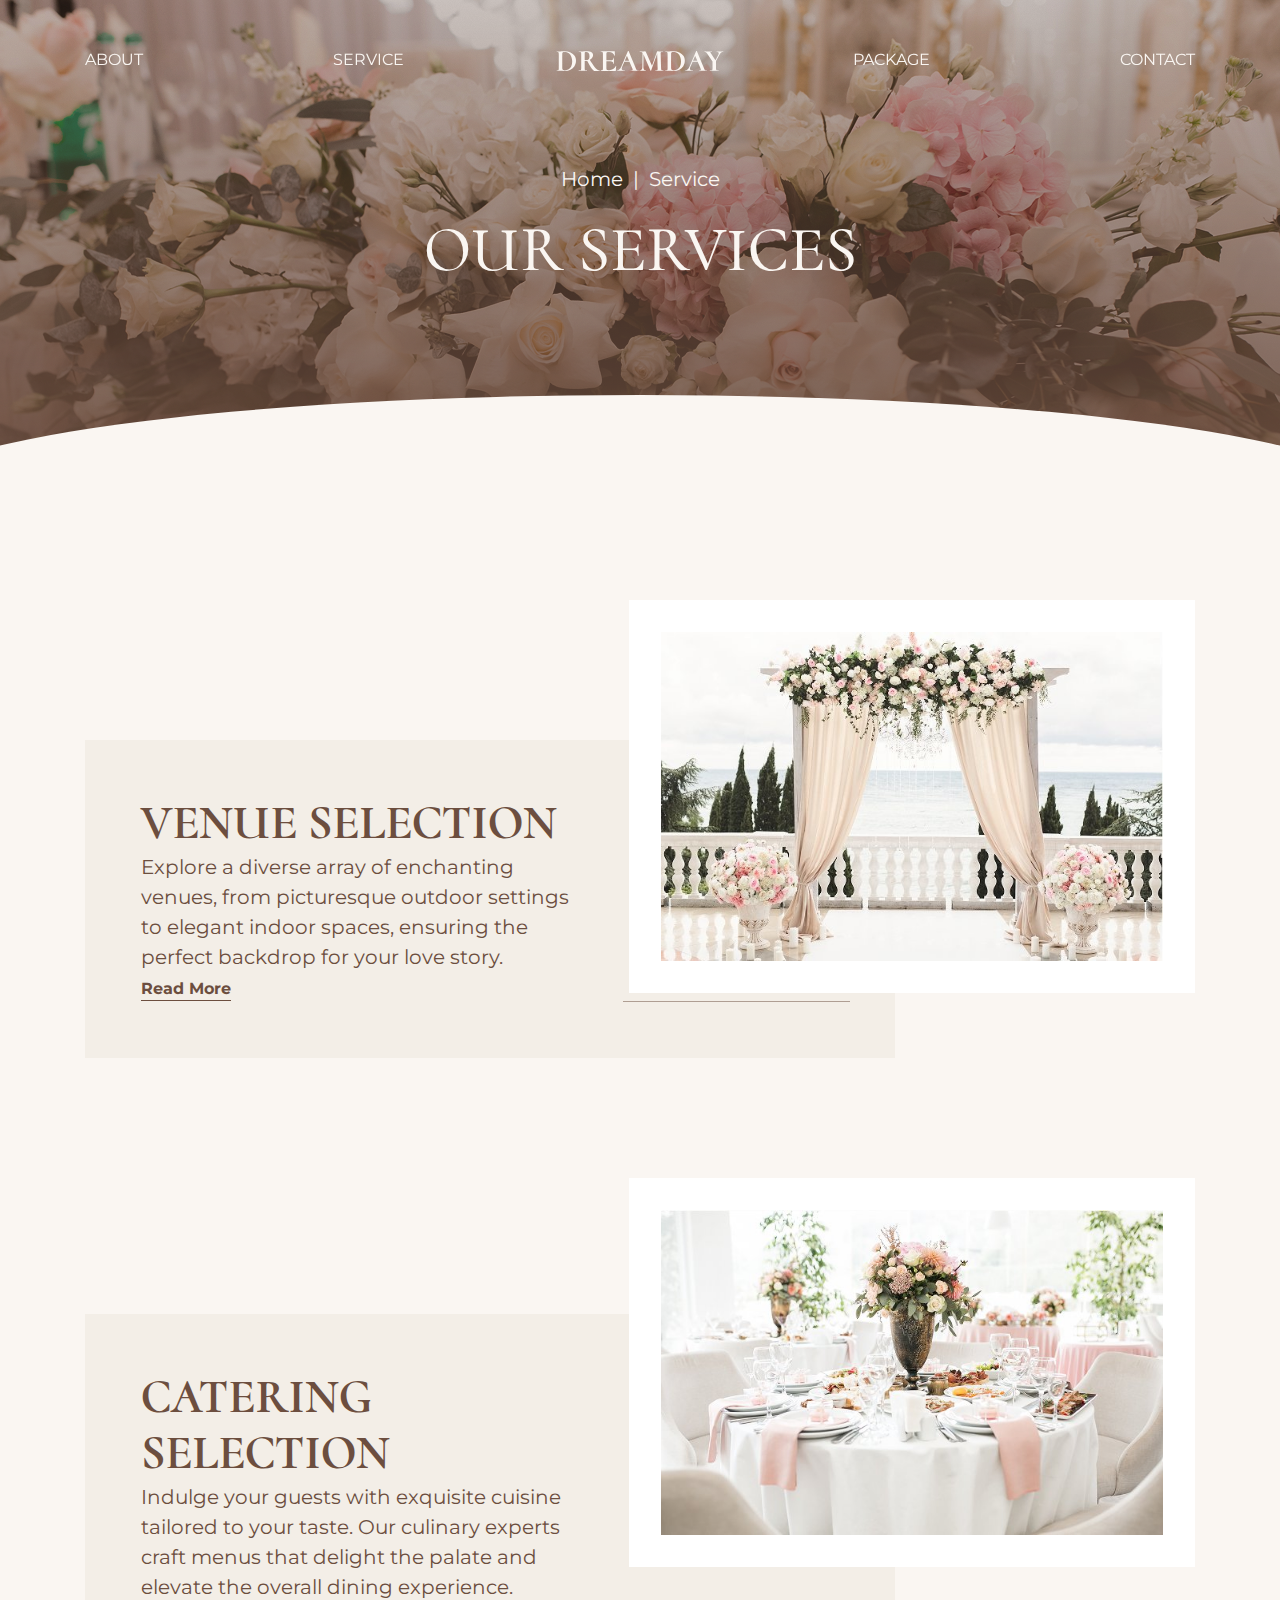
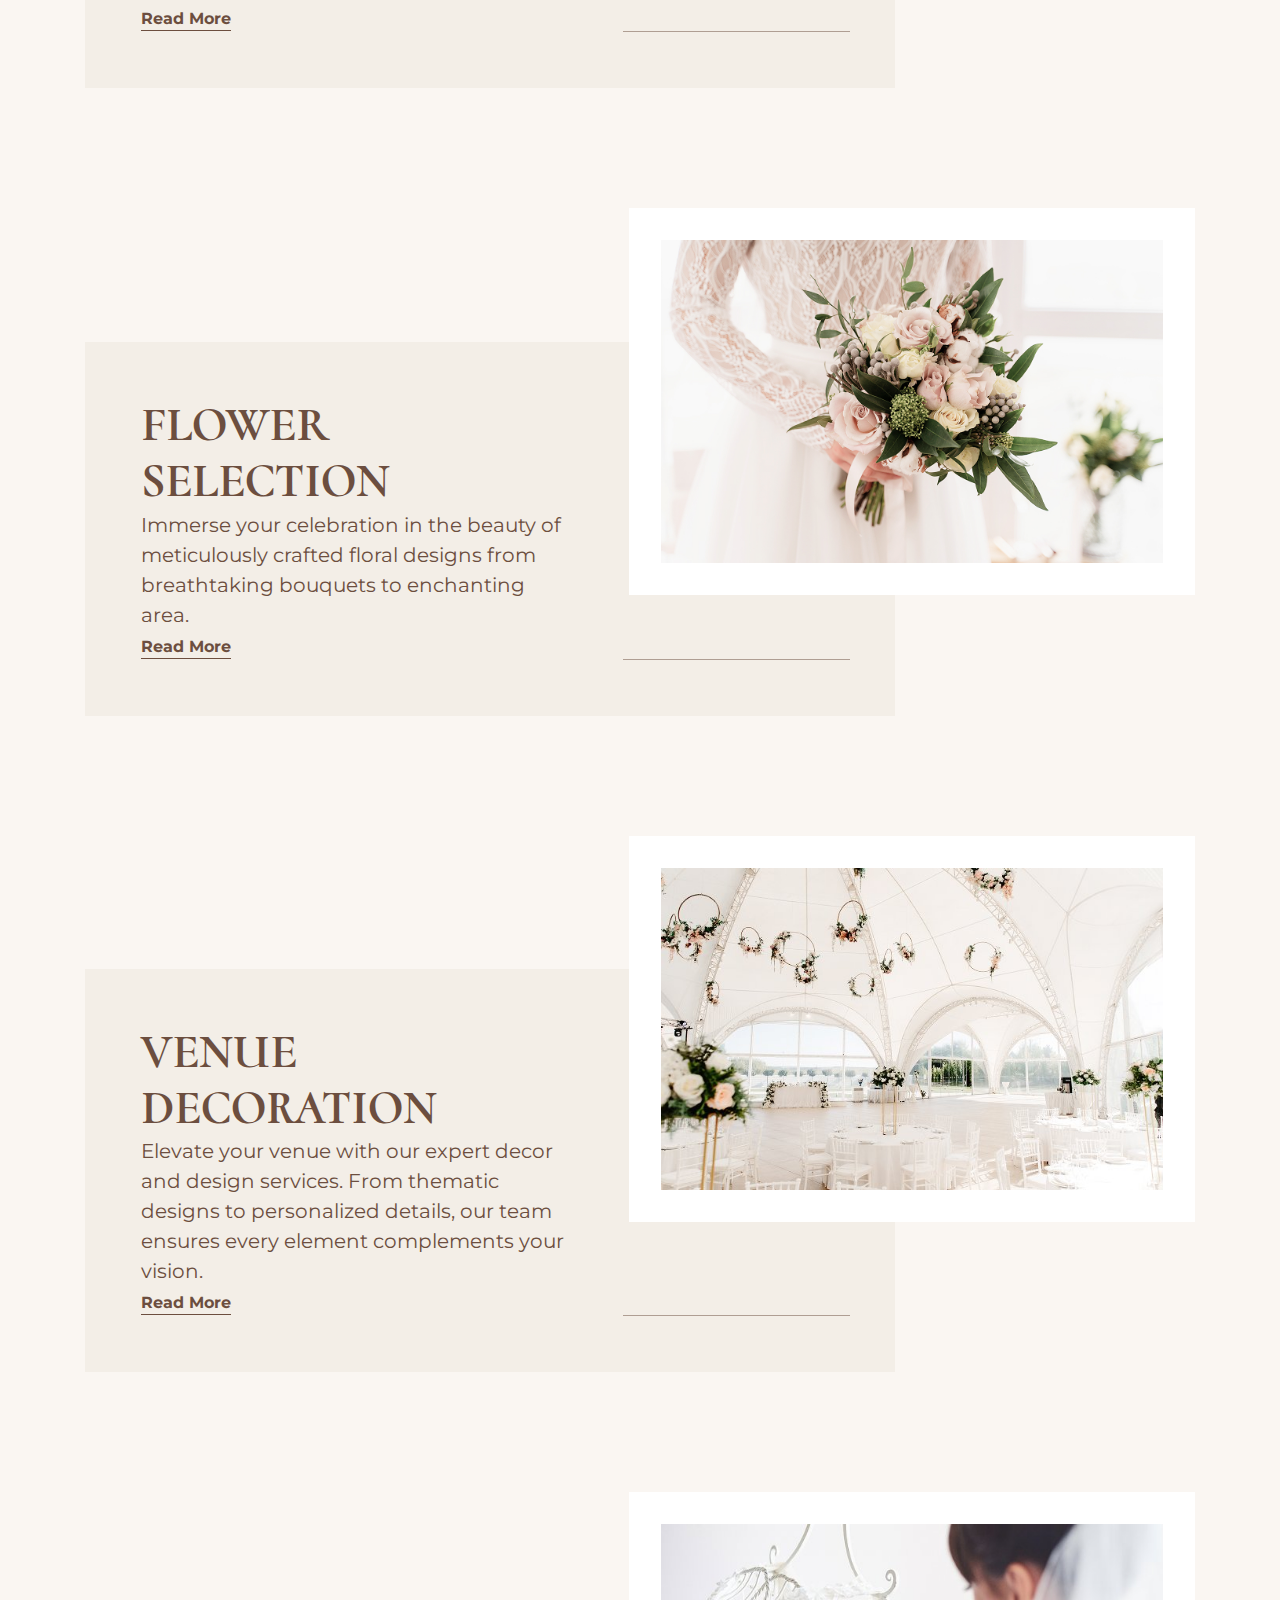
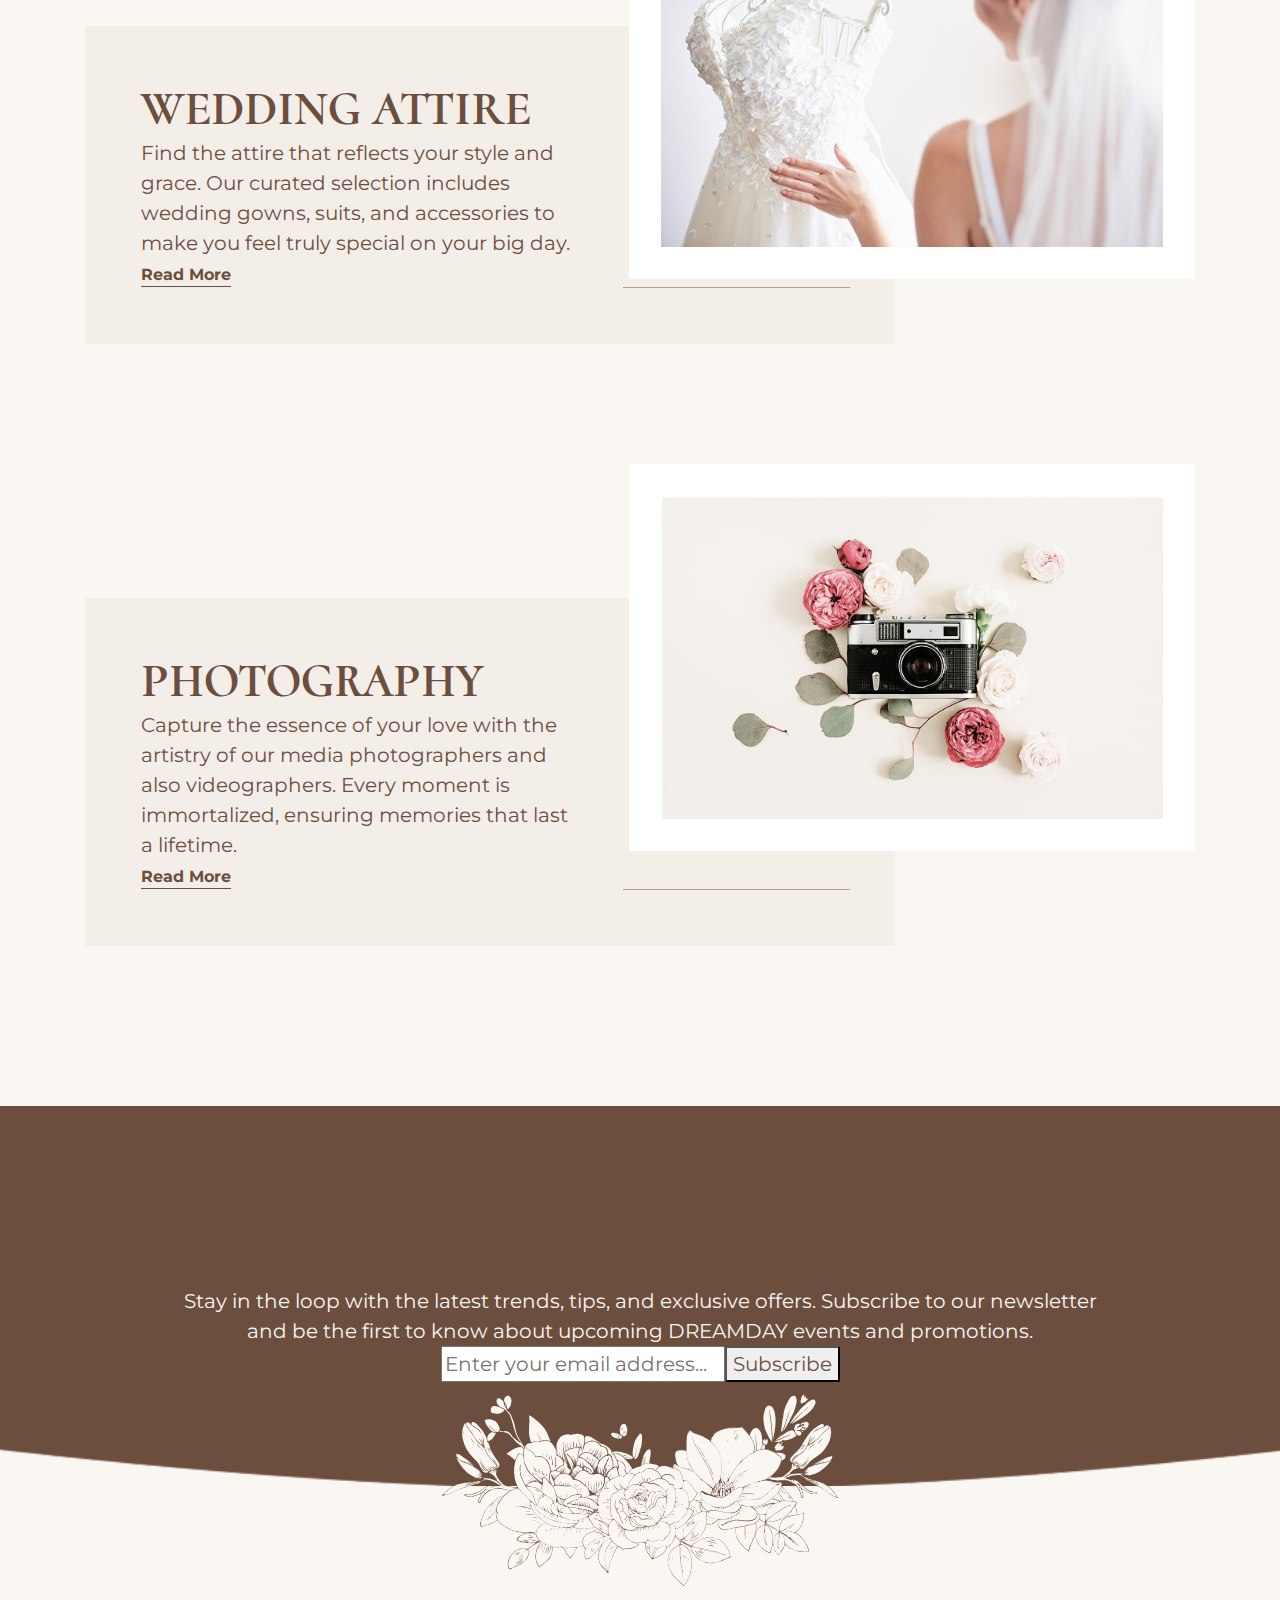
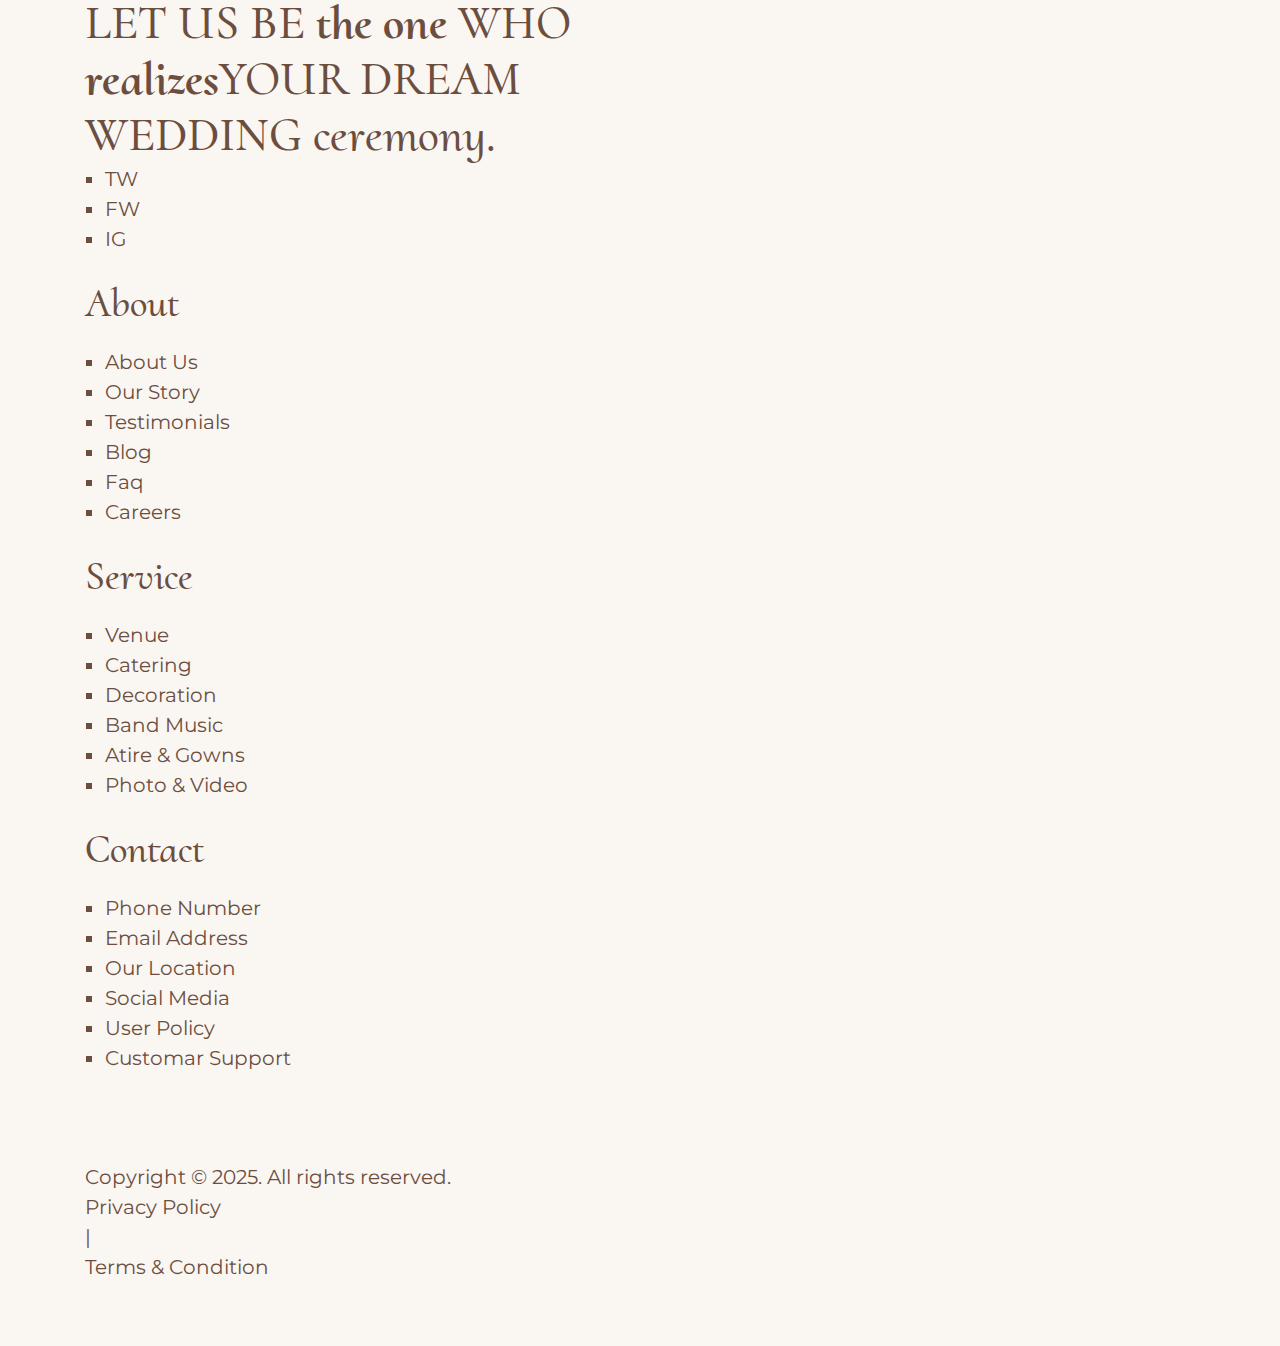
<file: service.html>
<!DOCTYPE html>
<html lang="en">
<head>
   <meta charset="UTF-8">
    <meta name="viewport" content="width=device-width, initial-scale=1.0">
    <meta name="description" content="DreamDay - Wedding Planner Website HTML Template">
    <meta name="author" content="Laralink">    
     <!-- Favicon -->
    <link rel="icon" href="assets/img/favicon.png">
    <!-- All CSS Files -->
    <link rel="stylesheet" href="assets/css/fontawesome.min.css">
    <link rel="stylesheet" href="assets/css/bootstrap.min.css">
    <link rel="stylesheet" href="assets/css/swiper.min.css">
    <link rel="stylesheet" href="assets/css/style.css">
     <!-- Site Title -->
    <title>DreamDay - Wedding Planner Website HTML Template</title>
</head>
<body>

  <!-- start header -->
    <header class="cs_site_header_style_1 cs_secondary_color cs_sticky_header">
        <div class="cs_main_header position-relative">
            <div class="container">
                <div class="cs_main_header_in">
                    <div class="cs_main_header_left">
                        <a href="index.html" class="cs_site_brand">
                            <svg width="167" height="20" viewBox="0 0 167 20" fill="none"
                                xmlns="http://www.w3.org/2000/svg">
                                <path
                                    d="M8.59673 20C8.00018 20 7.32906 19.9688 6.58337 19.9064C6.28509 19.8856 5.9229 19.8648 5.49679 19.844C5.07068 19.8232 4.59131 19.8128 4.05868 19.8128L1.69378 19.844C1.31028 19.8648 0.766994 19.8752 0.0639162 19.8752C0.0213054 19.8752 0 19.8128 0 19.688C0 19.5632 0.0213054 19.5008 0.0639162 19.5008C0.724383 19.5008 1.20375 19.4488 1.50203 19.3448C1.80031 19.2408 2.00271 19.0432 2.10923 18.7519C2.23707 18.4399 2.29033 17.9719 2.26902 17.3479V2.90172C2.22641 2.27769 2.14119 1.82007 2.01336 1.52886C1.90683 1.23765 1.70443 1.04004 1.40616 0.936036C1.10788 0.811232 0.660467 0.74883 0.0639162 0.74883C0.0213054 0.74883 0 0.686427 0 0.561623C0 0.436818 0.0213054 0.374416 0.0639162 0.374416L1.69378 0.405617C2.63122 0.447218 3.39821 0.468018 3.99476 0.468018C4.69784 0.468018 5.40092 0.436817 6.104 0.374416C6.99882 0.332813 7.65929 0.312012 8.0854 0.312012C10.3225 0.312012 12.3039 0.717629 14.0296 1.52886C15.7553 2.31929 17.0976 3.43214 18.0563 4.86739C19.0151 6.30265 19.4944 7.94592 19.4944 9.79719C19.4944 11.7941 18.9831 13.5725 17.9604 15.1326C16.9591 16.6719 15.6275 17.8679 13.9657 18.7207C12.3039 19.5736 10.5142 20 8.59673 20ZM8.3091 19.376C9.80048 19.376 11.1001 19.0328 12.208 18.3463C13.3159 17.6391 14.1681 16.6199 14.7646 15.2886C15.3825 13.9574 15.6914 12.3557 15.6914 10.4836C15.6914 8.88196 15.4251 7.36349 14.8925 5.92824C14.3598 4.47218 13.5076 3.27613 12.3358 2.34009C11.1853 1.40406 9.71526 0.936036 7.92561 0.936036C7.07339 0.936036 6.49815 1.09204 6.19987 1.40406C5.90159 1.69527 5.75246 2.21529 5.75246 2.96412V17.0047C5.77376 17.8575 5.95486 18.4711 6.29574 18.8456C6.65794 19.1992 7.32906 19.376 8.3091 19.376Z"
                                    fill="currentColor" />
                                <path
                                    d="M43.0947 19.5008C43.1587 19.5008 43.1906 19.5632 43.1906 19.688C43.2119 19.8128 43.18 19.8752 43.0947 19.8752H37.8536C37.3423 19.8752 36.4475 19.0432 35.1691 17.3791C33.9121 15.6942 32.3888 13.1669 30.5991 9.79719C30.0026 9.9428 29.3421 10.0156 28.6177 10.0156C28.5112 10.0156 28.3727 9.9948 28.2023 9.9532V17.3479C28.181 17.9511 28.2236 18.4087 28.3301 18.7207C28.4579 19.012 28.671 19.22 28.9693 19.3448C29.2888 19.4488 29.7682 19.5008 30.4074 19.5008C30.4926 19.5008 30.5352 19.5632 30.5352 19.688C30.5565 19.8128 30.5246 19.8752 30.4393 19.8752C29.715 19.8752 29.161 19.8648 28.7775 19.844L26.4126 19.8128L24.0158 19.844C23.5897 19.8648 23.0144 19.8752 22.29 19.8752C22.2048 19.8752 22.1515 19.8128 22.1302 19.688C22.1302 19.5632 22.1728 19.5008 22.2581 19.5008C22.9611 19.5008 23.4831 19.4488 23.824 19.3448C24.1649 19.22 24.3886 19.012 24.4951 18.7207C24.623 18.4087 24.6975 17.9511 24.7188 17.3479V2.90172C24.7188 2.27769 24.6549 1.82007 24.5271 1.52886C24.4206 1.23765 24.2075 1.04004 23.8879 0.936036C23.5683 0.811232 23.0783 0.74883 22.4179 0.74883C22.3326 0.74883 22.29 0.686427 22.29 0.561623C22.29 0.436818 22.3326 0.374416 22.4179 0.374416L24.1116 0.405617C25.0491 0.447218 25.8161 0.468018 26.4126 0.468018C27.137 0.468018 27.9253 0.426417 28.7775 0.343213C29.4593 0.301612 29.9067 0.280811 30.1198 0.280811C32.2716 0.280811 33.8802 0.624025 34.9454 1.31045C36.032 1.99688 36.5753 2.95372 36.5753 4.18097C36.5753 5.0754 36.2664 5.93864 35.6485 6.77067C35.052 7.6027 34.253 8.29953 33.2516 8.86115C34.9135 11.5445 36.3196 13.6557 37.4701 15.195C38.6419 16.7135 39.6646 17.8159 40.5381 18.5023C41.4329 19.168 42.2851 19.5008 43.0947 19.5008ZM28.2023 9.07956C28.4579 9.14197 28.7669 9.17317 29.1291 9.17317C30.5352 9.17317 31.5259 8.87155 32.1012 8.26833C32.6977 7.66511 32.996 6.65627 32.996 5.24181C32.996 3.76495 32.6977 2.68331 32.1012 1.99688C31.5259 1.28965 30.8122 0.936036 29.96 0.936036C29.3847 0.936036 28.9906 0.977638 28.7775 1.06084C28.5645 1.12324 28.4153 1.28965 28.3301 1.56006C28.2662 1.80967 28.2236 2.27769 28.2023 2.96412V9.07956Z"
                                    fill="currentColor" />
                                <path
                                    d="M59.3142 14.9142C59.3568 14.8726 59.4101 14.8518 59.474 14.8518C59.5379 14.8518 59.6018 14.8726 59.6658 14.9142C59.7297 14.935 59.751 14.9558 59.7297 14.9766C59.5166 16.3287 59.4101 17.8055 59.4101 19.4072C59.4101 19.5736 59.3781 19.6984 59.3142 19.7816C59.2503 19.844 59.1225 19.8752 58.9307 19.8752H44.3578C44.2726 19.8752 44.23 19.8128 44.23 19.688C44.23 19.5632 44.262 19.5008 44.3259 19.5008C44.965 19.5008 45.4231 19.4488 45.7001 19.3448C45.9983 19.2408 46.1901 19.0432 46.2753 18.7519C46.3818 18.4607 46.4351 17.9927 46.4351 17.3479V2.90172C46.4351 2.27769 46.3818 1.82007 46.2753 1.52886C46.1688 1.23765 45.9664 1.04004 45.6681 0.936036C45.3698 0.811232 44.9224 0.74883 44.3259 0.74883C44.262 0.74883 44.2193 0.686427 44.198 0.561623C44.198 0.436818 44.2193 0.374416 44.262 0.374416H58.0359C58.2063 0.374416 58.2916 0.468019 58.2916 0.655225L58.3555 4.77379C58.3555 4.83619 58.2916 4.86739 58.1637 4.86739C58.0572 4.86739 57.9933 4.84659 57.972 4.80499C57.6098 3.64015 56.9493 2.72491 55.9906 2.05928C55.0531 1.37285 53.9346 1.02964 52.635 1.02964H52.0278C51.3673 1.02964 50.8879 1.08164 50.5897 1.18565C50.3127 1.26885 50.1316 1.43526 50.0464 1.68487C49.9612 1.93448 49.9079 2.35049 49.8866 2.93292V9.29797H53.8813C54.9679 9.29797 55.7669 9.11076 56.2782 8.73635C56.7895 8.36193 57.0452 7.75871 57.0452 6.92668C57.0452 6.84347 57.1198 6.80187 57.2689 6.80187C57.418 6.80187 57.4926 6.85387 57.4926 6.95788L57.4606 8.67395C57.4393 8.92356 57.4287 9.27717 57.4287 9.73479C57.4287 10.4004 57.4393 10.8996 57.4606 11.2324L57.4926 12.9173C57.4926 13.0213 57.4287 13.0733 57.3009 13.0733C57.2369 13.0733 57.173 13.0629 57.1091 13.0421C57.0665 13.0005 57.0452 12.9589 57.0452 12.9173C57.0452 12.0229 56.7576 11.3469 56.1823 10.8892C55.6284 10.4108 54.8401 10.1716 53.8174 10.1716H49.8866V17.2231C49.8866 18.0551 50.0144 18.5959 50.2701 18.8456C50.547 19.0952 51.1116 19.22 51.9639 19.22H52.8587C54.2435 19.22 55.5112 18.8352 56.6617 18.0655C57.8122 17.2751 58.6964 16.2246 59.3142 14.9142Z"
                                    fill="currentColor" />
                                <path
                                    d="M82.013 19.5008C82.0769 19.5008 82.1088 19.5632 82.1088 19.688C82.1088 19.8128 82.0769 19.8752 82.013 19.8752C81.6295 19.8752 81.0329 19.8544 80.2233 19.8128C79.3285 19.7712 78.6147 19.7504 78.0821 19.7504C77.5282 19.7504 76.8464 19.7712 76.0368 19.8128C75.2698 19.8544 74.7052 19.8752 74.343 19.8752C74.2578 19.8752 74.2152 19.8128 74.2152 19.688C74.2152 19.5632 74.2578 19.5008 74.343 19.5008C74.9822 19.5008 75.4402 19.4384 75.7172 19.3136C75.9942 19.168 76.1327 18.9184 76.1327 18.5647C76.1327 18.2527 76.0048 17.8159 75.7492 17.2543L72.9369 10.6708H67.8875L65.7143 15.8502C65.3734 16.6407 65.203 17.2751 65.203 17.7535C65.203 18.3567 65.448 18.804 65.938 19.0952C66.428 19.3656 67.1844 19.5008 68.2071 19.5008C68.2923 19.5008 68.3349 19.5632 68.3349 19.688C68.3349 19.8128 68.2816 19.8752 68.1751 19.8752C67.8981 19.8752 67.2909 19.8544 66.3535 19.8128C65.2882 19.7712 64.4786 19.7504 63.9247 19.7504C63.4133 19.7504 62.8168 19.7712 62.135 19.8128C61.5385 19.8544 61.0484 19.8752 60.6649 19.8752C60.5797 19.8752 60.5371 19.8128 60.5371 19.688C60.5371 19.5632 60.5797 19.5008 60.6649 19.5008C61.3041 19.5008 61.9965 19.168 62.7422 18.5023C63.5092 17.8159 64.1697 16.8591 64.7236 15.6318L71.4668 0.0936044C71.4668 0.0312015 71.5414 0 71.6905 0C71.8822 0 72.0207 0.0416017 72.1059 0.124805L79.2646 17.2543C79.5841 17.9823 79.8185 18.4711 79.9676 18.7207C80.1381 18.9704 80.3724 19.168 80.6707 19.3136C80.969 19.4384 81.4164 19.5008 82.013 19.5008ZM68.271 9.79719H72.5853L70.4122 4.71139L68.271 9.79719Z"
                                    fill="currentColor" />
                                <path
                                    d="M106.758 19.5008C106.822 19.5008 106.854 19.5632 106.854 19.688C106.875 19.8128 106.843 19.8752 106.758 19.8752C106.119 19.8752 105.608 19.8648 105.224 19.844L102.859 19.8128L100.59 19.844C100.207 19.8648 99.6633 19.8752 98.9602 19.8752C98.8963 19.8752 98.8644 19.8128 98.8644 19.688C98.8644 19.5632 98.8963 19.5008 98.9602 19.5008C99.6207 19.5008 100.1 19.4488 100.398 19.3448C100.718 19.2408 100.931 19.0432 101.038 18.7519C101.144 18.4399 101.176 17.9719 101.133 17.3479L100.686 2.4649L94.55 19.6568C94.5074 19.74 94.4328 19.7816 94.3263 19.7816C94.1985 19.7816 94.1026 19.7296 94.0387 19.6256L86.944 3.24493L86.8801 15.819C86.8375 16.9631 87.0399 17.8679 87.4873 18.5335C87.956 19.1784 88.5952 19.5008 89.4048 19.5008C89.4687 19.5008 89.5006 19.5632 89.5006 19.688C89.5006 19.8128 89.4687 19.8752 89.4048 19.8752C88.8721 19.8752 88.446 19.8648 88.1264 19.844L86.2409 19.8128L84.5791 19.844C84.2595 19.8648 83.8014 19.8752 83.2049 19.8752C83.1623 19.8752 83.141 19.8128 83.141 19.688C83.141 19.5632 83.1623 19.5008 83.2049 19.5008C84.0145 19.5008 84.6537 19.1784 85.1224 18.5335C85.6124 17.8887 85.8574 17.0151 85.8574 15.9126L86.0172 1.77847C85.3567 1.09204 84.4619 0.74883 83.3327 0.74883C83.2688 0.74883 83.2368 0.686427 83.2368 0.561623C83.2368 0.436818 83.2688 0.374416 83.3327 0.374416C83.6523 0.374416 83.9186 0.384816 84.1317 0.405617L85.5059 0.436817L87.6151 0.405617C87.8495 0.384816 88.1371 0.374416 88.478 0.374416C88.7549 0.374416 88.9787 0.47842 89.1491 0.686428C89.3408 0.894436 89.5752 1.33125 89.8522 1.99688L95.4768 14.8206L100.302 1.15445C100.366 0.925637 100.494 0.73843 100.686 0.592824C100.899 0.447218 101.144 0.374416 101.421 0.374416C101.762 0.374416 102.05 0.384816 102.284 0.405617L103.722 0.436817L105.16 0.405617C105.373 0.384816 105.682 0.374416 106.087 0.374416C106.151 0.374416 106.183 0.436818 106.183 0.561623C106.183 0.686427 106.161 0.74883 106.119 0.74883C105.437 0.74883 104.926 0.863234 104.585 1.09204C104.265 1.30005 104.105 1.70567 104.105 2.30889C104.105 2.5377 104.116 2.71451 104.137 2.83931L104.585 17.3479C104.627 17.9719 104.702 18.4399 104.809 18.7519C104.936 19.0432 105.139 19.2408 105.416 19.3448C105.693 19.4488 106.14 19.5008 106.758 19.5008Z"
                                    fill="currentColor" />
                                <path
                                    d="M117.423 20C116.826 20 116.155 19.9688 115.409 19.9064C115.111 19.8856 114.749 19.8648 114.323 19.844C113.897 19.8232 113.417 19.8128 112.885 19.8128L110.52 19.844C110.136 19.8648 109.593 19.8752 108.89 19.8752C108.847 19.8752 108.826 19.8128 108.826 19.688C108.826 19.5632 108.847 19.5008 108.89 19.5008C109.55 19.5008 110.03 19.4488 110.328 19.3448C110.626 19.2408 110.829 19.0432 110.935 18.7519C111.063 18.4399 111.116 17.9719 111.095 17.3479V2.90172C111.052 2.27769 110.967 1.82007 110.839 1.52886C110.733 1.23765 110.53 1.04004 110.232 0.936036C109.934 0.811232 109.487 0.74883 108.89 0.74883C108.847 0.74883 108.826 0.686427 108.826 0.561623C108.826 0.436818 108.847 0.374416 108.89 0.374416L110.52 0.405617C111.457 0.447218 112.224 0.468018 112.821 0.468018C113.524 0.468018 114.227 0.436817 114.93 0.374416C115.825 0.332813 116.485 0.312012 116.911 0.312012C119.149 0.312012 121.13 0.717629 122.856 1.52886C124.581 2.31929 125.924 3.43214 126.882 4.86739C127.841 6.30265 128.32 7.94592 128.32 9.79719C128.32 11.7941 127.809 13.5725 126.786 15.1326C125.785 16.6719 124.454 17.8679 122.792 18.7207C121.13 19.5736 119.34 20 117.423 20ZM117.135 19.376C118.627 19.376 119.926 19.0328 121.034 18.3463C122.142 17.6391 122.994 16.6199 123.591 15.2886C124.209 13.9574 124.517 12.3557 124.517 10.4836C124.517 8.88196 124.251 7.36349 123.719 5.92824C123.186 4.47218 122.334 3.27613 121.162 2.34009C120.011 1.40406 118.541 0.936036 116.752 0.936036C115.899 0.936036 115.324 1.09204 115.026 1.40406C114.728 1.69527 114.578 2.21529 114.578 2.96412V17.0047C114.6 17.8575 114.781 18.4711 115.122 18.8456C115.484 19.1992 116.155 19.376 117.135 19.376Z"
                                    fill="currentColor" />
                                <path
                                    d="M150.236 19.5008C150.3 19.5008 150.332 19.5632 150.332 19.688C150.332 19.8128 150.3 19.8752 150.236 19.8752C149.852 19.8752 149.256 19.8544 148.446 19.8128C147.552 19.7712 146.838 19.7504 146.305 19.7504C145.751 19.7504 145.069 19.7712 144.26 19.8128C143.493 19.8544 142.928 19.8752 142.566 19.8752C142.481 19.8752 142.438 19.8128 142.438 19.688C142.438 19.5632 142.481 19.5008 142.566 19.5008C143.205 19.5008 143.663 19.4384 143.94 19.3136C144.217 19.168 144.356 18.9184 144.356 18.5647C144.356 18.2527 144.228 17.8159 143.972 17.2543L141.16 10.6708H136.111L133.937 15.8502C133.596 16.6407 133.426 17.2751 133.426 17.7535C133.426 18.3567 133.671 18.804 134.161 19.0952C134.651 19.3656 135.407 19.5008 136.43 19.5008C136.515 19.5008 136.558 19.5632 136.558 19.688C136.558 19.8128 136.505 19.8752 136.398 19.8752C136.121 19.8752 135.514 19.8544 134.577 19.8128C133.511 19.7712 132.702 19.7504 132.148 19.7504C131.636 19.7504 131.04 19.7712 130.358 19.8128C129.762 19.8544 129.271 19.8752 128.888 19.8752C128.803 19.8752 128.76 19.8128 128.76 19.688C128.76 19.5632 128.803 19.5008 128.888 19.5008C129.527 19.5008 130.22 19.168 130.965 18.5023C131.732 17.8159 132.393 16.8591 132.947 15.6318L139.69 0.0936044C139.69 0.0312015 139.764 0 139.914 0C140.105 0 140.244 0.0416017 140.329 0.124805L147.488 17.2543C147.807 17.9823 148.042 18.4711 148.191 18.7207C148.361 18.9704 148.595 19.168 148.894 19.3136C149.192 19.4384 149.639 19.5008 150.236 19.5008ZM136.494 9.79719H140.808L138.635 4.71139L136.494 9.79719Z"
                                    fill="currentColor" />
                                <path
                                    d="M166.84 0.374416C166.947 0.374416 167 0.436818 167 0.561623C167 0.686427 166.947 0.74883 166.84 0.74883C166.095 0.74883 165.381 1.02964 164.699 1.59126C164.039 2.13209 163.378 2.98492 162.718 4.14977L159.522 10.078V17.3479C159.522 17.9927 159.575 18.4607 159.682 18.7519C159.809 19.0432 160.044 19.2408 160.385 19.3448C160.726 19.4488 161.28 19.5008 162.047 19.5008C162.132 19.5008 162.174 19.5632 162.174 19.688C162.174 19.8128 162.132 19.8752 162.047 19.8752C161.301 19.8752 160.726 19.8648 160.321 19.844L157.796 19.8128L155.144 19.844C154.717 19.8648 154.142 19.8752 153.418 19.8752C153.333 19.8752 153.29 19.8128 153.29 19.688C153.29 19.5632 153.333 19.5008 153.418 19.5008C154.185 19.5008 154.749 19.4488 155.112 19.3448C155.474 19.22 155.719 19.012 155.847 18.7207C155.996 18.4295 156.06 17.9719 156.038 17.3479L156.006 10.5148L150.925 2.96412C150.414 2.19449 149.924 1.63286 149.455 1.27925C149.008 0.925637 148.55 0.74883 148.081 0.74883C147.996 0.74883 147.953 0.686427 147.953 0.561623C147.932 0.436818 147.953 0.374416 148.017 0.374416L149.679 0.405617C150.488 0.447218 151.085 0.468018 151.468 0.468018C152.001 0.468018 152.8 0.447218 153.865 0.405617L155.495 0.374416C155.559 0.374416 155.591 0.416017 155.591 0.499219C155.591 0.561622 155.57 0.624025 155.527 0.686428C155.506 0.728029 155.474 0.74883 155.431 0.74883C154.877 0.74883 154.472 0.790431 154.217 0.873635C153.982 0.956838 153.865 1.09204 153.865 1.27925C153.865 1.46646 153.972 1.70567 154.185 1.99688L158.979 9.17317L161.983 3.46334C162.174 3.04732 162.27 2.67291 162.27 2.34009C162.27 1.86167 162.1 1.47686 161.759 1.18565C161.439 0.894435 160.971 0.74883 160.353 0.74883C160.268 0.74883 160.225 0.686427 160.225 0.561623C160.225 0.436818 160.257 0.374416 160.321 0.374416L162.047 0.405617C163.112 0.447218 163.932 0.468018 164.507 0.468018C164.869 0.468018 165.285 0.447218 165.754 0.405617L166.84 0.374416Z"
                                    fill="currentColor" />
                            </svg>
                        </a>
                    </div>
                    <div class="cs_main_header_center">
                        <div class="cs_nav">
                            <div class="cs_nav_list_wrap">
                                <div class="cs_nav_links_wrap">
                                    <ul class="cs_nav_list cs_mp_0">
                                        <li>
                                            <a href="about.html">about</a>
                                        </li>
                                        <li>
                                            <a href="service.html">Service</a>
                                        </li>
                                    </ul>
                                    <ul class="cs_nav_list cs_mp_0">
                                        <li>
                                            <a href="package.html">Package</a>
                                        </li>
                                        <li>
                                            <a href="contact.html">Contact</a>
                                        </li>
                                    </ul>
                                </div>
                            </div>
                        </div>
                    </div>
                </div>
            </div>
        </div>
    </header>
    <!-- end header -->
 <!-- start hero -->
  <section class="cs_hero_style_2 cs_hero_shadow cs_bg_filed position-relative" data-src="assets/img/service_hero.png">
    <div class="cs_overlay cs_bg_filed" data-src="assets/img/hero_overlay.png"></div>
        <div class="container position-relative z-2">
            <div class="cs_page_header_content text-center">
            <ol class="breadcrumb cs_secondary_color cs_center cs_mp_0">
                <li class="breadcrumb-item">
                    <a href="index.html">Home</a>
                </li>
                <li class="breadcrumb-item">Service</li>
            </ol>
                <h2 class="cs_fs_64 cs_secondary_color mb-0 text-uppercase mb-0">
                    Our Services
                </h2>
            </div>
        </div>
  </section>
 <!-- end hero -->
<!-- start venue section -->
 <section>
    <div class="cs_height_120 cs_height_lg_60"></div>
    <div class="container">
        <div class="cs_card_style_4">
            <div class="cs_thumbnail_wraper">
                <a href="service-details.html" class="cs_card_thumbnail cs_img_border">
                    <img src="assets/img/venue.jpg" alt="venue">
                </a>
            </div>
            <div class="cs_card_details">
               <div class="cs_card_details_in">
                    <h3 class="cs_card_title cs_fs_48 cs_bold text-uppercase mb-0"><a href="service-details.html">Venue Selection</a></h3>
                    <p class="mb-0">Explore a diverse array of enchanting venues, from picturesque outdoor settings to elegant indoor spaces, ensuring the perfect backdrop for your love story.</p>
                    <div class="cs_btn_section">
                        <div class="cs_vertical"></div>
                        <a class="cs_link_btn cs_fs_16 cs_bold" href="service-details.html">Read More</a>
                    </div>
               </div>
            </div>
        </div>
    </div>
 </section>
<!-- end venue section -->
<!-- start catering section -->
 <section>
    <div class="cs_height_120 cs_height_lg_60"></div>
    <div class="container">
        <div class="cs_card_style_4 cs_type_2">
            <div class="cs_thumbnail_wraper">
                <a href="service-details.html" class="cs_card_thumbnail cs_img_border">
                <img src="assets/img/catering.jpg" alt="venue">
            </a>
            </div>
            <div class="cs_card_details">
                <div class="cs_card_details_in">
                    <h3 class="cs_card_title cs_fs_48 cs_bold text-uppercase mb-0"><a href="service-details.html">Catering Selection</a></h3>
                    <p class="mb-0">Indulge your guests with exquisite cuisine tailored to your taste. Our culinary experts craft menus that delight the palate and elevate the overall dining experience.</p>
                    <div class="cs_btn_section">
                        <a class="cs_link_btn cs_fs_16 cs_bold" href="service-details.html">Read More</a>
                        <div class="cs_vertical"></div>
                    </div>
                </div>
            </div>
        </div>
    </div>
 </section>
<!-- end catering section -->
<!-- start flower section -->
 <section>
    <div class="cs_height_120 cs_height_lg_60"></div>
    <div class="container">
        <div class="cs_card_style_4">
            <div class="cs_thumbnail_wraper">
                <div class="cs_card_thumbnail cs_img_border">
                    <img src="assets/img/flower.jpg" alt="flower">
                </div>
            </div>
            <div class="cs_card_details">
                <div class="cs_card_details_in">
                    <h3 class="cs_card_title cs_fs_48 cs_bold text-uppercase mb-0"><a href="service-details.html">Flower Selection</a></h3>
                    <p class="mb-0">Immerse your celebration in the beauty of meticulously crafted floral designs from breathtaking bouquets to enchanting area.</p>
                    <div class="cs_btn_section">
                        <div class="cs_vertical"></div>
                        <a class="cs_link_btn cs_fs_16 cs_bold" href="service-details.html">Read More</a> 
                    </div>
                </div>
            </div>
        </div>
    </div>
 </section>
<!-- end flower section -->
<!-- start venue decoration section -->
 <section>
    <div class="cs_height_120 cs_height_lg_60"></div>
    <div class="container">
        <div class="cs_card_style_4 cs_type_2">
            <div class="cs_thumbnail_wraper">
                <div class="cs_card_thumbnail cs_img_border">
                    <img src="assets/img/venue_decoration.jpg" alt="venue">
                </div>
            </div>
            <div class="cs_card_details">
                <div class="cs_card_details_in">
                    <h3 class="cs_card_title cs_fs_48 cs_bold text-uppercase mb-0"><a href="service-details.html">Venue Decoration</a></h3>
                    <p class="mb-0">Elevate your venue with our expert decor and design services. From thematic designs to personalized details, our team ensures every element complements your vision.</p>
                    <div class="cs_btn_section">
                        <a class="cs_link_btn cs_fs_16 cs_bold" href="service-details.html">Read More</a>
                        <div class="cs_vertical"></div>
                    </div>
                </div>
            </div>
        </div>
    </div>
 </section>
<!-- end venu decoration section -->
<!-- start wedding attire section -->
  <section>
    <div class="cs_height_120 cs_height_lg_60"></div>
    <div class="container">
        <div class="cs_card_style_4">
            <div class="cs_thumbnail_wraper">
                <div class="cs_card_thumbnail cs_img_border">
                    <img src="assets/img/wedding_attire.jpg" alt="attire">
                </div>
            </div>
            <div class="cs_card_details">
               <div class="cs_card_details_in">
                    <h3 class="cs_card_title cs_fs_48 cs_bold text-uppercase mb-0"><a href="service-details.html">Wedding Attire</a></h3>
                <p class="mb-0">Find the attire that reflects your style and grace. Our curated selection includes wedding gowns, suits, and accessories to make you feel truly special on your big day.</p>
                    <div class="cs_btn_section">
                        <div class="cs_vertical"></div>
                        <a class="cs_link_btn cs_fs_16 cs_bold" href="service-details.html">Read More</a>
                    </div>
               </div>
            </div>
        </div>
    </div>
 </section>
<!-- end wedding attire section -->
<!-- start photography section -->
  <section>
    <div class="cs_height_120 cs_height_lg_60"></div>
    <div class="container">
        <div class="cs_card_style_4 cs_type_2">
            <div class="cs_thumbnail_wraper">
                <div class="cs_card_thumbnail cs_img_border">
                    <img src="assets/img/camera.jpg" alt="venue">
                </div>
            </div>
            <div class="cs_card_details">
                <div class="cs_card_details_in">
                    <h3 class="cs_card_title cs_fs_48 cs_bold text-uppercase mb-0"><a href="service-details.html">Photography</a></h3>
                <p class="mb-0">Capture the essence of your love with the artistry of our media photographers and also videographers. Every moment is immortalized, ensuring memories that last a lifetime.</p>
                    <div class="cs_btn_section">
                        <a class="cs_link_btn cs_fs_16 cs_bold" href="service-details.html">Read More</a>
                        <div class="cs_vertical"></div>
                    </div>
                </div>
            </div>
        </div>
    </div>
    <div class="cs_height_160 cs_height_lg_80"></div>
 </section>
<!-- end Photography section -->
    <!-- end newsletter section -->
    <section class="cs_newsletter_style_2 cs_bg_filed position-relative" data-src="assets/img/newsletter_brown_bg.png">
        <div class="cs_height_90 cs_height_lg_45"></div>
        <div class="container">
            <p class="mb-0 text-center cs_secondary_color">
                Stay in the loop with the latest trends, tips, and exclusive offers. Subscribe to our newsletter <br>
                and be the first to know about upcoming DREAMDAY events and promotions.
            </p>
            <form action="" class="cs_form_style_1 cs_center">
                <input type="email" placeholder="Enter your email address...">
                <button class="cs_btn cs_style_1 cs_light_border" type="submit">Subscribe</button>
            </form>
            <span class="cs_newsletter_flower cs_center">
                <img src="assets/img/flower_2.svg" alt="flower">
            </span>
        </div>
    </section>
    <!-- end newsletter section -->
     <!-- start footer section -->
    <section>
        <div class="cs_height_110 cs_height_lg_55"></div>
        <div class="cs_footer_main">
            <div class="container">
                <div class="cs_footer_row">
                    <div class="cs_footer_col">
                        <div class="cs_footer_widget">
                            <h2 class="cs_section_title cs_fs_48 mb-0">
                                LET US BE <span class="cs_bold">the one</span>
                                WHO <br> <span class="cs_bold">realizes</span>YOUR DREAM <br> WEDDING
                                <span>ceremony</span>.
                            </h2>
                            <div class="cs_footer_alfabet">
                                <ul>
                                    <li>
                                        <a href="#">TW</a>
                                    </li>
                                    <li>
                                        <a href="#">FW</a>
                                    </li>
                                    <li>
                                        <a href="#">IG</a>
                                    </li>
                                </ul>
                            </div>
                        </div>
                    </div>
                    <div class="cs_footer_col">
                        <div class="cs_footer_widget">
                            <h3 class="cs_footer_widget_title">About</h3>
                            <ul class="cs_footer_widget_menu">
                                <li><a href="about.html">About Us</a></li>
                                <li><a href="about.html">Our Story</a></li>
                                <li><a href="about.html">Testimonials</a></li>
                                <li><a href="about.html">Blog</a></li>
                                <li><a href="about.html">Faq</a></li>
                                <li><a href="about.html">Careers</a></li>
                            </ul>
                        </div>
                    </div>
                    <div class="cs_footer_col">
                        <h3 class="cs_footer_widget_title">Service</h3>
                        <ul class="cs_footer_widget_menu">
                            <li><a href="service-details.html">Venue</a></li>
                            <li><a href="service-details.html">Catering</a></li>
                            <li><a href="service-details.html">Decoration</a></li>
                            <li><a href="service-details.html">Band Music</a></li>
                            <li><a href="service-details.html">Atire & Gowns</a></li>
                            <li><a href="service-details.html">Photo & Video</a></li>
                        </ul>
                    </div>
                    <div class="cs_footer_col">
                        <h3 class="cs_footer_widget_title">Contact</h3>
                        <ul class="cs_footer_widget_menu">
                            <li><a href="contact.html">Phone Number</a></li>
                            <li><a href="contact.html">Email Address</a></li>
                            <li><a href="contact.html">Our Location</a></li>
                            <li><a href="contact.html">Social Media</a></li>
                            <li><a href="contact.html">User Policy</a></li>
                            <li><a href="contact.html">Customar Support</a></li>
                        </ul>
                    </div>
                </div>
            </div>
        </div>
        <div class="cs_height_64 cs_height_lg_32"></div>
        <div class="container">
            <div class="cs_footer_bottom">
                <p class="mb-0">Copyright © 2025. All rights reserved.</p>
                <ul class="cs_footer_widget_menu_bottom cs_mp_0">
                    <li>
                        <a href="#">Privacy Policy</a>
                    </li>
                    <li>|</li>
                    <li>
                        <a href="#">Terms & Condition</a>
                    </li>
                </ul>
            </div>
        </div>
        <div class="cs_height_64 cs_height_lg_32"></div>
    </section>
    <!-- end footer section -->
  <script src="assets/js/jquery-3.7.1.min.js"></script>
    <script src="assets/js/bootstrap.min.js"></script>
    <script src="assets/js/swiper.min.js"></script>
    <script src="assets/js/main.js"></script>
</body>
</html>
</file>
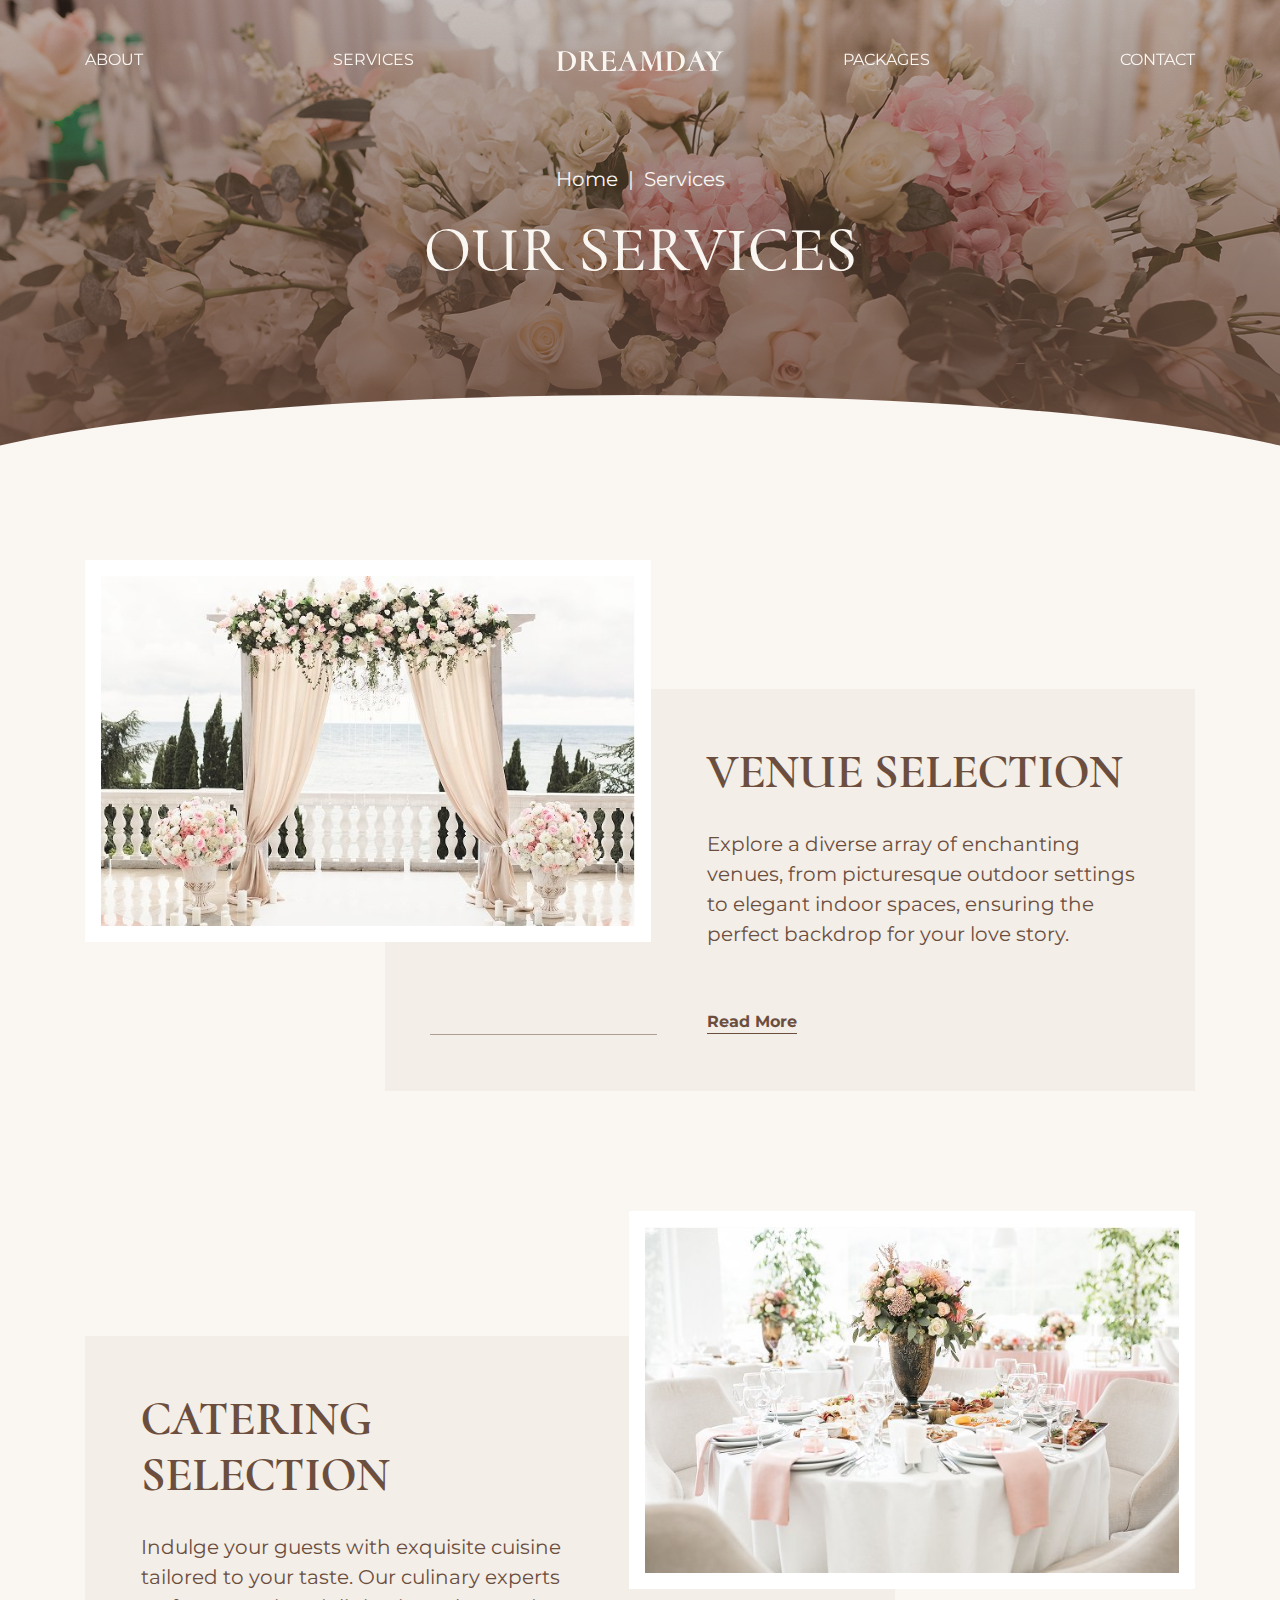
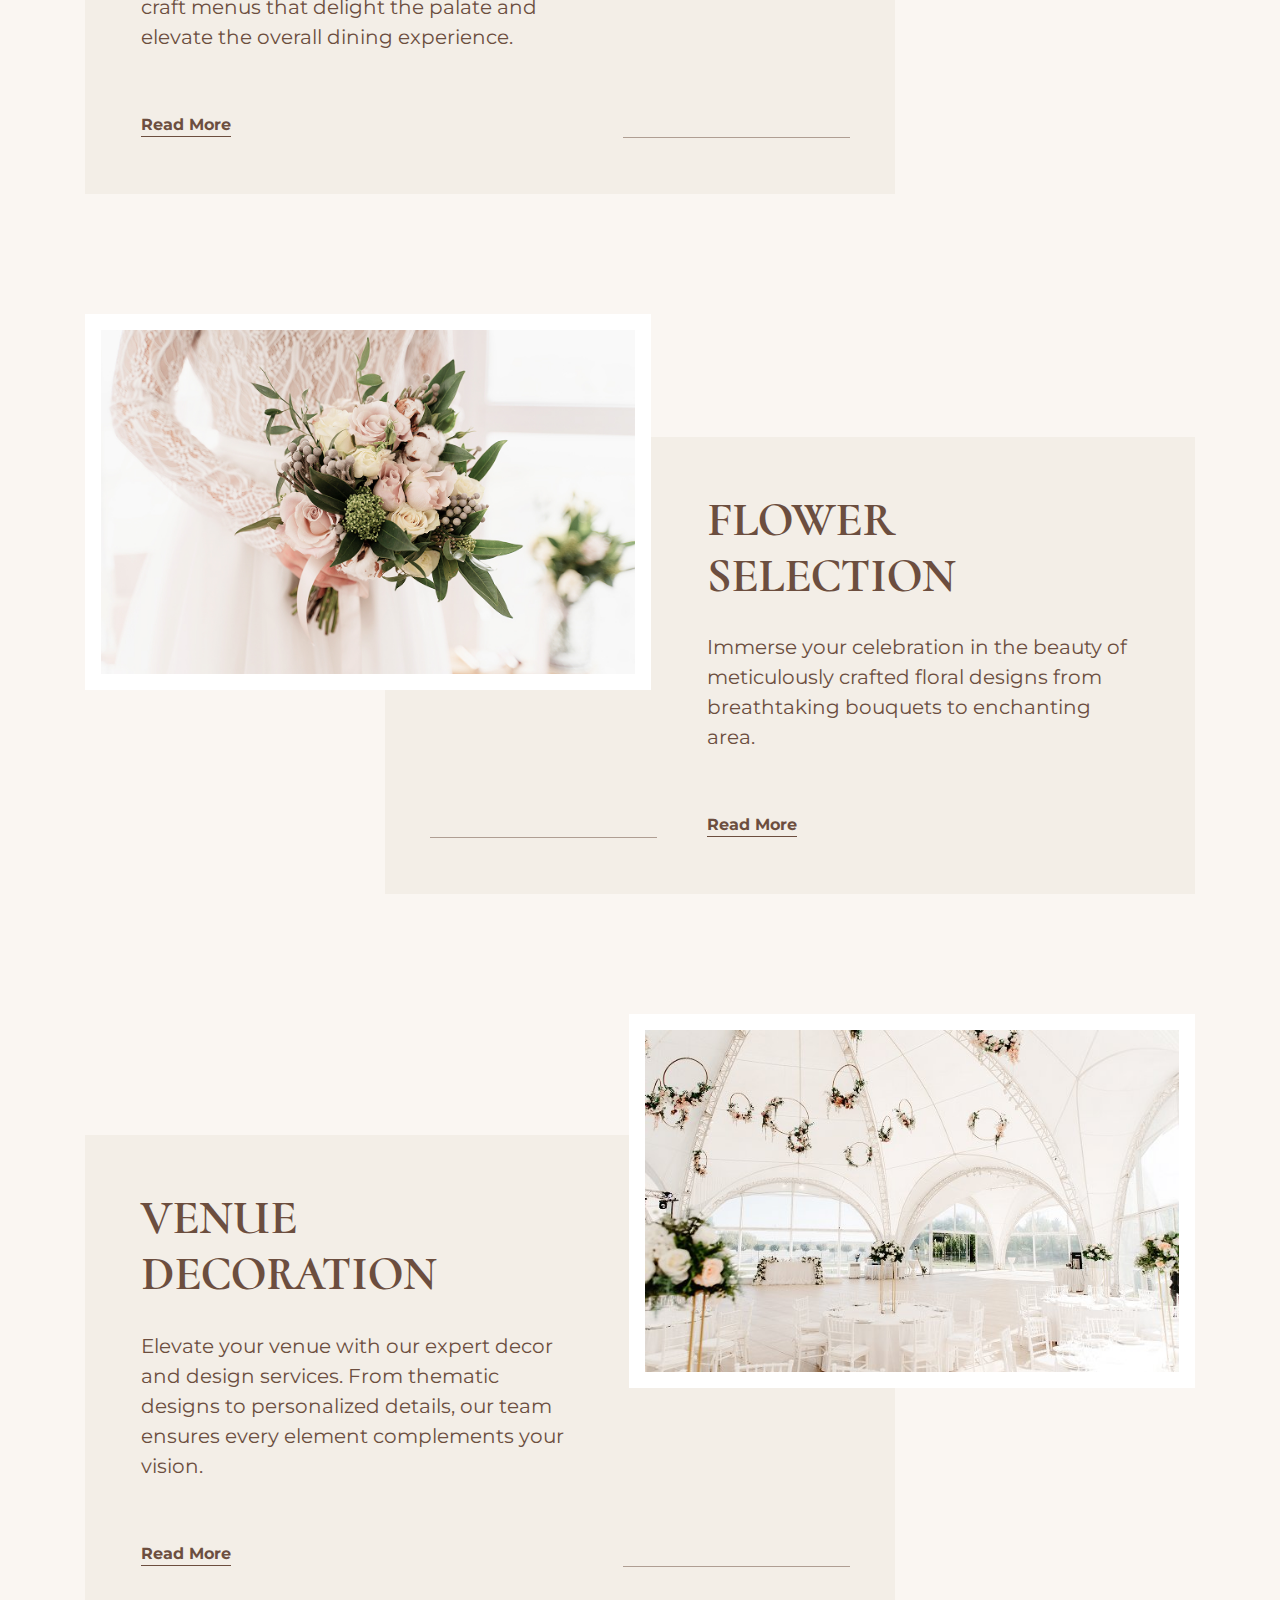
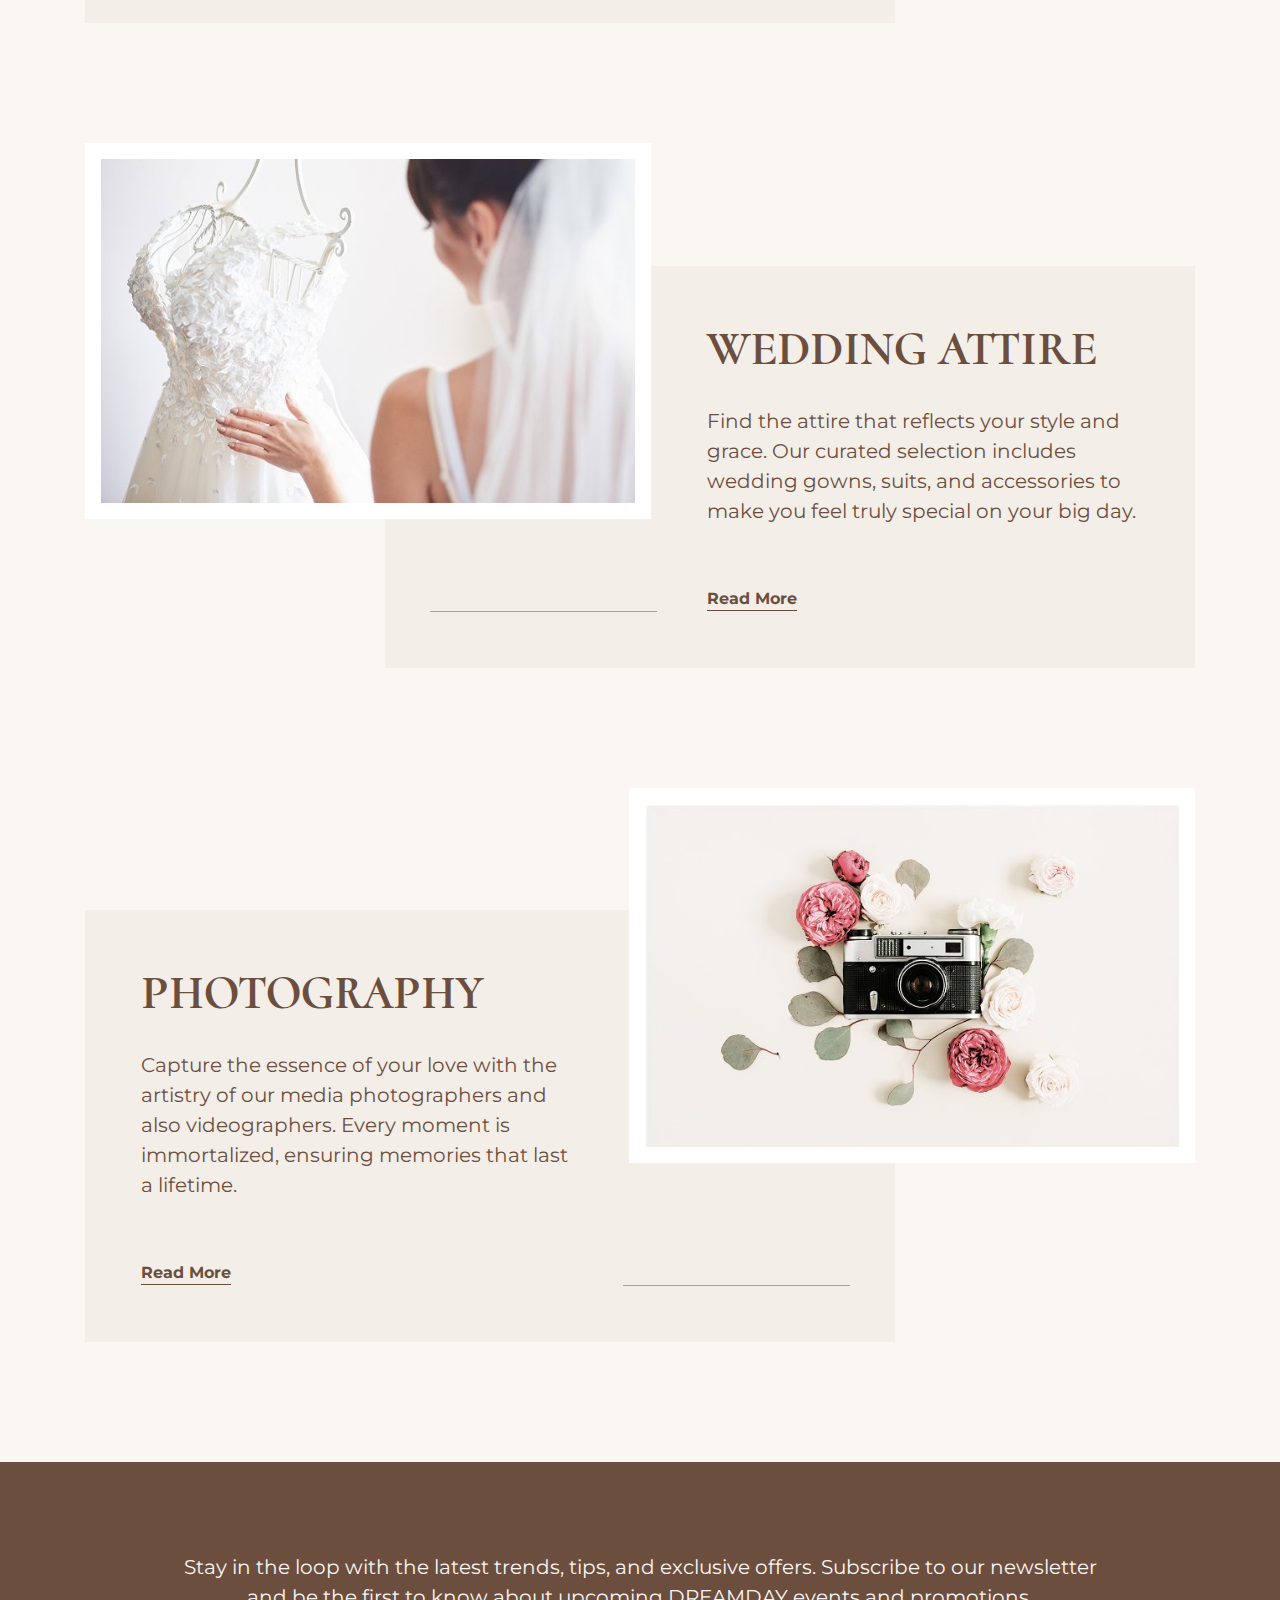
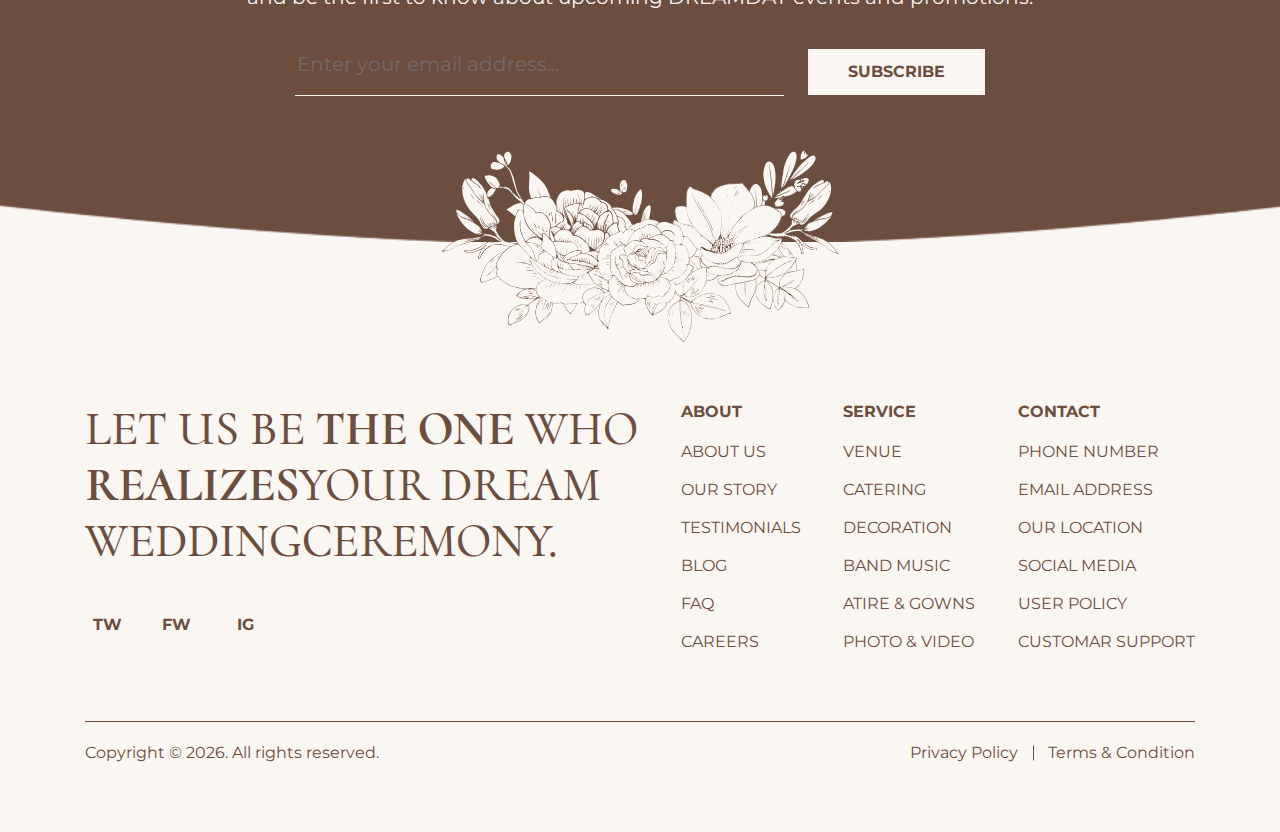
<file: services.html>
<!DOCTYPE html>
<html lang="en">
  <head>
    <meta charset="UTF-8">
    <meta name="viewport" content="width=device-width, initial-scale=1.0">
    <meta name="description" content="DreamDay - Wedding Planner Website HTML Template">
    <meta name="author" content="Laralink">
    <!-- Favicon -->
    <link rel="icon" href="assets/img/favicon.png">
    <!-- All CSS Files -->
     <link rel="preload" href="assets/css/bootstrap.min.css" as="style" onload="this.onload=null;this.rel='stylesheet'">
    <link rel="stylesheet" href="assets/css/aos.min.css" media="print" onload="this.media='all'">
    <link rel="stylesheet" href="assets/css/swiper.min.css" media="print" onload="this.media='all'">
    <link rel="stylesheet" href="assets/css/odometer.min.css" media="print" onload="this.media='all'">
    <link rel="stylesheet" href="assets/css/lightgallery.min.css" media="print" onload="this.media='all'">
    <link rel="stylesheet" href="assets/css/fontawesome.min.css" media="print" onload="this.media='all'">
    <link rel="preload" href="assets/css/style.css" as="style" onload="this.onload=null;this.rel='stylesheet'">
    <!-- Site Title -->
    <title>DreamDay - Wedding Planner Website HTML Template</title>
  </head>
  <body>
    <!-- Preloader Start -->
    <div class="cs_preloader cs_center">
      <div class="cs_preloader_in">
        <div class="cs_center_column text-center">
          <div class="cs_preloader_icon cs_center cs_fs_40 cs_mb_20"><i class="fa-regular fa-heart"></i></div>
          <div class="cs_preloader_text cs_fs_48 cs_bold" data-text="DREAMDAY">DREAMDAY</div>
        </div>
      </div>
     </div>
    <!-- Preloader End -->
    <!-- Start Header Section -->
    <header class="cs_site_header_style_1 cs_secondary_color cs_sticky_header">
      <div class="cs_main_header position-relative">
        <div class="container">
          <div class="cs_main_header_in">
            <div class="cs_main_header_left">
              <a href="index.html" class="cs_site_brand">
                <svg width="167" height="20" viewBox="0 0 167 20" fill="none"
                  xmlns="http://www.w3.org/2000/svg">
                  <path
                    d="M8.59673 20C8.00018 20 7.32906 19.9688 6.58337 19.9064C6.28509 19.8856 5.9229 19.8648 5.49679 19.844C5.07068 19.8232 4.59131 19.8128 4.05868 19.8128L1.69378 19.844C1.31028 19.8648 0.766994 19.8752 0.0639162 19.8752C0.0213054 19.8752 0 19.8128 0 19.688C0 19.5632 0.0213054 19.5008 0.0639162 19.5008C0.724383 19.5008 1.20375 19.4488 1.50203 19.3448C1.80031 19.2408 2.00271 19.0432 2.10923 18.7519C2.23707 18.4399 2.29033 17.9719 2.26902 17.3479V2.90172C2.22641 2.27769 2.14119 1.82007 2.01336 1.52886C1.90683 1.23765 1.70443 1.04004 1.40616 0.936036C1.10788 0.811232 0.660467 0.74883 0.0639162 0.74883C0.0213054 0.74883 0 0.686427 0 0.561623C0 0.436818 0.0213054 0.374416 0.0639162 0.374416L1.69378 0.405617C2.63122 0.447218 3.39821 0.468018 3.99476 0.468018C4.69784 0.468018 5.40092 0.436817 6.104 0.374416C6.99882 0.332813 7.65929 0.312012 8.0854 0.312012C10.3225 0.312012 12.3039 0.717629 14.0296 1.52886C15.7553 2.31929 17.0976 3.43214 18.0563 4.86739C19.0151 6.30265 19.4944 7.94592 19.4944 9.79719C19.4944 11.7941 18.9831 13.5725 17.9604 15.1326C16.9591 16.6719 15.6275 17.8679 13.9657 18.7207C12.3039 19.5736 10.5142 20 8.59673 20ZM8.3091 19.376C9.80048 19.376 11.1001 19.0328 12.208 18.3463C13.3159 17.6391 14.1681 16.6199 14.7646 15.2886C15.3825 13.9574 15.6914 12.3557 15.6914 10.4836C15.6914 8.88196 15.4251 7.36349 14.8925 5.92824C14.3598 4.47218 13.5076 3.27613 12.3358 2.34009C11.1853 1.40406 9.71526 0.936036 7.92561 0.936036C7.07339 0.936036 6.49815 1.09204 6.19987 1.40406C5.90159 1.69527 5.75246 2.21529 5.75246 2.96412V17.0047C5.77376 17.8575 5.95486 18.4711 6.29574 18.8456C6.65794 19.1992 7.32906 19.376 8.3091 19.376Z"
                    fill="currentColor" />
                  <path
                    d="M43.0947 19.5008C43.1587 19.5008 43.1906 19.5632 43.1906 19.688C43.2119 19.8128 43.18 19.8752 43.0947 19.8752H37.8536C37.3423 19.8752 36.4475 19.0432 35.1691 17.3791C33.9121 15.6942 32.3888 13.1669 30.5991 9.79719C30.0026 9.9428 29.3421 10.0156 28.6177 10.0156C28.5112 10.0156 28.3727 9.9948 28.2023 9.9532V17.3479C28.181 17.9511 28.2236 18.4087 28.3301 18.7207C28.4579 19.012 28.671 19.22 28.9693 19.3448C29.2888 19.4488 29.7682 19.5008 30.4074 19.5008C30.4926 19.5008 30.5352 19.5632 30.5352 19.688C30.5565 19.8128 30.5246 19.8752 30.4393 19.8752C29.715 19.8752 29.161 19.8648 28.7775 19.844L26.4126 19.8128L24.0158 19.844C23.5897 19.8648 23.0144 19.8752 22.29 19.8752C22.2048 19.8752 22.1515 19.8128 22.1302 19.688C22.1302 19.5632 22.1728 19.5008 22.2581 19.5008C22.9611 19.5008 23.4831 19.4488 23.824 19.3448C24.1649 19.22 24.3886 19.012 24.4951 18.7207C24.623 18.4087 24.6975 17.9511 24.7188 17.3479V2.90172C24.7188 2.27769 24.6549 1.82007 24.5271 1.52886C24.4206 1.23765 24.2075 1.04004 23.8879 0.936036C23.5683 0.811232 23.0783 0.74883 22.4179 0.74883C22.3326 0.74883 22.29 0.686427 22.29 0.561623C22.29 0.436818 22.3326 0.374416 22.4179 0.374416L24.1116 0.405617C25.0491 0.447218 25.8161 0.468018 26.4126 0.468018C27.137 0.468018 27.9253 0.426417 28.7775 0.343213C29.4593 0.301612 29.9067 0.280811 30.1198 0.280811C32.2716 0.280811 33.8802 0.624025 34.9454 1.31045C36.032 1.99688 36.5753 2.95372 36.5753 4.18097C36.5753 5.0754 36.2664 5.93864 35.6485 6.77067C35.052 7.6027 34.253 8.29953 33.2516 8.86115C34.9135 11.5445 36.3196 13.6557 37.4701 15.195C38.6419 16.7135 39.6646 17.8159 40.5381 18.5023C41.4329 19.168 42.2851 19.5008 43.0947 19.5008ZM28.2023 9.07956C28.4579 9.14197 28.7669 9.17317 29.1291 9.17317C30.5352 9.17317 31.5259 8.87155 32.1012 8.26833C32.6977 7.66511 32.996 6.65627 32.996 5.24181C32.996 3.76495 32.6977 2.68331 32.1012 1.99688C31.5259 1.28965 30.8122 0.936036 29.96 0.936036C29.3847 0.936036 28.9906 0.977638 28.7775 1.06084C28.5645 1.12324 28.4153 1.28965 28.3301 1.56006C28.2662 1.80967 28.2236 2.27769 28.2023 2.96412V9.07956Z"
                    fill="currentColor" />
                  <path
                    d="M59.3142 14.9142C59.3568 14.8726 59.4101 14.8518 59.474 14.8518C59.5379 14.8518 59.6018 14.8726 59.6658 14.9142C59.7297 14.935 59.751 14.9558 59.7297 14.9766C59.5166 16.3287 59.4101 17.8055 59.4101 19.4072C59.4101 19.5736 59.3781 19.6984 59.3142 19.7816C59.2503 19.844 59.1225 19.8752 58.9307 19.8752H44.3578C44.2726 19.8752 44.23 19.8128 44.23 19.688C44.23 19.5632 44.262 19.5008 44.3259 19.5008C44.965 19.5008 45.4231 19.4488 45.7001 19.3448C45.9983 19.2408 46.1901 19.0432 46.2753 18.7519C46.3818 18.4607 46.4351 17.9927 46.4351 17.3479V2.90172C46.4351 2.27769 46.3818 1.82007 46.2753 1.52886C46.1688 1.23765 45.9664 1.04004 45.6681 0.936036C45.3698 0.811232 44.9224 0.74883 44.3259 0.74883C44.262 0.74883 44.2193 0.686427 44.198 0.561623C44.198 0.436818 44.2193 0.374416 44.262 0.374416H58.0359C58.2063 0.374416 58.2916 0.468019 58.2916 0.655225L58.3555 4.77379C58.3555 4.83619 58.2916 4.86739 58.1637 4.86739C58.0572 4.86739 57.9933 4.84659 57.972 4.80499C57.6098 3.64015 56.9493 2.72491 55.9906 2.05928C55.0531 1.37285 53.9346 1.02964 52.635 1.02964H52.0278C51.3673 1.02964 50.8879 1.08164 50.5897 1.18565C50.3127 1.26885 50.1316 1.43526 50.0464 1.68487C49.9612 1.93448 49.9079 2.35049 49.8866 2.93292V9.29797H53.8813C54.9679 9.29797 55.7669 9.11076 56.2782 8.73635C56.7895 8.36193 57.0452 7.75871 57.0452 6.92668C57.0452 6.84347 57.1198 6.80187 57.2689 6.80187C57.418 6.80187 57.4926 6.85387 57.4926 6.95788L57.4606 8.67395C57.4393 8.92356 57.4287 9.27717 57.4287 9.73479C57.4287 10.4004 57.4393 10.8996 57.4606 11.2324L57.4926 12.9173C57.4926 13.0213 57.4287 13.0733 57.3009 13.0733C57.2369 13.0733 57.173 13.0629 57.1091 13.0421C57.0665 13.0005 57.0452 12.9589 57.0452 12.9173C57.0452 12.0229 56.7576 11.3469 56.1823 10.8892C55.6284 10.4108 54.8401 10.1716 53.8174 10.1716H49.8866V17.2231C49.8866 18.0551 50.0144 18.5959 50.2701 18.8456C50.547 19.0952 51.1116 19.22 51.9639 19.22H52.8587C54.2435 19.22 55.5112 18.8352 56.6617 18.0655C57.8122 17.2751 58.6964 16.2246 59.3142 14.9142Z"
                    fill="currentColor" />
                  <path
                    d="M82.013 19.5008C82.0769 19.5008 82.1088 19.5632 82.1088 19.688C82.1088 19.8128 82.0769 19.8752 82.013 19.8752C81.6295 19.8752 81.0329 19.8544 80.2233 19.8128C79.3285 19.7712 78.6147 19.7504 78.0821 19.7504C77.5282 19.7504 76.8464 19.7712 76.0368 19.8128C75.2698 19.8544 74.7052 19.8752 74.343 19.8752C74.2578 19.8752 74.2152 19.8128 74.2152 19.688C74.2152 19.5632 74.2578 19.5008 74.343 19.5008C74.9822 19.5008 75.4402 19.4384 75.7172 19.3136C75.9942 19.168 76.1327 18.9184 76.1327 18.5647C76.1327 18.2527 76.0048 17.8159 75.7492 17.2543L72.9369 10.6708H67.8875L65.7143 15.8502C65.3734 16.6407 65.203 17.2751 65.203 17.7535C65.203 18.3567 65.448 18.804 65.938 19.0952C66.428 19.3656 67.1844 19.5008 68.2071 19.5008C68.2923 19.5008 68.3349 19.5632 68.3349 19.688C68.3349 19.8128 68.2816 19.8752 68.1751 19.8752C67.8981 19.8752 67.2909 19.8544 66.3535 19.8128C65.2882 19.7712 64.4786 19.7504 63.9247 19.7504C63.4133 19.7504 62.8168 19.7712 62.135 19.8128C61.5385 19.8544 61.0484 19.8752 60.6649 19.8752C60.5797 19.8752 60.5371 19.8128 60.5371 19.688C60.5371 19.5632 60.5797 19.5008 60.6649 19.5008C61.3041 19.5008 61.9965 19.168 62.7422 18.5023C63.5092 17.8159 64.1697 16.8591 64.7236 15.6318L71.4668 0.0936044C71.4668 0.0312015 71.5414 0 71.6905 0C71.8822 0 72.0207 0.0416017 72.1059 0.124805L79.2646 17.2543C79.5841 17.9823 79.8185 18.4711 79.9676 18.7207C80.1381 18.9704 80.3724 19.168 80.6707 19.3136C80.969 19.4384 81.4164 19.5008 82.013 19.5008ZM68.271 9.79719H72.5853L70.4122 4.71139L68.271 9.79719Z"
                    fill="currentColor" />
                  <path
                    d="M106.758 19.5008C106.822 19.5008 106.854 19.5632 106.854 19.688C106.875 19.8128 106.843 19.8752 106.758 19.8752C106.119 19.8752 105.608 19.8648 105.224 19.844L102.859 19.8128L100.59 19.844C100.207 19.8648 99.6633 19.8752 98.9602 19.8752C98.8963 19.8752 98.8644 19.8128 98.8644 19.688C98.8644 19.5632 98.8963 19.5008 98.9602 19.5008C99.6207 19.5008 100.1 19.4488 100.398 19.3448C100.718 19.2408 100.931 19.0432 101.038 18.7519C101.144 18.4399 101.176 17.9719 101.133 17.3479L100.686 2.4649L94.55 19.6568C94.5074 19.74 94.4328 19.7816 94.3263 19.7816C94.1985 19.7816 94.1026 19.7296 94.0387 19.6256L86.944 3.24493L86.8801 15.819C86.8375 16.9631 87.0399 17.8679 87.4873 18.5335C87.956 19.1784 88.5952 19.5008 89.4048 19.5008C89.4687 19.5008 89.5006 19.5632 89.5006 19.688C89.5006 19.8128 89.4687 19.8752 89.4048 19.8752C88.8721 19.8752 88.446 19.8648 88.1264 19.844L86.2409 19.8128L84.5791 19.844C84.2595 19.8648 83.8014 19.8752 83.2049 19.8752C83.1623 19.8752 83.141 19.8128 83.141 19.688C83.141 19.5632 83.1623 19.5008 83.2049 19.5008C84.0145 19.5008 84.6537 19.1784 85.1224 18.5335C85.6124 17.8887 85.8574 17.0151 85.8574 15.9126L86.0172 1.77847C85.3567 1.09204 84.4619 0.74883 83.3327 0.74883C83.2688 0.74883 83.2368 0.686427 83.2368 0.561623C83.2368 0.436818 83.2688 0.374416 83.3327 0.374416C83.6523 0.374416 83.9186 0.384816 84.1317 0.405617L85.5059 0.436817L87.6151 0.405617C87.8495 0.384816 88.1371 0.374416 88.478 0.374416C88.7549 0.374416 88.9787 0.47842 89.1491 0.686428C89.3408 0.894436 89.5752 1.33125 89.8522 1.99688L95.4768 14.8206L100.302 1.15445C100.366 0.925637 100.494 0.73843 100.686 0.592824C100.899 0.447218 101.144 0.374416 101.421 0.374416C101.762 0.374416 102.05 0.384816 102.284 0.405617L103.722 0.436817L105.16 0.405617C105.373 0.384816 105.682 0.374416 106.087 0.374416C106.151 0.374416 106.183 0.436818 106.183 0.561623C106.183 0.686427 106.161 0.74883 106.119 0.74883C105.437 0.74883 104.926 0.863234 104.585 1.09204C104.265 1.30005 104.105 1.70567 104.105 2.30889C104.105 2.5377 104.116 2.71451 104.137 2.83931L104.585 17.3479C104.627 17.9719 104.702 18.4399 104.809 18.7519C104.936 19.0432 105.139 19.2408 105.416 19.3448C105.693 19.4488 106.14 19.5008 106.758 19.5008Z"
                    fill="currentColor" />
                  <path
                    d="M117.423 20C116.826 20 116.155 19.9688 115.409 19.9064C115.111 19.8856 114.749 19.8648 114.323 19.844C113.897 19.8232 113.417 19.8128 112.885 19.8128L110.52 19.844C110.136 19.8648 109.593 19.8752 108.89 19.8752C108.847 19.8752 108.826 19.8128 108.826 19.688C108.826 19.5632 108.847 19.5008 108.89 19.5008C109.55 19.5008 110.03 19.4488 110.328 19.3448C110.626 19.2408 110.829 19.0432 110.935 18.7519C111.063 18.4399 111.116 17.9719 111.095 17.3479V2.90172C111.052 2.27769 110.967 1.82007 110.839 1.52886C110.733 1.23765 110.53 1.04004 110.232 0.936036C109.934 0.811232 109.487 0.74883 108.89 0.74883C108.847 0.74883 108.826 0.686427 108.826 0.561623C108.826 0.436818 108.847 0.374416 108.89 0.374416L110.52 0.405617C111.457 0.447218 112.224 0.468018 112.821 0.468018C113.524 0.468018 114.227 0.436817 114.93 0.374416C115.825 0.332813 116.485 0.312012 116.911 0.312012C119.149 0.312012 121.13 0.717629 122.856 1.52886C124.581 2.31929 125.924 3.43214 126.882 4.86739C127.841 6.30265 128.32 7.94592 128.32 9.79719C128.32 11.7941 127.809 13.5725 126.786 15.1326C125.785 16.6719 124.454 17.8679 122.792 18.7207C121.13 19.5736 119.34 20 117.423 20ZM117.135 19.376C118.627 19.376 119.926 19.0328 121.034 18.3463C122.142 17.6391 122.994 16.6199 123.591 15.2886C124.209 13.9574 124.517 12.3557 124.517 10.4836C124.517 8.88196 124.251 7.36349 123.719 5.92824C123.186 4.47218 122.334 3.27613 121.162 2.34009C120.011 1.40406 118.541 0.936036 116.752 0.936036C115.899 0.936036 115.324 1.09204 115.026 1.40406C114.728 1.69527 114.578 2.21529 114.578 2.96412V17.0047C114.6 17.8575 114.781 18.4711 115.122 18.8456C115.484 19.1992 116.155 19.376 117.135 19.376Z"
                    fill="currentColor" />
                  <path
                    d="M150.236 19.5008C150.3 19.5008 150.332 19.5632 150.332 19.688C150.332 19.8128 150.3 19.8752 150.236 19.8752C149.852 19.8752 149.256 19.8544 148.446 19.8128C147.552 19.7712 146.838 19.7504 146.305 19.7504C145.751 19.7504 145.069 19.7712 144.26 19.8128C143.493 19.8544 142.928 19.8752 142.566 19.8752C142.481 19.8752 142.438 19.8128 142.438 19.688C142.438 19.5632 142.481 19.5008 142.566 19.5008C143.205 19.5008 143.663 19.4384 143.94 19.3136C144.217 19.168 144.356 18.9184 144.356 18.5647C144.356 18.2527 144.228 17.8159 143.972 17.2543L141.16 10.6708H136.111L133.937 15.8502C133.596 16.6407 133.426 17.2751 133.426 17.7535C133.426 18.3567 133.671 18.804 134.161 19.0952C134.651 19.3656 135.407 19.5008 136.43 19.5008C136.515 19.5008 136.558 19.5632 136.558 19.688C136.558 19.8128 136.505 19.8752 136.398 19.8752C136.121 19.8752 135.514 19.8544 134.577 19.8128C133.511 19.7712 132.702 19.7504 132.148 19.7504C131.636 19.7504 131.04 19.7712 130.358 19.8128C129.762 19.8544 129.271 19.8752 128.888 19.8752C128.803 19.8752 128.76 19.8128 128.76 19.688C128.76 19.5632 128.803 19.5008 128.888 19.5008C129.527 19.5008 130.22 19.168 130.965 18.5023C131.732 17.8159 132.393 16.8591 132.947 15.6318L139.69 0.0936044C139.69 0.0312015 139.764 0 139.914 0C140.105 0 140.244 0.0416017 140.329 0.124805L147.488 17.2543C147.807 17.9823 148.042 18.4711 148.191 18.7207C148.361 18.9704 148.595 19.168 148.894 19.3136C149.192 19.4384 149.639 19.5008 150.236 19.5008ZM136.494 9.79719H140.808L138.635 4.71139L136.494 9.79719Z"
                    fill="currentColor" />
                  <path
                    d="M166.84 0.374416C166.947 0.374416 167 0.436818 167 0.561623C167 0.686427 166.947 0.74883 166.84 0.74883C166.095 0.74883 165.381 1.02964 164.699 1.59126C164.039 2.13209 163.378 2.98492 162.718 4.14977L159.522 10.078V17.3479C159.522 17.9927 159.575 18.4607 159.682 18.7519C159.809 19.0432 160.044 19.2408 160.385 19.3448C160.726 19.4488 161.28 19.5008 162.047 19.5008C162.132 19.5008 162.174 19.5632 162.174 19.688C162.174 19.8128 162.132 19.8752 162.047 19.8752C161.301 19.8752 160.726 19.8648 160.321 19.844L157.796 19.8128L155.144 19.844C154.717 19.8648 154.142 19.8752 153.418 19.8752C153.333 19.8752 153.29 19.8128 153.29 19.688C153.29 19.5632 153.333 19.5008 153.418 19.5008C154.185 19.5008 154.749 19.4488 155.112 19.3448C155.474 19.22 155.719 19.012 155.847 18.7207C155.996 18.4295 156.06 17.9719 156.038 17.3479L156.006 10.5148L150.925 2.96412C150.414 2.19449 149.924 1.63286 149.455 1.27925C149.008 0.925637 148.55 0.74883 148.081 0.74883C147.996 0.74883 147.953 0.686427 147.953 0.561623C147.932 0.436818 147.953 0.374416 148.017 0.374416L149.679 0.405617C150.488 0.447218 151.085 0.468018 151.468 0.468018C152.001 0.468018 152.8 0.447218 153.865 0.405617L155.495 0.374416C155.559 0.374416 155.591 0.416017 155.591 0.499219C155.591 0.561622 155.57 0.624025 155.527 0.686428C155.506 0.728029 155.474 0.74883 155.431 0.74883C154.877 0.74883 154.472 0.790431 154.217 0.873635C153.982 0.956838 153.865 1.09204 153.865 1.27925C153.865 1.46646 153.972 1.70567 154.185 1.99688L158.979 9.17317L161.983 3.46334C162.174 3.04732 162.27 2.67291 162.27 2.34009C162.27 1.86167 162.1 1.47686 161.759 1.18565C161.439 0.894435 160.971 0.74883 160.353 0.74883C160.268 0.74883 160.225 0.686427 160.225 0.561623C160.225 0.436818 160.257 0.374416 160.321 0.374416L162.047 0.405617C163.112 0.447218 163.932 0.468018 164.507 0.468018C164.869 0.468018 165.285 0.447218 165.754 0.405617L166.84 0.374416Z"
                    fill="currentColor" />
                </svg>
              </a>
            </div>
            <div class="cs_main_header_center">
              <div class="cs_nav">
                <div class="cs_nav_list_wrap">
                  <div class="cs_nav_links_wrap">
                    <ul class="cs_nav_list cs_mp_0">
                      <li><a href="about.html" aria-label="About page link">about</a></li>
                      <li><a href="services.html" aria-label="Services page link">Services</a></li>
                    </ul>
                    <ul class="cs_nav_list cs_mp_0">
                      <li><a href="packages.html" aria-label="Packages page link">Packages</a></li>
                      <li><a href="contact.html" aria-label="Contact page link">Contact</a></li>
                    </ul>
                  </div>
                </div>
              </div>
            </div>
          </div>
        </div>
      </div>
    </header>
    <!-- End Header Section -->
    <!-- Start Hero Section -->
    <section class="cs_hero_style_2 cs_bg_filed position-relative" data-src="assets/img/service_hero.png">
      <div class="cs_overlay cs_bg_filed" data-src="assets/img/hero_overlay.png"></div>
      <div class="container position-relative z-2">
        <div class="cs_center_column text-center">
          <ol class="breadcrumb cs_secondary_color cs_center cs_mp_0">
            <li class="breadcrumb-item"><a href="index.html">Home</a></li>
            <li class="breadcrumb-item">Services</li>
          </ol>
          <h2 class="cs_fs_64 cs_secondary_color mb-0 text-uppercase mb-0">Our Services</h2>
        </div>
      </div>
    </section>
    <!-- End Hero Section -->
    <!-- Start Venue Section -->
    <section>
      <div class="cs_height_80 cs_height_lg_60"></div>
      <div class="container">
        <div class="cs_card_style_3">
          <a href="service-details.html" aria-label="Service details page link" class="cs_card_thumbnail">
          <img src="assets/img/venue.jpg" alt="venue">
          </a>
          <div class="cs_card_details">
            <h3 class="cs_card_title cs_fs_48 cs_bold text-uppercase"><a href="service-details.html" aria-label="Service details page link">Venue Selection</a></h3>
            <p class="cs_card_subtitle">Explore a diverse array of enchanting venues, from picturesque outdoor settings to elegant indoor spaces, ensuring the perfect backdrop for your love story.</p>
            <a class="cs_link_btn cs_fs_16 cs_bold" href="service-details.html" aria-label="Service details page link">Read More</a>
          </div>
        </div>
      </div>
    </section>
    <!-- End Venue Section -->
    <!-- Start Catering Section -->
    <section>
      <div class="cs_height_120 cs_height_lg_80"></div>
      <div class="container">
        <div class="cs_card_style_4">
          <a href="service-details.html" aria-label="Service details page link" class="cs_card_thumbnail">
          <img src="assets/img/catering.jpg" alt="venue">
          </a>
          <div class="cs_card_details">
            <h3 class="cs_card_title cs_fs_48 cs_bold text-uppercase"><a href="service-details.html" aria-label="Service details page link">Catering Selection</a></h3>
            <p class="cs_card_subtitle">Indulge your guests with exquisite cuisine tailored to your taste. Our culinary experts craft menus that delight the palate and elevate the overall dining experience.</p>
            <a class="cs_link_btn cs_fs_16 cs_bold" href="service-details.html" aria-label="Service details page link">Read More</a>
          </div>
        </div>
      </div>
    </section>
    <!-- End Catering Section -->
    <!-- Start Flower Section -->
    <section>
      <div class="cs_height_120 cs_height_lg_80"></div>
      <div class="container">
        <div class="cs_card_style_3">
          <a href="service-details.html" aria-label="Service details page link" class="cs_card_thumbnail">
          <img src="assets/img/flower.jpg" alt="flower">
          </a>
          <div class="cs_card_details">
            <h3 class="cs_card_title cs_fs_48 cs_bold text-uppercase"><a href="service-details.html" aria-label="Service details page link">Flower Selection</a></h3>
            <p class="cs_card_subtitle">Immerse your celebration in the beauty of meticulously crafted floral designs from breathtaking bouquets to enchanting area.</p>
            <a class="cs_link_btn cs_fs_16 cs_bold" href="service-details.html" aria-label="Service details page link">Read More</a>
          </div>
        </div>
      </div>
    </section>
    <!-- Snd Flower Section -->
    <!-- Start Decoration Section -->
    <section>
      <div class="cs_height_120 cs_height_lg_80"></div>
      <div class="container">
        <div class="cs_card_style_4">
          <a href="service-details.html" aria-label="Service details page link" class="cs_card_thumbnail">
          <img src="assets/img/venue_decoration.jpg" alt="venue">
          </a>
          <div class="cs_card_details">
            <h3 class="cs_card_title cs_fs_48 cs_bold text-uppercase"><a href="service-details.html" aria-label="Service details page link">Venue Decoration</a></h3>
            <p class="cs_card_subtitle">Elevate your venue with our expert decor and design services. From thematic designs to personalized details, our team ensures every element complements your vision.</p>
            <a class="cs_link_btn cs_fs_16 cs_bold" href="service-details.html" aria-label="Service details page link">Read More</a>
          </div>
        </div>
      </div>
    </section>
    <!-- End Decoration Section -->
    <!-- Start Wedding Attire Section -->
    <section>
      <div class="cs_height_120 cs_height_lg_80"></div>
      <div class="container">
        <div class="cs_card_style_3">
          <a href="service-details.html" aria-label="Service details page link" class="cs_card_thumbnail">
          <img src="assets/img/wedding_attire.jpg" alt="attire">
          </a>
          <div class="cs_card_details">
            <h3 class="cs_card_title cs_fs_48 cs_bold text-uppercase"><a href="service-details.html" aria-label="Service details page link">Wedding Attire</a></h3>
            <p class="cs_card_subtitle">Find the attire that reflects your style and grace. Our curated selection includes wedding gowns, suits, and accessories to make you feel truly special on your big day.</p>
            <a class="cs_link_btn cs_fs_16 cs_bold" href="service-details.html" aria-label="Service details page link">Read More</a>
          </div>
        </div>
      </div>
    </section>
    <!-- End Wedding Attire Section -->
    <!-- Start Photography Section -->
    <section>
      <div class="cs_height_120 cs_height_lg_80"></div>
      <div class="container">
        <div class="cs_card_style_4">
          <a href="service-details.html" aria-label="Service details page link" class="cs_card_thumbnail">
          <img src="assets/img/camera.jpg" alt="venue">
          </a>
          <div class="cs_card_details">
            <h3 class="cs_card_title cs_fs_48 cs_bold text-uppercase">
              <a href="service-details.html" aria-label="Service details page link">Photography</a>
            </h3>
            <p class="cs_card_subtitle">Capture the essence of your love with the artistry of our media photographers and also videographers. Every moment is immortalized, ensuring memories that last a lifetime.</p>
            <a class="cs_link_btn cs_fs_16 cs_bold" href="service-details.html" aria-label="Service details page link">Read More</a>
          </div>
        </div>
      </div>
      <div class="cs_height_120 cs_height_lg_80"></div>
    </section>
    <!-- End Photography Section -->
    <!-- Start Newsletter Section -->
    <div class="cs_newsletter_style_2 cs_bg_filed position-relative" data-src="assets/img/newsletter_brown_bg.png">
      <div class="container">
        <div class="cs_newsletter_text cs_center_column">
          <p class="cs_secondary_color text-center cs_mb_36 cs_mb_lg_30">Stay in the loop with the latest trends, tips, and exclusive offers. Subscribe to our newsletter and be the first to know about upcoming DREAMDAY events and promotions.</p>
          <form action="#" class="cs_newsletter_form cs_center">
            <input type="email" name="email" placeholder="Enter your email address..." autocomplete="email" required>
            <button type="submit" class="cs_btn_style_1"><span>Subscribe</span></button>
          </form>
        </div>
        <span class="cs_newsletter_flower cs_center">
        <img src="assets/img/flower_2.svg" alt="flower">
        </span>
      </div>
    </div>
    <!-- End Newsletter Section -->
    <!-- Start Footer Section -->
    <footer class="cs_footer_style_1">
      <div class="cs_height_160 cs_height_lg_100"></div>
      <div class="container">
        <div class="cs_footer_main">
          <div class="cs_footer_row">
            <div class="cs_footer_col">
              <h2 class="cs_section_title cs_fs_48 cs_mb_32">LET US BE <span class="cs_bold">the one</span>
                WHO <br> <span class="cs_bold">realizes</span>YOUR DREAM <br> WEDDING<span>ceremony</span>.
              </h2>
              <div class="cs_social_links">
                <a href="#" aria-label="Social link">TW</a>
                <a href="#" aria-label="Social link">FW</a>
                <a href="#" aria-label="Social link">IG</a>
              </div>
            </div>
            <div class="cs_footer_col">
              <h3 class="cs_footer_widget_title">About</h3>
              <ul class="cs_footer_menu">
                <li><a href="about.html" aria-label="Footer nav link">About Us</a></li>
                <li><a href="about.html" aria-label="Footer nav link">Our Story</a></li>
                <li><a href="about.html" aria-label="Footer nav link">Testimonials</a></li>
                <li><a href="about.html" aria-label="Footer nav link">Blog</a></li>
                <li><a href="about.html" aria-label="Footer nav link">Faq</a></li>
                <li><a href="about.html" aria-label="Footer nav link">Careers</a></li>
              </ul>
            </div>
            <div class="cs_footer_col">
              <h3 class="cs_footer_widget_title">Service</h3>
              <ul class="cs_footer_menu">
                <li><a href="service-details.html" aria-label="Footer nav link">Venue</a></li>
                <li><a href="service-details.html" aria-label="Footer nav link">Catering</a></li>
                <li><a href="service-details.html" aria-label="Footer nav link">Decoration</a></li>
                <li><a href="service-details.html" aria-label="Footer nav link">Band Music</a></li>
                <li><a href="service-details.html" aria-label="Footer nav link">Atire & Gowns</a></li>
                <li><a href="service-details.html" aria-label="Footer nav link">Photo & Video</a></li>
              </ul>
            </div>
            <div class="cs_footer_col">
              <h3 class="cs_footer_widget_title">Contact</h3>
              <ul class="cs_footer_menu">
                <li><a href="contact.html" aria-label="Footer nav link">Phone Number</a></li>
                <li><a href="contact.html" aria-label="Footer nav link">Email Address</a></li>
                <li><a href="contact.html" aria-label="Footer nav link">Our Location</a></li>
                <li><a href="contact.html" aria-label="Footer nav link">Social Media</a></li>
                <li><a href="contact.html" aria-label="Footer nav link">User Policy</a></li>
                <li><a href="contact.html" aria-label="Footer nav link">Customar Support</a></li>
              </ul>
            </div>
          </div>
        </div>
        <div class="cs_footer_bottom">
          <p class="mb-0">Copyright &copy; <span class="cs_getting_year"></span>. All rights reserved.</p>
          <ul class="cs_footer_bottom_menu cs_mp_0">
            <li><a href="#" aria-label="Privacy link">Privacy Policy</a></li>
            <li><a href="#" aria-label="Privacy link">Terms & Condition</a></li>
          </ul>
        </div>
      </div>
    </footer>
    <!-- End Footer Section -->
   <script src="assets/js/jquery.min.js" defer></script>
    <script src="assets/js/odometer.min.js" defer></script>
    <script src="assets/js/lightgallery.min.js" defer></script>
    <script src="assets/js/swiper.min.js" defer></script>
    <script src="assets/js/lenis.min.js" defer></script>
    <script src="assets/js/aos.min.js" defer></script>
    <script src="assets/js/main.js" defer></script>
  </body>
</html>
</file>
<file: assets/css/style.css>
/*--------------------------------------------------------------
>> TABLE OF CONTENTS:
----------------------------------------------------------------
01. Variable
02. Typhography
03. Spacing
04. General
05. Header
06. Slider
07. Hero
08. Video Modal
09. About
10. Cards
11. Iconbox
12. Achievement
13. Gallery
14. Testimonial
15. Newsletter
16. Service
17. Accordian
18. Team
19. Contact
20. Video Block
21. Footer

--------------------------------------------------------------*/
/*=========================================================
  01. Variable
===========================================================*/
@import url("https://fonts.googleapis.com/css2?family=Cormorant+Upright:wght@300;400;500;600;700&family=Montserrat:ital,wght@0,100..900;1,100..900&display=swap");
:root {
  --white-color: #fff;
  --black-color: #000;
  --primary-color: #6C4E3F;
  --secondary-color: #FAF6F2;
  --gray-color: #F3EEE7;
  --primary-font: "Cormorant Upright", sans-serif;
  --secondary-font: "Montserrat", sans-serif;
}

/*=========================================================
  02. Typhography
===========================================================*/
body,
html {
  color: var(--primary-color);
  font-family: var(--secondary-font);
  font-size: 20px;
  line-height: 1.5em;
  font-weight: 400;
  overflow-x: clip;
  background-color: var(--secondary-color);
}

h1,
h2,
h3,
h4,
h5,
h6 {
  clear: both;
  padding: 0;
  margin: 0 0 20px 0;
  font-weight: 500;
  line-height: 1.2em;
  color: var(--primary-color);
  font-family: var(--primary-font);
}

h1 {
  font-size: 64px;
  line-height: 1em;
}

h2 {
  font-size: 48px;
  line-height: 1.166em;
}

h3 {
  font-size: 40px;
  line-height: 1.2em;
}

h4 {
  font-size: 32px;
  line-height: 1.25em;
}

h5 {
  font-size: 16px;
}

h6 {
  font-size: 16px;
}

p {
  margin-bottom: 15px;
}

ul {
  margin: 0 0 25px 0;
  padding-left: 20px;
  list-style: square outside none;
}

ol {
  padding-left: 20px;
  margin-bottom: 25px;
}

dfn,
cite,
em,
i {
  font-style: italic;
}

blockquote {
  margin: 0 15px;
  font-style: italic;
  font-size: 20px;
  line-height: 1.6em;
  margin: 0;
}

address {
  margin: 0 0 15px;
}

img {
  border: 0;
  max-width: 100%;
  height: auto;
}

a {
  color: inherit;
  text-decoration: none;
  transition: all 0.3s ease;
  cursor: pointer;
}

button {
  color: inherit;
  transition: all 0.3s ease;
  cursor: pointer;
}

table {
  width: 100%;
  margin-bottom: 25px;
}
table th {
  font-weight: 600;
  color: var(--secondary);
}
table td,
table th {
  border-top: 1px solid var(--border);
  padding: 11px 10px;
}

dl {
  margin-bottom: 25px;
}
dl dt {
  font-weight: 600;
}

b,
strong {
  font-weight: bold;
}

pre {
  color: var(--secondary);
  border: 1px solid var(--border);
  font-size: 18px;
  padding: 25px;
  border-radius: 5px;
}

kbd {
  font-size: 100%;
  background-color: var(--secondary);
  border-radius: 5px;
}

input,
textarea {
  color: var(--primary);
  transition: all 0.4s ease;
}

label {
  margin-bottom: 8px;
}

/*============================================================
  03. Spacing
==============================================================*/
@media screen and (min-width: 992px) {
  .cs_height_1 {
    height: 1px;
  }
  .cs_height_2 {
    height: 2px;
  }
  .cs_height_3 {
    height: 3px;
  }
  .cs_height_4 {
    height: 4px;
  }
  .cs_height_5 {
    height: 5px;
  }
  .cs_height_6 {
    height: 6px;
  }
  .cs_height_7 {
    height: 7px;
  }
  .cs_height_8 {
    height: 8px;
  }
  .cs_height_9 {
    height: 9px;
  }
  .cs_height_10 {
    height: 10px;
  }
  .cs_height_11 {
    height: 11px;
  }
  .cs_height_12 {
    height: 12px;
  }
  .cs_height_13 {
    height: 13px;
  }
  .cs_height_14 {
    height: 14px;
  }
  .cs_height_15 {
    height: 15px;
  }
  .cs_height_16 {
    height: 16px;
  }
  .cs_height_17 {
    height: 17px;
  }
  .cs_height_18 {
    height: 18px;
  }
  .cs_height_19 {
    height: 19px;
  }
  .cs_height_20 {
    height: 20px;
  }
  .cs_height_21 {
    height: 21px;
  }
  .cs_height_22 {
    height: 22px;
  }
  .cs_height_23 {
    height: 23px;
  }
  .cs_height_24 {
    height: 24px;
  }
  .cs_height_25 {
    height: 25px;
  }
  .cs_height_26 {
    height: 26px;
  }
  .cs_height_27 {
    height: 27px;
  }
  .cs_height_28 {
    height: 28px;
  }
  .cs_height_29 {
    height: 29px;
  }
  .cs_height_30 {
    height: 30px;
  }
  .cs_height_31 {
    height: 31px;
  }
  .cs_height_32 {
    height: 32px;
  }
  .cs_height_33 {
    height: 33px;
  }
  .cs_height_34 {
    height: 34px;
  }
  .cs_height_35 {
    height: 35px;
  }
  .cs_height_36 {
    height: 36px;
  }
  .cs_height_37 {
    height: 37px;
  }
  .cs_height_38 {
    height: 38px;
  }
  .cs_height_39 {
    height: 39px;
  }
  .cs_height_40 {
    height: 40px;
  }
  .cs_height_41 {
    height: 41px;
  }
  .cs_height_42 {
    height: 42px;
  }
  .cs_height_43 {
    height: 43px;
  }
  .cs_height_44 {
    height: 44px;
  }
  .cs_height_45 {
    height: 45px;
  }
  .cs_height_46 {
    height: 46px;
  }
  .cs_height_47 {
    height: 47px;
  }
  .cs_height_48 {
    height: 48px;
  }
  .cs_height_49 {
    height: 49px;
  }
  .cs_height_50 {
    height: 50px;
  }
  .cs_height_51 {
    height: 51px;
  }
  .cs_height_52 {
    height: 52px;
  }
  .cs_height_53 {
    height: 53px;
  }
  .cs_height_54 {
    height: 54px;
  }
  .cs_height_55 {
    height: 55px;
  }
  .cs_height_56 {
    height: 56px;
  }
  .cs_height_57 {
    height: 57px;
  }
  .cs_height_58 {
    height: 58px;
  }
  .cs_height_59 {
    height: 59px;
  }
  .cs_height_60 {
    height: 60px;
  }
  .cs_height_61 {
    height: 61px;
  }
  .cs_height_62 {
    height: 62px;
  }
  .cs_height_63 {
    height: 63px;
  }
  .cs_height_64 {
    height: 64px;
  }
  .cs_height_65 {
    height: 65px;
  }
  .cs_height_66 {
    height: 66px;
  }
  .cs_height_67 {
    height: 67px;
  }
  .cs_height_68 {
    height: 68px;
  }
  .cs_height_69 {
    height: 69px;
  }
  .cs_height_70 {
    height: 70px;
  }
  .cs_height_71 {
    height: 71px;
  }
  .cs_height_72 {
    height: 72px;
  }
  .cs_height_73 {
    height: 73px;
  }
  .cs_height_74 {
    height: 74px;
  }
  .cs_height_75 {
    height: 75px;
  }
  .cs_height_76 {
    height: 76px;
  }
  .cs_height_77 {
    height: 77px;
  }
  .cs_height_78 {
    height: 78px;
  }
  .cs_height_79 {
    height: 79px;
  }
  .cs_height_80 {
    height: 80px;
  }
  .cs_height_81 {
    height: 81px;
  }
  .cs_height_82 {
    height: 82px;
  }
  .cs_height_83 {
    height: 83px;
  }
  .cs_height_84 {
    height: 84px;
  }
  .cs_height_85 {
    height: 85px;
  }
  .cs_height_86 {
    height: 86px;
  }
  .cs_height_87 {
    height: 87px;
  }
  .cs_height_88 {
    height: 88px;
  }
  .cs_height_89 {
    height: 89px;
  }
  .cs_height_90 {
    height: 90px;
  }
  .cs_height_91 {
    height: 91px;
  }
  .cs_height_92 {
    height: 92px;
  }
  .cs_height_93 {
    height: 93px;
  }
  .cs_height_94 {
    height: 94px;
  }
  .cs_height_95 {
    height: 95px;
  }
  .cs_height_96 {
    height: 96px;
  }
  .cs_height_97 {
    height: 97px;
  }
  .cs_height_98 {
    height: 98px;
  }
  .cs_height_99 {
    height: 99px;
  }
  .cs_height_100 {
    height: 100px;
  }
  .cs_height_101 {
    height: 101px;
  }
  .cs_height_102 {
    height: 102px;
  }
  .cs_height_103 {
    height: 103px;
  }
  .cs_height_104 {
    height: 104px;
  }
  .cs_height_105 {
    height: 105px;
  }
  .cs_height_106 {
    height: 106px;
  }
  .cs_height_107 {
    height: 107px;
  }
  .cs_height_108 {
    height: 108px;
  }
  .cs_height_109 {
    height: 109px;
  }
  .cs_height_110 {
    height: 110px;
  }
  .cs_height_111 {
    height: 111px;
  }
  .cs_height_112 {
    height: 112px;
  }
  .cs_height_113 {
    height: 113px;
  }
  .cs_height_114 {
    height: 114px;
  }
  .cs_height_115 {
    height: 115px;
  }
  .cs_height_116 {
    height: 116px;
  }
  .cs_height_117 {
    height: 117px;
  }
  .cs_height_118 {
    height: 118px;
  }
  .cs_height_119 {
    height: 119px;
  }
  .cs_height_120 {
    height: 120px;
  }
  .cs_height_121 {
    height: 121px;
  }
  .cs_height_122 {
    height: 122px;
  }
  .cs_height_123 {
    height: 123px;
  }
  .cs_height_124 {
    height: 124px;
  }
  .cs_height_125 {
    height: 125px;
  }
  .cs_height_126 {
    height: 126px;
  }
  .cs_height_127 {
    height: 127px;
  }
  .cs_height_128 {
    height: 128px;
  }
  .cs_height_129 {
    height: 129px;
  }
  .cs_height_130 {
    height: 130px;
  }
  .cs_height_131 {
    height: 131px;
  }
  .cs_height_132 {
    height: 132px;
  }
  .cs_height_133 {
    height: 133px;
  }
  .cs_height_134 {
    height: 134px;
  }
  .cs_height_135 {
    height: 135px;
  }
  .cs_height_136 {
    height: 136px;
  }
  .cs_height_137 {
    height: 137px;
  }
  .cs_height_138 {
    height: 138px;
  }
  .cs_height_139 {
    height: 139px;
  }
  .cs_height_140 {
    height: 140px;
  }
  .cs_height_141 {
    height: 141px;
  }
  .cs_height_142 {
    height: 142px;
  }
  .cs_height_143 {
    height: 143px;
  }
  .cs_height_144 {
    height: 144px;
  }
  .cs_height_145 {
    height: 145px;
  }
  .cs_height_146 {
    height: 146px;
  }
  .cs_height_147 {
    height: 147px;
  }
  .cs_height_148 {
    height: 148px;
  }
  .cs_height_149 {
    height: 149px;
  }
  .cs_height_150 {
    height: 150px;
  }
  .cs_height_151 {
    height: 151px;
  }
  .cs_height_152 {
    height: 152px;
  }
  .cs_height_153 {
    height: 153px;
  }
  .cs_height_154 {
    height: 154px;
  }
  .cs_height_155 {
    height: 155px;
  }
  .cs_height_156 {
    height: 156px;
  }
  .cs_height_157 {
    height: 157px;
  }
  .cs_height_158 {
    height: 158px;
  }
  .cs_height_159 {
    height: 159px;
  }
  .cs_height_160 {
    height: 160px;
  }
}
@media screen and (max-width: 991px) {
  .cs_height_lg_1 {
    height: 1px;
  }
  .cs_height_lg_2 {
    height: 2px;
  }
  .cs_height_lg_3 {
    height: 3px;
  }
  .cs_height_lg_4 {
    height: 4px;
  }
  .cs_height_lg_5 {
    height: 5px;
  }
  .cs_height_lg_6 {
    height: 6px;
  }
  .cs_height_lg_7 {
    height: 7px;
  }
  .cs_height_lg_8 {
    height: 8px;
  }
  .cs_height_lg_9 {
    height: 9px;
  }
  .cs_height_lg_10 {
    height: 10px;
  }
  .cs_height_lg_11 {
    height: 11px;
  }
  .cs_height_lg_12 {
    height: 12px;
  }
  .cs_height_lg_13 {
    height: 13px;
  }
  .cs_height_lg_14 {
    height: 14px;
  }
  .cs_height_lg_15 {
    height: 15px;
  }
  .cs_height_lg_16 {
    height: 16px;
  }
  .cs_height_lg_17 {
    height: 17px;
  }
  .cs_height_lg_18 {
    height: 18px;
  }
  .cs_height_lg_19 {
    height: 19px;
  }
  .cs_height_lg_20 {
    height: 20px;
  }
  .cs_height_lg_21 {
    height: 21px;
  }
  .cs_height_lg_22 {
    height: 22px;
  }
  .cs_height_lg_23 {
    height: 23px;
  }
  .cs_height_lg_24 {
    height: 24px;
  }
  .cs_height_lg_25 {
    height: 25px;
  }
  .cs_height_lg_26 {
    height: 26px;
  }
  .cs_height_lg_27 {
    height: 27px;
  }
  .cs_height_lg_28 {
    height: 28px;
  }
  .cs_height_lg_29 {
    height: 29px;
  }
  .cs_height_lg_30 {
    height: 30px;
  }
  .cs_height_lg_31 {
    height: 31px;
  }
  .cs_height_lg_32 {
    height: 32px;
  }
  .cs_height_lg_33 {
    height: 33px;
  }
  .cs_height_lg_34 {
    height: 34px;
  }
  .cs_height_lg_35 {
    height: 35px;
  }
  .cs_height_lg_36 {
    height: 36px;
  }
  .cs_height_lg_37 {
    height: 37px;
  }
  .cs_height_lg_38 {
    height: 38px;
  }
  .cs_height_lg_39 {
    height: 39px;
  }
  .cs_height_lg_40 {
    height: 40px;
  }
  .cs_height_lg_41 {
    height: 41px;
  }
  .cs_height_lg_42 {
    height: 42px;
  }
  .cs_height_lg_43 {
    height: 43px;
  }
  .cs_height_lg_44 {
    height: 44px;
  }
  .cs_height_lg_45 {
    height: 45px;
  }
  .cs_height_lg_46 {
    height: 46px;
  }
  .cs_height_lg_47 {
    height: 47px;
  }
  .cs_height_lg_48 {
    height: 48px;
  }
  .cs_height_lg_49 {
    height: 49px;
  }
  .cs_height_lg_50 {
    height: 50px;
  }
  .cs_height_lg_51 {
    height: 51px;
  }
  .cs_height_lg_52 {
    height: 52px;
  }
  .cs_height_lg_53 {
    height: 53px;
  }
  .cs_height_lg_54 {
    height: 54px;
  }
  .cs_height_lg_55 {
    height: 55px;
  }
  .cs_height_lg_56 {
    height: 56px;
  }
  .cs_height_lg_57 {
    height: 57px;
  }
  .cs_height_lg_58 {
    height: 58px;
  }
  .cs_height_lg_59 {
    height: 59px;
  }
  .cs_height_lg_60 {
    height: 60px;
  }
  .cs_height_lg_61 {
    height: 61px;
  }
  .cs_height_lg_62 {
    height: 62px;
  }
  .cs_height_lg_63 {
    height: 63px;
  }
  .cs_height_lg_64 {
    height: 64px;
  }
  .cs_height_lg_65 {
    height: 65px;
  }
  .cs_height_lg_66 {
    height: 66px;
  }
  .cs_height_lg_67 {
    height: 67px;
  }
  .cs_height_lg_68 {
    height: 68px;
  }
  .cs_height_lg_69 {
    height: 69px;
  }
  .cs_height_lg_70 {
    height: 70px;
  }
  .cs_height_lg_71 {
    height: 71px;
  }
  .cs_height_lg_72 {
    height: 72px;
  }
  .cs_height_lg_73 {
    height: 73px;
  }
  .cs_height_lg_74 {
    height: 74px;
  }
  .cs_height_lg_75 {
    height: 75px;
  }
  .cs_height_lg_76 {
    height: 76px;
  }
  .cs_height_lg_77 {
    height: 77px;
  }
  .cs_height_lg_78 {
    height: 78px;
  }
  .cs_height_lg_79 {
    height: 79px;
  }
  .cs_height_lg_80 {
    height: 80px;
  }
  .cs_height_lg_81 {
    height: 81px;
  }
  .cs_height_lg_82 {
    height: 82px;
  }
  .cs_height_lg_83 {
    height: 83px;
  }
  .cs_height_lg_84 {
    height: 84px;
  }
  .cs_height_lg_85 {
    height: 85px;
  }
  .cs_height_lg_86 {
    height: 86px;
  }
  .cs_height_lg_87 {
    height: 87px;
  }
  .cs_height_lg_88 {
    height: 88px;
  }
  .cs_height_lg_89 {
    height: 89px;
  }
  .cs_height_lg_90 {
    height: 90px;
  }
  .cs_height_lg_91 {
    height: 91px;
  }
  .cs_height_lg_92 {
    height: 92px;
  }
  .cs_height_lg_93 {
    height: 93px;
  }
  .cs_height_lg_94 {
    height: 94px;
  }
  .cs_height_lg_95 {
    height: 95px;
  }
  .cs_height_lg_96 {
    height: 96px;
  }
  .cs_height_lg_97 {
    height: 97px;
  }
  .cs_height_lg_98 {
    height: 98px;
  }
  .cs_height_lg_99 {
    height: 99px;
  }
  .cs_height_lg_100 {
    height: 100px;
  }
}
/*==========================================
 Margin Bottom Spacing
===========================================*/
.cs_mb_1 {
  margin-bottom: 1px;
}

.cs_mb_2 {
  margin-bottom: 2px;
}

.cs_mb_3 {
  margin-bottom: 3px;
}

.cs_mb_4 {
  margin-bottom: 4px;
}

.cs_mb_5 {
  margin-bottom: 5px;
}

.cs_mb_6 {
  margin-bottom: 6px;
}

.cs_mb_7 {
  margin-bottom: 7px;
}

.cs_mb_8 {
  margin-bottom: 8px;
}

.cs_mb_9 {
  margin-bottom: 9px;
}

.cs_mb_10 {
  margin-bottom: 10px;
}

.cs_mb_11 {
  margin-bottom: 11px;
}

.cs_mb_12 {
  margin-bottom: 12px;
}

.cs_mb_13 {
  margin-bottom: 13px;
}

.cs_mb_14 {
  margin-bottom: 14px;
}

.cs_mb_15 {
  margin-bottom: 15px;
}

.cs_mb_16 {
  margin-bottom: 16px;
}

.cs_mb_17 {
  margin-bottom: 17px;
}

.cs_mb_18 {
  margin-bottom: 18px;
}

.cs_mb_19 {
  margin-bottom: 19px;
}

.cs_mb_20 {
  margin-bottom: 20px;
}

.cs_mb_21 {
  margin-bottom: 21px;
}

.cs_mb_22 {
  margin-bottom: 22px;
}

.cs_mb_23 {
  margin-bottom: 23px;
}

.cs_mb_24 {
  margin-bottom: 24px;
}

.cs_mb_25 {
  margin-bottom: 25px;
}

.cs_mb_26 {
  margin-bottom: 26px;
}

.cs_mb_27 {
  margin-bottom: 27px;
}

.cs_mb_28 {
  margin-bottom: 28px;
}

.cs_mb_29 {
  margin-bottom: 29px;
}

.cs_mb_30 {
  margin-bottom: 30px;
}

.cs_mb_31 {
  margin-bottom: 31px;
}

.cs_mb_32 {
  margin-bottom: 32px;
}

.cs_mb_33 {
  margin-bottom: 33px;
}

.cs_mb_34 {
  margin-bottom: 34px;
}

.cs_mb_35 {
  margin-bottom: 35px;
}

.cs_mb_36 {
  margin-bottom: 36px;
}

.cs_mb_37 {
  margin-bottom: 37px;
}

.cs_mb_38 {
  margin-bottom: 38px;
}

.cs_mb_39 {
  margin-bottom: 39px;
}

.cs_mb_40 {
  margin-bottom: 40px;
}

.cs_mb_41 {
  margin-bottom: 41px;
}

.cs_mb_42 {
  margin-bottom: 42px;
}

.cs_mb_43 {
  margin-bottom: 43px;
}

.cs_mb_44 {
  margin-bottom: 44px;
}

.cs_mb_45 {
  margin-bottom: 45px;
}

.cs_mb_46 {
  margin-bottom: 46px;
}

.cs_mb_47 {
  margin-bottom: 47px;
}

.cs_mb_48 {
  margin-bottom: 48px;
}

.cs_mb_49 {
  margin-bottom: 49px;
}

.cs_mb_50 {
  margin-bottom: 50px;
}

.cs_mb_51 {
  margin-bottom: 51px;
}

.cs_mb_52 {
  margin-bottom: 52px;
}

.cs_mb_53 {
  margin-bottom: 53px;
}

.cs_mb_54 {
  margin-bottom: 54px;
}

.cs_mb_55 {
  margin-bottom: 55px;
}

.cs_mb_56 {
  margin-bottom: 56px;
}

.cs_mb_57 {
  margin-bottom: 57px;
}

.cs_mb_58 {
  margin-bottom: 58px;
}

.cs_mb_59 {
  margin-bottom: 59px;
}

.cs_mb_60 {
  margin-bottom: 60px;
}

@media screen and (max-width: 991px) {
  .cs_mb_lg_1 {
    margin-bottom: 1px;
  }
  .cs_mb_lg_2 {
    margin-bottom: 2px;
  }
  .cs_mb_lg_3 {
    margin-bottom: 3px;
  }
  .cs_mb_lg_4 {
    margin-bottom: 4px;
  }
  .cs_mb_lg_5 {
    margin-bottom: 5px;
  }
  .cs_mb_lg_6 {
    margin-bottom: 6px;
  }
  .cs_mb_lg_7 {
    margin-bottom: 7px;
  }
  .cs_mb_lg_8 {
    margin-bottom: 8px;
  }
  .cs_mb_lg_9 {
    margin-bottom: 9px;
  }
  .cs_mb_lg_10 {
    margin-bottom: 10px;
  }
  .cs_mb_lg_11 {
    margin-bottom: 11px;
  }
  .cs_mb_lg_12 {
    margin-bottom: 12px;
  }
  .cs_mb_lg_13 {
    margin-bottom: 13px;
  }
  .cs_mb_lg_14 {
    margin-bottom: 14px;
  }
  .cs_mb_lg_15 {
    margin-bottom: 15px;
  }
  .cs_mb_lg_16 {
    margin-bottom: 16px;
  }
  .cs_mb_lg_17 {
    margin-bottom: 17px;
  }
  .cs_mb_lg_18 {
    margin-bottom: 18px;
  }
  .cs_mb_lg_19 {
    margin-bottom: 19px;
  }
  .cs_mb_lg_20 {
    margin-bottom: 20px;
  }
  .cs_mb_lg_21 {
    margin-bottom: 21px;
  }
  .cs_mb_lg_22 {
    margin-bottom: 22px;
  }
  .cs_mb_lg_23 {
    margin-bottom: 23px;
  }
  .cs_mb_lg_24 {
    margin-bottom: 24px;
  }
  .cs_mb_lg_25 {
    margin-bottom: 25px;
  }
  .cs_mb_lg_26 {
    margin-bottom: 26px;
  }
  .cs_mb_lg_27 {
    margin-bottom: 27px;
  }
  .cs_mb_lg_28 {
    margin-bottom: 28px;
  }
  .cs_mb_lg_29 {
    margin-bottom: 29px;
  }
  .cs_mb_lg_30 {
    margin-bottom: 30px;
  }
  .cs_mb_lg_31 {
    margin-bottom: 31px;
  }
  .cs_mb_lg_32 {
    margin-bottom: 32px;
  }
  .cs_mb_lg_33 {
    margin-bottom: 33px;
  }
  .cs_mb_lg_34 {
    margin-bottom: 34px;
  }
  .cs_mb_lg_35 {
    margin-bottom: 35px;
  }
  .cs_mb_lg_36 {
    margin-bottom: 36px;
  }
  .cs_mb_lg_37 {
    margin-bottom: 37px;
  }
  .cs_mb_lg_38 {
    margin-bottom: 38px;
  }
  .cs_mb_lg_39 {
    margin-bottom: 39px;
  }
  .cs_mb_lg_40 {
    margin-bottom: 40px;
  }
  .cs_mb_lg_41 {
    margin-bottom: 41px;
  }
  .cs_mb_lg_42 {
    margin-bottom: 42px;
  }
  .cs_mb_lg_43 {
    margin-bottom: 43px;
  }
  .cs_mb_lg_44 {
    margin-bottom: 44px;
  }
  .cs_mb_lg_45 {
    margin-bottom: 45px;
  }
  .cs_mb_lg_46 {
    margin-bottom: 46px;
  }
  .cs_mb_lg_47 {
    margin-bottom: 47px;
  }
  .cs_mb_lg_48 {
    margin-bottom: 48px;
  }
  .cs_mb_lg_49 {
    margin-bottom: 49px;
  }
  .cs_mb_lg_50 {
    margin-bottom: 50px;
  }
}
/*============================================================
  04. General
==============================================================*/
/*=====================================  
  Classess for Fonts Size  
=======================================*/
.cs_fs_14 {
  font-size: 14px;
  line-height: 2em;
}

.cs_fs_16 {
  font-size: 16px;
  line-height: 1.5em;
}

.cs_fs_20 {
  font-size: 20px;
  line-height: 1.5em;
}

.cs_fs_32 {
  font-size: 32px;
  line-height: 1.25em;
}

.cs_fs_40 {
  font-size: 40px;
  line-height: 1.2em;
}
@media (max-width: 1399px) {
  .cs_fs_40 {
    font-size: 36px;
  }
}
@media (max-width: 1199px) {
  .cs_fs_40 {
    font-size: 32px;
  }
}
@media (max-width: 767px) {
  .cs_fs_40 {
    font-size: 30px;
  }
}

.cs_fs_48 {
  font-size: 48px;
  line-height: 1.166em;
}
@media (max-width: 991px) {
  .cs_fs_48 {
    font-size: 42px;
  }
}
@media (max-width: 767px) {
  .cs_fs_48 {
    font-size: 38px;
  }
}
@media (max-width: 400px) {
  .cs_fs_48 {
    font-size: 32px;
  }
}

.cs_fs_64 {
  font-size: 64px;
  line-height: 1em;
}
@media (max-width: 991px) {
  .cs_fs_64 {
    font-size: 60px;
  }
}
@media (max-width: 767px) {
  .cs_fs_64 {
    font-size: 50px;
  }
}
@media (max-width: 400px) {
  .cs_fs_64 {
    font-size: 40px;
  }
}

/*=====================================  
  Classess for Fonts Weight
=======================================*/
.cs_normal {
  font-weight: 400;
}

.cs_medium {
  font-weight: 500;
}

.cs_semibold {
  font-weight: 600;
}

.cs_bold {
  font-weight: 700;
}

/*=====================================  
  Classess for Fonts Color
=======================================*/
.cs_secondary_color {
  color: var(--secondary-color);
}

.cs_gray_color {
  color: var(--gray-color);
}

.cs_white_color {
  color: var(--white-color);
}

.cs_secondary_color {
  color: var(--secondary-color);
}

.cs_primary_color {
  color: var(--primary-color);
}

/*=====================================  
  Classess for Fonts Family 
=======================================*/
.cs_primary_font {
  font-family: var(--primary-font);
}

.cs_secondary_font {
  font-family: var(--secondary-font);
}

/*=============================================  
  Classess for Background Size & Colors
===============================================*/
.cs_primary_bg {
  background-color: var(--primary-color);
}

.cs_gray_bg {
  background-color: var(--gray-color);
}

.cs_secondary_bg {
  background-color: var(--secondary-color);
}

.cs_white_bg {
  background-color: var(--white-color);
}

.cs_bg_filed {
  background-repeat: no-repeat;
  background-position: center;
  background-size: cover;
}

.cs_img_border img {
  width: 100%;
  border: 16px solid var(--white-color);
  box-shadow: 0px 5px 20px 0px rgba(0, 0, 0, 0.05);
}
@media (max-width: 767px) {
  .cs_img_border img {
    border-width: 8px;
  }
}

/*=============================================  
  Classess for Button Components
===============================================*/
.cs_btn_style_1 {
  display: inline-flex;
  align-items: center;
  justify-content: center;
  gap: 10px;
  padding: 8px 40px;
  font-size: 16px;
  font-weight: 700;
  background: var(--secondary-color);
  color: var(--primary-color);
  text-align: center;
  overflow: hidden;
  border: none;
  outline: none;
  position: relative;
  text-transform: uppercase;
  overflow: hidden;
  transition: all 0.6s ease;
}
.cs_btn_style_1 > * {
  position: relative;
  z-index: 1;
}
.cs_btn_style_1.cs_light_border:hover {
  border: 1px solid var(--secondary-color);
}
.cs_btn_style_1::before, .cs_btn_style_1::after {
  content: "";
  position: absolute;
  top: 50%;
  width: 20px;
  height: 20px;
  background-color: var(--primary-color);
  border: 1px solid currentColor;
}
.cs_btn_style_1::after {
  left: -32px;
  transform: translate(-50%, -50%);
}
.cs_btn_style_1::before {
  right: -32px;
  transform: translate(50%, -50%);
}
.cs_btn_style_1:hover {
  color: var(--secondary-color);
}
.cs_btn_style_1:hover::before {
  animation: criss-cross-right 0.8s both;
}
.cs_btn_style_1:hover::after {
  animation: criss-cross-left 0.8s both;
}
.cs_btn_style_1.cs_brown {
  background: var(--primary-color);
  color: var(--secondary-color);
  border: 1px solid var(--primary-color);
}
.cs_btn_style_1.cs_brown::before, .cs_btn_style_1.cs_brown::after {
  background-color: var(--secondary-color);
}
.cs_btn_style_1.cs_brown:hover {
  color: var(--primary-color);
}

.cs_link_btn {
  display: inline-flex;
  position: relative;
}
.cs_link_btn::before {
  content: "";
  width: 100%;
  height: 1px;
  background-color: var(--primary-color);
  position: absolute;
  bottom: 0;
  left: 0;
  transform: scale(1, 1);
  transition: transform 0.3s ease;
  transform-origin: top left;
}
.cs_link_btn:hover::before {
  transform: scale(0, 1);
  transform-origin: top right;
}

.cs_player_btn_style_1 {
  height: 100px;
  width: 100px;
  color: var(--white-color);
  position: relative;
  border-radius: 50px;
}
.cs_player_btn_style_1::before, .cs_player_btn_style_1::after {
  content: "";
  position: absolute;
  left: 50%;
  top: 50%;
  transform: translateX(-50%) translateY(-50%);
  display: block;
  width: 100%;
  height: 100%;
  background: var(--gray-color);
  border-radius: 50%;
}
.cs_player_btn_style_1::after {
  z-index: 1;
}
.cs_player_btn_style_1::before {
  z-index: 0;
  animation: pulse-border 1500ms linear infinite;
}
.cs_player_btn_style_1 svg {
  position: relative;
  margin-left: 5px;
  z-index: 2;
}
.cs_player_btn_style_1:hover::before {
  animation-play-state: paused;
}
@media (max-width: 575px) {
  .cs_player_btn_style_1 {
    height: 70px;
    width: 70px;
  }
}

/*=============================================  
  Classess for Utility Components
===============================================*/
.cs_mp_0 {
  list-style: none;
  margin: 0;
  padding: 0;
}

.cs_center {
  display: flex;
  align-items: center;
  justify-content: center;
}

.cs_center_column {
  display: flex;
  flex-direction: column;
  align-items: center;
  justify-content: center;
}

/*=============================================  
  Bootstrap Classess 
===============================================*/
.cs_gap_y_40 {
  gap: 40px 0;
}
@media (max-width: 991px) {
  .cs_gap_y_40 {
    gap: 30px 0;
  }
}

.cs_gap_y_30 {
  gap: 30px 0;
}

.cs_gap_y_64 {
  gap: 64px 0;
}
@media (max-width: 991px) {
  .cs_gap_y_64 {
    gap: 30px 0;
  }
}

.cs_row_gap_40 {
  margin-left: -20px;
  margin-right: -20px;
}
.cs_row_gap_40 > * {
  padding-left: 20px;
  padding-right: 20px;
}
@media (max-width: 991px) {
  .cs_row_gap_40 {
    margin-left: -12px;
    margin-right: -12px;
  }
  .cs_row_gap_40 > * {
    padding-left: 12px;
    padding-right: 12px;
  }
}

.cs_padding_0 {
  padding-left: 0 !important;
  padding-right: 0 !important;
}
.cs_padding_0 > * {
  padding-left: 0 !important;
  padding-right: 0 !important;
}

/*===========================================================  
  Section Heading
=============================================================*/
.cs_section_heading_style_2 {
  display: flex;
  align-items: flex-end;
  justify-content: space-between;
}
.cs_section_heading_style_2 .cs_section_heading_right {
  width: min(50%, 600px);
  padding-left: 40px;
  border-left: 1px solid currentColor;
}
@media (max-width: 991px) {
  .cs_section_heading_style_2 {
    flex-direction: column;
    align-items: flex-start;
    gap: 20px;
  }
  .cs_section_heading_style_2 .cs_section_heading_right {
    width: 100%;
    padding-left: 0;
    border-left: 0;
  }
}

/*===========================================================  
  07. Preloade
=============================================================*/
.cs_preloader {
  width: 100%;
  height: 100%;
  position: fixed;
  left: 0;
  top: 0;
  z-index: 999999;
  background-color: var(--secondary-color);
}
.cs_preloader .cs_preloader_icon {
  width: 90px;
  height: 90px;
  border-radius: 100%;
  position: relative;
  color: var(--primary-color);
  border: 3px solid var(--primary-color);
}
.cs_preloader .cs_preloader_icon::before {
  content: "\f004";
  font-size: inherit;
  font-weight: 900;
  color: var(--primary-color);
  font-family: "Font Awesome 7 Free";
  position: absolute;
  top: 50%;
  left: 50%;
  transform: translate(-50%, -50%);
  animation: heartFill 2s linear infinite;
}
.cs_preloader .cs_preloader_text {
  position: relative;
  color: transparent;
  -webkit-text-fill-color: transparent;
  -webkit-text-stroke: 1px var(--primary-color);
}
.cs_preloader .cs_preloader_text::before {
  position: absolute;
  top: 0;
  left: 0;
  color: transparent;
  content: attr(data-text);
  -webkit-text-fill-color: var(--primary-color);
  clip-path: inset(0% 100% 0% 0%);
  animation: fillText 4s linear infinite;
}

@keyframes heartFill {
  100% {
    font-weight: 400;
  }
}
@keyframes fillText {
  to {
    clip-path: inset(0% 0% 0% 0%);
  }
}
/*===========================================================  
  All Common Hide Components
=============================================================*/
@media (max-width: 991px) {
  br {
    display: none;
  }
}
/*===========================================================  
  All Common Animations
=============================================================*/
@keyframes pulse-border {
  100% {
    transform: translate(-50%, -50%) scale(1.3);
    opacity: 0;
  }
}
@keyframes criss-cross-left {
  0% {
    left: -32px;
  }
  50% {
    left: 50%;
    width: 20px;
    height: 20px;
  }
  100% {
    left: 50%;
    width: 375px;
    height: 375px;
  }
}
@keyframes criss-cross-right {
  0% {
    right: -32px;
  }
  50% {
    right: 50%;
    width: 20px;
    height: 20px;
  }
  100% {
    right: 50%;
    height: 375px;
    width: 375px;
  }
}
/*=========================================================
  05. Header
===========================================================*/
.cs_site_header_style_1 {
  position: fixed;
  top: 0;
  left: 0;
  width: 100%;
  z-index: 999;
  font-size: 16px;
  font-weight: 400;
}
.cs_site_header_style_1 .cs_main_header_in {
  height: 120px;
  transition: all 0.4s ease;
}
.cs_site_header_style_1 .cs_site_brand {
  position: relative;
  z-index: 99;
  transition: none;
}
.cs_site_header_style_1 .cs_nav_links_wrap {
  width: 100%;
  height: 100%;
  display: flex;
  align-items: center;
  justify-content: space-between;
}
.cs_site_header_style_1.cs_sticky_active {
  color: var(--primary-color);
  background-color: var(--white-color);
  box-shadow: 0px 1px 4px 0px rgba(2, 0, 181, 0.1);
  transition: all 0.4s ease;
}
.cs_site_header_style_1.cs_sticky_active .cs_main_header_in {
  height: 80px;
}
.cs_site_header_style_1.active {
  color: var(--primary-color);
}
@media (min-width: 1200px) {
  .cs_site_header_style_1 .cs_site_brand {
    position: absolute;
    top: 50%;
    left: 50%;
    transform: translate(-50%, -50%);
  }
  .cs_site_header_style_1 .cs_main_header_center {
    height: inherit;
  }
  .cs_site_header_style_1 .cs_main_header_center .cs_nav {
    height: inherit;
  }
  .cs_site_header_style_1 .cs_main_header_center .cs_nav .cs_nav_list_wrap {
    height: inherit;
    display: flex;
  }
  .cs_site_header_style_1 .cs_main_header_center .cs_nav .cs_nav_list_wrap .cs_nav_list {
    display: flex;
    align-items: center;
    justify-content: center;
    height: inherit;
    text-transform: uppercase;
  }
  .cs_site_header_style_1 .cs_main_header_center .cs_nav .cs_nav_list_wrap .cs_nav_list > li {
    height: inherit;
  }
  .cs_site_header_style_1 .cs_main_header_center .cs_nav .cs_nav_list_wrap .cs_nav_list > li:first-child {
    margin-right: 190px;
  }
  .cs_site_header_style_1 .cs_main_header_center .cs_nav .cs_nav_list_wrap .cs_nav_list > li > a {
    display: inline-flex;
    align-items: center;
    height: inherit;
    justify-content: center;
  }
  .cs_site_header_style_1 .cs_main_header_center .cs_nav .cs_nav_list_wrap .cs_nav_list > li > a:hover {
    opacity: 0.75;
  }
}
@media (max-width: 1199px) {
  .cs_site_header_style_1 .container {
    max-width: 100%;
  }
  .cs_site_header_style_1 .cs_main_header_in {
    height: 80px;
    display: flex;
    align-items: center;
  }
  .cs_site_header_style_1 .cs_nav .cs_nav_list_wrap {
    position: absolute;
    top: 0;
    padding: 80px 0 40px 0;
    width: 100vw;
    height: 100vh;
    left: 0;
    color: var(--primary-color);
    background-color: var(--white-color);
    transform: scale(0, 0);
    transform-origin: bottom right;
    transition: transform 0.3s ease;
  }
  .cs_site_header_style_1 .cs_nav .cs_nav_list_wrap.active {
    transform: scale(1, 1);
    transform-origin: top left;
    transition: transform 0.6s ease;
  }
  .cs_site_header_style_1 .cs_nav .cs_nav_list_wrap .cs_nav_links_wrap {
    flex-direction: column;
    align-items: flex-start;
    justify-content: flex-start;
    overflow: auto;
    font-size: 20px;
  }
  .cs_site_header_style_1 .cs_nav .cs_nav_list_wrap .cs_nav_links_wrap .cs_nav_list {
    width: 100%;
  }
  .cs_site_header_style_1 .cs_nav .cs_nav_list_wrap .cs_nav_links_wrap .cs_nav_list > li > a {
    display: block;
    padding: 12px 15px;
    line-height: 16px;
  }
  .cs_site_header_style_1 .cs_nav .cs_nav_list_wrap .cs_nav_links_wrap .cs_nav_list > li > a:hover {
    opacity: 0.75;
  }
  .cs_site_header_style_1 .cs_menu_toggle {
    display: inline-block;
  }
}

/*========================================================
 mobail menu
==========================================================*/
.cs_menu_toggle {
  display: none;
  width: 30px;
  height: 27px;
  position: absolute;
  right: 12px;
  top: 27px;
}
.cs_menu_toggle span,
.cs_menu_toggle span::before,
.cs_menu_toggle span::after {
  width: 100%;
  height: 2px;
  background-color: currentColor;
  display: block;
}
.cs_menu_toggle span {
  margin: 0 auto;
  position: relative;
  top: 12px;
  transition-duration: 0s;
  transition-delay: 0.2s;
}
.cs_menu_toggle span::after {
  content: "";
  position: absolute;
  top: -9px;
  transition-property: margin, transform;
  transition-duration: 0.2s;
  transition-delay: 0.2s, 0s;
}
.cs_menu_toggle span::before {
  content: "";
  position: absolute;
  top: 9px;
  transition-property: margin, transform;
  transition-duration: 0.2s;
  transition-delay: 0.2s, 0s;
}
.cs_menu_toggle.active span {
  background: transparent;
  transition-delay: 0.2s;
}
.cs_menu_toggle.active span::before {
  margin-top: -9px;
  transform: rotate(45deg);
  transition-delay: 0s, 0.2s;
}
.cs_menu_toggle.active span::after {
  margin-top: 9px;
  transform: rotate(-45deg);
  transition-delay: 0s, 0.2s;
}

/*=========================================================
  06. Slider
===========================================================*/
.cs_slider {
  position: relative;
}

.slick-arrow {
  cursor: pointer;
}

.draggable {
  cursor: url(../img/drag.png) 16 9, ew-resize !important;
}

.cs_slider_container {
  overflow: hidden;
}
.cs_slider_container .swiper-slide {
  transition: all 0.3s ease;
}

.cs_overflow_visible .cs_slider_container {
  overflow: visible;
}
.cs_overflow_visible .cs_slider_container .swiper-slide {
  opacity: 0;
}
.cs_overflow_visible .cs_slider_container .swiper-slide-active {
  opacity: 1;
}

.slick-slide > div {
  display: flex;
  flex-direction: column;
}

.cs_slider_gap_32 .slick-slide {
  padding-left: 16px;
  padding-right: 16px;
}
.cs_slider_gap_32 .slick-list {
  margin-left: -16px;
  margin-right: -16px;
}

.cs_slider_gap_20 .slick-slide {
  padding-left: 20px;
  padding-right: 20px;
}
.cs_slider_gap_20 .slick-list {
  margin-left: -20px;
  margin-right: -20px;
}

.cs_slider_gap_24 .slick-slide {
  padding-left: 12px;
  padding-right: 12px;
}
.cs_slider_gap_24 .slick-list {
  margin-left: -12px;
  margin-right: -12px;
}

.cs_slider_gap_66 .slick-slide {
  padding-left: 33px;
  padding-right: 33px;
}
.cs_slider_gap_66 .slick-list {
  margin-left: -33px;
  margin-right: -33px;
}

.cs_slider_arrows.cs_style_1 {
  position: absolute;
  right: 0;
  bottom: 0;
  display: flex;
  align-items: center;
  justify-content: flex-end;
  gap: 50px;
}
.cs_slider_arrows.cs_style_1 .cs_left_arrow,
.cs_slider_arrows.cs_style_1 .cs_right_arrow {
  color: var(--primary-color);
  transition: all 0.3s ease;
}
.cs_slider_arrows.cs_style_1 .cs_left_arrow:hover,
.cs_slider_arrows.cs_style_1 .cs_right_arrow:hover {
  color: var(--black-color);
}
@media (max-width: 991px) {
  .cs_slider_arrows.cs_style_1 {
    position: initial;
    justify-content: center;
  }
}

/*==============================================
 Gallery Slider
================================================*/
.cs_nav_thumbnail {
  height: 240px;
}
.cs_nav_thumbnail img {
  height: 100%;
}
@media (max-width: 1199px) {
  .cs_nav_thumbnail {
    height: 200px;
  }
}
@media (max-width: 991px) {
  .cs_nav_thumbnail {
    height: auto;
  }
}

/*=========================================================
  07. Hero
===========================================================*/
.cs_hero_style_1,
.cs_hero_style_2 {
  height: 100%;
  overflow: hidden;
}
.cs_hero_style_1::before,
.cs_hero_style_2::before {
  position: absolute;
  content: "";
  width: 115%;
  height: 200px;
  background: var(--secondary-color);
  border-radius: 100%;
  bottom: -115px;
  left: 50%;
  transform: translateX(-50%);
  z-index: 1;
}
.cs_hero_style_1 .cs_overlay,
.cs_hero_style_2 .cs_overlay {
  position: absolute;
  bottom: 0;
  left: 0;
  width: 100%;
  height: 100%;
}

.cs_hero_style_1 {
  height: 100%;
  padding: 634px 0 140px;
  background-position: top center !important;
}
.cs_hero_style_1 .cs_hero_content .cs_hero_text {
  max-width: 1040px;
}
@media (max-width: 1199px) {
  .cs_hero_style_1 {
    padding: 160px 0;
  }
}

.cs_hero_style_2 {
  padding: 164px 0 198px;
}
@media (max-width: 991px) {
  .cs_hero_style_2 {
    padding: 120px 0 120px;
  }
  .cs_hero_style_2::before {
    height: 190px;
  }
}

.cs_hero_style_3 {
  padding: 128px 0 64px;
}

.breadcrumb {
  margin-bottom: 24px;
}
.breadcrumb a {
  background-repeat: no-repeat;
  background-image: linear-gradient(90deg, currentColor 0, currentColor 100%);
  transition: background-size 0.42s cubic-bezier(0.49, 0.49, 0.08, 1), color 0.27s ease-out;
  background-position: 100% calc(100% - 0px);
  background-size: 0 1px;
}
.breadcrumb a:hover {
  background-size: 100% 1px;
  background-position: 0 calc(100% - 0px);
}
.breadcrumb .breadcrumb-item + .breadcrumb-item::before {
  content: "|";
  color: currentColor;
}

.cs_main_content {
  width: min(100%, 1440px);
  margin: 0 auto;
}

/*=======================================================
  08. Video Modal
=========================================================*/
.cs_video_popup {
  position: fixed;
  z-index: 1000;
  top: 0;
  width: 100%;
  height: 100%;
  left: -100%;
  transition-delay: 0.3s;
}

.cs_video_popup.active {
  left: 0;
  transition-delay: 0s;
  left: 0;
}

.cs_video_popup-overlay {
  position: absolute;
  left: 0;
  right: 0;
  background: #000;
  transition: all 0.4s ease-out;
  opacity: 0;
}

.cs_video_popup.active .cs_video_popup-overlay {
  opacity: 0.8;
  height: 100%;
  background: rgba(0, 0, 0, 0.5);
}

.cs_video_popup-content {
  position: absolute;
  left: 0;
  top: 0;
  right: 0;
  bottom: 0;
  overflow: auto;
  -webkit-overflow-scrolling: touch;
  font-size: 0;
  text-align: center;
  transition: all 0.4s ease-out;
  transform: translateY(100px);
  opacity: 0;
  visibility: hidden;
  padding: 15px;
}

.cs_video_popup.active .cs_video_popup-content {
  transform: translateY(0);
  opacity: 1;
  visibility: visible;
}

.cs_video_popup-content:after {
  content: "";
  display: inline-block;
  height: 100%;
  vertical-align: middle;
}

.cs_video_popup_container {
  display: inline-block;
  position: relative;
  text-align: left;
  background: #fff;
  max-width: 1380px;
  width: 100%;
  vertical-align: middle;
}

.cs_video_popup_container .embed-responsive {
  width: 100%;
}

.embed-responsive {
  position: relative;
  display: block;
  height: 0;
  padding: 0;
  overflow: hidden;
  height: 100%;
}

.embed-responsive-16by9::before {
  display: block;
  content: "";
  padding-top: 56.25%;
}

.embed-responsive iframe,
.embed-responsive video {
  position: absolute;
  top: 0;
  bottom: 0;
  left: 0;
  width: 100%;
  height: 100%;
  border: 0;
}

.cs_video_popup_close {
  position: absolute;
  top: 0;
  right: 0;
  width: 40px;
  height: 40px;
  background: #d90d0d;
  cursor: pointer;
  transition: all 0.4s ease-in-out;
}

.cs_video_popup iframe {
  width: 100%;
  height: 100%;
  position: absolute;
}

.cs_video_popup_close:before {
  content: "";
  display: block;
  position: absolute;
  top: 50%;
  left: 50%;
  width: 20px;
  height: 1px;
  background: #fff;
  margin-left: -10px;
  transform: rotate(-45deg);
  transition: all 0.4s ease-in-out;
}

.cs_video_popup_close:after {
  content: "";
  display: block;
  position: absolute;
  top: 50%;
  left: 50%;
  width: 20px;
  height: 1px;
  background: #fff;
  margin-left: -10px;
  transform: rotate(45deg);
  transition: all 0.4s ease-in-out;
}

.cs_video_popup_close:hover:before,
.cs_video_popup_close:hover:after {
  background: #000;
}

.cs_video_popup-layer {
  position: absolute;
  left: 0;
  bottom: 0;
  right: 0;
}

.cs_video_popup-align {
  overflow: hidden;
}

/*End Video Popup*/
/*=========================================================
  09. About
===========================================================*/
.cs_about_style_1 {
  position: relative;
}
.cs_about_style_1 .container {
  position: relative;
  z-index: 2;
}
.cs_about_style_1 .cs_horizental {
  margin: 32px auto;
  width: 1px;
  height: 200px;
  background-color: rgba(165, 42, 42, 0.5);
}
.cs_about_style_1::before {
  content: "";
  display: block;
  width: 100%;
  height: 35%;
  background-color: var(--gray-color);
  position: absolute;
  bottom: 0;
  left: 0;
}
.cs_about_style_1 .cs_about_details_text {
  display: flex;
  justify-content: space-between;
  gap: 40px;
}
.cs_about_style_1 .cs_about_details_img .cs_about_details_img_left {
  display: flex;
  height: 100%;
  flex-direction: column;
  justify-content: space-between;
  align-items: start;
  gap: 40px;
}
.cs_about_style_1 .cs_about_details_img .cs_about_details_img_right {
  display: flex;
  flex-direction: column;
  justify-content: space-between;
  gap: 80px;
}
.cs_about_style_1 .cs_about_details_img .cs_about_details_img_right .cs_signature {
  padding-left: 27%;
}
@media (max-width: 1399px) {
  .cs_about_style_1 .cs_about_details_text br {
    display: none;
  }
}
@media (max-width: 991px) {
  .cs_about_style_1::before {
    display: none;
  }
  .cs_about_style_1 .cs_horizental {
    height: 100px;
  }
  .cs_about_style_1 .cs_about_details_text {
    flex-direction: column;
    gap: 24px;
    text-align: center;
  }
  .cs_about_style_1 .cs_about_details_img .cs_about_details_img_left .cs_img_border,
  .cs_about_style_1 .cs_about_details_img .cs_about_details_img_left img {
    width: 100%;
  }
  .cs_about_style_1 .cs_about_details_img .cs_about_details_img_right {
    gap: 40px;
  }
  .cs_about_style_1 .cs_about_details_img .cs_about_details_img_right .cs_signature {
    margin: 30px 0 0 auto;
  }
  .cs_about_style_1 .cs_about_details_img .cs_about_details_img_right .cs_img_border,
  .cs_about_style_1 .cs_about_details_img .cs_about_details_img_right img {
    width: 100%;
  }
}
.cs_about_style_2 {
  padding-bottom: 80px;
}
.cs_about_style_2::before {
  content: "";
  background-color: var(--gray-color);
  height: 27%;
  width: 100%;
  position: absolute;
  left: 0;
  bottom: 0;
}
.cs_about_style_2 .cs_about_top .cs_section_title {
  position: relative;
  z-index: 10;
}
.cs_about_style_2 .cs_about_top .cs_about_details_text {
  padding-right: 37%;
}
.cs_about_style_2 .cs_about_top .cs_about_details_text p:first-letter {
  margin-left: 30px;
}
.cs_about_style_2 .cs_about_top .cs_about_top_img {
  position: absolute;
  top: 102px;
  right: 0;
}
.cs_about_style_2 .cs_about_bottom {
  position: relative;
}
.cs_about_style_2 .cs_about_bottom .cs_signature {
  position: absolute;
  top: 0;
  left: 50%;
}
.cs_about_style_2 .cs_about_bottom .cs_about_bottom_img {
  padding-right: 60%;
}
.cs_about_style_2 .cs_counter_section {
  position: relative;
  z-index: 2;
  padding-left: 50%;
  margin-top: -115px;
}
.cs_about_style_2 .cs_counter_section .cs_counter_style_1 {
  display: flex;
  flex-direction: column;
  justify-content: space-between;
  gap: 22px;
}
.cs_about_style_2 .cs_counter_section .cs_counter_style_1 .cs_counter_number {
  display: flex;
  align-items: center;
}
@media (max-width: 1399px) {
  .cs_about_style_2 .cs_about_top_img {
    padding-left: 70%;
  }
  .cs_about_style_2 .cs_counter_section {
    padding-left: 48%;
  }
}
@media (max-width: 1199px) {
  .cs_about_style_2 .cs_counter_section {
    margin-top: 0;
    padding-left: 0;
  }
  .cs_about_style_2 .cs_about_bottom .cs_about_bottom_img {
    padding-right: 23%;
    margin-bottom: 20px;
  }
  .cs_about_style_2 .cs_about_bottom .cs_signature {
    left: initial;
    right: 0;
  }
}
@media (max-width: 991px) {
  .cs_about_style_2 .cs_about_top .cs_about_top_img {
    position: initial;
    padding-left: 0;
    margin-top: 30px;
  }
  .cs_about_style_2 .cs_about_top .cs_about_top_img img {
    width: 100%;
  }
  .cs_about_style_2 .cs_about_top .cs_about_details_text {
    padding-right: 0px;
  }
  .cs_about_style_2 .cs_about_top .cs_about_details_text p:first-letter {
    margin-left: 0;
  }
  .cs_about_style_2 .cs_about_bottom .cs_about_bottom_img {
    padding-right: 0%;
    margin-bottom: 30px;
  }
  .cs_about_style_2 .cs_about_bottom .cs_signature {
    position: initial;
    margin-bottom: 30px;
    text-align: right;
  }
}

.cs_about_style_3 .cs_about_flower {
  position: relative;
}
.cs_about_style_3 .cs_about_flower::after, .cs_about_style_3 .cs_about_flower::before {
  content: "";
  background-color: var(--primary-color);
  opacity: 0.5;
  width: calc(50% - 150px);
  height: 1px;
  position: absolute;
}
.cs_about_style_3 .cs_about_flower::before {
  left: 0;
}
.cs_about_style_3 .cs_about_flower::after {
  right: 0;
}
.cs_about_style_3 .cs_about_details {
  width: min(100%, 1050px);
  margin: 0 auto;
}
@media (max-width: 991px) {
  .cs_about_style_3 .cs_about_flower {
    position: relative;
  }
  .cs_about_style_3 .cs_about_flower::after, .cs_about_style_3 .cs_about_flower::before {
    width: calc(50% - 90px);
  }
}

/*=========================================================
  10. Cards
===========================================================*/
.cs_card_style_1 {
  overflow: hidden;
  border-radius: 500px 500px 0px 0px;
  border: 1px solid transparent;
  transition: all 0.6s ease;
}
.cs_card_style_1 .cs_card_thumbnail {
  border-radius: inherit;
  display: block;
  overflow: hidden;
  background-color: var(--gray-color);
}
.cs_card_style_1 .cs_card_thumbnail img {
  height: 100%;
  width: 100%;
  border-radius: inherit;
  transition: all 0.6s ease;
}
.cs_card_style_1 .cs_card_title {
  position: absolute;
  bottom: 24px;
  left: 50%;
  transform: translateX(-50%);
  transition: all 0.6s ease;
}
.cs_card_style_1 .cs_card_details {
  position: absolute;
  bottom: 0;
  visibility: hidden;
  opacity: 0;
  padding: 0 24px 24px;
  transform: translateY(50px);
  transition: all 0.6s ease;
}
.cs_card_style_1 .cs_card_details p {
  margin-bottom: 56px;
}
.cs_card_style_1:hover {
  border-color: var(--primary-color);
}
.cs_card_style_1:hover .cs_card_thumbnail img {
  opacity: 0;
}
.cs_card_style_1:hover .cs_card_title {
  opacity: 0;
}
.cs_card_style_1:hover .cs_card_details {
  opacity: 1;
  visibility: visible;
  transform: translateY(0);
}
@media (max-width: 1199px) {
  .cs_card_style_1 .cs_card_details p {
    margin-bottom: 30px;
  }
}
@media (max-width: 767px) {
  .cs_card_style_1 .cs_card_details {
    padding: 0 12px 12px;
  }
  .cs_card_style_1 .cs_card_details p {
    margin-bottom: 16px;
  }
}

.cs_card_style_2 {
  overflow: hidden;
  border-radius: 500px 500px 0px 0px;
}
.cs_card_style_2 .cs_card_thumbnail {
  height: 100%;
  width: 100%;
  z-index: 0;
  border-radius: inherit;
  overflow: hidden;
  opacity: 0;
  transition: all 0.3s ease;
}
.cs_card_style_2 .cs_card_thumbnail img {
  width: 100%;
  height: 100%;
  object-fit: cover;
  border-radius: inherit;
  transition: all 0.3s ease;
}
.cs_card_style_2 .cs_card_thumbnail::after {
  content: "";
  position: absolute;
  inset: 0;
  background-color: rgba(108, 78, 63, 0.5);
}
.cs_card_style_2 .cs_card_icon {
  padding: 86px 50px 46px;
  border: 1px solid var(--primary-color);
  border-radius: 500px 500px 0 0;
  position: relative;
  z-index: 2;
}
.cs_card_style_2 .cs_card_details {
  margin-top: 24px;
  position: relative;
  z-index: 2;
}
.cs_card_style_2:hover .cs_card_thumbnail {
  opacity: 1;
}
@media (max-width: 575px) {
  .cs_card_style_2 {
    width: min(100%, 280px);
    margin: 0 auto;
  }
}

.cs_card_style_3 .cs_card_thumbnail,
.cs_card_style_4 .cs_card_thumbnail {
  display: block;
  width: 51%;
  overflow: hidden;
  position: relative;
  z-index: 1;
  border: 16px solid var(--white-color);
}
.cs_card_style_3 .cs_card_thumbnail img,
.cs_card_style_4 .cs_card_thumbnail img {
  display: block;
  width: 100%;
  transition: all 0.6s ease;
}
.cs_card_style_3 .cs_card_thumbnail:hover img,
.cs_card_style_4 .cs_card_thumbnail:hover img {
  transform: scale(1.05);
}
.cs_card_style_3 .cs_card_details,
.cs_card_style_4 .cs_card_details {
  background: var(--gray-color);
  width: 73%;
  margin-top: -253px;
  position: relative;
}
.cs_card_style_3 .cs_card_details::after,
.cs_card_style_4 .cs_card_details::after {
  content: "";
  width: 28%;
  height: 1px;
  position: absolute;
  bottom: 56px;
  opacity: 0.5;
  background-color: var(--primary-color);
}
.cs_card_style_3 .cs_card_details .cs_card_title,
.cs_card_style_4 .cs_card_details .cs_card_title {
  margin-bottom: 28px;
}
.cs_card_style_3 .cs_card_details .cs_card_subtitle,
.cs_card_style_4 .cs_card_details .cs_card_subtitle {
  margin-bottom: 56px;
}
.cs_card_style_3 .cs_card_details .cs_card_title a,
.cs_card_style_4 .cs_card_details .cs_card_title a {
  background-repeat: no-repeat;
  background-image: linear-gradient(90deg, currentColor 0, currentColor 100%);
  transition: background-size 0.42s cubic-bezier(0.49, 0.49, 0.08, 1), color 0.27s ease-out;
  background-position: 100% calc(100% - 0px);
  background-size: 0 1px;
}
.cs_card_style_3 .cs_card_details .cs_card_title a:hover,
.cs_card_style_4 .cs_card_details .cs_card_title a:hover {
  background-size: 100% 2px;
  background-position: 0 calc(100% - 0px);
}
@media (max-width: 1199px) {
  .cs_card_style_3 .cs_card_thumbnail,
  .cs_card_style_4 .cs_card_thumbnail {
    width: 100%;
  }
  .cs_card_style_3 .cs_card_details,
  .cs_card_style_4 .cs_card_details {
    width: 100%;
    margin-top: 30px;
    padding: 30px 30px 40px;
    margin-left: initial;
  }
  .cs_card_style_3 .cs_card_details .cs_card_title,
  .cs_card_style_4 .cs_card_details .cs_card_title {
    margin-bottom: 16px;
  }
  .cs_card_style_3 .cs_card_details .cs_card_subtitle,
  .cs_card_style_4 .cs_card_details .cs_card_subtitle {
    margin-bottom: 24px;
  }
  .cs_card_style_3 .cs_card_details::after,
  .cs_card_style_4 .cs_card_details::after {
    display: none;
  }
}
@media (max-width: 575px) {
  .cs_card_style_3 .cs_card_details,
  .cs_card_style_4 .cs_card_details {
    padding: 30px 15px 34px;
  }
}

.cs_card_style_3 .cs_card_details {
  margin-left: auto;
  padding: 56px;
  padding-left: 29%;
}
.cs_card_style_3 .cs_card_details::after {
  left: 45px;
}

.cs_card_style_4 .cs_card_thumbnail {
  margin-left: auto;
}
.cs_card_style_4 .cs_card_details {
  padding: 56px;
  padding-right: 29%;
}
.cs_card_style_4 .cs_card_details::after {
  right: 45px;
}

.cs_card_style_5 {
  height: 100%;
  display: flex;
  flex-direction: column;
  padding: 80px 24px 24px;
  border-radius: 500px 500px 0 0;
  transition: all 0.4s ease-in-out;
}
.cs_card_style_5 .cs_section_title {
  transition: all 0.4s ease;
}
.cs_card_style_5 .cs_card_head p {
  padding-bottom: 8px;
  letter-spacing: 8px;
}
.cs_card_style_5 .cs_card_feature_list li {
  padding: 20px 0;
  position: relative;
  transition: all 0.4s ease;
}
.cs_card_style_5 .cs_card_feature_list li::before {
  content: "";
  width: 100%;
  height: 1px;
  position: absolute;
  left: 0;
  bottom: 0;
  opacity: 0.3;
  transition: all 0.4s ease;
  background-color: var(--primary-color);
}
.cs_card_style_5 .cs_card_feature_list li:first-child {
  padding-top: 0;
}
.cs_card_style_5 .cs_card_feature_list li:last-child {
  padding-bottom: 0;
}
.cs_card_style_5 .cs_card_feature_list li:last-child::before {
  display: none;
}
.cs_card_style_5 .cs_price {
  display: flex;
  justify-content: space-between;
  align-items: center;
  padding-top: 40px;
  padding-bottom: 24px;
}
.cs_card_style_5 .cs_price p:first-child {
  opacity: 0.5;
}
.cs_card_style_5 .cs_btn_style_1 {
  margin-top: auto;
}
.cs_card_style_5 .cs_btn_style_1 span {
  display: inline-block;
  text-shadow: 0px 50px 0px currentColor;
  transition: transform 0.7s cubic-bezier(0.68, -0.55, 0.265, 1.55);
}
.cs_card_style_5 .cs_btn_style_1::before, .cs_card_style_5 .cs_btn_style_1::after {
  display: none;
}
.cs_card_style_5:hover {
  background-color: var(--primary-color);
  color: var(--secondary-color);
}
.cs_card_style_5:hover .cs_section_title {
  color: var(--secondary-color);
}
.cs_card_style_5:hover .cs_card_feature_list li::before {
  background-color: var(--secondary-color);
}
.cs_card_style_5:hover .cs_btn.cs_style_1 {
  background-color: var(--secondary-color);
  color: var(--primary-color);
}
.cs_card_style_5:hover .cs_btn.cs_style_1:hover span {
  transform: translateY(-50px);
}

.cs_card_style_6 .cs_card_thumbnail {
  width: min(100%, 920px);
}
.cs_card_style_6 .cs_card_thumbnail img {
  width: 100%;
}
.cs_card_style_6 .cs_card_details {
  width: 74%;
  min-height: 585px;
  margin-left: auto;
  margin-top: -31%;
  position: relative;
  display: flex;
  flex-direction: column;
  background-color: var(--gray-color);
  padding: 64px;
}
.cs_card_style_6 .cs_card_details .cs_card_title {
  margin-top: auto;
}
.cs_card_style_6 .cs_card_details .cs_card_icon {
  position: absolute;
  top: 64px;
  right: 64px;
}
.cs_card_style_6 .cs_package_details {
  display: flex;
  justify-content: space-between;
  margin-top: 40px;
}
.cs_card_style_6 .cs_package_details .cs_total_price .cs_section_title {
  padding-bottom: 16px;
}
.cs_card_style_6 .cs_package_details .cs_total_price .cs_btn {
  margin-top: 28px;
}
.cs_card_style_6 .cs_package_details .cs_package_details_icon {
  width: 152px;
  height: 152px;
  background-color: var(--gray-color);
  border-radius: 0 500px 0 0;
}
.cs_card_style_6 .cs_package_details .cs_package_price ul > li {
  display: flex;
  gap: 104px;
  margin-bottom: 16px;
}
.cs_card_style_6 .cs_package_details .cs_package_price ul > li:last-child {
  margin-bottom: 0;
  gap: 64px;
}
.cs_card_style_6 .cs_package_details .cs_package_price ul > li ol li:not(:last-child) {
  margin-bottom: 8px;
}
@media (max-width: 1399px) {
  .cs_card_style_6 .cs_card_details {
    width: 90%;
    min-height: 570px;
    margin-top: -34%;
  }
  .cs_card_style_6 .cs_card_details .cs_card_icon {
    right: 20px;
  }
}
@media (max-width: 1199px) {
  .cs_card_style_6 .cs_card_thumbnail {
    width: 100%;
    margin-bottom: 30px;
  }
  .cs_card_style_6 .cs_card_details {
    width: 100%;
    margin-top: 0;
    padding: 30px;
    min-height: auto;
  }
  .cs_card_style_6 .cs_card_details .cs_card_icon {
    display: none;
  }
}
@media (max-width: 991px) {
  .cs_card_style_6 .cs_package_details {
    flex-wrap: wrap;
    gap: 30px;
    margin-top: 30px;
  }
  .cs_card_style_6 .cs_package_details_icon {
    display: none;
  }
}
@media (max-width: 676px) {
  .cs_card_style_6 .cs_package_details .cs_package_price ul > li:last-child {
    flex-direction: column;
    gap: 15px !important;
  }
  .cs_card_style_6 .cs_package_details .cs_package_price ul > li:last-child ol {
    padding-left: 20px !important;
  }
}

.cs_card_style_7 {
  padding-top: 56px;
}
.cs_card_style_7 .cs_card_thumbnail {
  width: 63%;
  margin-left: auto;
  position: relative;
  z-index: 1;
}
.cs_card_style_7 .cs_card_thumbnail img {
  width: 100%;
  height: 100%;
}
.cs_card_style_7 .cs_card_details {
  width: 66%;
  position: absolute;
  left: 0;
  top: 0;
  padding: 56px 37% 56px 56px;
  background-color: var(--gray-color);
}
@media (max-width: 1199px) {
  .cs_card_style_7 .cs_card_thumbnail {
    width: 60%;
  }
  .cs_card_style_7 .cs_card_details {
    padding: 30px 28% 30px 30px;
  }
}
@media (max-width: 991px) {
  .cs_card_style_7 {
    padding-top: 0;
  }
  .cs_card_style_7 .cs_card_thumbnail {
    width: 100%;
  }
  .cs_card_style_7 .cs_card_thumbnail img {
    min-height: 170px;
  }
  .cs_card_style_7 .cs_card_details {
    width: 100%;
    padding: 30px;
    position: initial;
  }
}

/*=========================================================
  11. Iconbox
===========================================================*/
.cs_iconbox_style_1 .cs_iconbox_icon img {
  transition: transform 1s cubic-bezier(0.85, 0.5, 0.5, 1.5);
}
.cs_iconbox_style_1:hover .cs_iconbox_icon img {
  transform: rotateY(360deg);
}

/*=========================================================
  12. Achievement
===========================================================*/
.cs_achievement_style_1 {
  position: relative;
}
.cs_achievement_style_1::after {
  content: "";
  position: absolute;
  display: block;
  background-color: var(--gray-color);
  width: 70%;
  height: calc(100% - 80px);
  top: 0;
}
.cs_achievement_style_1 .cs_achievement_left {
  position: relative;
  padding-right: 50px;
  z-index: 2;
}
.cs_achievement_style_1 .cs_achievement_left img {
  margin-bottom: 24px;
}
.cs_achievement_style_1 .cs_section_heading_style_1 {
  margin-bottom: 120px;
}
.cs_achievement_style_1 .cs_achievement_history {
  width: min(100%, 427px);
  margin-left: auto;
}
.cs_achievement_style_1 .cs_achievement_history li {
  display: flex;
  justify-content: space-between;
  gap: 30px;
  border-top: 1px solid var(--primary-color);
  padding: 16px 0;
}
.cs_achievement_style_1 .cs_achievement_history li:last-child {
  padding-bottom: 0;
}
.cs_achievement_style_1 .cs_achievement_thumbnail {
  position: relative;
  z-index: 2;
  height: 100%;
}
.cs_achievement_style_1 .cs_achievement_thumbnail img {
  width: 100%;
  height: 100%;
}
@media (max-width: 1199px) {
  .cs_achievement_style_1 .cs_achievement_left {
    padding-right: 0;
  }
  .cs_achievement_style_1 .cs_section_heading_style_1 {
    margin-bottom: 30px;
  }
}
@media (max-width: 991px) {
  .cs_achievement_style_1::after {
    width: 100%;
  }
  .cs_achievement_style_1 .cs_achievement_left img {
    display: none;
  }
  .cs_achievement_style_1 .cs_achievement_history {
    width: 100%;
    margin-left: auto;
  }
}

/*=========================================================
  13. Gallery
===========================================================*/
.cs_gallery_section {
  position: relative;
}
.cs_gallery_section::before {
  content: "";
  display: block;
  width: 62%;
  height: 85%;
  background-color: var(--gray-color);
  right: 0;
  position: absolute;
  z-index: 1;
}
.cs_gallery_section .container {
  position: relative;
  z-index: 5;
}

.cs_gallery_style_1 .cs_gallery_left {
  padding-right: 72px;
}
.cs_gallery_style_1 .cs_gallery_right_top {
  display: flex;
  justify-content: space-between;
}
.cs_gallery_style_1 .cs_gallery_right_top .cs_section_heading_style_1 {
  padding-top: 72px;
  display: flex;
  flex-direction: column;
  justify-content: space-between;
}
.cs_gallery_style_1 .cs_gallery_right_bottom {
  width: 100%;
  height: 100%;
}
.cs_gallery_style_1 .cs_gallery_right_bottom img {
  width: 100%;
}
@media (max-width: 991px) {
  .cs_gallery_style_1 {
    flex-direction: column-reverse;
  }
  .cs_gallery_style_1 .cs_gallery_right .cs_gallery_right_top {
    flex-direction: column;
    gap: 40px;
  }
  .cs_gallery_style_1 .cs_gallery_right .cs_gallery_right_top .cs_section_heading_style_1 {
    padding-top: 0;
  }
  .cs_gallery_style_1 .cs_gallery_left {
    padding-right: 0;
  }
  .cs_gallery_style_1 .cs_gallery_left_img img,
  .cs_gallery_style_1 .cs_gallery_right_top_img img {
    width: 100%;
  }
}

.cs_gallery_style_2 {
  display: flex;
  gap: 40px;
  flex-wrap: wrap;
  padding-top: 40px;
}
.cs_gallery_style_2 .cs_gallery_item {
  display: block;
}
.cs_gallery_style_2 .cs_gallery_item img {
  width: 100%;
  height: 100%;
}
.cs_gallery_style_2 .cs_gallery_item:nth-child(1) {
  width: 26%;
}
.cs_gallery_style_2 .cs_gallery_item:nth-child(2) {
  width: 24%;
  transform: translateY(-40px);
}
.cs_gallery_style_2 .cs_gallery_item:nth-child(3) {
  width: calc(50% - 80px);
}
.cs_gallery_style_2 .cs_gallery_item .cs_gallery_badge {
  padding: 12px 24px;
  position: absolute;
  top: 32px;
  right: 32px;
  opacity: 0;
  transform: translateY(30px);
  transition: all 0.4s ease;
}
.cs_gallery_style_2 .cs_gallery_item:hover .cs_gallery_badge {
  opacity: 1;
  transform: translateY(0);
}
@media (max-width: 991px) {
  .cs_gallery_style_2 {
    gap: 24px;
    padding-top: 0;
  }
  .cs_gallery_style_2 .cs_gallery_item:nth-child(1) {
    width: 50%;
  }
  .cs_gallery_style_2 .cs_gallery_item:nth-child(2) {
    width: calc(50% - 24px);
    transform: translateY(0);
  }
  .cs_gallery_style_2 .cs_gallery_item:nth-child(3) {
    width: 100%;
  }
}
@media (max-width: 575px) {
  .cs_gallery_style_2 .cs_gallery_item {
    width: 100% !important;
  }
}

/*=========================================================
  14. Testimonial
===========================================================*/
.cs_testimonial_style_1 {
  min-height: 688px;
  padding: 40px;
  margin-top: 180px;
  display: flex;
  flex-direction: column;
  gap: 30px;
  background-color: rgba(255, 255, 255, 0.8);
}
.cs_testimonial_style_1 .cs_testimonal_header {
  display: flex;
  justify-content: space-between;
  gap: 20px;
}
.cs_testimonial_style_1 blockquote {
  margin-top: auto;
  font-size: 40px;
  font-style: normal;
  font-weight: 400;
  line-height: 1.2em;
  color: var(--primary-color);
  font-family: var(--primary-font);
}
@media (max-width: 1399px) {
  .cs_testimonial_style_1 {
    margin-top: 80px;
  }
}
@media (max-width: 1199px) {
  .cs_testimonial_style_1 {
    min-height: auto;
    padding: 40px 30px;
  }
  .cs_testimonial_style_1 blockquote {
    font-size: 36px;
  }
}
@media (max-width: 991px) {
  .cs_testimonial_style_1 {
    margin-top: 30px;
  }
  .cs_testimonial_style_1 blockquote {
    font-size: 30px;
  }
}

.cs_testimonial_img {
  width: 100%;
  height: 100%;
  display: flex;
  flex-direction: column;
}
.cs_testimonial_img img {
  width: 100%;
}

/*=========================================================
  15. Newsletter
===========================================================*/
.cs_newsletter_style_1,
.cs_newsletter_style_2 {
  min-height: 380px;
  padding: 90px 0 0;
}
.cs_newsletter_style_1 .cs_newsletter_text,
.cs_newsletter_style_2 .cs_newsletter_text {
  width: min(100%, 920px);
  margin: 0 auto;
}
.cs_newsletter_style_1 .cs_newsletter_form,
.cs_newsletter_style_2 .cs_newsletter_form {
  width: min(100%, 690px);
  gap: 24px;
  margin-bottom: 54px;
}
.cs_newsletter_style_1 .cs_newsletter_form input,
.cs_newsletter_style_2 .cs_newsletter_form input {
  flex: 1;
  border: 0;
  outline: 0;
  display: block;
  padding-bottom: 16px;
  background: transparent;
  border-bottom: 1px solid var(--primary-color);
}
.cs_newsletter_style_1 .cs_newsletter_form input::placeholder,
.cs_newsletter_style_2 .cs_newsletter_form input::placeholder {
  opacity: 0.75;
}
.cs_newsletter_style_1 .cs_newsletter_flower,
.cs_newsletter_style_2 .cs_newsletter_flower {
  position: absolute;
  left: 50%;
  bottom: -100px;
  transform: translateX(-50%);
}
@media (max-width: 991px) {
  .cs_newsletter_style_1,
  .cs_newsletter_style_2 {
    padding: 60px 0 0;
  }
  .cs_newsletter_style_1 .cs_newsletter_form,
  .cs_newsletter_style_2 .cs_newsletter_form {
    margin-bottom: 0;
  }
  .cs_newsletter_style_1 .cs_newsletter_flower,
  .cs_newsletter_style_2 .cs_newsletter_flower {
    position: initial;
    transform: initial;
    transform: translateY(50px);
  }
}
@media (max-width: 575px) {
  .cs_newsletter_style_1 .cs_newsletter_form,
  .cs_newsletter_style_2 .cs_newsletter_form {
    flex-direction: column;
  }
  .cs_newsletter_style_1 .cs_newsletter_form input,
  .cs_newsletter_style_1 .cs_newsletter_form button,
  .cs_newsletter_style_2 .cs_newsletter_form input,
  .cs_newsletter_style_2 .cs_newsletter_form button {
    width: 100%;
  }
}

.cs_newsletter_style_2 .cs_newsletter_form input {
  border-color: var(--secondary-color);
}
.cs_newsletter_style_2 .cs_btn_style_1 {
  color: var(--primary-color);
}
.cs_newsletter_style_2 .cs_btn_style_1 span {
  display: inline-block;
  text-shadow: 0px 50px 0px currentColor;
  transition: transform 0.7s cubic-bezier(0.68, -0.55, 0.265, 1.55);
}
.cs_newsletter_style_2 .cs_btn_style_1::before, .cs_newsletter_style_2 .cs_btn_style_1::after {
  display: none;
}
.cs_newsletter_style_2 .cs_btn_style_1:hover span {
  transform: translateY(-50px);
}

/*=================================================
  16. Service
 ==================================================*/
.cs_grid_style_1 {
  display: grid;
  grid-template-columns: repeat(3, 1fr);
  justify-items: center;
  gap: 30px 65px;
}
@media (max-width: 991px) {
  .cs_grid_style_1 {
    grid-template-columns: repeat(1, 1fr);
  }
}

/*=========================================================
  17. Accordian
===========================================================*/
.cs_accordian_in {
  display: flex;
  gap: 40px 80px;
  justify-content: space-between;
  align-items: center;
}
@media (max-width: 991px) {
  .cs_accordian_in {
    flex-direction: column;
  }
  .cs_accordian_in .cs_accordian_img img {
    width: 100%;
  }
}

.cs_accordian.cs_style_1 {
  border-bottom: 1px solid var(--primary-color);
}
.cs_accordian.cs_style_1 .cs_accordian_head {
  cursor: pointer;
  padding: 0 60px 28px 0;
}
.cs_accordian.cs_style_1 .cs_accordian_toggler {
  top: 0;
  right: 0;
  transition: transform 0.3s ease;
}
.cs_accordian.cs_style_1 .cs_accordian_body {
  margin-top: -12px;
  padding-bottom: 24px;
}
.cs_accordian.cs_style_1.active .cs_accordian_head {
  pointer-events: none;
}
.cs_accordian.cs_style_1.active .cs_accordian_toggler {
  transform: rotate(45deg);
}

.cs_accordians_style_1 {
  padding-left: 50px;
}
.cs_accordians_style_1 .cs_accordian.cs_style_1 {
  margin-bottom: 28px;
}
.cs_accordians_style_1 .cs_accordian.cs_style_1:last-child {
  margin-bottom: 0;
}
@media (max-width: 1199px) {
  .cs_accordians_style_1 {
    padding-left: 0;
  }
}

/*=========================================================
  18. Team
===========================================================*/
.cs_team_style_1 {
  border-radius: 500px 500px 0px 0px;
}
.cs_team_style_1 .cs_team_thumbnail {
  position: relative;
  background-color: var(--gray-color);
  border-radius: 500px 500px 0px 0px;
}
@media (max-width: 767px) {
  .cs_team_style_1 {
    width: min(100%, 386px);
    margin: 0 auto;
  }
}

/*=========================================================
  19. Contact
===========================================================*/
.cs_contact_form_style_1 {
  padding: 45px 30px 50px;
  margin: 0 auto;
  width: min(100%, 1020px);
  background-color: var(--gray-color);
  /* Firefox */
}
.cs_contact_form_style_1 label {
  margin-bottom: 10px;
  font-weight: 500;
}
.cs_contact_form_style_1 .cs_form_field {
  display: block;
  width: 100%;
  border: none;
  outline: none;
  resize: none;
  padding: 14px 20px;
  background: transparent;
  color: var(--primary-color);
  border: 1px solid var(--primary-color);
}
.cs_contact_form_style_1 .cs_form_field::placeholder {
  opacity: 0.75;
}
.cs_contact_form_style_1 .cs_btn_style_1 {
  padding: 14px 40px;
}
.cs_contact_form_style_1 input[type=number]::-webkit-inner-spin-button,
.cs_contact_form_style_1 input[type=number]::-webkit-outer-spin-button {
  -webkit-appearance: none;
  margin: 0;
}
.cs_contact_form_style_1 input[type=number] {
  -moz-appearance: textfield;
}
@media (max-width: 991px) {
  .cs_contact_form_style_1 {
    padding: 35px 15px 40px;
  }
}
@media (max-width: 575px) {
  .cs_contact_form_style_1 {
    padding: 35px 0 40px;
  }
}

.cs_location_map_style_1 iframe {
  width: 100%;
  min-height: 650px;
  filter: brightness(80%) grayscale(0.9);
}

/*=========================================================
  20. Video Block
===========================================================*/
.cs_video_block.cs_style_1 {
  min-height: 620px;
  position: relative;
  border: 16px solid var(--white-color);
  box-shadow: 0px 5px 20px 0px rgba(0, 0, 0, 0.05);
}
@media (max-width: 991px) {
  .cs_video_block.cs_style_1 {
    min-height: 450px;
  }
}
@media (max-width: 575px) {
  .cs_video_block.cs_style_1 {
    min-height: 350px;
  }
}

@keyframes pulse-border {
  0% {
    transform: translateX(-50%) translateY(-50%) translateZ(0) scale(1);
    opacity: 1;
  }
  100% {
    transform: translateX(-50%) translateY(-50%) translateZ(0) scale(1.5);
    opacity: 0;
  }
}
/*=========================================================
  21. Footer
===========================================================*/
.cs_footer_style_1 .cs_footer_main,
.cs_footer_style_2 .cs_footer_main {
  padding-bottom: 64px;
}
.cs_footer_style_1 .cs_footer_row,
.cs_footer_style_2 .cs_footer_row {
  display: flex;
  justify-content: space-between;
  flex-wrap: wrap;
  gap: 30px;
  text-transform: uppercase;
}
.cs_footer_style_1 .cs_social_links,
.cs_footer_style_2 .cs_social_links {
  display: flex;
  gap: 24px;
}
.cs_footer_style_1 .cs_social_links a,
.cs_footer_style_2 .cs_social_links a {
  width: 45px;
  height: 45px;
  display: flex;
  align-items: center;
  justify-content: center;
  border-radius: 50%;
  font-size: 16px;
  font-weight: 700;
}
.cs_footer_style_1 .cs_social_links a:hover,
.cs_footer_style_2 .cs_social_links a:hover {
  color: var(--secondary-color);
  background-color: var(--primary-color);
}
.cs_footer_style_1 .cs_footer_widget_title,
.cs_footer_style_2 .cs_footer_widget_title {
  font-family: var(--secondary-font);
  font-size: 16px;
  font-weight: 700;
  margin-bottom: 16px;
}
.cs_footer_style_1 .cs_footer_menu,
.cs_footer_style_2 .cs_footer_menu {
  font-size: 16px;
  list-style: none;
  margin: 0;
  padding: 0;
}
.cs_footer_style_1 .cs_footer_menu li:not(:last-child),
.cs_footer_style_2 .cs_footer_menu li:not(:last-child) {
  margin-bottom: 8px;
}
.cs_footer_style_1 .cs_footer_menu a,
.cs_footer_style_1 .cs_footer_bottom_menu a,
.cs_footer_style_2 .cs_footer_menu a,
.cs_footer_style_2 .cs_footer_bottom_menu a {
  background-repeat: no-repeat;
  background-image: linear-gradient(90deg, currentColor 0, currentColor 100%);
  transition: background-size 0.42s cubic-bezier(0.49, 0.49, 0.08, 1), color 0.27s ease-out;
  background-position: 100% calc(100% - 0px);
  background-size: 0 1px;
}
.cs_footer_style_1 .cs_footer_menu a:hover,
.cs_footer_style_1 .cs_footer_bottom_menu a:hover,
.cs_footer_style_2 .cs_footer_menu a:hover,
.cs_footer_style_2 .cs_footer_bottom_menu a:hover {
  background-size: 100% 1px;
  background-position: 0 calc(100% - 0px);
}
.cs_footer_style_1 .cs_footer_bottom,
.cs_footer_style_2 .cs_footer_bottom {
  border-top: 1px solid var(--primary-color);
  display: flex;
  align-items: center;
  justify-content: space-between;
  gap: 16px;
  flex-wrap: wrap;
  padding: 16px 0 64px;
  font-size: 16px;
}
.cs_footer_style_1 .cs_footer_bottom .cs_footer_bottom_menu,
.cs_footer_style_2 .cs_footer_bottom .cs_footer_bottom_menu {
  display: flex;
  align-items: center;
  gap: 15px;
}
.cs_footer_style_1 .cs_footer_bottom .cs_footer_bottom_menu li:not(:first-child),
.cs_footer_style_2 .cs_footer_bottom .cs_footer_bottom_menu li:not(:first-child) {
  padding-left: 15px;
  position: relative;
}
.cs_footer_style_1 .cs_footer_bottom .cs_footer_bottom_menu li:not(:first-child)::before,
.cs_footer_style_2 .cs_footer_bottom .cs_footer_bottom_menu li:not(:first-child)::before {
  content: "";
  width: 1px;
  height: 15px;
  position: absolute;
  left: 0;
  top: 50%;
  transform: translateY(-50%);
  background-color: currentColor;
}
@media (max-width: 991px) {
  .cs_footer_style_1 .cs_footer_main,
  .cs_footer_style_2 .cs_footer_main {
    padding-bottom: 30px;
  }
  .cs_footer_style_1 .cs_footer_bottom,
  .cs_footer_style_2 .cs_footer_bottom {
    padding: 16px 0 24px;
    gap: 10px;
  }
}
@media (max-width: 767px) {
  .cs_footer_style_1 .cs_footer_bottom,
  .cs_footer_style_2 .cs_footer_bottom {
    flex-direction: column-reverse;
    align-items: flex-start;
  }
}
@media (max-width: 575px) {
  .cs_footer_style_1 .cs_footer_row,
  .cs_footer_style_2 .cs_footer_row {
    flex-direction: column;
  }
}

.cs_footer_style_2 .cs_footer_row {
  flex-wrap: nowrap;
}
.cs_footer_style_2 .cs_footer_row .cs_footer_col:nth-child(4) {
  width: 45%;
}
.cs_footer_style_2 .cs_section_title {
  margin-bottom: 64px;
}
.cs_footer_style_2 .cs_newsletter_style_1 {
  min-height: 100%;
  display: flex;
  flex-direction: column;
  justify-content: space-between;
  gap: 30px;
}
@media (max-width: 1199px) {
  .cs_footer_style_2 .cs_footer_row {
    flex-wrap: wrap;
    gap: 60px 30px;
  }
  .cs_footer_style_2 .cs_footer_row .cs_footer_col:nth-child(1) {
    order: 2;
  }
  .cs_footer_style_2 .cs_footer_row .cs_footer_col:nth-child(2) {
    order: 3;
  }
  .cs_footer_style_2 .cs_footer_row .cs_footer_col:nth-child(3) {
    order: 4;
  }
  .cs_footer_style_2 .cs_footer_row .cs_footer_col:nth-child(4) {
    width: 100%;
    order: 1;
  }
  .cs_footer_style_2 .cs_newsletter_form {
    width: 100%;
  }
}
@media (max-width: 991px) {
  .cs_footer_style_2 .cs_footer_row {
    gap: 30px;
  }
}
</file>
<file: assets/css/lightgallery.min.css>
#lg-counter,.lg-outer .lg-video-cont{vertical-align:middle;display:inline-block}#lg-zoom-out,.lg-actions .lg-next.disabled,.lg-actions .lg-prev.disabled{opacity:.5;pointer-events:none}.lg-sub-html,.lg-toolbar{background-color:transparent}@font-face{font-family:lg;src:url(../fonts/lg.eot?n1z373);src:url(../fonts/lg.eot?#iefixn1z373) format('embedded-opentype'),url(../fonts/lg.woff?n1z373) format('woff'),url(../fonts/lg.ttf?n1z373) format('truetype'),url(../fonts/lg.svg?n1z373#lg) format('svg');font-weight:400;font-style:normal}.lg-icon{font-family:lg;speak:none;font-style:normal;font-weight:400;font-variant:normal;text-transform:none;line-height:1;-webkit-font-smoothing:antialiased;-moz-osx-font-smoothing:grayscale}.lg-actions .lg-next,.lg-actions .lg-prev{background-color:transparent;border-radius:2px;color:#111;cursor:pointer;display:block;font-size:22px;margin-top:-10px;padding:8px 10px 9px;position:absolute;top:50%;z-index:1080;border:none;outline:0}.lg-outer .lg-toogle-thumb,.lg-toolbar .lg-icon{font-size:24px;line-height:27px;text-align:center;cursor:pointer}.lg-actions .lg-next:hover,.lg-actions .lg-prev:hover,.lg-toolbar .lg-icon:hover{color:rgba(17,17,17,.7)}.lg-actions .lg-next{right:20px}.lg-actions .lg-next:before{content:'\e095'}.lg-actions .lg-prev{left:20px}.lg-actions .lg-prev:after{content:'\e094'}@-webkit-keyframes lg-right-end{0%,100%{left:0}50%{left:-30px}}@-moz-keyframes lg-right-end{0%,100%{left:0}50%{left:-30px}}@-ms-keyframes lg-right-end{0%,100%{left:0}50%{left:-30px}}@keyframes lg-right-end{0%,100%{left:0}50%{left:-30px}}@-webkit-keyframes lg-left-end{0%,100%{left:0}50%{left:30px}}@-moz-keyframes lg-left-end{0%,100%{left:0}50%{left:30px}}@-ms-keyframes lg-left-end{0%,100%{left:0}50%{left:30px}}@keyframes lg-left-end{0%,100%{left:0}50%{left:30px}}.lg-outer.lg-right-end .lg-object{-webkit-animation:.3s lg-right-end;-o-animation:.3s lg-right-end;animation:.3s lg-right-end;position:relative}.lg-outer.lg-left-end .lg-object{-webkit-animation:.3s lg-left-end;-o-animation:.3s lg-left-end;animation:.3s lg-left-end;position:relative}.lg-toolbar{z-index:1082;left:0;position:absolute;top:0;width:100%}.lg-toolbar .lg-icon{color:#111;float:right;height:47px;padding:10px 0;width:45px;text-decoration:none!important;outline:0;-webkit-transition:color .2s linear;-o-transition:color .2s linear;transition:color .2s linear}.lg-toolbar .lg-close:after{content:'\e070'}.lg-toolbar .lg-download:after{content:'\e0f2'}.lg-sub-html{bottom:0;color:#eee;font-size:16px;left:0;padding:10px 40px;position:fixed;right:0;text-align:center;z-index:1080}.lg-sub-html h4{margin:0;font-size:13px;font-weight:700}.lg-sub-html p{font-size:12px;margin:5px 0 0}#lg-counter{color:#111;font-size:14px;font-weight:500;padding-left:20px;padding-top:12px}.lg-next,.lg-prev,.lg-toolbar{opacity:1;-webkit-transition:-webkit-transform .35s cubic-bezier(0, 0, .25, 1),opacity .35s cubic-bezier(0, 0, .25, 1),color .2s linear;-moz-transition:-moz-transform .35s cubic-bezier(0, 0, .25, 1),opacity .35s cubic-bezier(0, 0, .25, 1),color .2s linear;-o-transition:-o-transform .35s cubic-bezier(0, 0, .25, 1),opacity .35s cubic-bezier(0, 0, .25, 1),color .2s linear;transition:transform .35s cubic-bezier(0, 0, .25, 1),opacity .35s cubic-bezier(0, 0, .25, 1),color .2s linear}.lg-hide-items .lg-prev{opacity:0;-webkit-transform:translate3d(-10px,0,0);transform:translate3d(-10px,0,0)}.lg-hide-items .lg-next{opacity:0;-webkit-transform:translate3d(10px,0,0);transform:translate3d(10px,0,0)}.lg-hide-items .lg-toolbar{opacity:0;-webkit-transform:translate3d(0,-10px,0);transform:translate3d(0,-10px,0)}body:not(.lg-from-hash) .lg-outer.lg-start-zoom .lg-object{-webkit-transform:scale3d(.5,.5,.5);transform:scale3d(.5,.5,.5);opacity:0;-webkit-transition:-webkit-transform 250ms cubic-bezier(0, 0, .25, 1),opacity 250ms cubic-bezier(0, 0, .25, 1)!important;-moz-transition:-moz-transform 250ms cubic-bezier(0, 0, .25, 1),opacity 250ms cubic-bezier(0, 0, .25, 1)!important;-o-transition:-o-transform 250ms cubic-bezier(0, 0, .25, 1),opacity 250ms cubic-bezier(0, 0, .25, 1)!important;transition:transform 250ms cubic-bezier(0, 0, .25, 1),opacity 250ms cubic-bezier(0, 0, .25, 1)!important;-webkit-transform-origin:50% 50%;-moz-transform-origin:50% 50%;-ms-transform-origin:50% 50%;transform-origin:50% 50%}body:not(.lg-from-hash) .lg-outer.lg-start-zoom .lg-item.lg-complete .lg-object{-webkit-transform:scale3d(1,1,1);transform:scale3d(1,1,1);opacity:1}.lg-outer .lg-thumb-outer{background-color:#0d0a0a;bottom:0;position:absolute;width:100%;z-index:1080;max-height:350px;-webkit-transform:translate3d(0,100%,0);transform:translate3d(0,100%,0);-webkit-transition:-webkit-transform .25s cubic-bezier(0, 0, .25, 1);-moz-transition:-moz-transform .25s cubic-bezier(0, 0, .25, 1);-o-transition:-o-transform .25s cubic-bezier(0, 0, .25, 1);transition:transform .25s cubic-bezier(0, 0, .25, 1)}.lg-outer .lg-thumb-outer.lg-grab .lg-thumb-item,.lg-outer.lg-grab img.lg-object{cursor:-webkit-grab;cursor:-moz-grab;cursor:-o-grab;cursor:-ms-grab;cursor:grab}.lg-outer .lg-thumb-outer.lg-grabbing .lg-thumb-item,.lg-outer.lg-grabbing img.lg-object{cursor:move;cursor:-webkit-grabbing;cursor:-moz-grabbing;cursor:-o-grabbing;cursor:-ms-grabbing;cursor:grabbing}.lg-outer .lg-thumb-outer.lg-dragging .lg-thumb{-webkit-transition-duration:0s!important;transition-duration:0s!important}.lg-outer.lg-thumb-open .lg-thumb-outer{-webkit-transform:translate3d(0,0,0);transform:translate3d(0,0,0)}.lg-outer .lg-thumb{padding:10px 0;height:100%;margin-bottom:-5px}.lg-outer .lg-thumb-item{cursor:pointer;float:left;overflow:hidden;height:100%;border:2px solid #fff;border-radius:4px;margin-bottom:5px}@media (min-width:1025px){.lg-outer .lg-thumb-item{-webkit-transition:border-color .25s;-o-transition:border-color .25s;transition:border-color .25s}}.lg-outer .lg-thumb-item.active,.lg-outer .lg-thumb-item:hover{border-color:#a90707}.lg-outer .lg-thumb-item img{width:100%;height:100%;object-fit:cover;border-radius:2px}.lg-outer.lg-has-thumb .lg-item{padding-bottom:120px}.lg-outer.lg-can-toggle .lg-item{padding-bottom:0}.lg-outer.lg-pull-caption-up .lg-sub-html{-webkit-transition:bottom .25s;-o-transition:bottom .25s;transition:bottom .25s}.lg-outer.lg-pull-caption-up.lg-thumb-open .lg-sub-html{bottom:100px}.lg-outer .lg-toogle-thumb{background-color:#0d0a0a;border-radius:2px 2px 0 0;color:#999;height:39px;padding:5px 0;position:absolute;right:20px;top:-39px;width:50px}.lg-outer .lg-toogle-thumb:hover,.lg-outer.lg-dropdown-active #lg-share{color:#fff}.lg-outer .lg-toogle-thumb:after{content:'\e1ff'}.lg-outer .lg-video-cont{max-width:1140px;max-height:100%;width:100%;padding:0 5px}.lg-outer .lg-video{width:100%;height:0;padding-bottom:56.25%;overflow:hidden;position:relative}.lg-outer .lg-video .lg-object{display:inline-block;position:absolute;top:0;left:0;width:100%!important;height:100%!important}.lg-outer .lg-video .lg-video-play{width:84px;height:59px;position:absolute;left:50%;top:50%;margin-left:-42px;margin-top:-30px;z-index:1080;cursor:pointer}.lg-outer .lg-has-iframe .lg-video{-webkit-overflow-scrolling:touch;overflow:auto}.lg-outer .lg-has-vimeo .lg-video-play{background:url(../../img/vimeo-play.png) no-repeat}.lg-outer .lg-has-vimeo:hover .lg-video-play{background:url(../../img/vimeo-play.png) 0 -58px no-repeat}.lg-outer .lg-has-html5 .lg-video-play{background:url(../../img/video-play.png) no-repeat;height:64px;margin-left:-32px;margin-top:-32px;width:64px;opacity:.8}.lg-backdrop.in,.lg-css3.lg-fade .lg-item.lg-current,.lg-outer .lg-has-html5:hover .lg-video-play,.lg-outer.lg-show-after-load .lg-item.lg-complete .lg-object,.lg-outer.lg-show-after-load .lg-item.lg-complete .lg-video-play,.lg-outer.lg-visible,.lg-show-autoplay .lg-progress-bar{opacity:1}.lg-outer .lg-has-youtube .lg-video-play{background:url(../../img/youtube-play.png) no-repeat}.lg-outer .lg-has-youtube:hover .lg-video-play{background:url(../../img/youtube-play.png) 0 -60px no-repeat}.lg-outer .lg-video-object{width:100%!important;height:100%!important;position:absolute;top:0;left:0}.lg-outer .lg-has-video .lg-video-object{visibility:hidden}.lg-outer .lg-empty-html,.lg-outer .lg-has-video.lg-video-playing .lg-object,.lg-outer .lg-has-video.lg-video-playing .lg-video-play,.lg-outer.lg-hide-download #lg-download{display:none}.lg-outer .lg-has-video.lg-video-playing .lg-video-object{visibility:visible}.lg-progress-bar{background-color:#333;height:5px;left:0;position:absolute;top:0;width:100%;z-index:1083;opacity:0;-webkit-transition:opacity 80ms;-moz-transition:opacity 80ms;-o-transition:opacity 80ms;transition:opacity 80ms}.lg-progress-bar .lg-progress{background-color:#a90707;height:5px;width:0}.lg-progress-bar.lg-start .lg-progress{width:100%}.lg-autoplay-button:after{content:'\e01d'}.lg-show-autoplay .lg-autoplay-button:after{content:'\e01a'}.lg-outer.lg-css3.lg-zoom-dragging .lg-item.lg-complete.lg-zoomable .lg-image,.lg-outer.lg-css3.lg-zoom-dragging .lg-item.lg-complete.lg-zoomable .lg-img-wrap{-webkit-transition-duration:0s;transition-duration:0s}.lg-outer.lg-use-transition-for-zoom .lg-item.lg-complete.lg-zoomable .lg-img-wrap{-webkit-transition:-webkit-transform .3s cubic-bezier(0, 0, .25, 1);-moz-transition:-moz-transform .3s cubic-bezier(0, 0, .25, 1);-o-transition:-o-transform .3s cubic-bezier(0, 0, .25, 1);transition:transform .3s cubic-bezier(0, 0, .25, 1)}.lg-outer.lg-use-left-for-zoom .lg-item.lg-complete.lg-zoomable .lg-img-wrap{-webkit-transition:left .3s cubic-bezier(0, 0, .25, 1),top .3s cubic-bezier(0, 0, .25, 1);-moz-transition:left .3s cubic-bezier(0, 0, .25, 1),top .3s cubic-bezier(0, 0, .25, 1);-o-transition:left .3s cubic-bezier(0, 0, .25, 1),top .3s cubic-bezier(0, 0, .25, 1);transition:left .3s cubic-bezier(0, 0, .25, 1),top .3s cubic-bezier(0, 0, .25, 1)}.lg-outer .lg-item.lg-complete.lg-zoomable .lg-img-wrap{-webkit-transform:translate3d(0,0,0);transform:translate3d(0,0,0);-webkit-backface-visibility:hidden;-moz-backface-visibility:hidden;backface-visibility:hidden}.lg-outer .lg-item.lg-complete.lg-zoomable .lg-image{-webkit-transform:scale3d(1,1,1);transform:scale3d(1,1,1);-webkit-transition:-webkit-transform .3s cubic-bezier(0, 0, .25, 1),opacity .15s!important;-moz-transition:-moz-transform .3s cubic-bezier(0, 0, .25, 1),opacity .15s!important;-o-transition:-o-transform .3s cubic-bezier(0, 0, .25, 1),opacity .15s!important;transition:transform .3s cubic-bezier(0, 0, .25, 1),opacity .15s!important;-webkit-transform-origin:0 0;-moz-transform-origin:0 0;-ms-transform-origin:0 0;transform-origin:0 0;-webkit-backface-visibility:hidden;-moz-backface-visibility:hidden;backface-visibility:hidden}#lg-zoom-in:after{content:'\e311'}#lg-actual-size{font-size:20px}#lg-actual-size:after{content:'\e033'}#lg-zoom-out:after{content:'\e312'}.lg-zoomed #lg-zoom-out{opacity:1;pointer-events:auto}.lg-outer .lg-pager-outer{bottom:60px;left:0;position:absolute;right:0;text-align:center;z-index:1080;height:10px}.lg-outer .lg-pager-outer.lg-pager-hover .lg-pager-cont{overflow:visible}.lg-outer .lg-pager-cont{cursor:pointer;display:inline-block;overflow:hidden;position:relative;vertical-align:top;margin:0 5px}.lg-outer .lg-pager-cont:hover .lg-pager-thumb-cont{opacity:1;-webkit-transform:translate3d(0,0,0);transform:translate3d(0,0,0)}.lg-outer .lg-pager-cont.lg-pager-active .lg-pager{box-shadow:0 0 0 2px #fff inset}.lg-outer .lg-pager-thumb-cont{background-color:#fff;color:#fff;bottom:100%;height:83px;left:0;margin-bottom:20px;margin-left:-60px;opacity:0;padding:5px;position:absolute;width:120px;border-radius:3px;-webkit-transition:opacity .15s,-webkit-transform .15s;-moz-transition:opacity .15s,-moz-transform .15s;-o-transition:opacity .15s,-o-transform .15s;transition:opacity .15s,transform .15s;-webkit-transform:translate3d(0,5px,0);transform:translate3d(0,5px,0)}.lg-outer,.lg-outer .lg,.lg-outer .lg-inner,.lg-outer .lg-pager-thumb-cont img{width:100%;height:100%}.lg-outer .lg-pager{background-color:rgba(255,255,255,.5);border-radius:50%;box-shadow:0 0 0 8px rgba(255,255,255,.7) inset;display:block;height:12px;-webkit-transition:box-shadow .3s;-o-transition:box-shadow .3s;transition:box-shadow .3s;width:12px}.lg-outer .lg-pager:focus,.lg-outer .lg-pager:hover{box-shadow:0 0 0 8px #fff inset}.lg-outer .lg-caret{border-left:10px solid transparent;border-right:10px solid transparent;border-top:10px dashed;bottom:-10px;display:inline-block;height:0;left:50%;margin-left:-5px;position:absolute;vertical-align:middle;width:0}.lg-fullscreen:after{content:'\e20c'}.lg-fullscreen-on .lg-fullscreen:after{content:'\e20d'}.lg-outer #lg-dropdown-overlay{background-color:rgba(0,0,0,.25);bottom:0;cursor:default;left:0;position:fixed;right:0;top:0;z-index:1081;opacity:0;visibility:hidden;-webkit-transition:visibility 0s linear .18s,opacity .18s linear;-o-transition:visibility 0s linear .18s,opacity .18s linear;transition:visibility 0s linear .18s,opacity .18s linear}.lg-outer.lg-dropdown-active #lg-dropdown-overlay,.lg-outer.lg-dropdown-active .lg-dropdown{-webkit-transition-delay:0s;transition-delay:0s;-moz-transform:translate3d(0,0,0);-o-transform:translate3d(0,0,0);-ms-transform:translate3d(0,0,0);-webkit-transform:translate3d(0,0,0);transform:translate3d(0,0,0);opacity:1;visibility:visible}.lg-outer .lg-dropdown{background-color:#fff;border-radius:2px;font-size:14px;list-style-type:none;margin:0;padding:10px 0;position:absolute;right:0;text-align:left;top:50px;opacity:0;visibility:hidden;-moz-transform:translate3d(0,5px,0);-o-transform:translate3d(0,5px,0);-ms-transform:translate3d(0,5px,0);-webkit-transform:translate3d(0,5px,0);transform:translate3d(0,5px,0);-webkit-transition:-webkit-transform .18s linear,visibility 0s linear .5s,opacity .18s linear;-moz-transition:-moz-transform .18s linear,visibility 0s linear .5s,opacity .18s linear;-o-transition:-o-transform .18s linear,visibility 0s linear .5s,opacity .18s linear;transition:transform .18s linear,visibility 0s linear .5s,opacity .18s linear}.lg-outer #lg-share,.lg-outer .lg{position:relative}.lg-outer .lg-dropdown:after{content:'';display:block;height:0;width:0;position:absolute;border:8px solid transparent;border-bottom-color:#fff;right:16px;top:-16px}.lg-outer .lg-dropdown>li:last-child{margin-bottom:0}.lg-outer .lg-dropdown>li:hover .lg-icon,.lg-outer .lg-dropdown>li:hover a{color:#333}.lg-outer .lg-dropdown a{color:#333;display:block;white-space:pre;padding:4px 12px;font-family:'Open Sans','Helvetica Neue',Helvetica,Arial,sans-serif;font-size:12px}.lg-outer .lg-dropdown a:hover{background-color:rgba(0,0,0,.07)}.lg-outer .lg-dropdown .lg-dropdown-text{display:inline-block;line-height:1;margin-top:-3px;vertical-align:middle}.lg-outer .lg-dropdown .lg-icon{color:#333;display:inline-block;float:none;font-size:20px;height:auto;line-height:1;margin-right:8px;padding:0;vertical-align:middle;width:auto}.lg-outer #lg-share:after{content:'\e80d'}.lg-outer #lg-share-facebook .lg-icon{color:#3b5998}.lg-outer #lg-share-facebook .lg-icon:after{content:'\e901'}.lg-outer #lg-share-twitter .lg-icon{color:#00aced}.lg-outer #lg-share-twitter .lg-icon:after{content:'\e904'}.lg-outer #lg-share-googleplus .lg-icon{color:#dd4b39}.lg-outer #lg-share-googleplus .lg-icon:after{content:'\e902'}.lg-outer #lg-share-pinterest .lg-icon{color:#cb2027}.lg-outer #lg-share-pinterest .lg-icon:after{content:'\e903'}.lg-group:after{content:'';display:table;clear:both}.lg-outer{position:fixed;top:0;left:0;z-index:1050;text-align:left;opacity:0;-webkit-transition:opacity .15s;-o-transition:opacity .15s;transition:opacity .15s}.lg-outer *{-webkit-box-sizing:border-box;-moz-box-sizing:border-box;box-sizing:border-box}.lg-outer.lg-css3 .lg-item.lg-current,.lg-outer.lg-css3 .lg-item.lg-next-slide,.lg-outer.lg-css3 .lg-item.lg-prev-slide{-webkit-transition-duration:inherit!important;transition-duration:inherit!important;-webkit-transition-timing-function:inherit!important;transition-timing-function:inherit!important}.lg-outer.lg-css3.lg-dragging .lg-item.lg-current,.lg-outer.lg-css3.lg-dragging .lg-item.lg-next-slide,.lg-outer.lg-css3.lg-dragging .lg-item.lg-prev-slide{-webkit-transition-duration:0s!important;transition-duration:0s!important;opacity:1}.lg-outer .lg{overflow:hidden;margin-left:auto;margin-right:auto;max-width:100%;max-height:100%}.lg-outer .lg-inner{position:absolute;left:0;top:0;white-space:nowrap}.lg-outer .lg-item{background:url(../../img/loading.gif) center center no-repeat;display:none!important}.lg-outer.lg-css .lg-current,.lg-outer.lg-css3 .lg-current,.lg-outer.lg-css3 .lg-next-slide,.lg-outer.lg-css3 .lg-prev-slide{display:inline-block!important}.lg-outer .lg-img-wrap,.lg-outer .lg-item{display:inline-block;text-align:center;position:absolute;width:100%;height:100%}.lg-outer .lg-img-wrap:before,.lg-outer .lg-item:before{content:'';display:inline-block;height:50%;width:1px;margin-right:-1px}.lg-outer .lg-img-wrap{position:absolute;padding:0 5px;left:0;right:0;top:0;bottom:0}.lg-outer .lg-item.lg-complete{background-image:none}.lg-outer .lg-item.lg-current{z-index:1060}.lg-outer .lg-image{display:inline-block;vertical-align:middle;max-width:100%;max-height:100%;width:auto!important;height:auto!important}.lg-outer.lg-show-after-load .lg-item .lg-object,.lg-outer.lg-show-after-load .lg-item .lg-video-play{opacity:0;-webkit-transition:opacity .15s;-o-transition:opacity .15s;transition:opacity .15s}.lg-backdrop{position:fixed;top:0;left:0;right:0;bottom:0;z-index:1040;background-color:#fff;opacity:0;-webkit-transition:opacity .15s;-o-transition:opacity .15s;transition:opacity .15s}.lg-css3.lg-no-trans .lg-current,.lg-css3.lg-no-trans .lg-next-slide,.lg-css3.lg-no-trans .lg-prev-slide{-webkit-transition:none!important;-moz-transition:none!important;-o-transition:none!important;transition:none!important}.lg-css3.lg-use-css3 .lg-item,.lg-css3.lg-use-left .lg-item{-webkit-backface-visibility:hidden;-moz-backface-visibility:hidden;backface-visibility:hidden}.lg-css3.lg-fade .lg-item,.lg-css3.lg-slide.lg-use-css3 .lg-item{opacity:0}.lg-css3.lg-fade .lg-item.lg-current,.lg-css3.lg-fade .lg-item.lg-next-slide,.lg-css3.lg-fade .lg-item.lg-prev-slide{-webkit-transition:opacity .1s;-moz-transition:opacity .1s;-o-transition:opacity .1s;transition:opacity .1s}.lg-css3.lg-slide.lg-use-css3 .lg-item.lg-prev-slide{-webkit-transform:translate3d(-100%,0,0);transform:translate3d(-100%,0,0)}.lg-css3.lg-slide.lg-use-css3 .lg-item.lg-next-slide{-webkit-transform:translate3d(100%,0,0);transform:translate3d(100%,0,0)}.lg-css3.lg-slide.lg-use-css3 .lg-item.lg-current{-webkit-transform:translate3d(0,0,0);transform:translate3d(0,0,0);opacity:1}.lg-css3.lg-slide.lg-use-css3 .lg-item.lg-current,.lg-css3.lg-slide.lg-use-css3 .lg-item.lg-next-slide,.lg-css3.lg-slide.lg-use-css3 .lg-item.lg-prev-slide{-webkit-transition:-webkit-transform 1s cubic-bezier(0, 0, .25, 1),opacity .1s;-moz-transition:-moz-transform 1s cubic-bezier(0, 0, .25, 1),opacity .1s;-o-transition:-o-transform 1s cubic-bezier(0, 0, .25, 1),opacity .1s;transition:transform 1s cubic-bezier(0, 0, .25, 1),opacity .1s}.lg-css3.lg-slide.lg-use-left .lg-item{opacity:0;position:absolute;left:0}.lg-css3.lg-slide.lg-use-left .lg-item.lg-prev-slide{left:-100%}.lg-css3.lg-slide.lg-use-left .lg-item.lg-next-slide{left:100%}.lg-css3.lg-slide.lg-use-left .lg-item.lg-current{left:0;opacity:1}.lg-css3.lg-slide.lg-use-left .lg-item.lg-current,.lg-css3.lg-slide.lg-use-left .lg-item.lg-next-slide,.lg-css3.lg-slide.lg-use-left .lg-item.lg-prev-slide{-webkit-transition:left 1s cubic-bezier(0, 0, .25, 1),opacity .1s;-moz-transition:left 1s cubic-bezier(0, 0, .25, 1),opacity .1s;-o-transition:left 1s cubic-bezier(0, 0, .25, 1),opacity .1s;transition:left 1s cubic-bezier(0, 0, .25, 1),opacity .1s}
</file>
